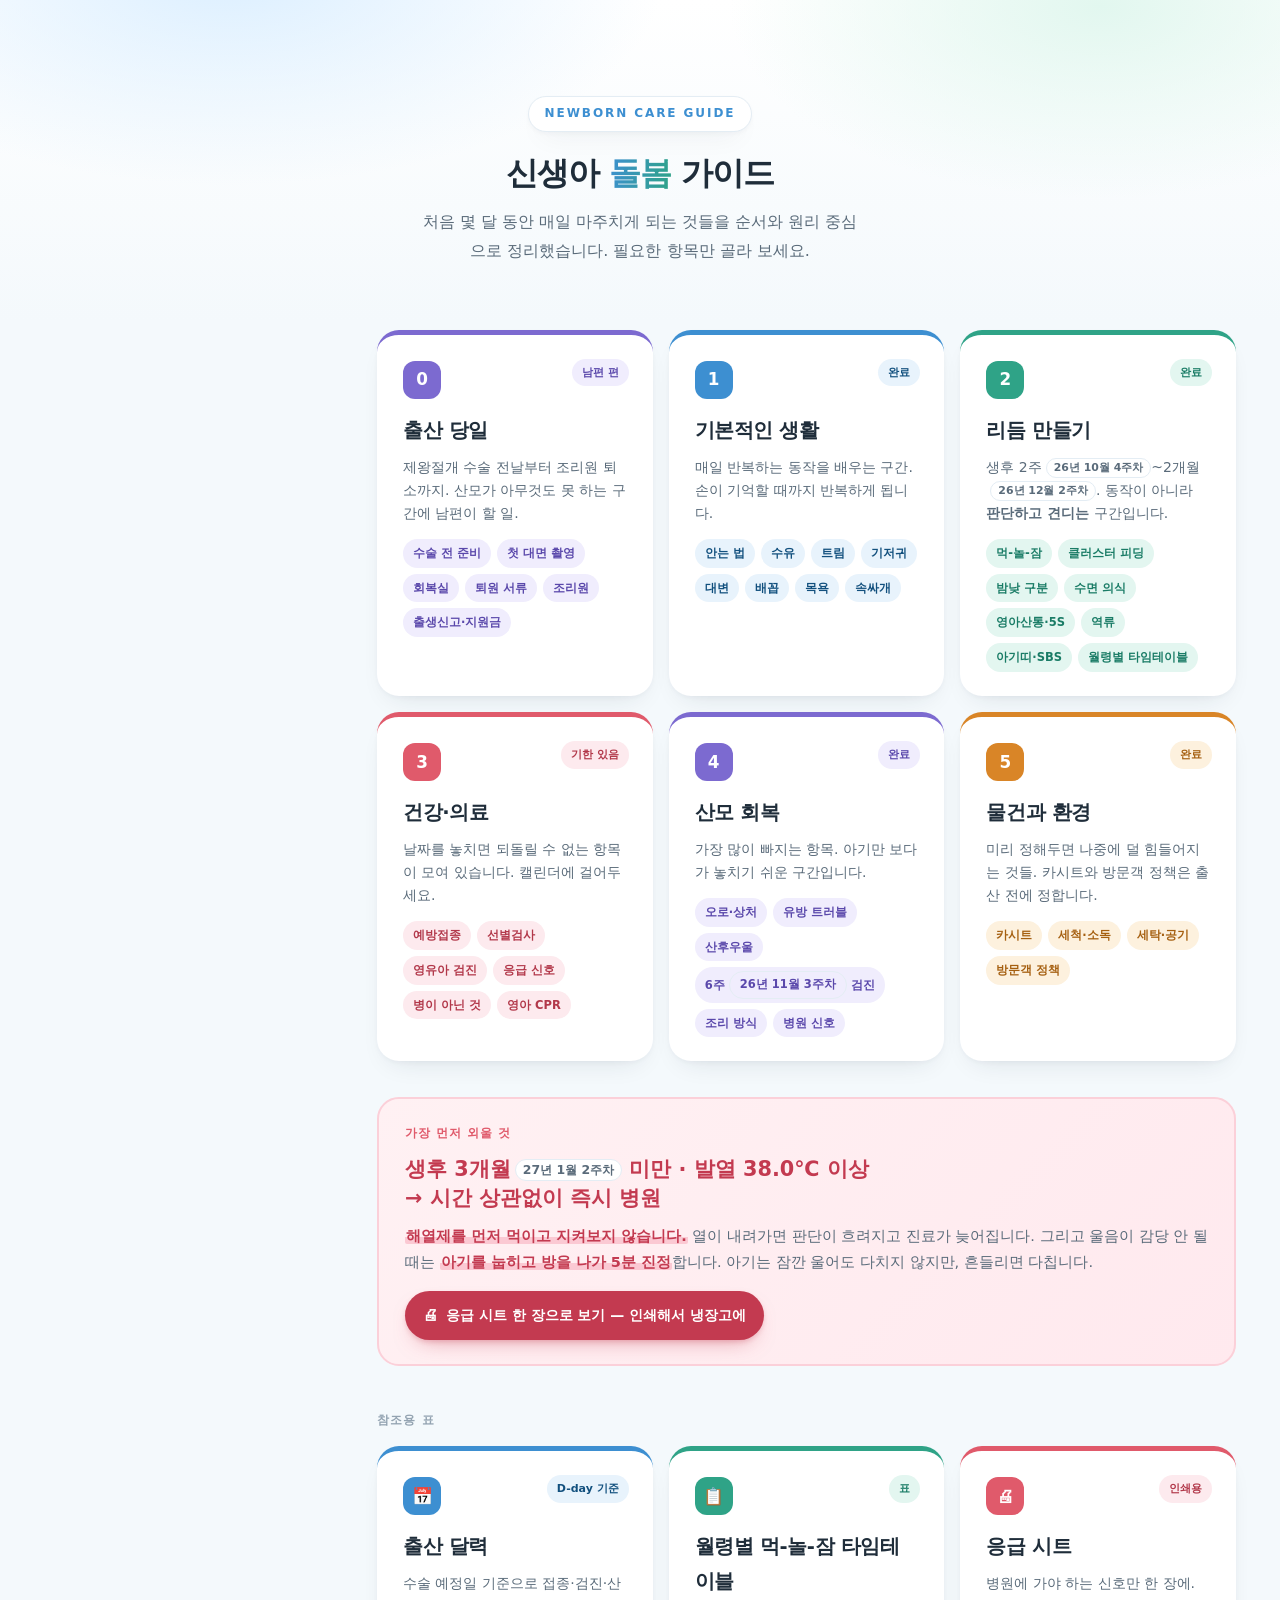
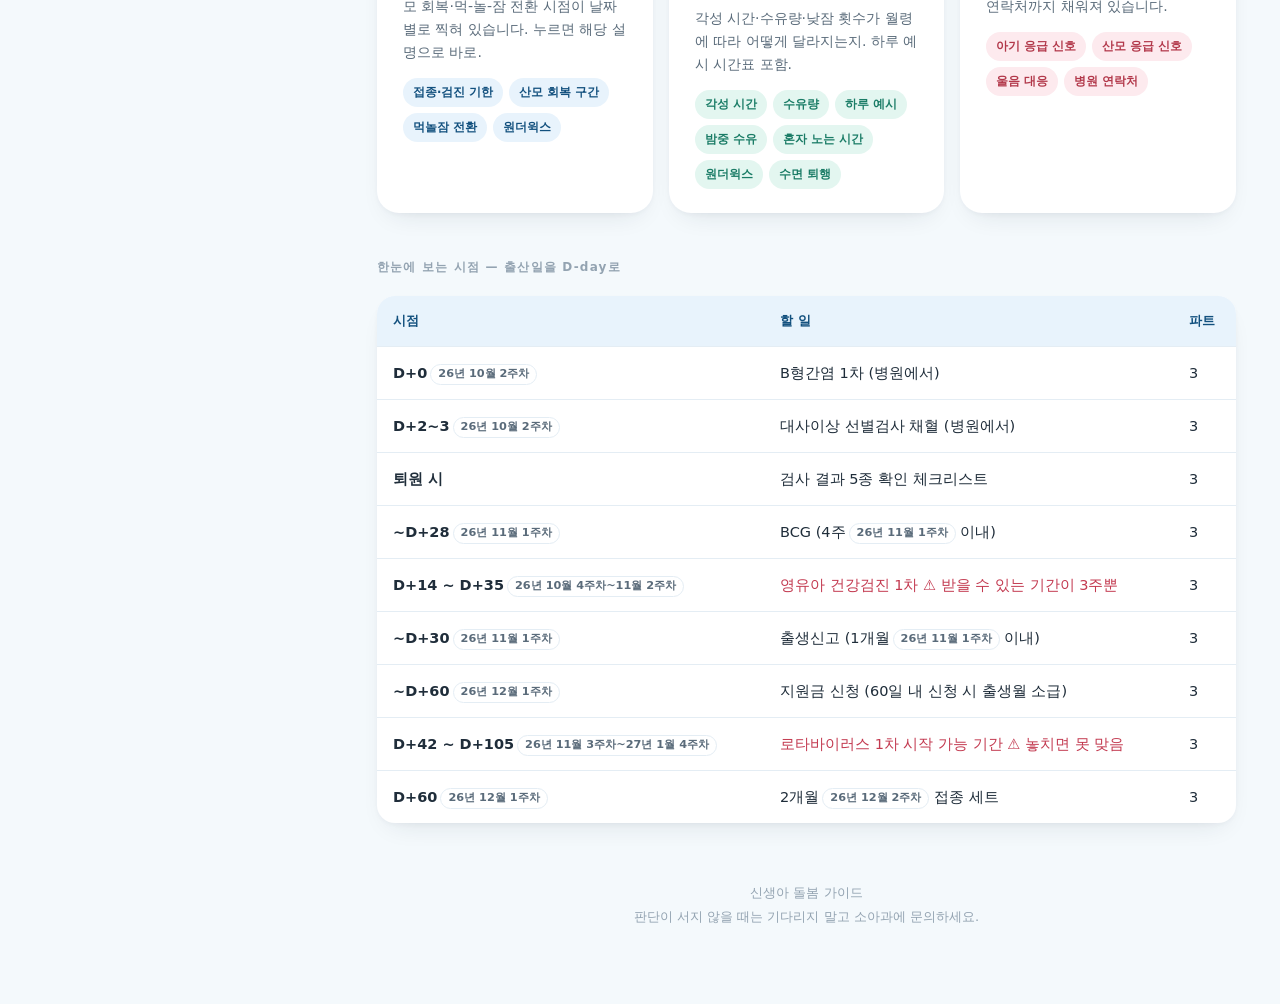
<file: index.html>
<!DOCTYPE html>
<html lang="ko">
<head>
<meta charset="UTF-8">
<meta name="viewport" content="width=device-width, initial-scale=1">
<title>신생아 돌봄 가이드</title>
<link rel="stylesheet" href="style.css">
</head>
<body class="home">

<div class="hero">
  <div class="wrap">
    <p class="eyebrow">NEWBORN CARE GUIDE</p>
    <h1>신생아 <span class="grad">돌봄</span> 가이드</h1>
    <p class="lede">처음 몇 달 동안 매일 마주치게 되는 것들을 순서와 원리 중심으로 정리했습니다. 필요한 항목만 골라 보세요.</p>
  </div>
</div>

<main class="wrap" style="max-width:1000px">

  <div class="cards">

    <a class="card ready" href="birth.html" style="--c:#7c6ad0;--cbg:#f0edfd;--cdk:#5a48ab">
      <span class="flag">남편 편</span>
      <span class="cnum">0</span>
      <h3>출산 당일</h3>
      <p>제왕절개 수술 전날부터 조리원 퇴소까지. 산모가 아무것도 못 하는 구간에 남편이 할 일.</p>
      <div class="tags">
        <span>수술 전 준비</span><span>첫 대면 촬영</span><span>회복실</span>
        <span>퇴원 서류</span><span>조리원</span><span>출생신고·지원금</span>
      </div>
    </a>

    <a class="card ready" href="part1.html" style="--c:#3d8fd1;--cbg:#e8f3fc;--cdk:#12507e">
      <span class="flag">완료</span>
      <span class="cnum">1</span>
      <h3>기본적인 생활</h3>
      <p>매일 반복하는 동작을 배우는 구간. 손이 기억할 때까지 반복하게 됩니다.</p>
      <div class="tags">
        <span>안는 법</span><span>수유</span><span>트림</span><span>기저귀</span>
        <span>대변</span><span>배꼽</span><span>목욕</span><span>속싸개</span>
      </div>
    </a>

    <a class="card ready" href="part2.html" style="--c:#2fa387;--cbg:#e3f6f0;--cdk:#1a7c66">
      <span class="flag">완료</span>
      <span class="cnum">2</span>
      <h3>리듬 만들기</h3>
      <p>생후 2주~2개월. 동작이 아니라 <b>판단하고 견디는</b> 구간입니다.</p>
      <div class="tags">
        <span>먹-놀-잠</span><span>클러스터 피딩</span><span>밤낮 구분</span>
        <span>수면 의식</span><span>영아산통·5S</span><span>역류</span><span>아기띠·SBS</span>
        <span>월령별 타임테이블</span>
      </div>
    </a>

    <a class="card ready" href="part3.html" style="--c:#e05a6b;--cbg:#fdeaee;--cdk:#b2384a">
      <span class="flag">기한 있음</span>
      <span class="cnum">3</span>
      <h3>건강·의료</h3>
      <p>날짜를 놓치면 되돌릴 수 없는 항목이 모여 있습니다. 캘린더에 걸어두세요.</p>
      <div class="tags">
        <span>예방접종</span><span>선별검사</span><span>영유아 검진</span>
        <span>응급 신호</span><span>병이 아닌 것</span><span>영아 CPR</span>
      </div>
    </a>

    <a class="card ready" href="part4.html" style="--c:#7c6ad0;--cbg:#f0edfd;--cdk:#5a48ab">
      <span class="flag">완료</span>
      <span class="cnum">4</span>
      <h3>산모 회복</h3>
      <p>가장 많이 빠지는 항목. 아기만 보다가 놓치기 쉬운 구간입니다.</p>
      <div class="tags">
        <span>오로·상처</span><span>유방 트러블</span><span>산후우울</span>
        <span>6주 검진</span><span>조리 방식</span><span>병원 신호</span>
      </div>
    </a>

    <a class="card ready" href="part5.html" style="--c:#d98527;--cbg:#fdf1de;--cdk:#a55f10">
      <span class="flag">완료</span>
      <span class="cnum">5</span>
      <h3>물건과 환경</h3>
      <p>미리 정해두면 나중에 덜 힘들어지는 것들. 카시트와 방문객 정책은 출산 전에 정합니다.</p>
      <div class="tags">
        <span>카시트</span><span>세척·소독</span><span>세탁·공기</span><span>방문객 정책</span>
      </div>
    </a>

  </div>

  <div class="home-note">
    <h4>가장 먼저 외울 것</h4>
    <p class="big">생후 3개월 미만 · 발열 38.0℃ 이상<br>→ 시간 상관없이 즉시 병원</p>
    <p><strong>해열제를 먼저 먹이고 지켜보지 않습니다.</strong> 열이 내려가면 판단이 흐려지고 진료가 늦어집니다. 그리고 울음이 감당 안 될 때는 <strong>아기를 눕히고 방을 나가 5분 진정</strong>합니다. 아기는 잠깐 울어도 다치지 않지만, 흔들리면 다칩니다.</p>
    <p class="sheet-link"><a href="emergency.html">응급 시트 한 장으로 보기 — 인쇄해서 냉장고에</a></p>
  </div>

  <p class="home-sec-title">참조용 표</p>
  <div class="cards">
    <a class="card ready" href="calendar.html" style="--c:#3d8fd1;--cbg:#e8f3fc;--cdk:#12507e">
      <span class="flag">D-day 기준</span>
      <span class="cnum">📅</span>
      <h3>출산 달력</h3>
      <p>수술 예정일 기준으로 접종·검진·산모 회복·먹-놀-잠 전환 시점이 날짜별로 찍혀 있습니다. 누르면 해당 설명으로 바로.</p>
      <div class="tags">
        <span>접종·검진 기한</span><span>산모 회복 구간</span><span>먹놀잠 전환</span><span>원더윅스</span>
      </div>
    </a>

    <a class="card ready" href="rhythm.html" style="--c:#2fa387;--cbg:#e3f6f0;--cdk:#1a7c66">
      <span class="flag">표</span>
      <span class="cnum">📋</span>
      <h3>월령별 먹-놀-잠 타임테이블</h3>
      <p>각성 시간·수유량·낮잠 횟수가 월령에 따라 어떻게 달라지는지. 하루 예시 시간표 포함.</p>
      <div class="tags">
        <span>각성 시간</span><span>수유량</span><span>하루 예시</span><span>밤중 수유</span>
        <span>혼자 노는 시간</span><span>원더윅스</span><span>수면 퇴행</span>
      </div>
    </a>

    <a class="card ready" href="emergency.html" style="--c:#e05a6b;--cbg:#fdeaee;--cdk:#b2384a">
      <span class="flag">인쇄용</span>
      <span class="cnum">🖨</span>
      <h3>응급 시트</h3>
      <p>병원에 가야 하는 신호만 한 장에. 연락처까지 채워져 있습니다.</p>
      <div class="tags">
        <span>아기 응급 신호</span><span>산모 응급 신호</span>
        <span>울음 대응</span><span>병원 연락처</span>
      </div>
    </a>
  </div>

  <p class="home-sec-title">한눈에 보는 시점 — 출산일을 D-day로</p>
  <div class="table-scroll">
    <table>
      <thead><tr><th>시점</th><th>할 일</th><th>파트</th></tr></thead>
      <tbody>
        <tr><td>D+0</td><td class="wrapok">B형간염 1차 (병원에서)</td><td>3</td></tr>
        <tr><td>D+2~3</td><td class="wrapok">대사이상 선별검사 채혈 (병원에서)</td><td>3</td></tr>
        <tr><td>퇴원 시</td><td class="wrapok">검사 결과 5종 확인 체크리스트</td><td>3</td></tr>
        <tr><td>~D+28</td><td class="wrapok">BCG (4주 이내)</td><td>3</td></tr>
        <tr><td>D+14 ~ D+35</td><td class="wrapok bad">영유아 건강검진 1차 ⚠️ 받을 수 있는 기간이 3주뿐</td><td>3</td></tr>
        <tr><td>~D+30</td><td class="wrapok">출생신고 (1개월 이내)</td><td>3</td></tr>
        <tr><td>~D+60</td><td class="wrapok">지원금 신청 (60일 내 신청 시 출생월 소급)</td><td>3</td></tr>
        <tr><td>D+42 ~ D+105</td><td class="wrapok bad">로타바이러스 1차 시작 가능 기간 ⚠️ 놓치면 못 맞음</td><td>3</td></tr>
        <tr><td>D+60</td><td class="wrapok">2개월 접종 세트</td><td>3</td></tr>
      </tbody>
    </table>
  </div>

</main>

<footer>
  <div class="wrap" style="max-width:1000px">
    신생아 돌봄 가이드<br>
    판단이 서지 않을 때는 기다리지 말고 소아과에 문의하세요.
  </div>
</footer>

<script src="dates.js"></script>
</body>
</html>
</file>
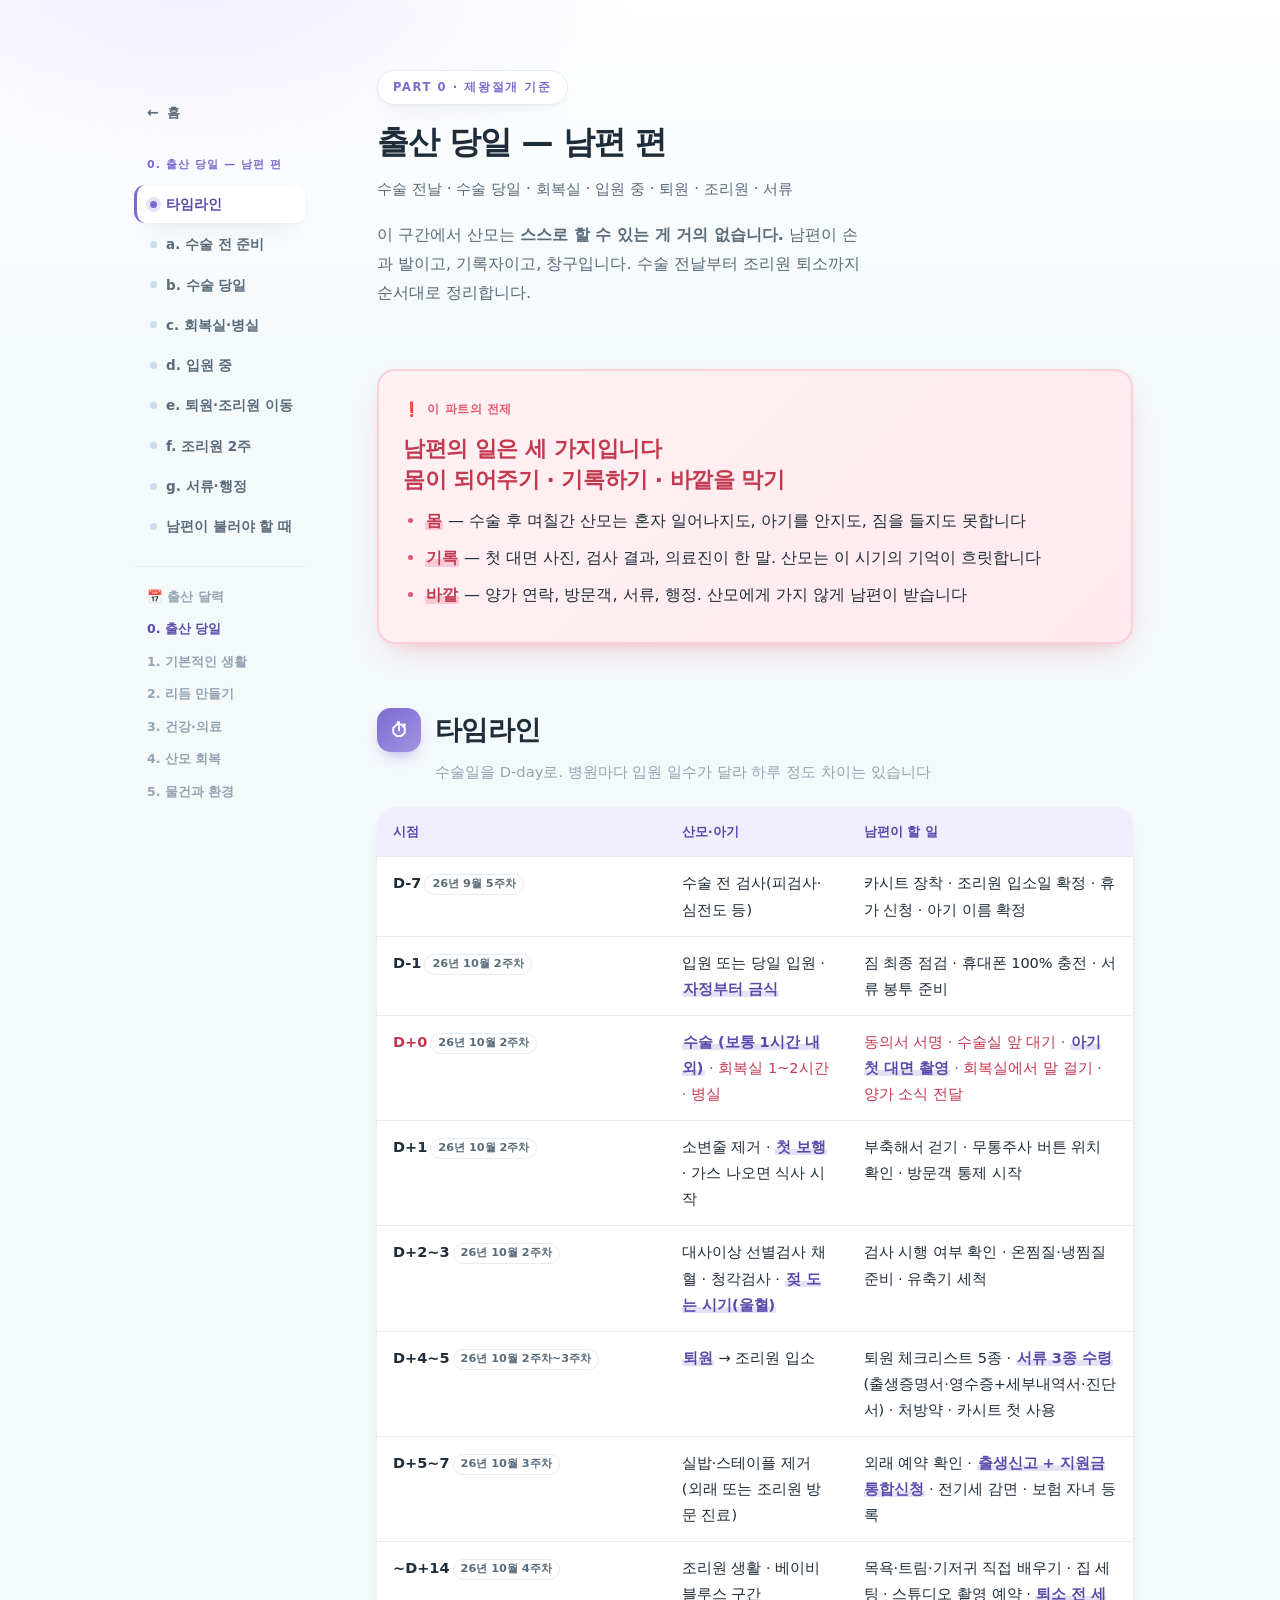
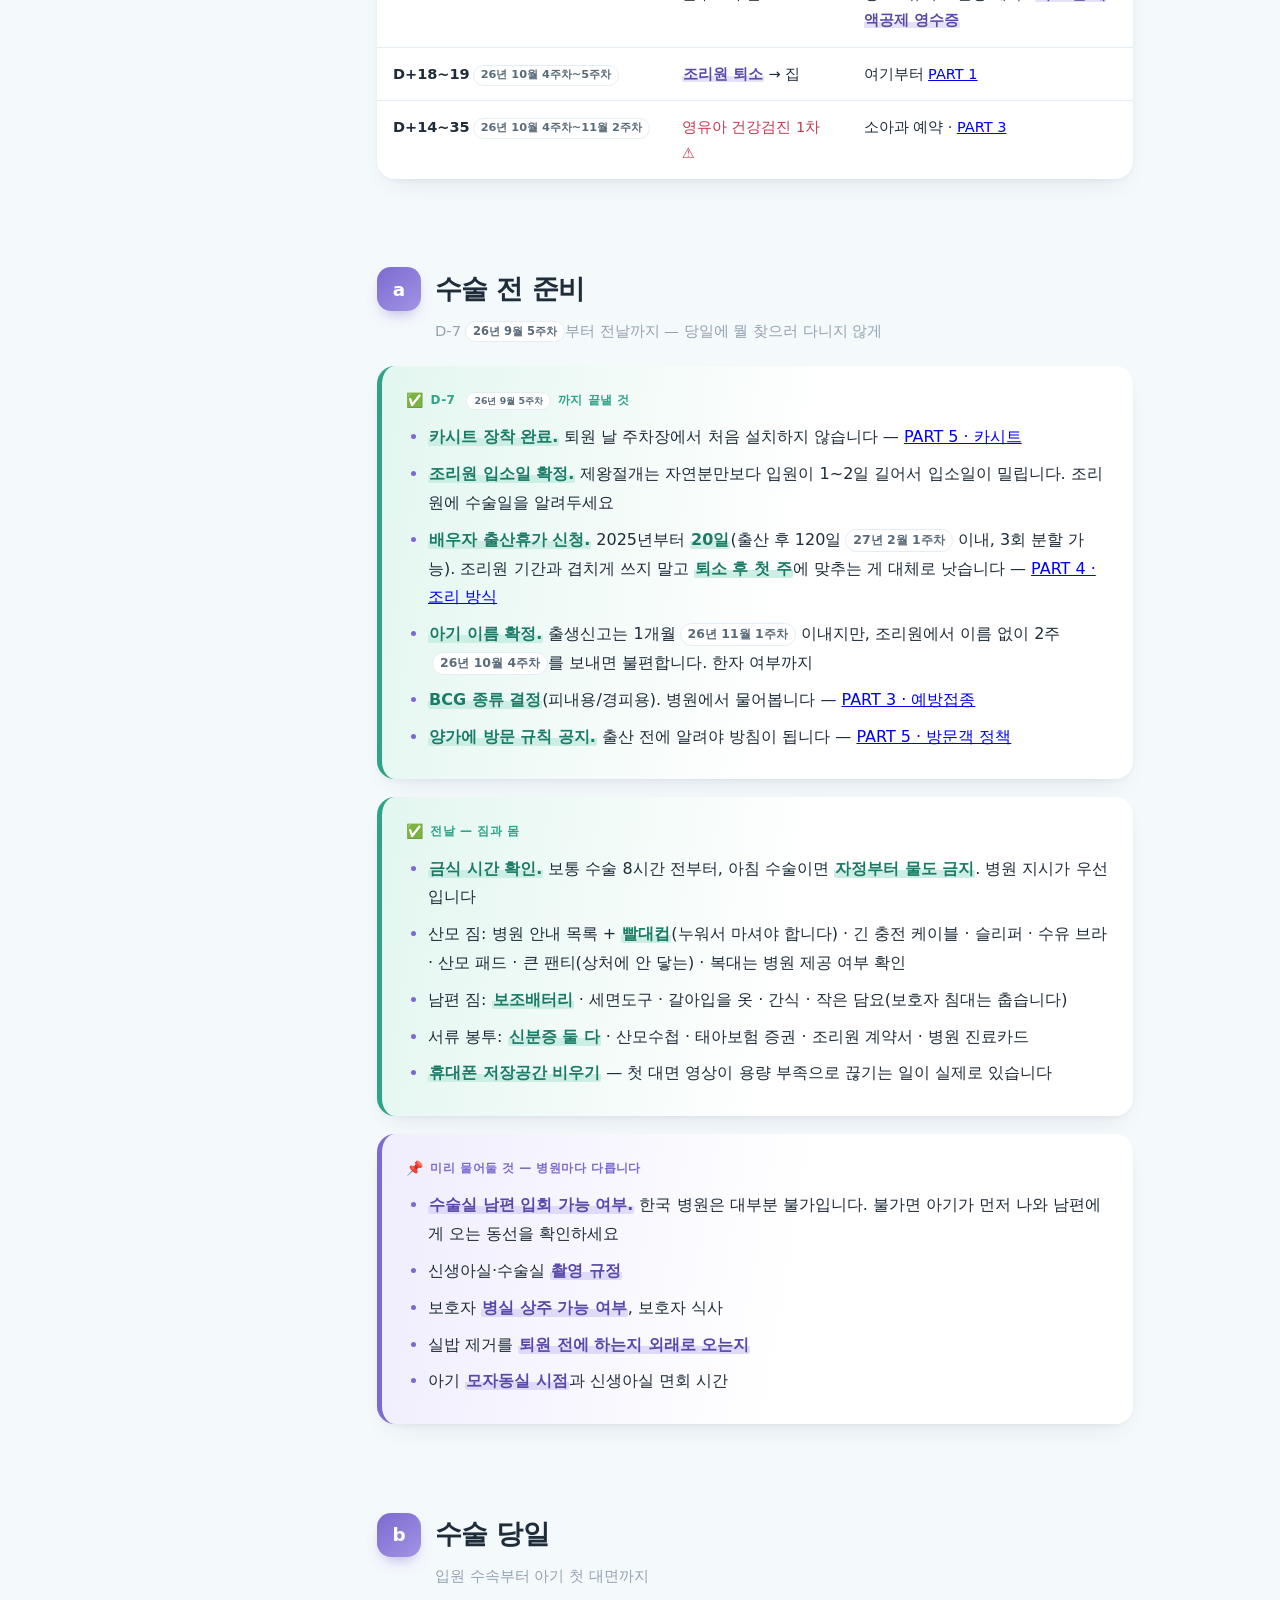
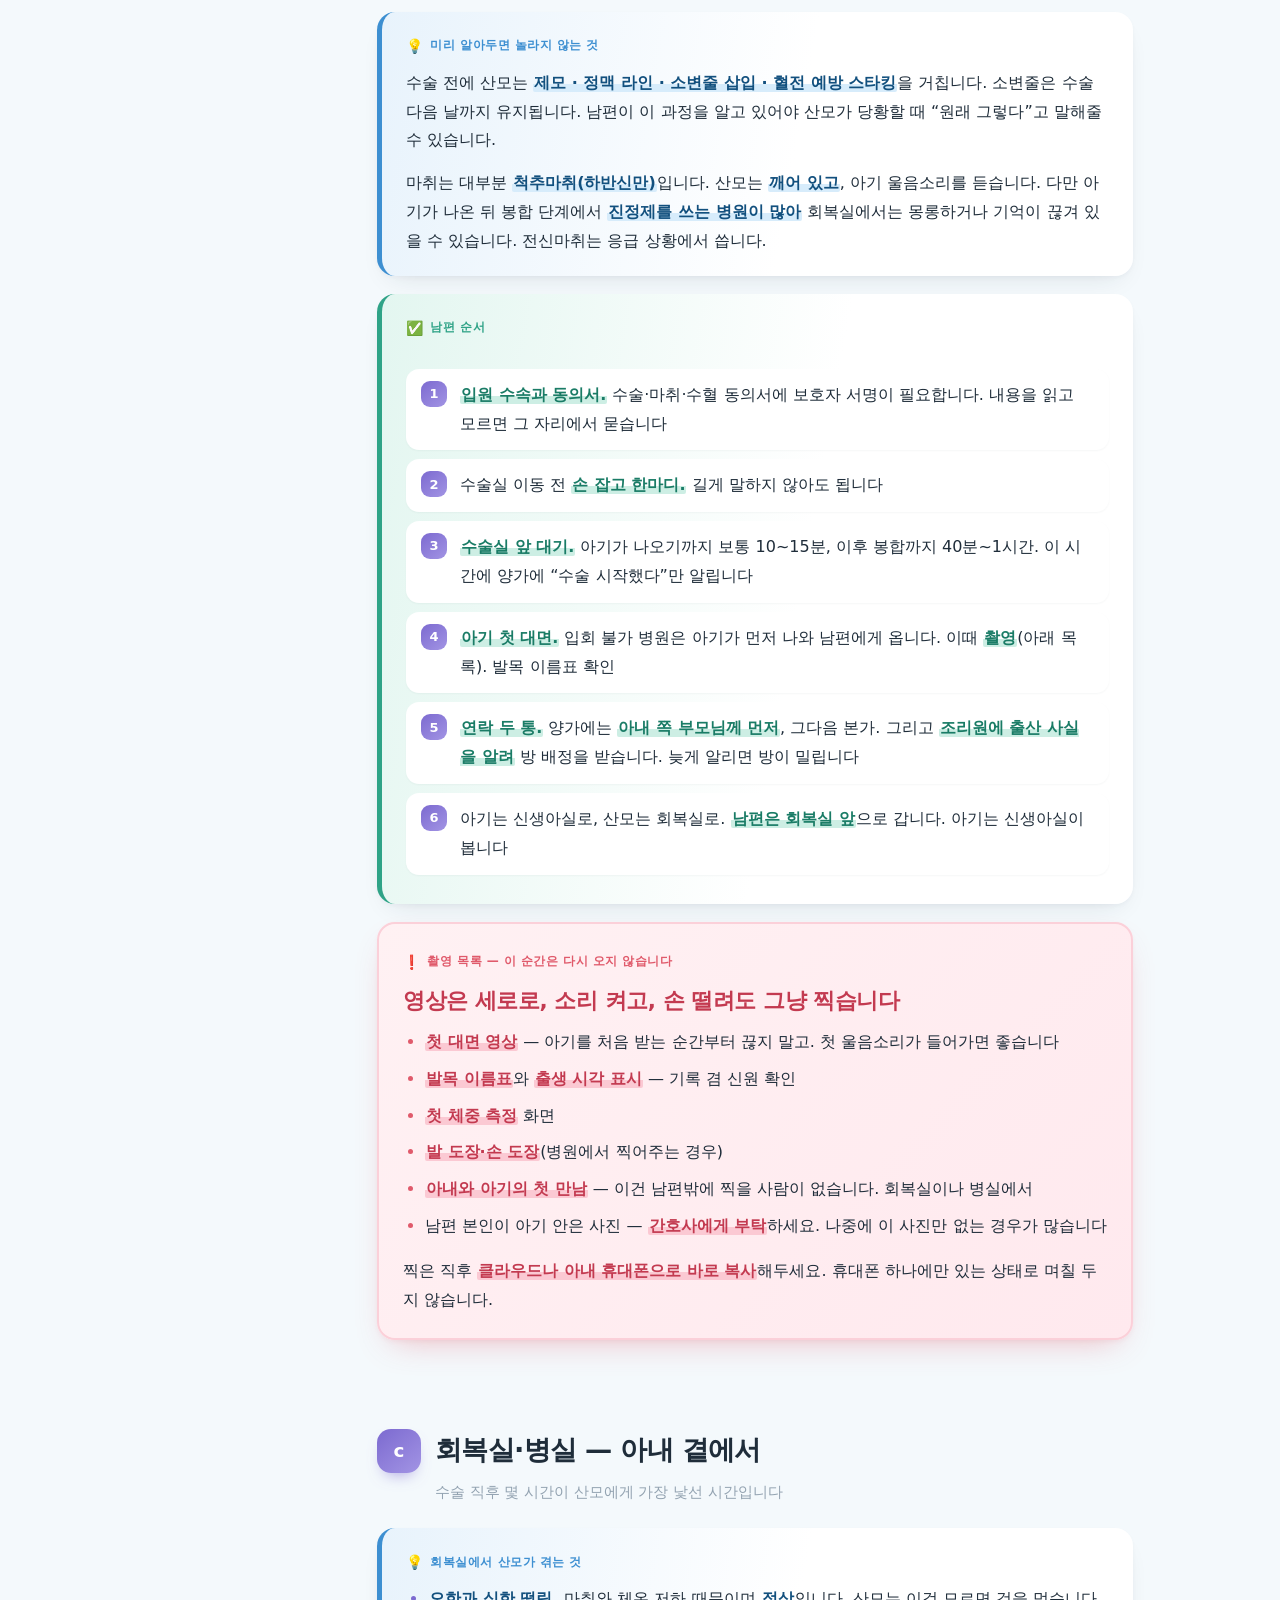
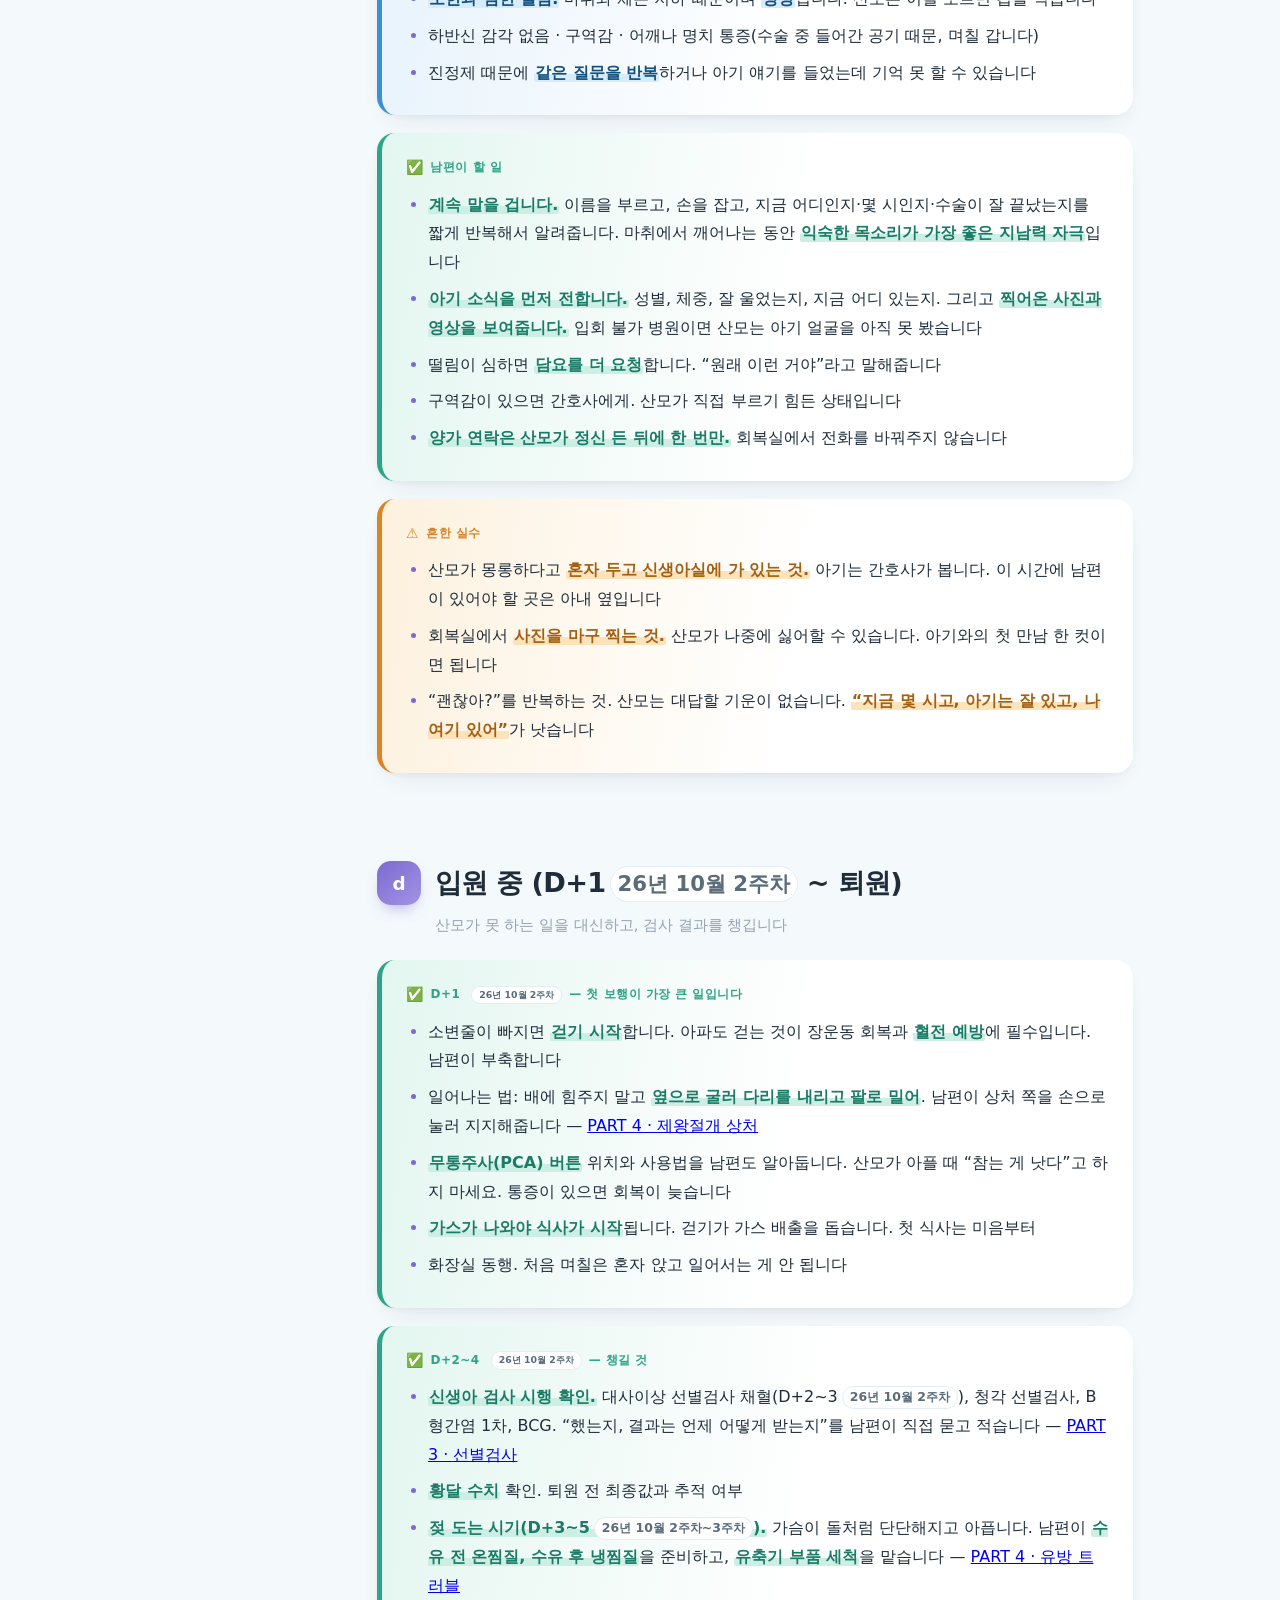
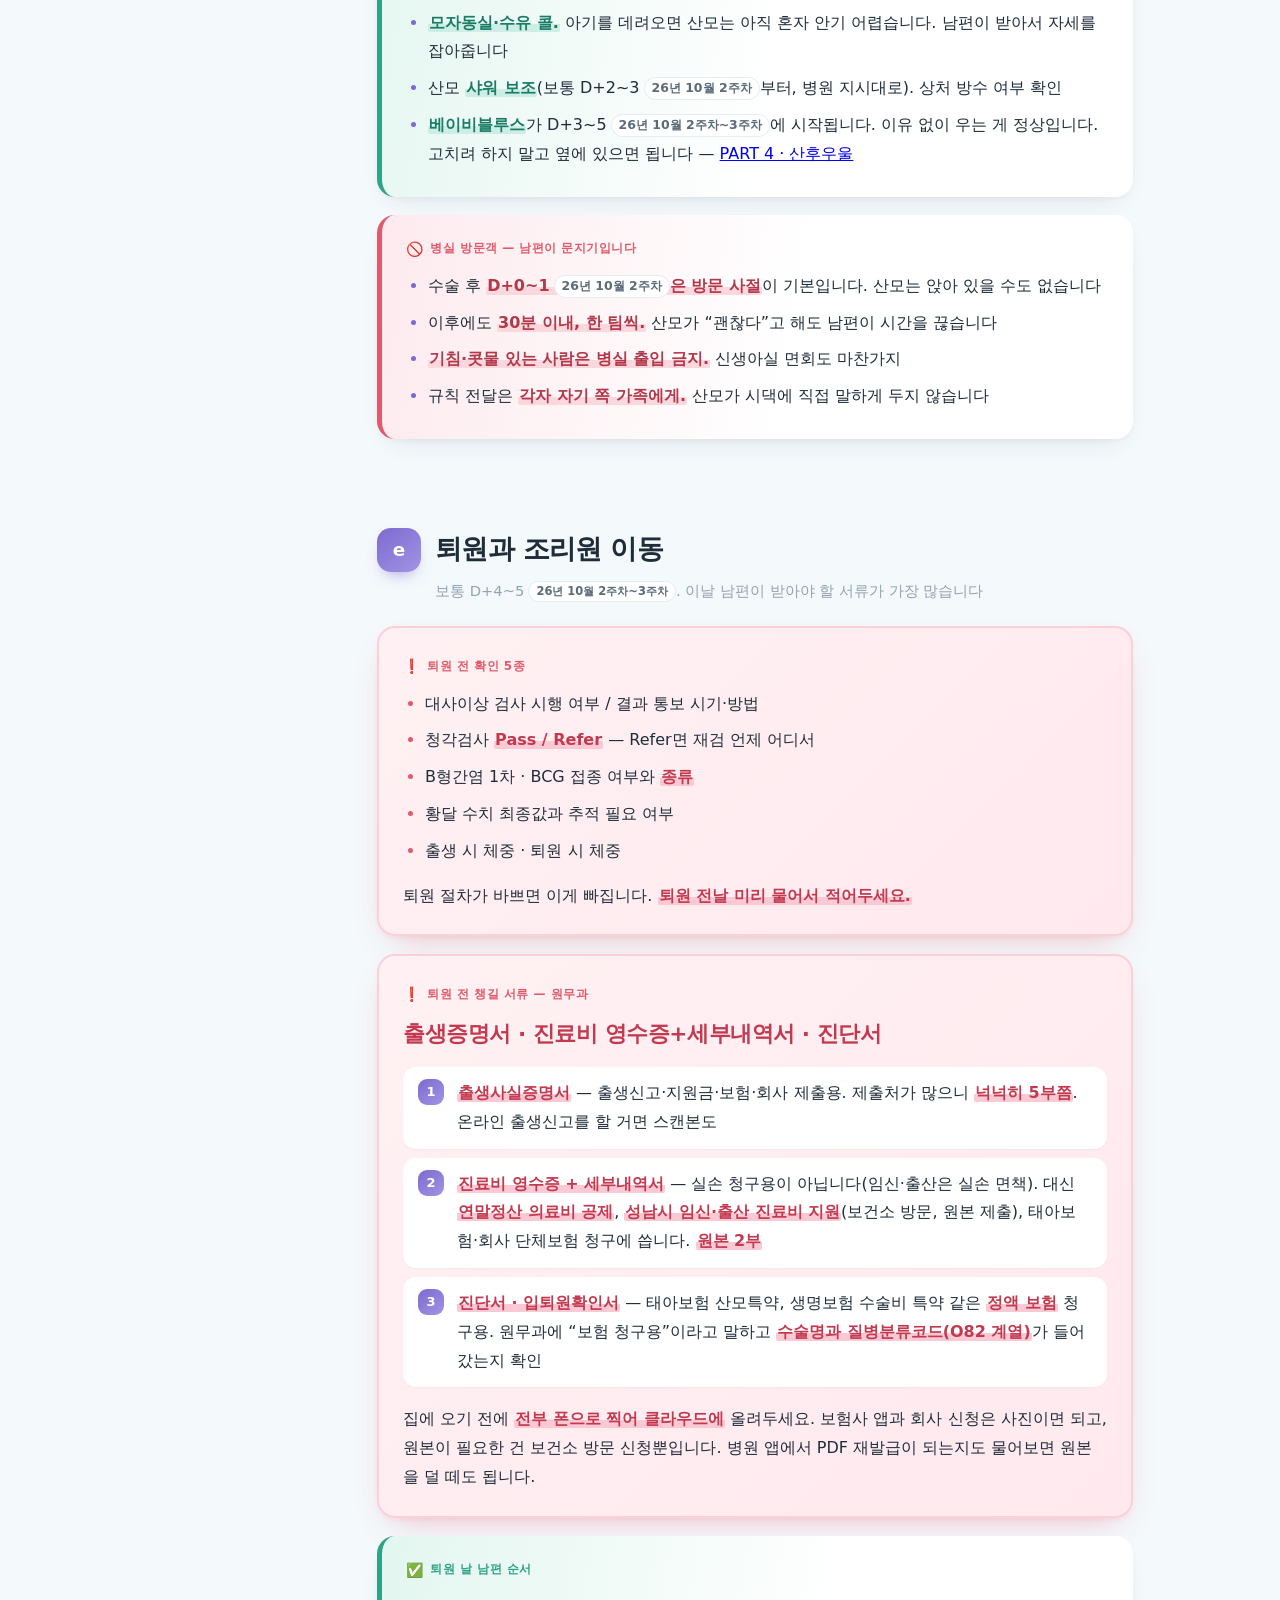
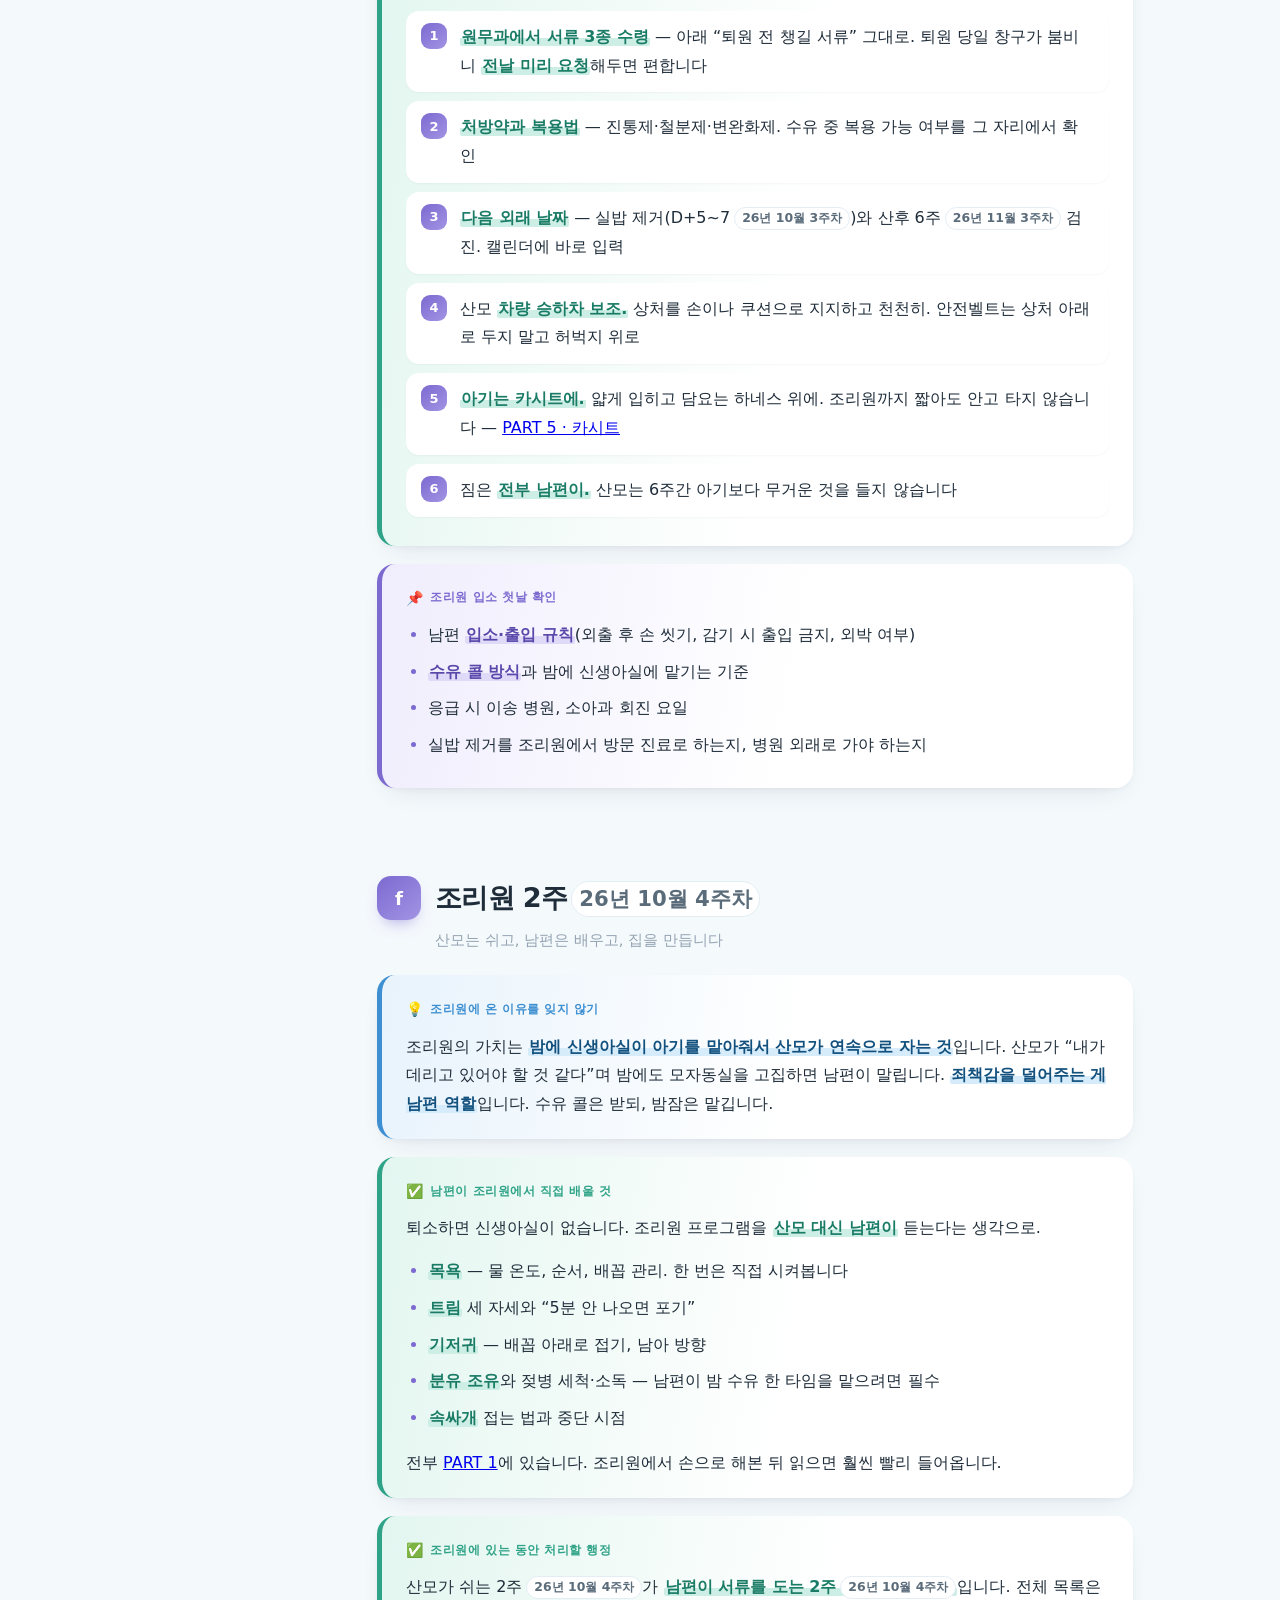
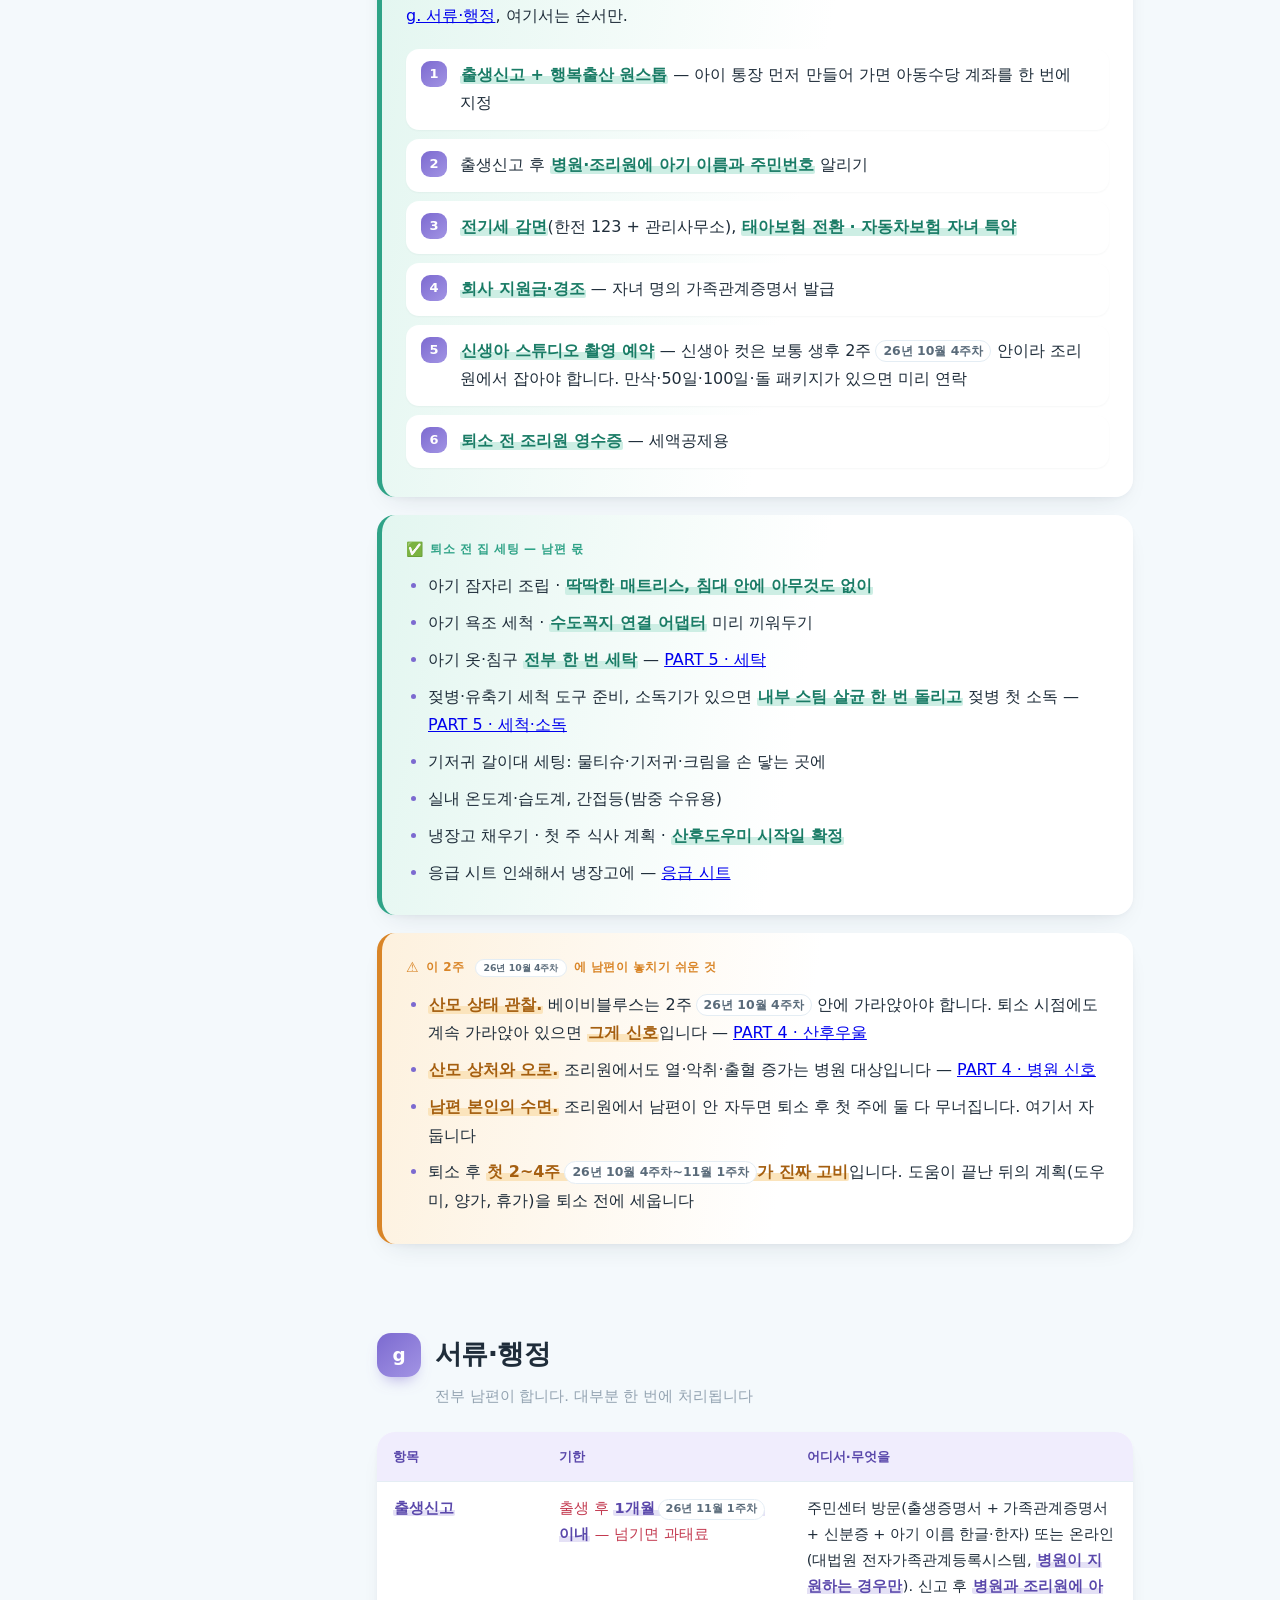
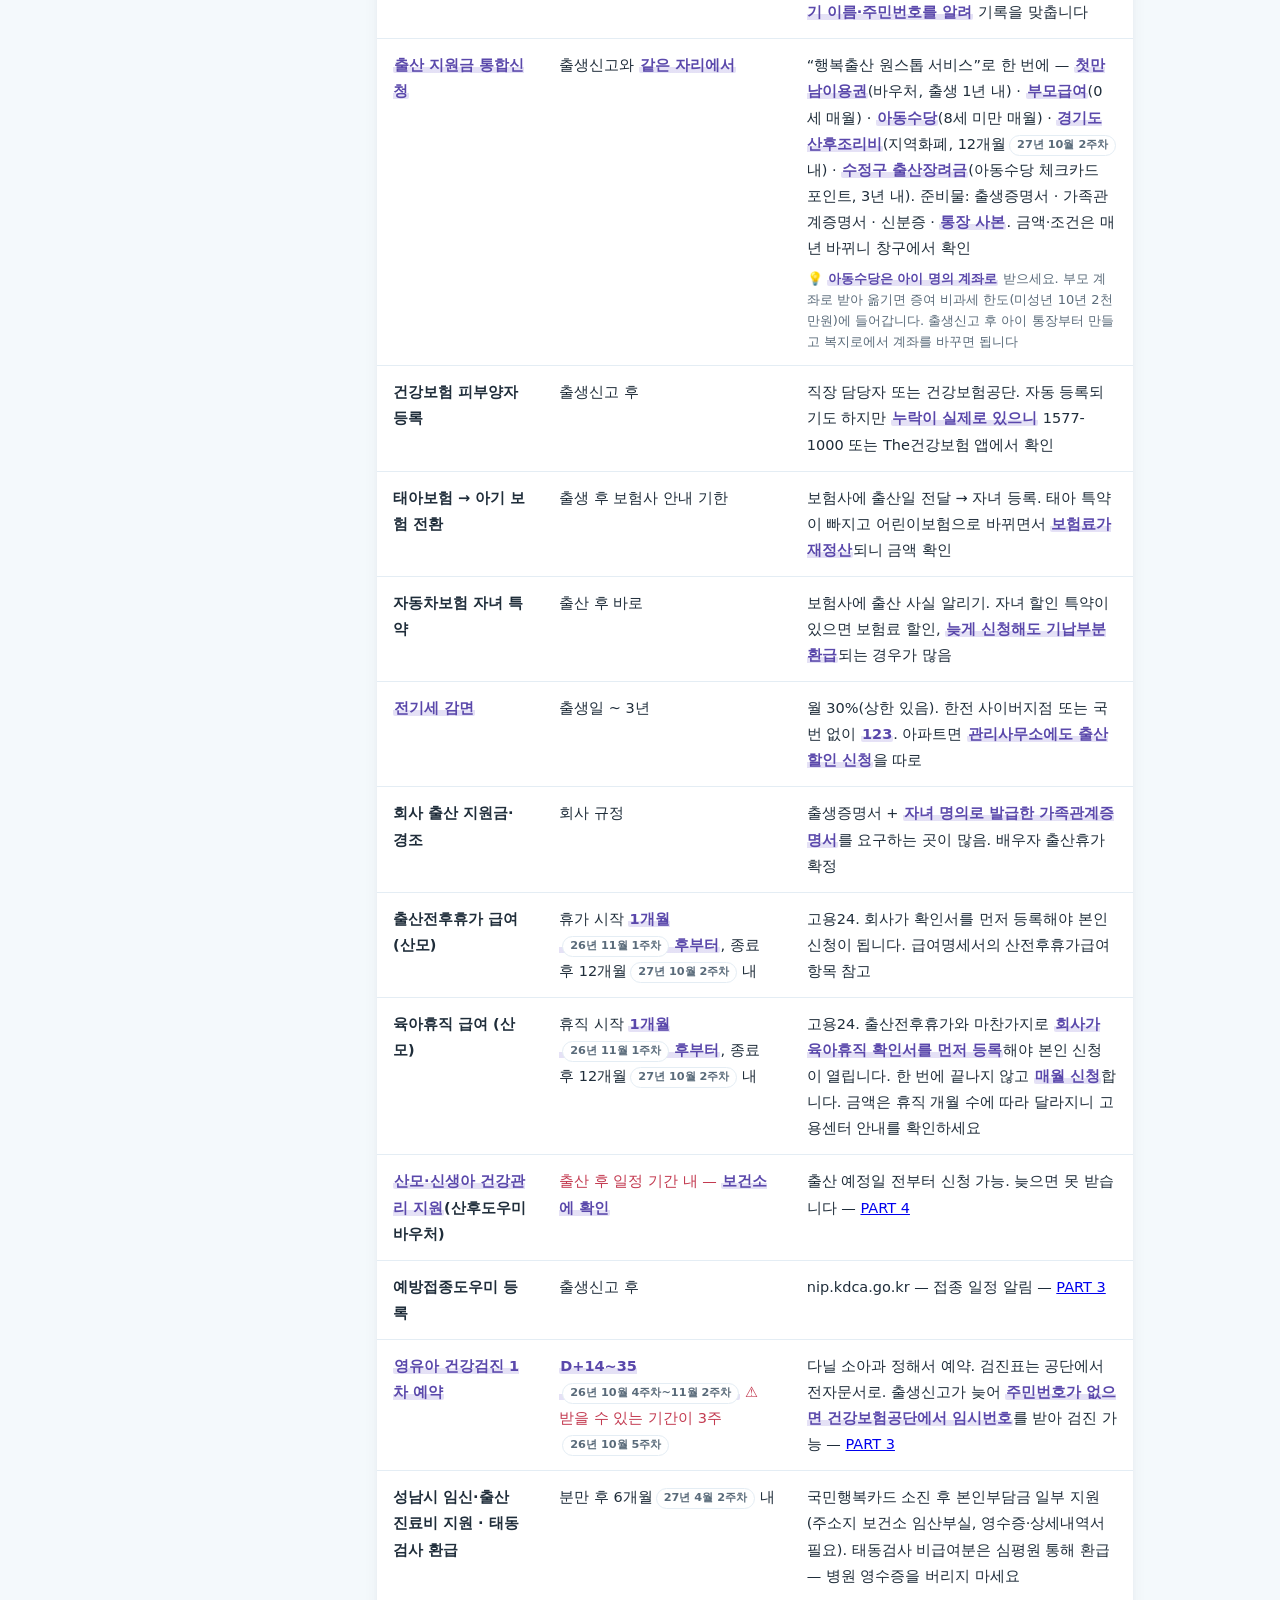
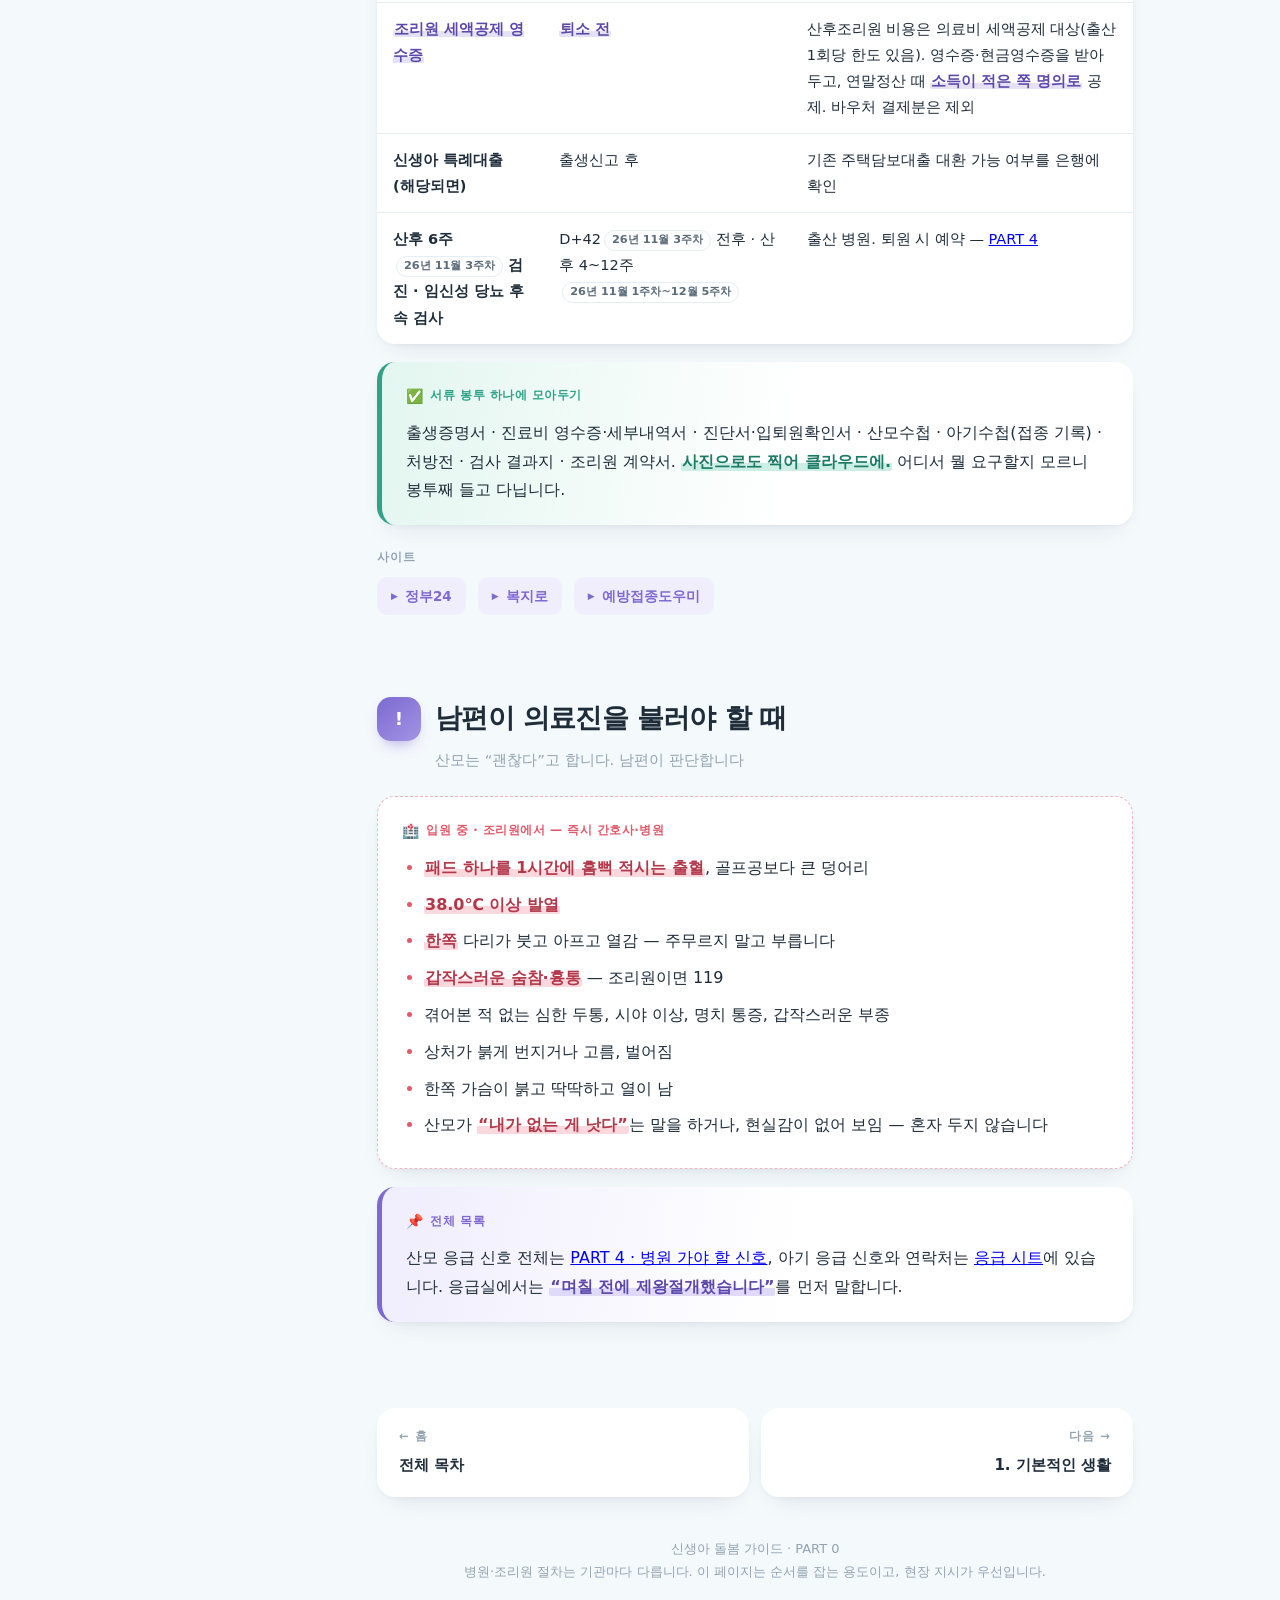
<file: birth.html>
<!DOCTYPE html>
<html lang="ko">
<head>
<meta charset="UTF-8">
<meta name="viewport" content="width=device-width, initial-scale=1">
<title>0. 출산 당일 — 남편 편 — 신생아 돌봄 가이드</title>
<link rel="stylesheet" href="style.css">
</head>
<body class="p4">

<nav class="toc">
  <div class="wrap">
    <a class="home" href="index.html">홈</a>
    <p class="toc-title">0. 출산 당일 — 남편 편</p>
    <a class="item" href="#t"><span class="dot"></span>타임라인</a>
    <a class="item" href="#a"><span class="dot"></span>a. 수술 전 준비</a>
    <a class="item" href="#b"><span class="dot"></span>b. 수술 당일</a>
    <a class="item" href="#c"><span class="dot"></span>c. 회복실·병실</a>
    <a class="item" href="#d"><span class="dot"></span>d. 입원 중</a>
    <a class="item" href="#e"><span class="dot"></span>e. 퇴원·조리원 이동</a>
    <a class="item" href="#f"><span class="dot"></span>f. 조리원 2주</a>
    <a class="item" href="#g"><span class="dot"></span>g. 서류·행정</a>
    <a class="item" href="#z"><span class="dot"></span>남편이 불러야 할 때</a>
    <div class="parts">
      <a href="calendar.html">📅 출산 달력</a>
      <a class="here" href="birth.html">0. 출산 당일</a>
      <a href="part1.html">1. 기본적인 생활</a>
      <a href="part2.html">2. 리듬 만들기</a>
      <a href="part3.html">3. 건강·의료</a>
      <a href="part4.html">4. 산모 회복</a>
      <a href="part5.html">5. 물건과 환경</a>
    </div>
  </div>
</nav>

<header class="page-head">
  <div class="wrap">
    <p class="part-badge">PART 0 · 제왕절개 기준</p>
    <h1>출산 당일 — 남편 편</h1>
    <p class="subtitle">수술 전날 · 수술 당일 · 회복실 · 입원 중 · 퇴원 · 조리원 · 서류</p>
    <p class="lede">이 구간에서 산모는 <b>스스로 할 수 있는 게 거의 없습니다.</b> 남편이 손과 발이고, 기록자이고, 창구입니다. 수술 전날부터 조리원 퇴소까지 순서대로 정리합니다.</p>
  </div>
</header>

<main class="wrap">

<div class="box critical">
  <span class="label">이 파트의 전제</span>
  <p class="big">남편의 일은 세 가지입니다<br>몸이 되어주기 · 기록하기 · 바깥을 막기</p>
  <ul>
    <li><strong>몸</strong> — 수술 후 며칠간 산모는 혼자 일어나지도, 아기를 안지도, 짐을 들지도 못합니다</li>
    <li><strong>기록</strong> — 첫 대면 사진, 검사 결과, 의료진이 한 말. 산모는 이 시기의 기억이 흐릿합니다</li>
    <li><strong>바깥</strong> — 양가 연락, 방문객, 서류, 행정. 산모에게 가지 않게 남편이 받습니다</li>
  </ul>
</div>

<!-- ============ t ============ -->
<section id="t">
  <div class="sec-head"><span class="sec-num">⏱</span><h2>타임라인</h2></div>
  <p class="sec-sub">수술일을 D-day로. 병원마다 입원 일수가 달라 하루 정도 차이는 있습니다</p>

  <div class="table-scroll">
    <table>
      <thead><tr><th>시점</th><th>산모·아기</th><th>남편이 할 일</th></tr></thead>
      <tbody>
        <tr><td>D-7</td><td class="wrapok">수술 전 검사(피검사·심전도 등)</td><td class="wrapok">카시트 장착 · 조리원 입소일 확정 · 휴가 신청 · 아기 이름 확정</td></tr>
        <tr><td>D-1</td><td class="wrapok">입원 또는 당일 입원 · <strong>자정부터 금식</strong></td><td class="wrapok">짐 최종 점검 · 휴대폰 100% 충전 · 서류 봉투 준비</td></tr>
        <tr><td class="bad">D+0</td><td class="bad wrapok"><strong>수술 (보통 1시간 내외)</strong> · 회복실 1~2시간 · 병실</td><td class="bad wrapok">동의서 서명 · 수술실 앞 대기 · <strong>아기 첫 대면 촬영</strong> · 회복실에서 말 걸기 · 양가 소식 전달</td></tr>
        <tr><td>D+1</td><td class="wrapok">소변줄 제거 · <strong>첫 보행</strong> · 가스 나오면 식사 시작</td><td class="wrapok">부축해서 걷기 · 무통주사 버튼 위치 확인 · 방문객 통제 시작</td></tr>
        <tr><td>D+2~3</td><td class="wrapok">대사이상 선별검사 채혈 · 청각검사 · <strong>젖 도는 시기(울혈)</strong></td><td class="wrapok">검사 시행 여부 확인 · 온찜질·냉찜질 준비 · 유축기 세척</td></tr>
        <tr><td>D+4~5</td><td class="wrapok"><strong>퇴원</strong> → 조리원 입소</td><td class="wrapok">퇴원 체크리스트 5종 · <strong>서류 3종 수령</strong>(출생증명서·영수증+세부내역서·진단서) · 처방약 · 카시트 첫 사용</td></tr>
        <tr><td>D+5~7</td><td class="wrapok">실밥·스테이플 제거(외래 또는 조리원 방문 진료)</td><td class="wrapok">외래 예약 확인 · <strong>출생신고 + 지원금 통합신청</strong> · 전기세 감면 · 보험 자녀 등록</td></tr>
        <tr><td>~D+14</td><td class="wrapok">조리원 생활 · 베이비블루스 구간</td><td class="wrapok">목욕·트림·기저귀 직접 배우기 · 집 세팅 · 스튜디오 촬영 예약 · <strong>퇴소 전 세액공제 영수증</strong></td></tr>
        <tr><td>D+18~19</td><td class="wrapok"><strong>조리원 퇴소</strong> → 집</td><td class="wrapok">여기부터 <a href="part1.html">PART 1</a></td></tr>
        <tr><td>D+14~35</td><td class="bad wrapok">영유아 건강검진 1차 ⚠️</td><td class="wrapok">소아과 예약 · <a href="part3.html#c">PART 3</a></td></tr>
      </tbody>
    </table>
  </div>
</section>

<!-- ============ a ============ -->
<section id="a">
  <div class="sec-head"><span class="sec-num">a</span><h2>수술 전 준비</h2></div>
  <p class="sec-sub">D-7부터 전날까지 — 당일에 뭘 찾으러 다니지 않게</p>

  <div class="box do">
    <span class="label">D-7까지 끝낼 것</span>
    <ul>
      <li><strong>카시트 장착 완료.</strong> 퇴원 날 주차장에서 처음 설치하지 않습니다 — <a href="part5.html#a">PART 5 · 카시트</a></li>
      <li><strong>조리원 입소일 확정.</strong> 제왕절개는 자연분만보다 입원이 1~2일 길어서 입소일이 밀립니다. 조리원에 수술일을 알려두세요</li>
      <li><strong>배우자 출산휴가 신청.</strong> 2025년부터 <strong>20일</strong>(출산 후 120일 이내, 3회 분할 가능). 조리원 기간과 겹치게 쓰지 말고 <strong>퇴소 후 첫 주</strong>에 맞추는 게 대체로 낫습니다 — <a href="part4.html#e">PART 4 · 조리 방식</a></li>
      <li><strong>아기 이름 확정.</strong> 출생신고는 1개월 이내지만, 조리원에서 이름 없이 2주를 보내면 불편합니다. 한자 여부까지</li>
      <li><strong>BCG 종류 결정</strong>(피내용/경피용). 병원에서 물어봅니다 — <a href="part3.html#a">PART 3 · 예방접종</a></li>
      <li><strong>양가에 방문 규칙 공지.</strong> 출산 전에 알려야 방침이 됩니다 — <a href="part5.html#d">PART 5 · 방문객 정책</a></li>
    </ul>
  </div>

  <div class="box do">
    <span class="label">전날 — 짐과 몸</span>
    <ul>
      <li><strong>금식 시간 확인.</strong> 보통 수술 8시간 전부터, 아침 수술이면 <strong>자정부터 물도 금지</strong>. 병원 지시가 우선입니다</li>
      <li>산모 짐: 병원 안내 목록 + <strong>빨대컵</strong>(누워서 마셔야 합니다) · 긴 충전 케이블 · 슬리퍼 · 수유 브라 · 산모 패드 · 큰 팬티(상처에 안 닿는) · 복대는 병원 제공 여부 확인</li>
      <li>남편 짐: <strong>보조배터리</strong> · 세면도구 · 갈아입을 옷 · 간식 · 작은 담요(보호자 침대는 춥습니다)</li>
      <li>서류 봉투: <strong>신분증 둘 다</strong> · 산모수첩 · 태아보험 증권 · 조리원 계약서 · 병원 진료카드</li>
      <li><strong>휴대폰 저장공간 비우기</strong> — 첫 대면 영상이 용량 부족으로 끊기는 일이 실제로 있습니다</li>
    </ul>
  </div>

  <div class="box info">
    <span class="label">미리 물어둘 것 — 병원마다 다릅니다</span>
    <ul>
      <li><strong>수술실 남편 입회 가능 여부.</strong> 한국 병원은 대부분 불가입니다. 불가면 아기가 먼저 나와 남편에게 오는 동선을 확인하세요</li>
      <li>신생아실·수술실 <strong>촬영 규정</strong></li>
      <li>보호자 <strong>병실 상주 가능 여부</strong>, 보호자 식사</li>
      <li>실밥 제거를 <strong>퇴원 전에 하는지 외래로 오는지</strong></li>
      <li>아기 <strong>모자동실 시점</strong>과 신생아실 면회 시간</li>
    </ul>
  </div>
</section>

<!-- ============ b ============ -->
<section id="b">
  <div class="sec-head"><span class="sec-num">b</span><h2>수술 당일</h2></div>
  <p class="sec-sub">입원 수속부터 아기 첫 대면까지</p>

  <div class="box why">
    <span class="label">미리 알아두면 놀라지 않는 것</span>
    <p>수술 전에 산모는 <strong>제모 · 정맥 라인 · 소변줄 삽입 · 혈전 예방 스타킹</strong>을 거칩니다. 소변줄은 수술 다음 날까지 유지됩니다. 남편이 이 과정을 알고 있어야 산모가 당황할 때 “원래 그렇다”고 말해줄 수 있습니다.</p>
    <p>마취는 대부분 <strong>척추마취(하반신만)</strong>입니다. 산모는 <strong>깨어 있고</strong>, 아기 울음소리를 듣습니다. 다만 아기가 나온 뒤 봉합 단계에서 <strong>진정제를 쓰는 병원이 많아</strong> 회복실에서는 몽롱하거나 기억이 끊겨 있을 수 있습니다. 전신마취는 응급 상황에서 씁니다.</p>
  </div>

  <div class="box do">
    <span class="label">남편 순서</span>
    <ol class="steps">
      <li><strong>입원 수속과 동의서.</strong> 수술·마취·수혈 동의서에 보호자 서명이 필요합니다. 내용을 읽고 모르면 그 자리에서 묻습니다</li>
      <li>수술실 이동 전 <strong>손 잡고 한마디.</strong> 길게 말하지 않아도 됩니다</li>
      <li><strong>수술실 앞 대기.</strong> 아기가 나오기까지 보통 10~15분, 이후 봉합까지 40분~1시간. 이 시간에 양가에 “수술 시작했다”만 알립니다</li>
      <li><strong>아기 첫 대면.</strong> 입회 불가 병원은 아기가 먼저 나와 남편에게 옵니다. 이때 <strong>촬영</strong>(아래 목록). 발목 이름표 확인</li>
      <li><strong>연락 두 통.</strong> 양가에는 <strong>아내 쪽 부모님께 먼저</strong>, 그다음 본가. 그리고 <strong>조리원에 출산 사실을 알려</strong> 방 배정을 받습니다. 늦게 알리면 방이 밀립니다</li>
      <li>아기는 신생아실로, 산모는 회복실로. <strong>남편은 회복실 앞</strong>으로 갑니다. 아기는 신생아실이 봅니다</li>
    </ol>
  </div>

  <div class="box critical">
    <span class="label">촬영 목록 — 이 순간은 다시 오지 않습니다</span>
    <p class="big">영상은 세로로, 소리 켜고, 손 떨려도 그냥 찍습니다</p>
    <ul>
      <li><strong>첫 대면 영상</strong> — 아기를 처음 받는 순간부터 끊지 말고. 첫 울음소리가 들어가면 좋습니다</li>
      <li><strong>발목 이름표</strong>와 <strong>출생 시각 표시</strong> — 기록 겸 신원 확인</li>
      <li><strong>첫 체중 측정</strong> 화면</li>
      <li><strong>발 도장·손 도장</strong>(병원에서 찍어주는 경우)</li>
      <li><strong>아내와 아기의 첫 만남</strong> — 이건 남편밖에 찍을 사람이 없습니다. 회복실이나 병실에서</li>
      <li>남편 본인이 아기 안은 사진 — <strong>간호사에게 부탁</strong>하세요. 나중에 이 사진만 없는 경우가 많습니다</li>
    </ul>
    <p>찍은 직후 <strong>클라우드나 아내 휴대폰으로 바로 복사</strong>해두세요. 휴대폰 하나에만 있는 상태로 며칠 두지 않습니다.</p>
  </div>
</section>

<!-- ============ c ============ -->
<section id="c">
  <div class="sec-head"><span class="sec-num">c</span><h2>회복실·병실 — 아내 곁에서</h2></div>
  <p class="sec-sub">수술 직후 몇 시간이 산모에게 가장 낯선 시간입니다</p>

  <div class="box why">
    <span class="label">회복실에서 산모가 겪는 것</span>
    <ul>
      <li><strong>오한과 심한 떨림.</strong> 마취와 체온 저하 때문이며 <strong>정상</strong>입니다. 산모는 이걸 모르면 겁을 먹습니다</li>
      <li>하반신 감각 없음 · 구역감 · 어깨나 명치 통증(수술 중 들어간 공기 때문, 며칠 갑니다)</li>
      <li>진정제 때문에 <strong>같은 질문을 반복</strong>하거나 아기 얘기를 들었는데 기억 못 할 수 있습니다</li>
    </ul>
  </div>

  <div class="box do">
    <span class="label">남편이 할 일</span>
    <ul>
      <li><strong>계속 말을 겁니다.</strong> 이름을 부르고, 손을 잡고, 지금 어디인지·몇 시인지·수술이 잘 끝났는지를 짧게 반복해서 알려줍니다. 마취에서 깨어나는 동안 <strong>익숙한 목소리가 가장 좋은 지남력 자극</strong>입니다</li>
      <li><strong>아기 소식을 먼저 전합니다.</strong> 성별, 체중, 잘 울었는지, 지금 어디 있는지. 그리고 <strong>찍어온 사진과 영상을 보여줍니다.</strong> 입회 불가 병원이면 산모는 아기 얼굴을 아직 못 봤습니다</li>
      <li>떨림이 심하면 <strong>담요를 더 요청</strong>합니다. “원래 이런 거야”라고 말해줍니다</li>
      <li>구역감이 있으면 간호사에게. 산모가 직접 부르기 힘든 상태입니다</li>
      <li><strong>양가 연락은 산모가 정신 든 뒤에 한 번만.</strong> 회복실에서 전화를 바꿔주지 않습니다</li>
    </ul>
  </div>

  <div class="box miss">
    <span class="label">흔한 실수</span>
    <ul>
      <li>산모가 몽롱하다고 <strong>혼자 두고 신생아실에 가 있는 것.</strong> 아기는 간호사가 봅니다. 이 시간에 남편이 있어야 할 곳은 아내 옆입니다</li>
      <li>회복실에서 <strong>사진을 마구 찍는 것.</strong> 산모가 나중에 싫어할 수 있습니다. 아기와의 첫 만남 한 컷이면 됩니다</li>
      <li>“괜찮아?”를 반복하는 것. 산모는 대답할 기운이 없습니다. <strong>“지금 몇 시고, 아기는 잘 있고, 나 여기 있어”</strong>가 낫습니다</li>
    </ul>
  </div>
</section>

<!-- ============ d ============ -->
<section id="d">
  <div class="sec-head"><span class="sec-num">d</span><h2>입원 중 (D+1 ~ 퇴원)</h2></div>
  <p class="sec-sub">산모가 못 하는 일을 대신하고, 검사 결과를 챙깁니다</p>

  <div class="box do">
    <span class="label">D+1 — 첫 보행이 가장 큰 일입니다</span>
    <ul>
      <li>소변줄이 빠지면 <strong>걷기 시작</strong>합니다. 아파도 걷는 것이 장운동 회복과 <strong>혈전 예방</strong>에 필수입니다. 남편이 부축합니다</li>
      <li>일어나는 법: 배에 힘주지 말고 <strong>옆으로 굴러 다리를 내리고 팔로 밀어</strong>. 남편이 상처 쪽을 손으로 눌러 지지해줍니다 — <a href="part4.html#a">PART 4 · 제왕절개 상처</a></li>
      <li><strong>무통주사(PCA) 버튼</strong> 위치와 사용법을 남편도 알아둡니다. 산모가 아플 때 “참는 게 낫다”고 하지 마세요. 통증이 있으면 회복이 늦습니다</li>
      <li><strong>가스가 나와야 식사가 시작</strong>됩니다. 걷기가 가스 배출을 돕습니다. 첫 식사는 미음부터</li>
      <li>화장실 동행. 처음 며칠은 혼자 앉고 일어서는 게 안 됩니다</li>
    </ul>
  </div>

  <div class="box do">
    <span class="label">D+2~4 — 챙길 것</span>
    <ul>
      <li><strong>신생아 검사 시행 확인.</strong> 대사이상 선별검사 채혈(D+2~3), 청각 선별검사, B형간염 1차, BCG. “했는지, 결과는 언제 어떻게 받는지”를 남편이 직접 묻고 적습니다 — <a href="part3.html#b">PART 3 · 선별검사</a></li>
      <li><strong>황달 수치</strong> 확인. 퇴원 전 최종값과 추적 여부</li>
      <li><strong>젖 도는 시기(D+3~5).</strong> 가슴이 돌처럼 단단해지고 아픕니다. 남편이 <strong>수유 전 온찜질, 수유 후 냉찜질</strong>을 준비하고, <strong>유축기 부품 세척</strong>을 맡습니다 — <a href="part4.html#b">PART 4 · 유방 트러블</a></li>
      <li><strong>모자동실·수유 콜.</strong> 아기를 데려오면 산모는 아직 혼자 안기 어렵습니다. 남편이 받아서 자세를 잡아줍니다</li>
      <li>산모 <strong>샤워 보조</strong>(보통 D+2~3부터, 병원 지시대로). 상처 방수 여부 확인</li>
      <li><strong>베이비블루스</strong>가 D+3~5에 시작됩니다. 이유 없이 우는 게 정상입니다. 고치려 하지 말고 옆에 있으면 됩니다 — <a href="part4.html#c">PART 4 · 산후우울</a></li>
    </ul>
  </div>

  <div class="box stop">
    <span class="label">병실 방문객 — 남편이 문지기입니다</span>
    <ul>
      <li>수술 후 <strong>D+0~1은 방문 사절</strong>이 기본입니다. 산모는 앉아 있을 수도 없습니다</li>
      <li>이후에도 <strong>30분 이내, 한 팀씩.</strong> 산모가 “괜찮다”고 해도 남편이 시간을 끊습니다</li>
      <li><strong>기침·콧물 있는 사람은 병실 출입 금지.</strong> 신생아실 면회도 마찬가지</li>
      <li>규칙 전달은 <strong>각자 자기 쪽 가족에게.</strong> 산모가 시댁에 직접 말하게 두지 않습니다</li>
    </ul>
  </div>
</section>

<!-- ============ e ============ -->
<section id="e">
  <div class="sec-head"><span class="sec-num">e</span><h2>퇴원과 조리원 이동</h2></div>
  <p class="sec-sub">보통 D+4~5. 이날 남편이 받아야 할 서류가 가장 많습니다</p>

  <div class="box critical">
    <span class="label">퇴원 전 확인 5종</span>
    <ul>
      <li>대사이상 검사 시행 여부 / 결과 통보 시기·방법</li>
      <li>청각검사 <strong>Pass / Refer</strong> — Refer면 재검 언제 어디서</li>
      <li>B형간염 1차 · BCG 접종 여부와 <strong>종류</strong></li>
      <li>황달 수치 최종값과 추적 필요 여부</li>
      <li>출생 시 체중 · 퇴원 시 체중</li>
    </ul>
    <p>퇴원 절차가 바쁘면 이게 빠집니다. <strong>퇴원 전날 미리 물어서 적어두세요.</strong></p>
  </div>

  <div class="box critical">
    <span class="label">퇴원 전 챙길 서류 — 원무과</span>
    <p class="big">출생증명서 · 진료비 영수증+세부내역서 · 진단서</p>
    <ol class="steps">
      <li><strong>출생사실증명서</strong> — 출생신고·지원금·보험·회사 제출용. 제출처가 많으니 <strong>넉넉히 5부쯤</strong>. 온라인 출생신고를 할 거면 스캔본도</li>
      <li><strong>진료비 영수증 + 세부내역서</strong> — 실손 청구용이 아닙니다(임신·출산은 실손 면책). 대신 <strong>연말정산 의료비 공제</strong>, <strong>성남시 임신·출산 진료비 지원</strong>(보건소 방문, 원본 제출), 태아보험·회사 단체보험 청구에 씁니다. <strong>원본 2부</strong></li>
      <li><strong>진단서 · 입퇴원확인서</strong> — 태아보험 산모특약, 생명보험 수술비 특약 같은 <strong>정액 보험</strong> 청구용. 원무과에 “보험 청구용”이라고 말하고 <strong>수술명과 질병분류코드(O82 계열)</strong>가 들어갔는지 확인</li>
    </ol>
    <p>집에 오기 전에 <strong>전부 폰으로 찍어 클라우드에</strong> 올려두세요. 보험사 앱과 회사 신청은 사진이면 되고, 원본이 필요한 건 보건소 방문 신청뿐입니다. 병원 앱에서 PDF 재발급이 되는지도 물어보면 원본을 덜 떼도 됩니다.</p>
  </div>

  <div class="box do">
    <span class="label">퇴원 날 남편 순서</span>
    <ol class="steps">
      <li><strong>원무과에서 서류 3종 수령</strong> — 아래 “퇴원 전 챙길 서류” 그대로. 퇴원 당일 창구가 붐비니 <strong>전날 미리 요청</strong>해두면 편합니다</li>
      <li><strong>처방약과 복용법</strong> — 진통제·철분제·변완화제. 수유 중 복용 가능 여부를 그 자리에서 확인</li>
      <li><strong>다음 외래 날짜</strong> — 실밥 제거(D+5~7)와 산후 6주 검진. 캘린더에 바로 입력</li>
      <li>산모 <strong>차량 승하차 보조.</strong> 상처를 손이나 쿠션으로 지지하고 천천히. 안전벨트는 상처 아래로 두지 말고 허벅지 위로</li>
      <li><strong>아기는 카시트에.</strong> 얇게 입히고 담요는 하네스 위에. 조리원까지 짧아도 안고 타지 않습니다 — <a href="part5.html#a">PART 5 · 카시트</a></li>
      <li>짐은 <strong>전부 남편이.</strong> 산모는 6주간 아기보다 무거운 것을 들지 않습니다</li>
    </ol>
  </div>

  <div class="box info">
    <span class="label">조리원 입소 첫날 확인</span>
    <ul>
      <li>남편 <strong>입소·출입 규칙</strong>(외출 후 손 씻기, 감기 시 출입 금지, 외박 여부)</li>
      <li><strong>수유 콜 방식</strong>과 밤에 신생아실에 맡기는 기준</li>
      <li>응급 시 이송 병원, 소아과 회진 요일</li>
      <li>실밥 제거를 조리원에서 방문 진료로 하는지, 병원 외래로 가야 하는지</li>
    </ul>
  </div>
</section>

<!-- ============ f ============ -->
<section id="f">
  <div class="sec-head"><span class="sec-num">f</span><h2>조리원 2주</h2></div>
  <p class="sec-sub">산모는 쉬고, 남편은 배우고, 집을 만듭니다</p>

  <div class="box why">
    <span class="label">조리원에 온 이유를 잊지 않기</span>
    <p>조리원의 가치는 <strong>밤에 신생아실이 아기를 맡아줘서 산모가 연속으로 자는 것</strong>입니다. 산모가 “내가 데리고 있어야 할 것 같다”며 밤에도 모자동실을 고집하면 남편이 말립니다. <strong>죄책감을 덜어주는 게 남편 역할</strong>입니다. 수유 콜은 받되, 밤잠은 맡깁니다.</p>
  </div>

  <div class="box do">
    <span class="label">남편이 조리원에서 직접 배울 것</span>
    <p>퇴소하면 신생아실이 없습니다. 조리원 프로그램을 <strong>산모 대신 남편이</strong> 듣는다는 생각으로.</p>
    <ul>
      <li><strong>목욕</strong> — 물 온도, 순서, 배꼽 관리. 한 번은 직접 시켜봅니다</li>
      <li><strong>트림</strong> 세 자세와 “5분 안 나오면 포기”</li>
      <li><strong>기저귀</strong> — 배꼽 아래로 접기, 남아 방향</li>
      <li><strong>분유 조유</strong>와 젖병 세척·소독 — 남편이 밤 수유 한 타임을 맡으려면 필수</li>
      <li><strong>속싸개</strong> 접는 법과 중단 시점</li>
    </ul>
    <p>전부 <a href="part1.html">PART 1</a>에 있습니다. 조리원에서 손으로 해본 뒤 읽으면 훨씬 빨리 들어옵니다.</p>
  </div>

  <div class="box do">
    <span class="label">조리원에 있는 동안 처리할 행정</span>
    <p>산모가 쉬는 2주가 <strong>남편이 서류를 도는 2주</strong>입니다. 전체 목록은 <a href="#g">g. 서류·행정</a>, 여기서는 순서만.</p>
    <ol class="steps">
      <li><strong>출생신고 + 행복출산 원스톱</strong> — 아이 통장 먼저 만들어 가면 아동수당 계좌를 한 번에 지정</li>
      <li>출생신고 후 <strong>병원·조리원에 아기 이름과 주민번호</strong> 알리기</li>
      <li><strong>전기세 감면</strong>(한전 123 + 관리사무소), <strong>태아보험 전환 · 자동차보험 자녀 특약</strong></li>
      <li><strong>회사 지원금·경조</strong> — 자녀 명의 가족관계증명서 발급</li>
      <li><strong>신생아 스튜디오 촬영 예약</strong> — 신생아 컷은 보통 생후 2주 안이라 조리원에서 잡아야 합니다. 만삭·50일·100일·돌 패키지가 있으면 미리 연락</li>
      <li><strong>퇴소 전 조리원 영수증</strong> — 세액공제용</li>
    </ol>
  </div>

  <div class="box do">
    <span class="label">퇴소 전 집 세팅 — 남편 몫</span>
    <ul>
      <li>아기 잠자리 조립 · <strong>딱딱한 매트리스, 침대 안에 아무것도 없이</strong></li>
      <li>아기 욕조 세척 · <strong>수도꼭지 연결 어댑터</strong> 미리 끼워두기</li>
      <li>아기 옷·침구 <strong>전부 한 번 세탁</strong> — <a href="part5.html#c">PART 5 · 세탁</a></li>
      <li>젖병·유축기 세척 도구 준비, 소독기가 있으면 <strong>내부 스팀 살균 한 번 돌리고</strong> 젖병 첫 소독 — <a href="part5.html#b">PART 5 · 세척·소독</a></li>
      <li>기저귀 갈이대 세팅: 물티슈·기저귀·크림을 손 닿는 곳에</li>
      <li>실내 온도계·습도계, 간접등(밤중 수유용)</li>
      <li>냉장고 채우기 · 첫 주 식사 계획 · <strong>산후도우미 시작일 확정</strong></li>
      <li>응급 시트 인쇄해서 냉장고에 — <a href="emergency.html">응급 시트</a></li>
    </ul>
  </div>

  <div class="box miss">
    <span class="label">이 2주에 남편이 놓치기 쉬운 것</span>
    <ul>
      <li><strong>산모 상태 관찰.</strong> 베이비블루스는 2주 안에 가라앉아야 합니다. 퇴소 시점에도 계속 가라앉아 있으면 <strong>그게 신호</strong>입니다 — <a href="part4.html#c">PART 4 · 산후우울</a></li>
      <li><strong>산모 상처와 오로.</strong> 조리원에서도 열·악취·출혈 증가는 병원 대상입니다 — <a href="part4.html#z">PART 4 · 병원 신호</a></li>
      <li><strong>남편 본인의 수면.</strong> 조리원에서 남편이 안 자두면 퇴소 후 첫 주에 둘 다 무너집니다. 여기서 자둡니다</li>
      <li>퇴소 후 <strong>첫 2~4주가 진짜 고비</strong>입니다. 도움이 끝난 뒤의 계획(도우미, 양가, 휴가)을 퇴소 전에 세웁니다</li>
    </ul>
  </div>
</section>

<!-- ============ g ============ -->
<section id="g">
  <div class="sec-head"><span class="sec-num">g</span><h2>서류·행정</h2></div>
  <p class="sec-sub">전부 남편이 합니다. 대부분 한 번에 처리됩니다</p>

  <div class="table-scroll">
    <table>
      <thead><tr><th>항목</th><th>기한</th><th>어디서·무엇을</th></tr></thead>
      <tbody>
        <tr><td class="wrapok"><strong>출생신고</strong></td><td class="bad wrapok">출생 후 <strong>1개월 이내</strong> — 넘기면 과태료</td><td class="wrapok">주민센터 방문(출생증명서 + 가족관계증명서 + 신분증 + 아기 이름 한글·한자) 또는 온라인(대법원 전자가족관계등록시스템, <strong>병원이 지원하는 경우만</strong>). 신고 후 <strong>병원과 조리원에 아기 이름·주민번호를 알려</strong> 기록을 맞춥니다</td></tr>
        <tr><td class="wrapok"><strong>출산 지원금 통합신청</strong></td><td class="wrapok">출생신고와 <strong>같은 자리에서</strong></td><td class="wrapok">“행복출산 원스톱 서비스”로 한 번에 — <strong>첫만남이용권</strong>(바우처, 출생 1년 내) · <strong>부모급여</strong>(0세 매월) · <strong>아동수당</strong>(8세 미만 매월) · <strong>경기도 산후조리비</strong>(지역화폐, 12개월 내) · <strong>수정구 출산장려금</strong>(아동수당 체크카드 포인트, 3년 내). 준비물: 출생증명서 · 가족관계증명서 · 신분증 · <strong>통장 사본</strong>. 금액·조건은 매년 바뀌니 창구에서 확인<br><span class="sub-note">💡 <strong>아동수당은 아이 명의 계좌로</strong> 받으세요. 부모 계좌로 받아 옮기면 증여 비과세 한도(미성년 10년 2천만원)에 들어갑니다. 출생신고 후 아이 통장부터 만들고 복지로에서 계좌를 바꾸면 됩니다</span></td></tr>
        <tr><td class="wrapok">건강보험 피부양자 등록</td><td class="wrapok">출생신고 후</td><td class="wrapok">직장 담당자 또는 건강보험공단. 자동 등록되기도 하지만 <strong>누락이 실제로 있으니</strong> 1577-1000 또는 The건강보험 앱에서 확인</td></tr>
        <tr><td class="wrapok">태아보험 → 아기 보험 전환</td><td class="wrapok">출생 후 보험사 안내 기한</td><td class="wrapok">보험사에 출산일 전달 → 자녀 등록. 태아 특약이 빠지고 어린이보험으로 바뀌면서 <strong>보험료가 재정산</strong>되니 금액 확인</td></tr>
        <tr><td class="wrapok">자동차보험 자녀 특약</td><td class="wrapok">출산 후 바로</td><td class="wrapok">보험사에 출산 사실 알리기. 자녀 할인 특약이 있으면 보험료 할인, <strong>늦게 신청해도 기납부분 환급</strong>되는 경우가 많음</td></tr>
        <tr><td class="wrapok"><strong>전기세 감면</strong></td><td class="wrapok">출생일 ~ 3년</td><td class="wrapok">월 30%(상한 있음). 한전 사이버지점 또는 국번 없이 <strong>123</strong>. 아파트면 <strong>관리사무소에도 출산 할인 신청</strong>을 따로</td></tr>
        <tr><td class="wrapok">회사 출산 지원금·경조</td><td class="wrapok">회사 규정</td><td class="wrapok">출생증명서 + <strong>자녀 명의로 발급한 가족관계증명서</strong>를 요구하는 곳이 많음. 배우자 출산휴가 확정</td></tr>
        <tr><td class="wrapok">출산전후휴가 급여 (산모)</td><td class="wrapok">휴가 시작 <strong>1개월 후부터</strong>, 종료 후 12개월 내</td><td class="wrapok">고용24. 회사가 확인서를 먼저 등록해야 본인 신청이 됩니다. 급여명세서의 산전후휴가급여 항목 참고</td></tr>
        <tr><td class="wrapok">육아휴직 급여 (산모)</td><td class="wrapok">휴직 시작 <strong>1개월 후부터</strong>, 종료 후 12개월 내</td><td class="wrapok">고용24. 출산전후휴가와 마찬가지로 <strong>회사가 육아휴직 확인서를 먼저 등록</strong>해야 본인 신청이 열립니다. 한 번에 끝나지 않고 <strong>매월 신청</strong>합니다. 금액은 휴직 개월 수에 따라 달라지니 고용센터 안내를 확인하세요</td></tr>
        <tr><td class="wrapok"><strong>산모·신생아 건강관리 지원</strong>(산후도우미 바우처)</td><td class="bad wrapok">출산 후 일정 기간 내 — <strong>보건소에 확인</strong></td><td class="wrapok">출산 예정일 전부터 신청 가능. 늦으면 못 받습니다 — <a href="part4.html#e">PART 4</a></td></tr>
        <tr><td class="wrapok">예방접종도우미 등록</td><td class="wrapok">출생신고 후</td><td class="wrapok">nip.kdca.go.kr — 접종 일정 알림 — <a href="part3.html#a">PART 3</a></td></tr>
        <tr><td class="wrapok"><strong>영유아 건강검진 1차 예약</strong></td><td class="bad wrapok"><strong>D+14~35</strong> ⚠️ 받을 수 있는 기간이 3주</td><td class="wrapok">다닐 소아과 정해서 예약. 검진표는 공단에서 전자문서로. 출생신고가 늦어 <strong>주민번호가 없으면 건강보험공단에서 임시번호</strong>를 받아 검진 가능 — <a href="part3.html#c">PART 3</a></td></tr>
        <tr><td class="wrapok">성남시 임신·출산 진료비 지원 · 태동검사 환급</td><td class="wrapok">분만 후 6개월 내</td><td class="wrapok">국민행복카드 소진 후 본인부담금 일부 지원(주소지 보건소 임산부실, 영수증·상세내역서 필요). 태동검사 비급여분은 심평원 통해 환급 — 병원 영수증을 버리지 마세요</td></tr>
        <tr><td class="wrapok"><strong>조리원 세액공제 영수증</strong></td><td class="bad wrapok"><strong>퇴소 전</strong></td><td class="wrapok">산후조리원 비용은 의료비 세액공제 대상(출산 1회당 한도 있음). 영수증·현금영수증을 받아두고, 연말정산 때 <strong>소득이 적은 쪽 명의로</strong> 공제. 바우처 결제분은 제외</td></tr>
        <tr><td class="wrapok">신생아 특례대출 (해당되면)</td><td class="wrapok">출생신고 후</td><td class="wrapok">기존 주택담보대출 대환 가능 여부를 은행에 확인</td></tr>
        <tr><td class="wrapok">산후 6주 검진 · 임신성 당뇨 후속 검사</td><td class="wrapok">D+42 전후 · 산후 4~12주</td><td class="wrapok">출산 병원. 퇴원 시 예약 — <a href="part4.html#d">PART 4</a></td></tr>
      </tbody>
    </table>
  </div>

  <div class="box do">
    <span class="label">서류 봉투 하나에 모아두기</span>
    <p>출생증명서 · 진료비 영수증·세부내역서 · 진단서·입퇴원확인서 · 산모수첩 · 아기수첩(접종 기록) · 처방전 · 검사 결과지 · 조리원 계약서. <strong>사진으로도 찍어 클라우드에.</strong> 어디서 뭘 요구할지 모르니 봉투째 들고 다닙니다.</p>
  </div>

  <div class="refs">
    <span class="rlabel">사이트</span>
    <a href="https://www.gov.kr" target="_blank" rel="noopener">정부24</a>
    <a href="https://www.bokjiro.go.kr" target="_blank" rel="noopener">복지로</a>
    <a href="https://nip.kdca.go.kr" target="_blank" rel="noopener">예방접종도우미</a>
  </div>
</section>

<!-- ============ z ============ -->
<section id="z">
  <div class="sec-head"><span class="sec-num">!</span><h2>남편이 의료진을 불러야 할 때</h2></div>
  <p class="sec-sub">산모는 “괜찮다”고 합니다. 남편이 판단합니다</p>

  <div class="hospital">
    <span class="label">입원 중 · 조리원에서 — 즉시 간호사·병원</span>
    <ul>
      <li><strong>패드 하나를 1시간에 흠뻑 적시는 출혈</strong>, 골프공보다 큰 덩어리</li>
      <li><strong>38.0℃ 이상 발열</strong></li>
      <li><strong>한쪽</strong> 다리가 붓고 아프고 열감 — 주무르지 말고 부릅니다</li>
      <li><strong>갑작스러운 숨참·흉통</strong> — 조리원이면 119</li>
      <li>겪어본 적 없는 심한 두통, 시야 이상, 명치 통증, 갑작스러운 부종</li>
      <li>상처가 붉게 번지거나 고름, 벌어짐</li>
      <li>한쪽 가슴이 붉고 딱딱하고 열이 남</li>
      <li>산모가 <strong>“내가 없는 게 낫다”</strong>는 말을 하거나, 현실감이 없어 보임 — 혼자 두지 않습니다</li>
    </ul>
  </div>

  <div class="box info">
    <span class="label">전체 목록</span>
    <p>산모 응급 신호 전체는 <a href="part4.html#z">PART 4 · 병원 가야 할 신호</a>, 아기 응급 신호와 연락처는 <a href="emergency.html">응급 시트</a>에 있습니다. 응급실에서는 <strong>“며칠 전에 제왕절개했습니다”</strong>를 먼저 말합니다.</p>
  </div>
</section>

<div class="pager">
  <a href="index.html"><span class="dir">← 홈</span><span class="name">전체 목차</span></a>
  <a class="next" href="part1.html"><span class="dir">다음 →</span><span class="name">1. 기본적인 생활</span></a>
</div>

</main>

<footer>
  <div class="wrap">
    신생아 돌봄 가이드 · PART 0<br>
    병원·조리원 절차는 기관마다 다릅니다. 이 페이지는 순서를 잡는 용도이고, 현장 지시가 우선입니다.
  </div>
</footer>

<script src="dates.js"></script>
<script src="nav.js"></script>
</body>
</html>
</file>
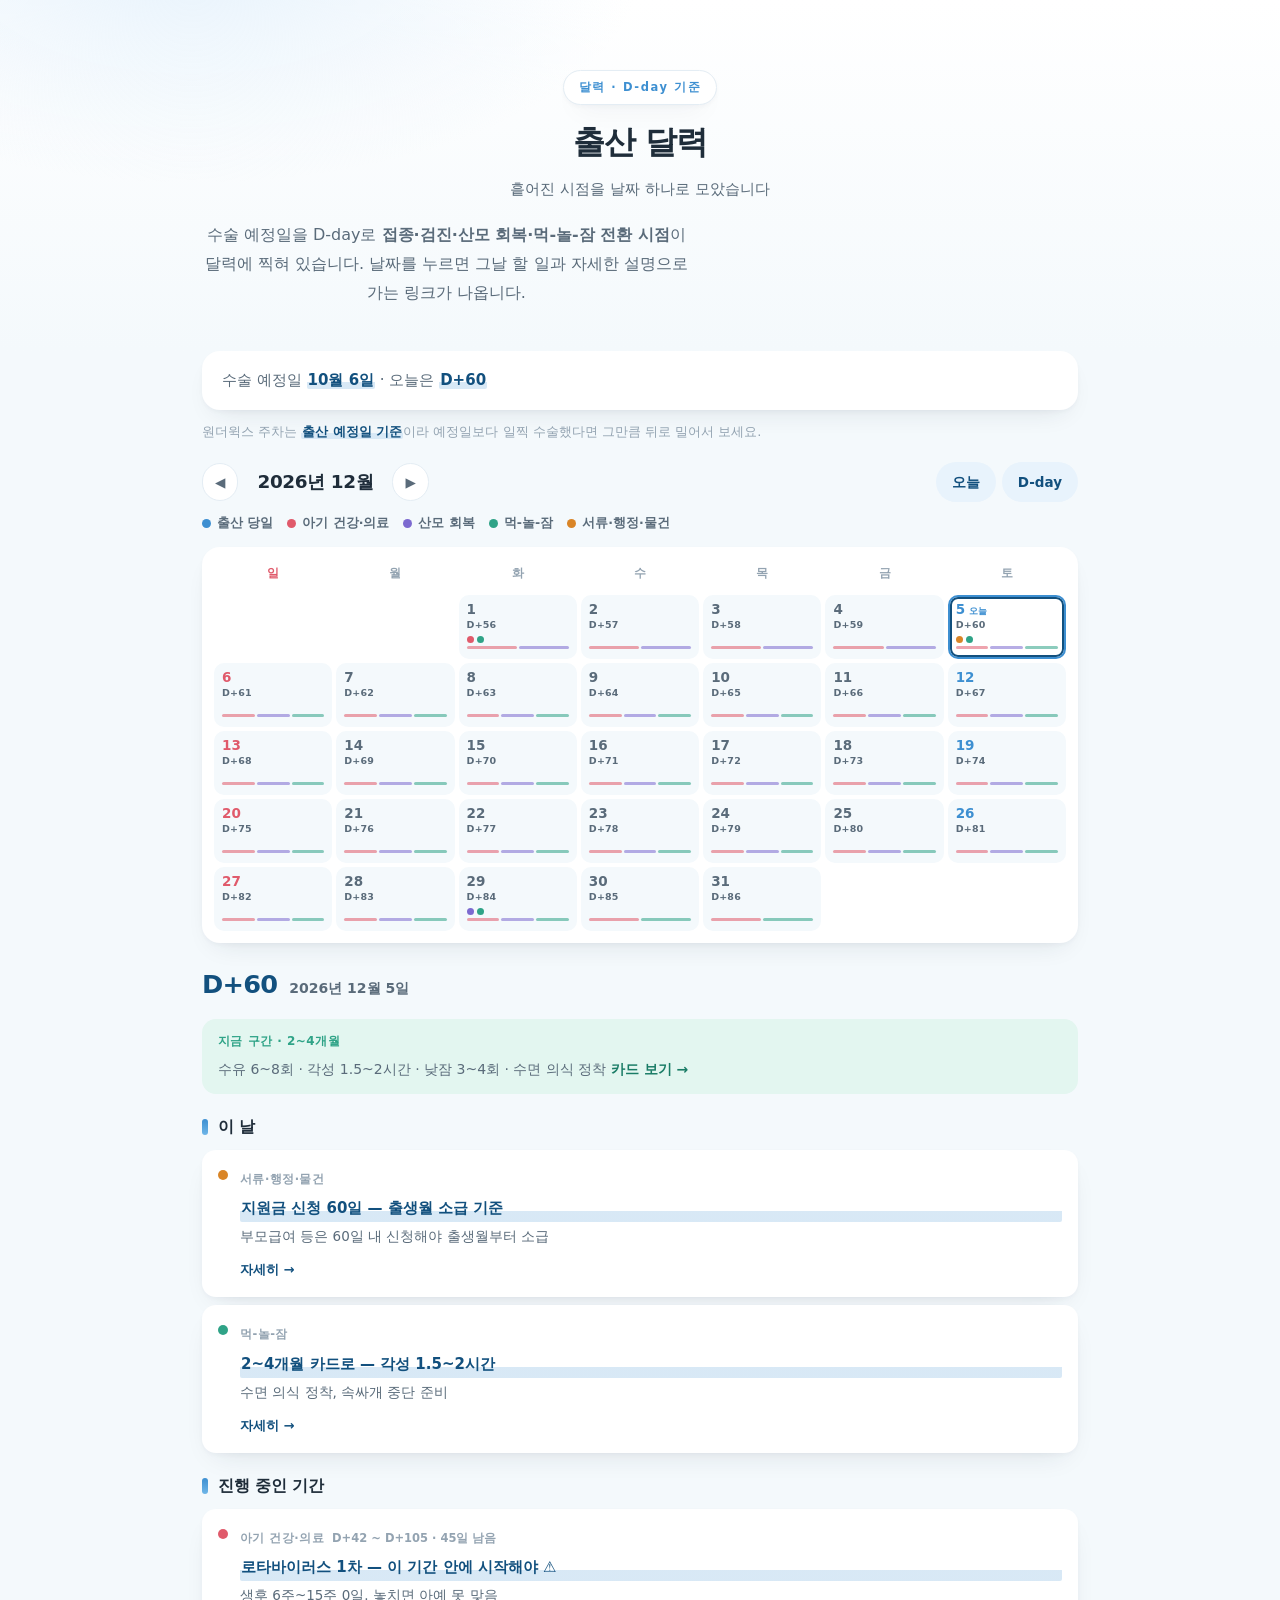
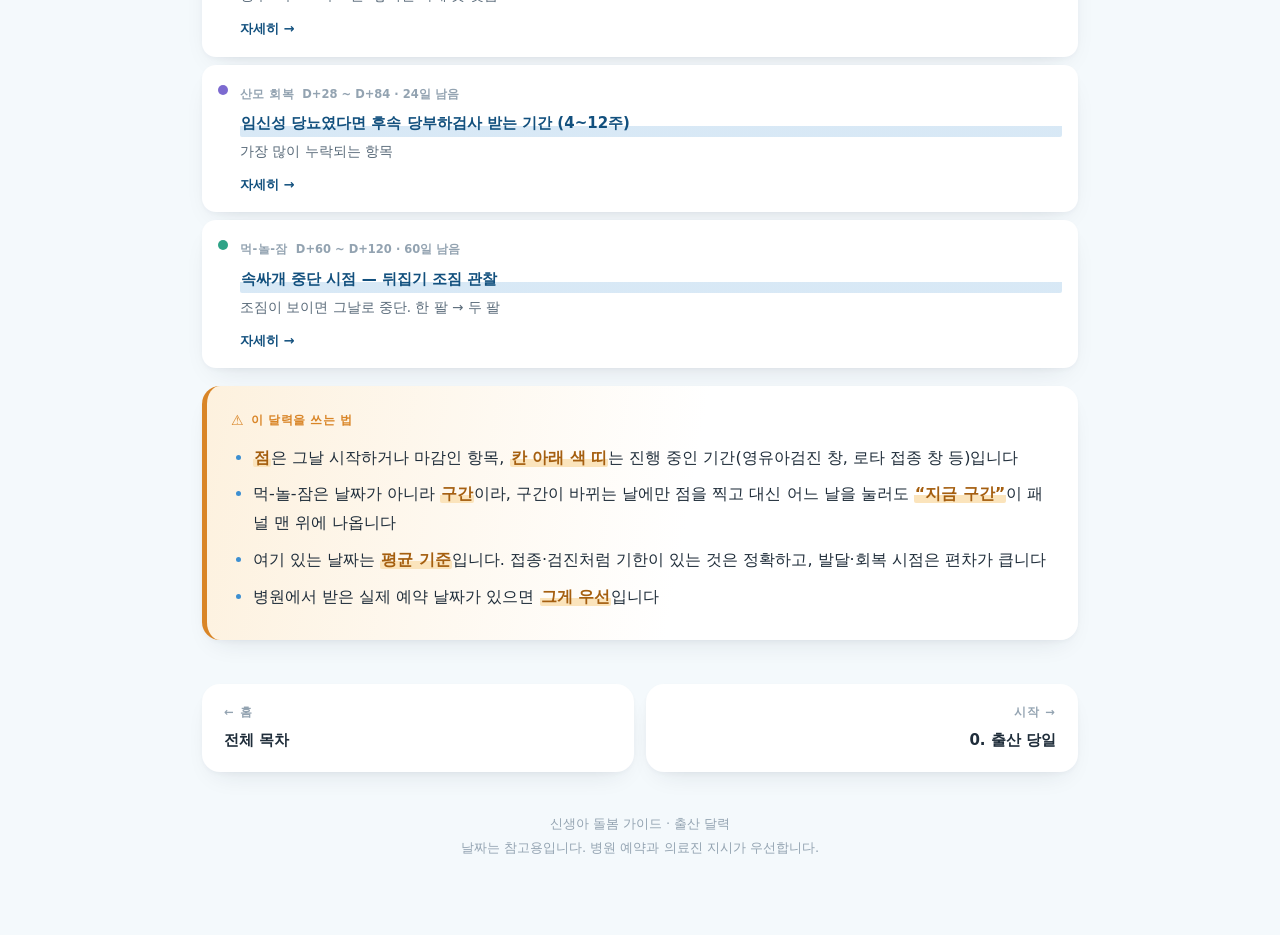
<file: calendar.html>
<!DOCTYPE html>
<html lang="ko">
<head>
<meta charset="UTF-8">
<meta name="viewport" content="width=device-width, initial-scale=1">
<title>출산 달력 — 신생아 돌봄 가이드</title>
<link rel="stylesheet" href="style.css?v=20260919">
</head>
<body class="cal">

<header class="page-head">
  <div class="wrap">
    <p class="part-badge">달력 · D-day 기준</p>
    <h1>출산 달력</h1>
    <p class="subtitle">흩어진 시점을 날짜 하나로 모았습니다</p>
    <p class="lede">수술 예정일을 D-day로 <b>접종·검진·산모 회복·먹-놀-잠 전환 시점</b>이 달력에 찍혀 있습니다. 날짜를 누르면 그날 할 일과 자세한 설명으로 가는 링크가 나옵니다.</p>
  </div>
</header>

<main class="wrap">

<div class="cal-setup">
  <span id="dday-status" class="status"></span>
</div>

<p class="cal-note">원더윅스 주차는 <strong>출산 예정일 기준</strong>이라 예정일보다 일찍 수술했다면 그만큼 뒤로 밀어서 보세요.</p>

<div class="cal-controls">
  <div class="nav">
    <button id="cal-prev" type="button" aria-label="이전 달">◀</button>
    <span id="cal-title" class="title"></span>
    <button id="cal-next" type="button" aria-label="다음 달">▶</button>
  </div>
  <div class="jumps">
    <button id="cal-today" type="button">오늘</button>
    <button id="cal-dday" type="button">D-day</button>
  </div>
</div>

<div id="cal-legend" class="cal-legend"></div>

<div id="cal-grid" class="cal-grid"></div>

<div id="day-panel" class="day-panel"></div>

<div class="box miss">
  <span class="label">이 달력을 쓰는 법</span>
  <ul>
    <li><strong>점</strong>은 그날 시작하거나 마감인 항목, <strong>칸 아래 색 띠</strong>는 진행 중인 기간(영유아검진 창, 로타 접종 창 등)입니다</li>
    <li>먹-놀-잠은 날짜가 아니라 <strong>구간</strong>이라, 구간이 바뀌는 날에만 점을 찍고 대신 어느 날을 눌러도 <strong>“지금 구간”</strong>이 패널 맨 위에 나옵니다</li>
    <li>여기 있는 날짜는 <strong>평균 기준</strong>입니다. 접종·검진처럼 기한이 있는 것은 정확하고, 발달·회복 시점은 편차가 큽니다</li>
    <li>병원에서 받은 실제 예약 날짜가 있으면 <strong>그게 우선</strong>입니다</li>
  </ul>
</div>

<div class="pager">
  <a href="index.html"><span class="dir">← 홈</span><span class="name">전체 목차</span></a>
  <a class="next" href="birth.html"><span class="dir">시작 →</span><span class="name">0. 출산 당일</span></a>
</div>

</main>

<footer>
  <div class="wrap">
    신생아 돌봄 가이드 · 출산 달력<br>
    날짜는 참고용입니다. 병원 예약과 의료진 지시가 우선합니다.
  </div>
</footer>

<script src="dates.js"></script>
<script src="calendar.js?v=20260927b"></script>
</body>
</html>
</file>
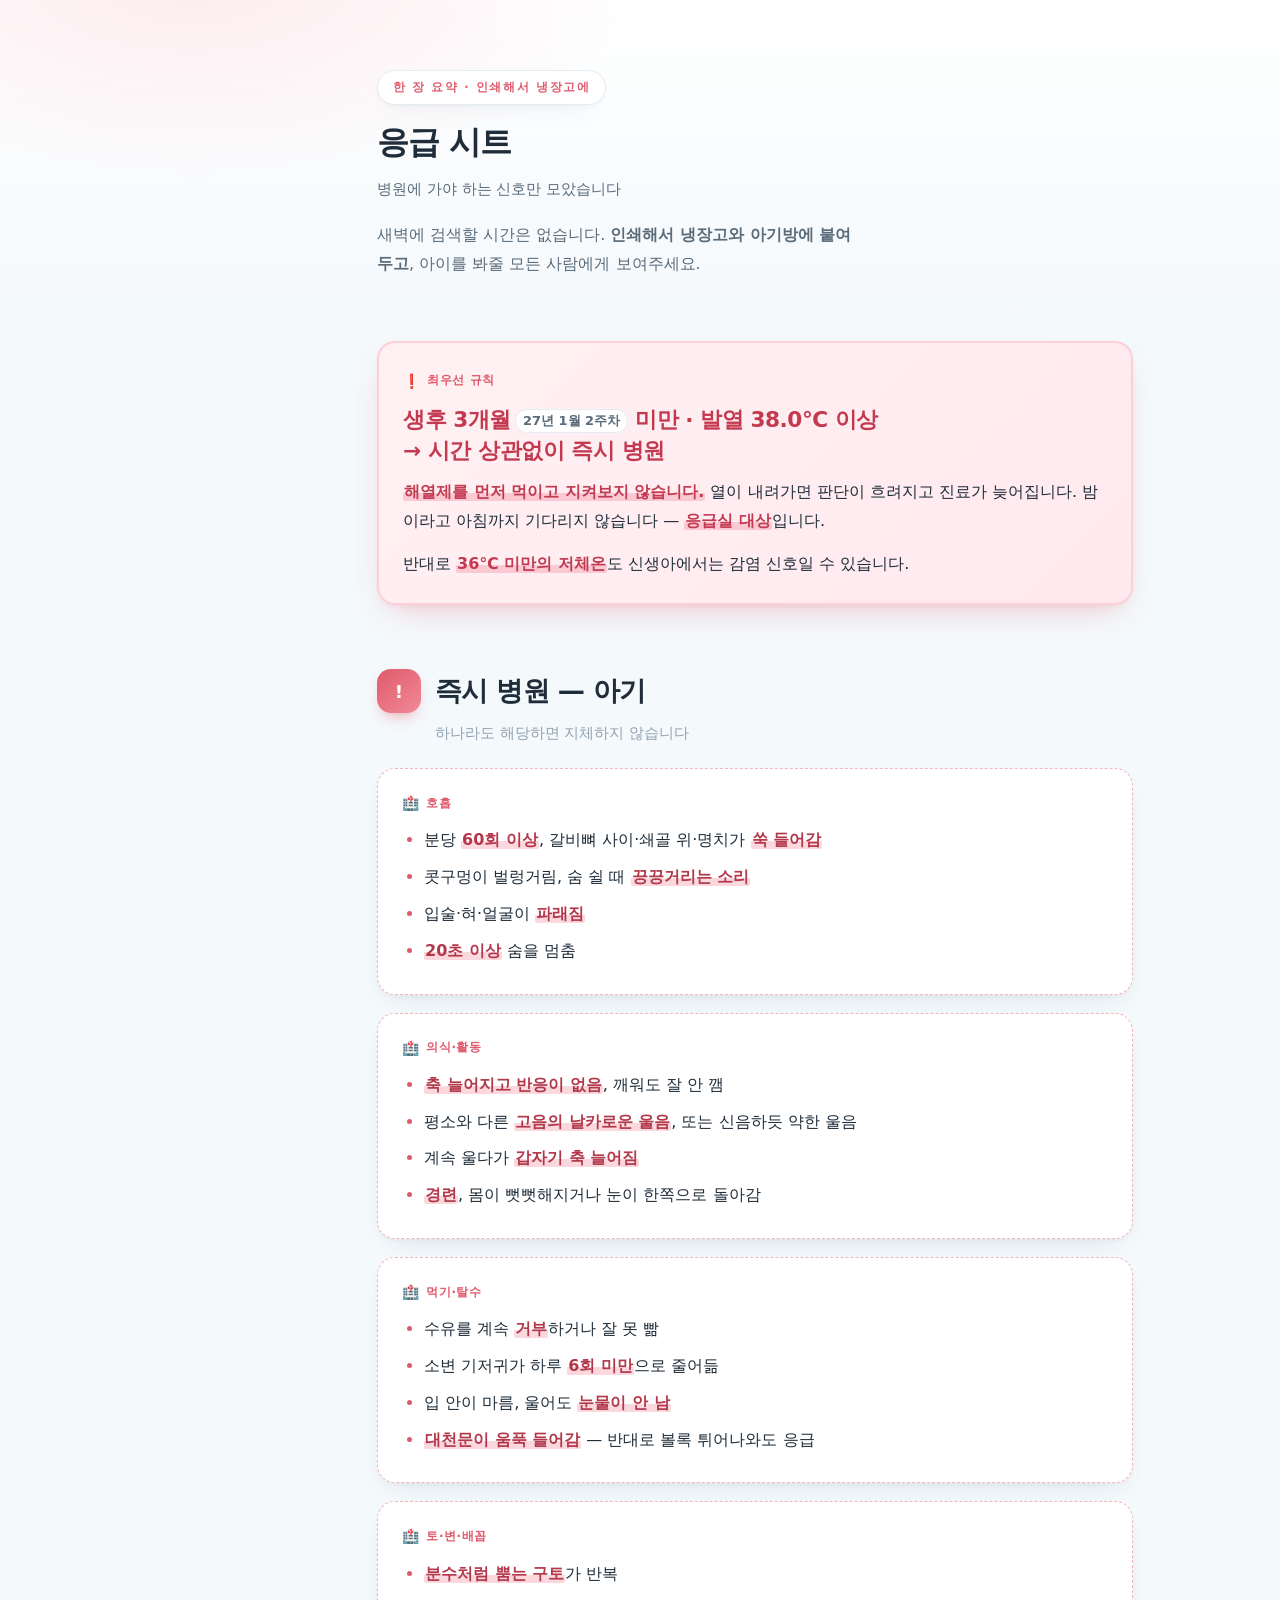
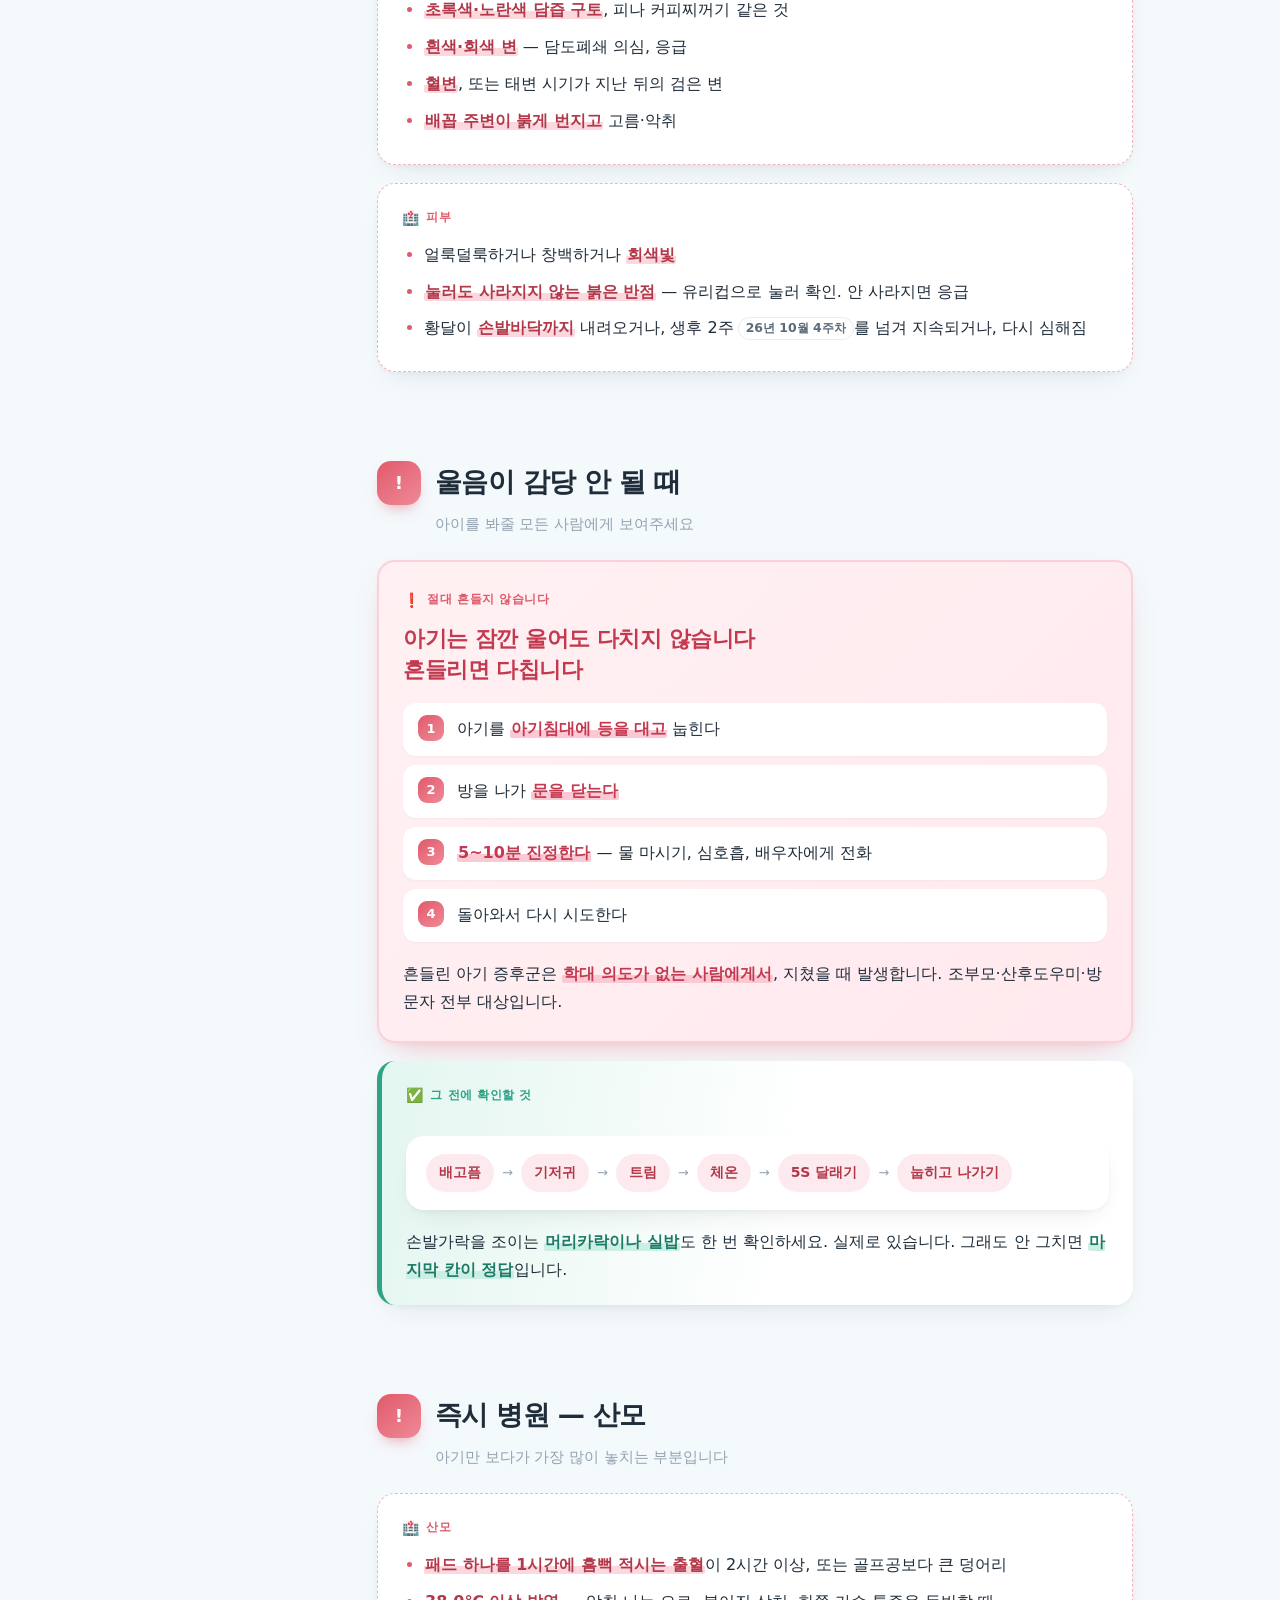
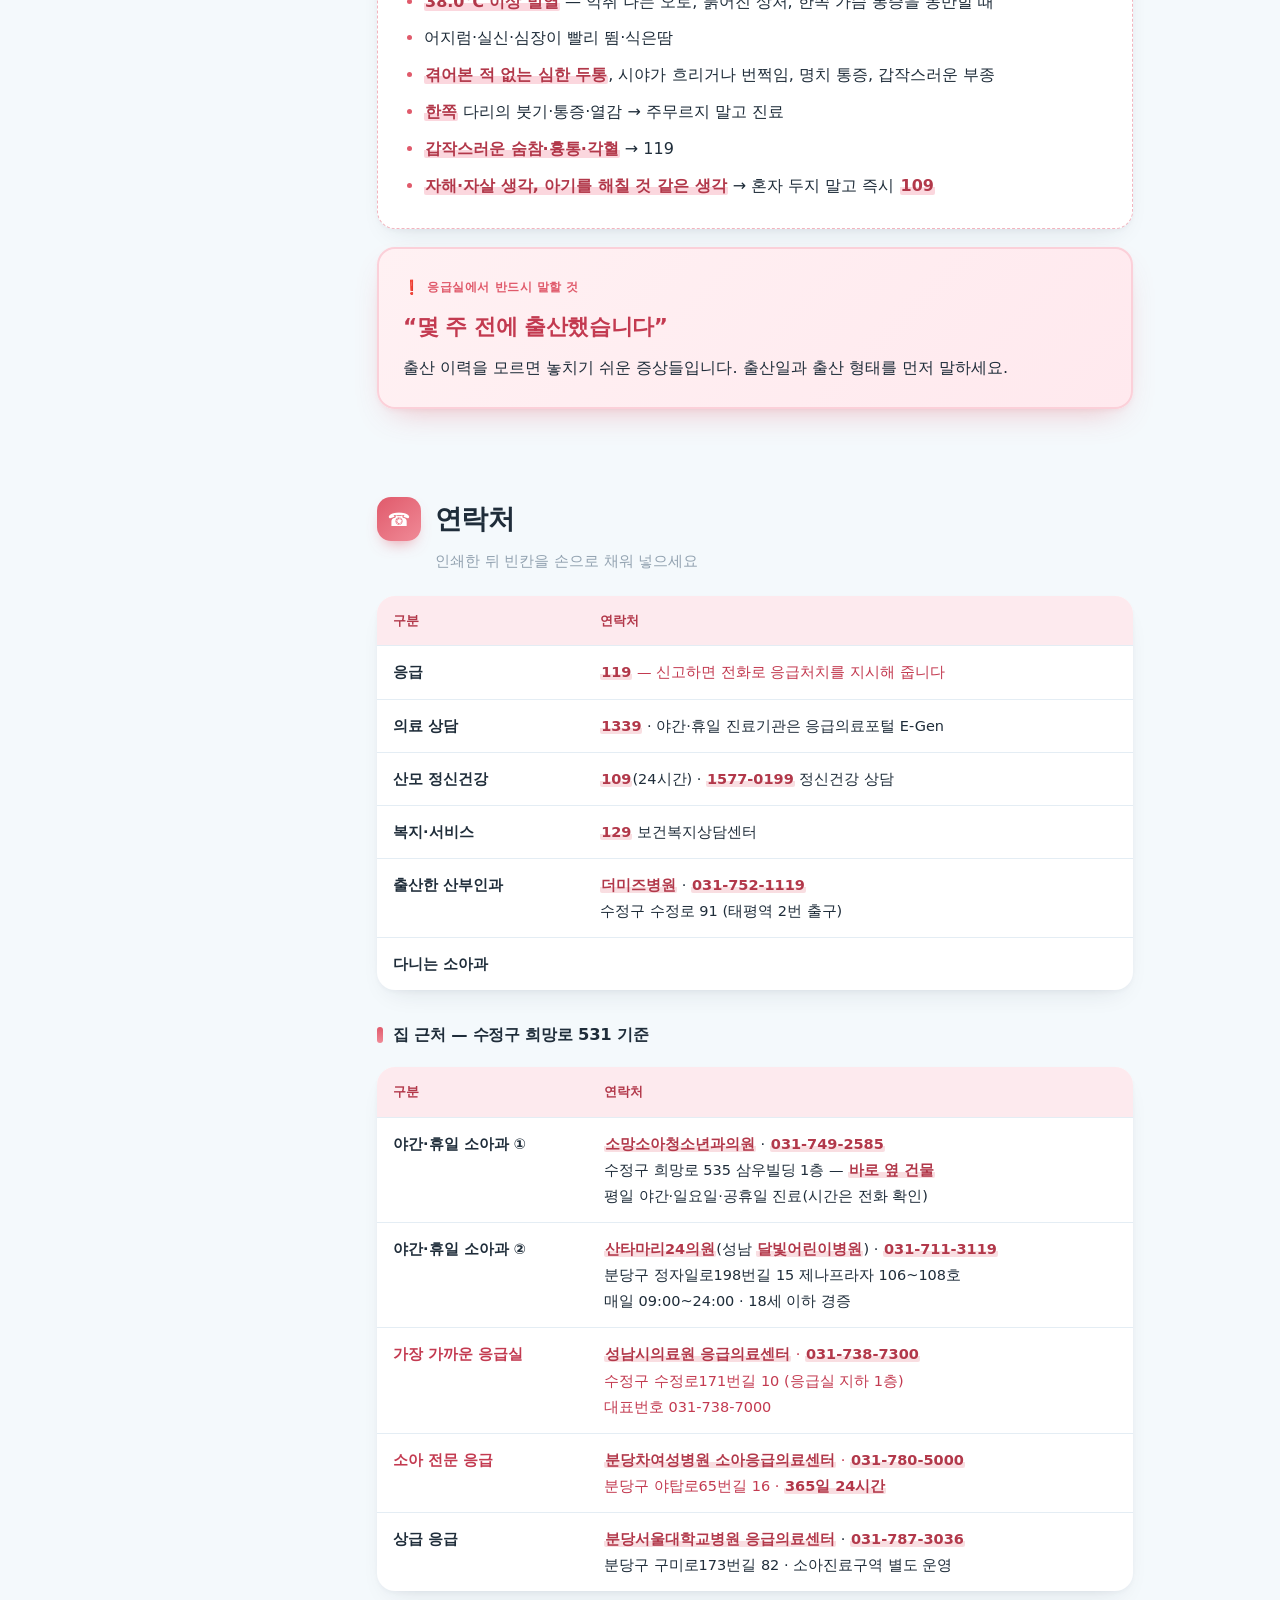
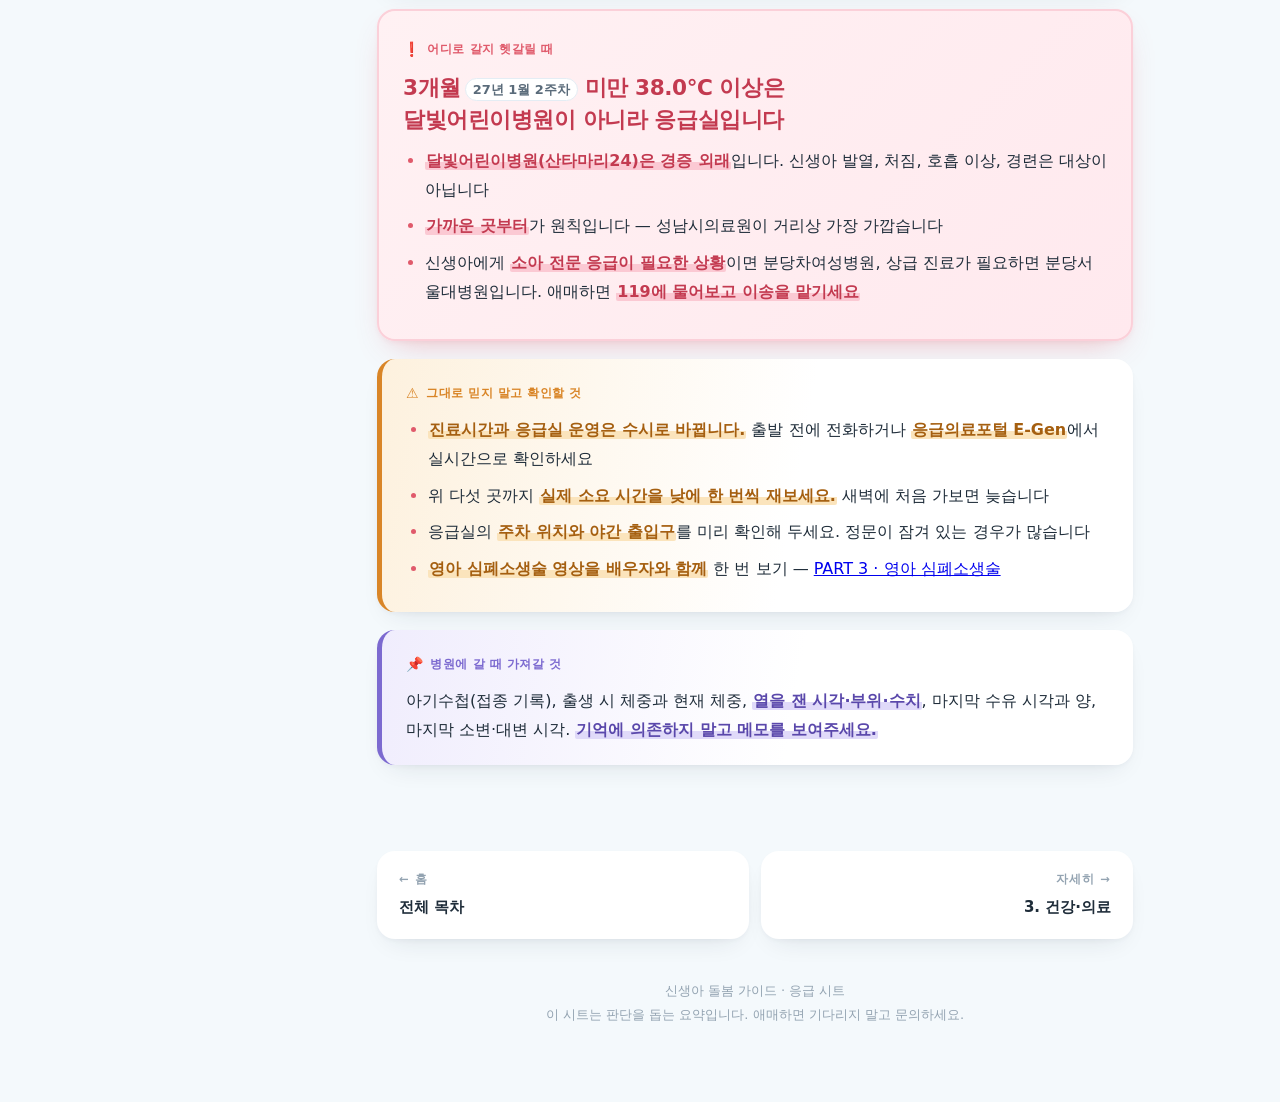
<file: emergency.html>
<!DOCTYPE html>
<html lang="ko">
<head>
<meta charset="UTF-8">
<meta name="viewport" content="width=device-width, initial-scale=1">
<title>응급 시트 — 신생아 돌봄 가이드</title>
<link rel="stylesheet" href="style.css">
</head>
<body class="p3">

<header class="page-head">
  <div class="wrap">
    <p class="part-badge">한 장 요약 · 인쇄해서 냉장고에</p>
    <h1>응급 시트</h1>
    <p class="subtitle">병원에 가야 하는 신호만 모았습니다</p>
    <p class="lede">새벽에 검색할 시간은 없습니다. <b>인쇄해서 냉장고와 아기방에 붙여두고</b>, 아이를 봐줄 모든 사람에게 보여주세요.</p>
  </div>
</header>

<main class="wrap">

<div class="box critical">
  <span class="label">최우선 규칙</span>
  <p class="big">생후 3개월 미만 · 발열 38.0℃ 이상<br>→ 시간 상관없이 즉시 병원</p>
  <p><strong>해열제를 먼저 먹이고 지켜보지 않습니다.</strong> 열이 내려가면 판단이 흐려지고 진료가 늦어집니다. 밤이라고 아침까지 기다리지 않습니다 — <strong>응급실 대상</strong>입니다.</p>
  <p>반대로 <strong>36℃ 미만의 저체온</strong>도 신생아에서는 감염 신호일 수 있습니다.</p>
</div>

<section id="a">
  <div class="sec-head"><span class="sec-num">!</span><h2>즉시 병원 — 아기</h2></div>
  <p class="sec-sub">하나라도 해당하면 지체하지 않습니다</p>

  <div class="hospital">
    <span class="label">호흡</span>
    <ul>
      <li>분당 <strong>60회 이상</strong>, 갈비뼈 사이·쇄골 위·명치가 <strong>쑥 들어감</strong></li>
      <li>콧구멍이 벌렁거림, 숨 쉴 때 <strong>끙끙거리는 소리</strong></li>
      <li>입술·혀·얼굴이 <strong>파래짐</strong></li>
      <li><strong>20초 이상</strong> 숨을 멈춤</li>
    </ul>
  </div>

  <div class="hospital">
    <span class="label">의식·활동</span>
    <ul>
      <li><strong>축 늘어지고 반응이 없음</strong>, 깨워도 잘 안 깸</li>
      <li>평소와 다른 <strong>고음의 날카로운 울음</strong>, 또는 신음하듯 약한 울음</li>
      <li>계속 울다가 <strong>갑자기 축 늘어짐</strong></li>
      <li><strong>경련</strong>, 몸이 뻣뻣해지거나 눈이 한쪽으로 돌아감</li>
    </ul>
  </div>

  <div class="hospital">
    <span class="label">먹기·탈수</span>
    <ul>
      <li>수유를 계속 <strong>거부</strong>하거나 잘 못 빪</li>
      <li>소변 기저귀가 하루 <strong>6회 미만</strong>으로 줄어듦</li>
      <li>입 안이 마름, 울어도 <strong>눈물이 안 남</strong></li>
      <li><strong>대천문이 움푹 들어감</strong> — 반대로 볼록 튀어나와도 응급</li>
    </ul>
  </div>

  <div class="hospital">
    <span class="label">토·변·배꼽</span>
    <ul>
      <li><strong>분수처럼 뿜는 구토</strong>가 반복</li>
      <li><strong>초록색·노란색 담즙 구토</strong>, 피나 커피찌꺼기 같은 것</li>
      <li><strong>흰색·회색 변</strong> — 담도폐쇄 의심, 응급</li>
      <li><strong>혈변</strong>, 또는 태변 시기가 지난 뒤의 검은 변</li>
      <li><strong>배꼽 주변이 붉게 번지고</strong> 고름·악취</li>
    </ul>
  </div>

  <div class="hospital">
    <span class="label">피부</span>
    <ul>
      <li>얼룩덜룩하거나 창백하거나 <strong>회색빛</strong></li>
      <li><strong>눌러도 사라지지 않는 붉은 반점</strong> — 유리컵으로 눌러 확인. 안 사라지면 응급</li>
      <li>황달이 <strong>손발바닥까지</strong> 내려오거나, 생후 2주를 넘겨 지속되거나, 다시 심해짐</li>
    </ul>
  </div>
</section>

<section id="b">
  <div class="sec-head"><span class="sec-num">!</span><h2>울음이 감당 안 될 때</h2></div>
  <p class="sec-sub">아이를 봐줄 모든 사람에게 보여주세요</p>

  <div class="box critical">
    <span class="label">절대 흔들지 않습니다</span>
    <p class="big">아기는 잠깐 울어도 다치지 않습니다<br>흔들리면 다칩니다</p>
    <ol class="steps">
      <li>아기를 <strong>아기침대에 등을 대고</strong> 눕힌다</li>
      <li>방을 나가 <strong>문을 닫는다</strong></li>
      <li><strong>5~10분 진정한다</strong> — 물 마시기, 심호흡, 배우자에게 전화</li>
      <li>돌아와서 다시 시도한다</li>
    </ol>
    <p>흔들린 아기 증후군은 <strong>학대 의도가 없는 사람에게서</strong>, 지쳤을 때 발생합니다. 조부모·산후도우미·방문자 전부 대상입니다.</p>
  </div>

  <div class="box do">
    <span class="label">그 전에 확인할 것</span>
    <div class="flow">
      <span>배고픔</span><i>→</i><span>기저귀</span><i>→</i><span>트림</span><i>→</i><span>체온</span><i>→</i><span>5S 달래기</span><i>→</i><span class="last">눕히고 나가기</span>
    </div>
    <p>손발가락을 조이는 <strong>머리카락이나 실밥</strong>도 한 번 확인하세요. 실제로 있습니다. 그래도 안 그치면 <strong>마지막 칸이 정답</strong>입니다.</p>
  </div>
</section>

<section id="c">
  <div class="sec-head"><span class="sec-num">!</span><h2>즉시 병원 — 산모</h2></div>
  <p class="sec-sub">아기만 보다가 가장 많이 놓치는 부분입니다</p>

  <div class="hospital">
    <span class="label">산모</span>
    <ul>
      <li><strong>패드 하나를 1시간에 흠뻑 적시는 출혈</strong>이 2시간 이상, 또는 골프공보다 큰 덩어리</li>
      <li><strong>38.0℃ 이상 발열</strong> — 악취 나는 오로, 붉어진 상처, 한쪽 가슴 통증을 동반할 때</li>
      <li>어지럼·실신·심장이 빨리 뜀·식은땀</li>
      <li><strong>겪어본 적 없는 심한 두통</strong>, 시야가 흐리거나 번쩍임, 명치 통증, 갑작스러운 부종</li>
      <li><strong>한쪽</strong> 다리의 붓기·통증·열감 → 주무르지 말고 진료</li>
      <li><strong>갑작스러운 숨참·흉통·각혈</strong> → 119</li>
      <li><strong>자해·자살 생각, 아기를 해칠 것 같은 생각</strong> → 혼자 두지 말고 즉시 <strong>109</strong></li>
    </ul>
  </div>

  <div class="box critical">
    <span class="label">응급실에서 반드시 말할 것</span>
    <p class="big">“몇 주 전에 출산했습니다”</p>
    <p>출산 이력을 모르면 놓치기 쉬운 증상들입니다. 출산일과 출산 형태를 먼저 말하세요.</p>
  </div>
</section>

<section id="d">
  <div class="sec-head"><span class="sec-num">☎</span><h2>연락처</h2></div>
  <p class="sec-sub">인쇄한 뒤 빈칸을 손으로 채워 넣으세요</p>

  <div class="table-scroll">
    <table>
      <thead><tr><th>구분</th><th>연락처</th></tr></thead>
      <tbody>
        <tr><td>응급</td><td class="bad wrapok"><strong>119</strong> — 신고하면 전화로 응급처치를 지시해 줍니다</td></tr>
        <tr><td>의료 상담</td><td class="wrapok"><strong>1339</strong> · 야간·휴일 진료기관은 응급의료포털 E-Gen</td></tr>
        <tr><td>산모 정신건강</td><td class="wrapok"><strong>109</strong>(24시간) · <strong>1577-0199</strong> 정신건강 상담</td></tr>
        <tr><td>복지·서비스</td><td class="wrapok"><strong>129</strong> 보건복지상담센터</td></tr>
        <tr><td>출산한 산부인과</td><td class="wrapok"><strong>더미즈병원</strong> · <strong>031-752-1119</strong><br>수정구 수정로 91 (태평역 2번 출구)</td></tr>
        <tr><td>다니는 소아과</td><td class="wrapok">　</td></tr>
      </tbody>
    </table>
  </div>

  <h3>집 근처 — 수정구 희망로 531 기준</h3>
  <div class="table-scroll">
    <table>
      <thead><tr><th>구분</th><th>연락처</th></tr></thead>
      <tbody>
        <tr><td>야간·휴일 소아과 ①</td><td class="wrapok"><strong>소망소아청소년과의원</strong> · <strong>031-749-2585</strong><br>수정구 희망로 535 삼우빌딩 1층 — <strong>바로 옆 건물</strong><br>평일 야간·일요일·공휴일 진료(시간은 전화 확인)</td></tr>
        <tr><td>야간·휴일 소아과 ②</td><td class="wrapok"><strong>산타마리24의원</strong>(성남 <strong>달빛어린이병원</strong>) · <strong>031-711-3119</strong><br>분당구 정자일로198번길 15 제나프라자 106~108호<br>매일 09:00~24:00 · 18세 이하 경증</td></tr>
        <tr><td class="bad">가장 가까운 응급실</td><td class="bad wrapok"><strong>성남시의료원 응급의료센터</strong> · <strong>031-738-7300</strong><br>수정구 수정로171번길 10 (응급실 지하 1층)<br>대표번호 031-738-7000</td></tr>
        <tr><td class="bad">소아 전문 응급</td><td class="bad wrapok"><strong>분당차여성병원 소아응급의료센터</strong> · <strong>031-780-5000</strong><br>분당구 야탑로65번길 16 · <strong>365일 24시간</strong></td></tr>
        <tr><td>상급 응급</td><td class="wrapok"><strong>분당서울대학교병원 응급의료센터</strong> · <strong>031-787-3036</strong><br>분당구 구미로173번길 82 · 소아진료구역 별도 운영</td></tr>
      </tbody>
    </table>
  </div>

  <div class="box critical">
    <span class="label">어디로 갈지 헷갈릴 때</span>
    <p class="big">3개월 미만 38.0℃ 이상은<br>달빛어린이병원이 아니라 응급실입니다</p>
    <ul>
      <li><strong>달빛어린이병원(산타마리24)은 경증 외래</strong>입니다. 신생아 발열, 처짐, 호흡 이상, 경련은 대상이 아닙니다</li>
      <li><strong>가까운 곳부터</strong>가 원칙입니다 — 성남시의료원이 거리상 가장 가깝습니다</li>
      <li>신생아에게 <strong>소아 전문 응급이 필요한 상황</strong>이면 분당차여성병원, 상급 진료가 필요하면 분당서울대병원입니다. 애매하면 <strong>119에 물어보고 이송을 맡기세요</strong></li>
    </ul>
  </div>

  <div class="box miss">
    <span class="label">그대로 믿지 말고 확인할 것</span>
    <ul>
      <li><strong>진료시간과 응급실 운영은 수시로 바뀝니다.</strong> 출발 전에 전화하거나 <strong>응급의료포털 E-Gen</strong>에서 실시간으로 확인하세요</li>
      <li>위 다섯 곳까지 <strong>실제 소요 시간을 낮에 한 번씩 재보세요.</strong> 새벽에 처음 가보면 늦습니다</li>
      <li>응급실의 <strong>주차 위치와 야간 출입구</strong>를 미리 확인해 두세요. 정문이 잠겨 있는 경우가 많습니다</li>
      <li><strong>영아 심폐소생술 영상을 배우자와 함께</strong> 한 번 보기 — <a href="part3.html#f">PART 3 · 영아 심폐소생술</a></li>
    </ul>
  </div>

  <div class="box info">
    <span class="label">병원에 갈 때 가져갈 것</span>
    <p>아기수첩(접종 기록), 출생 시 체중과 현재 체중, <strong>열을 잰 시각·부위·수치</strong>, 마지막 수유 시각과 양, 마지막 소변·대변 시각. <strong>기억에 의존하지 말고 메모를 보여주세요.</strong></p>
  </div>
</section>

<div class="pager">
  <a href="index.html"><span class="dir">← 홈</span><span class="name">전체 목차</span></a>
  <a class="next" href="part3.html"><span class="dir">자세히 →</span><span class="name">3. 건강·의료</span></a>
</div>

</main>

<footer>
  <div class="wrap">
    신생아 돌봄 가이드 · 응급 시트<br>
    이 시트는 판단을 돕는 요약입니다. 애매하면 기다리지 말고 문의하세요.
  </div>
</footer>

<script src="dates.js"></script>
</body>
</html>
</file>
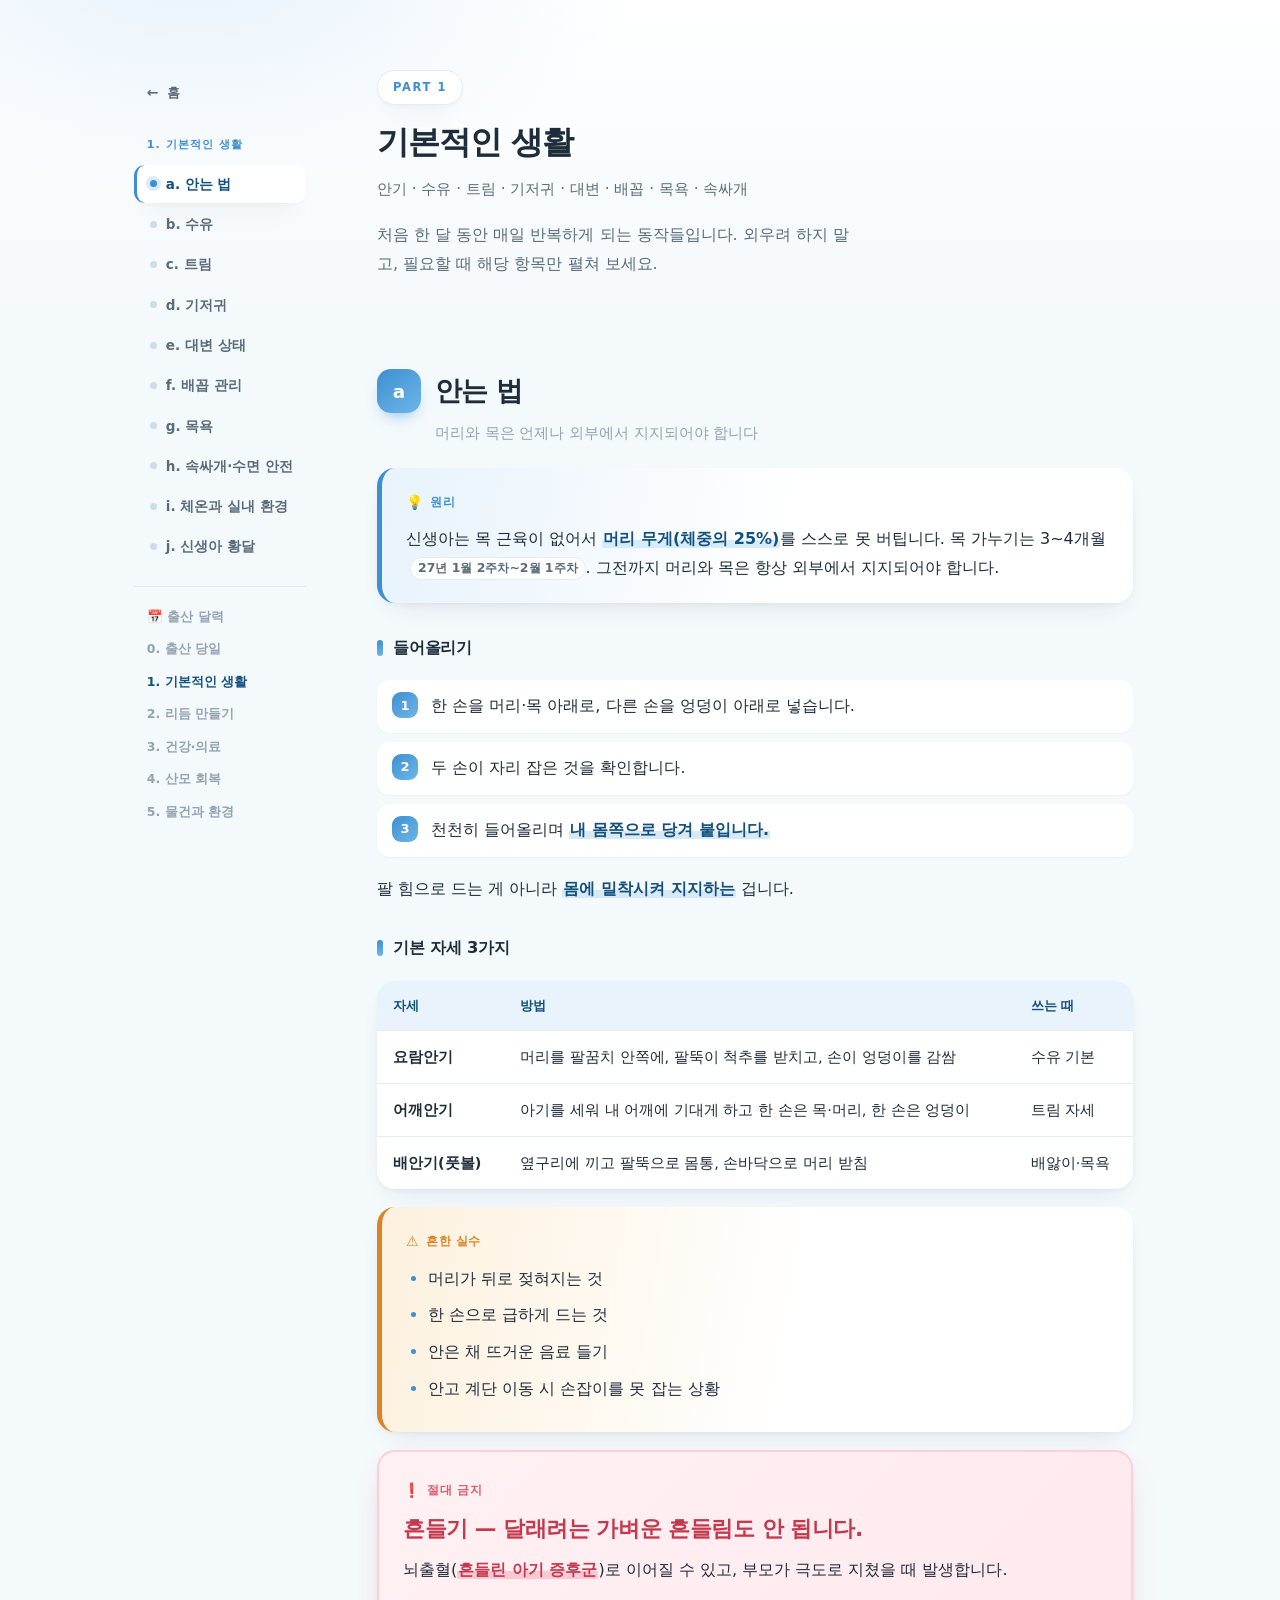
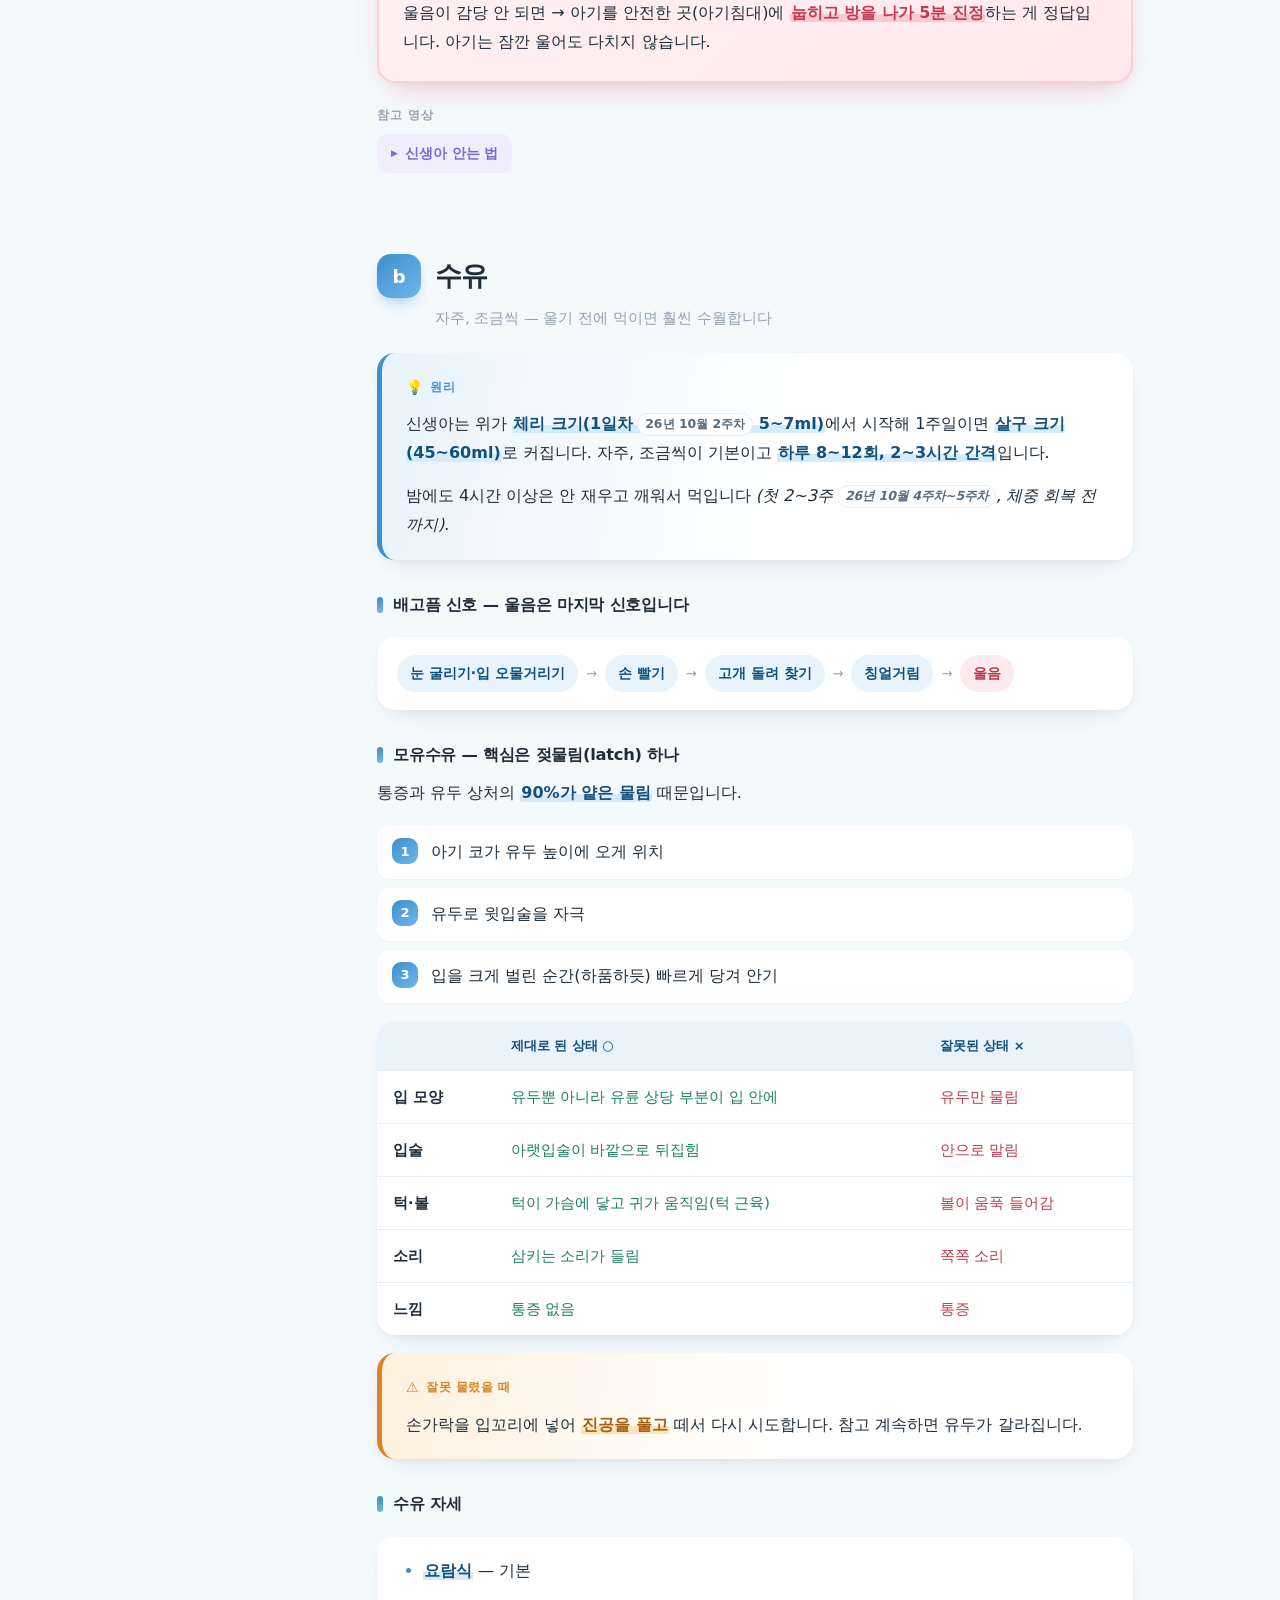
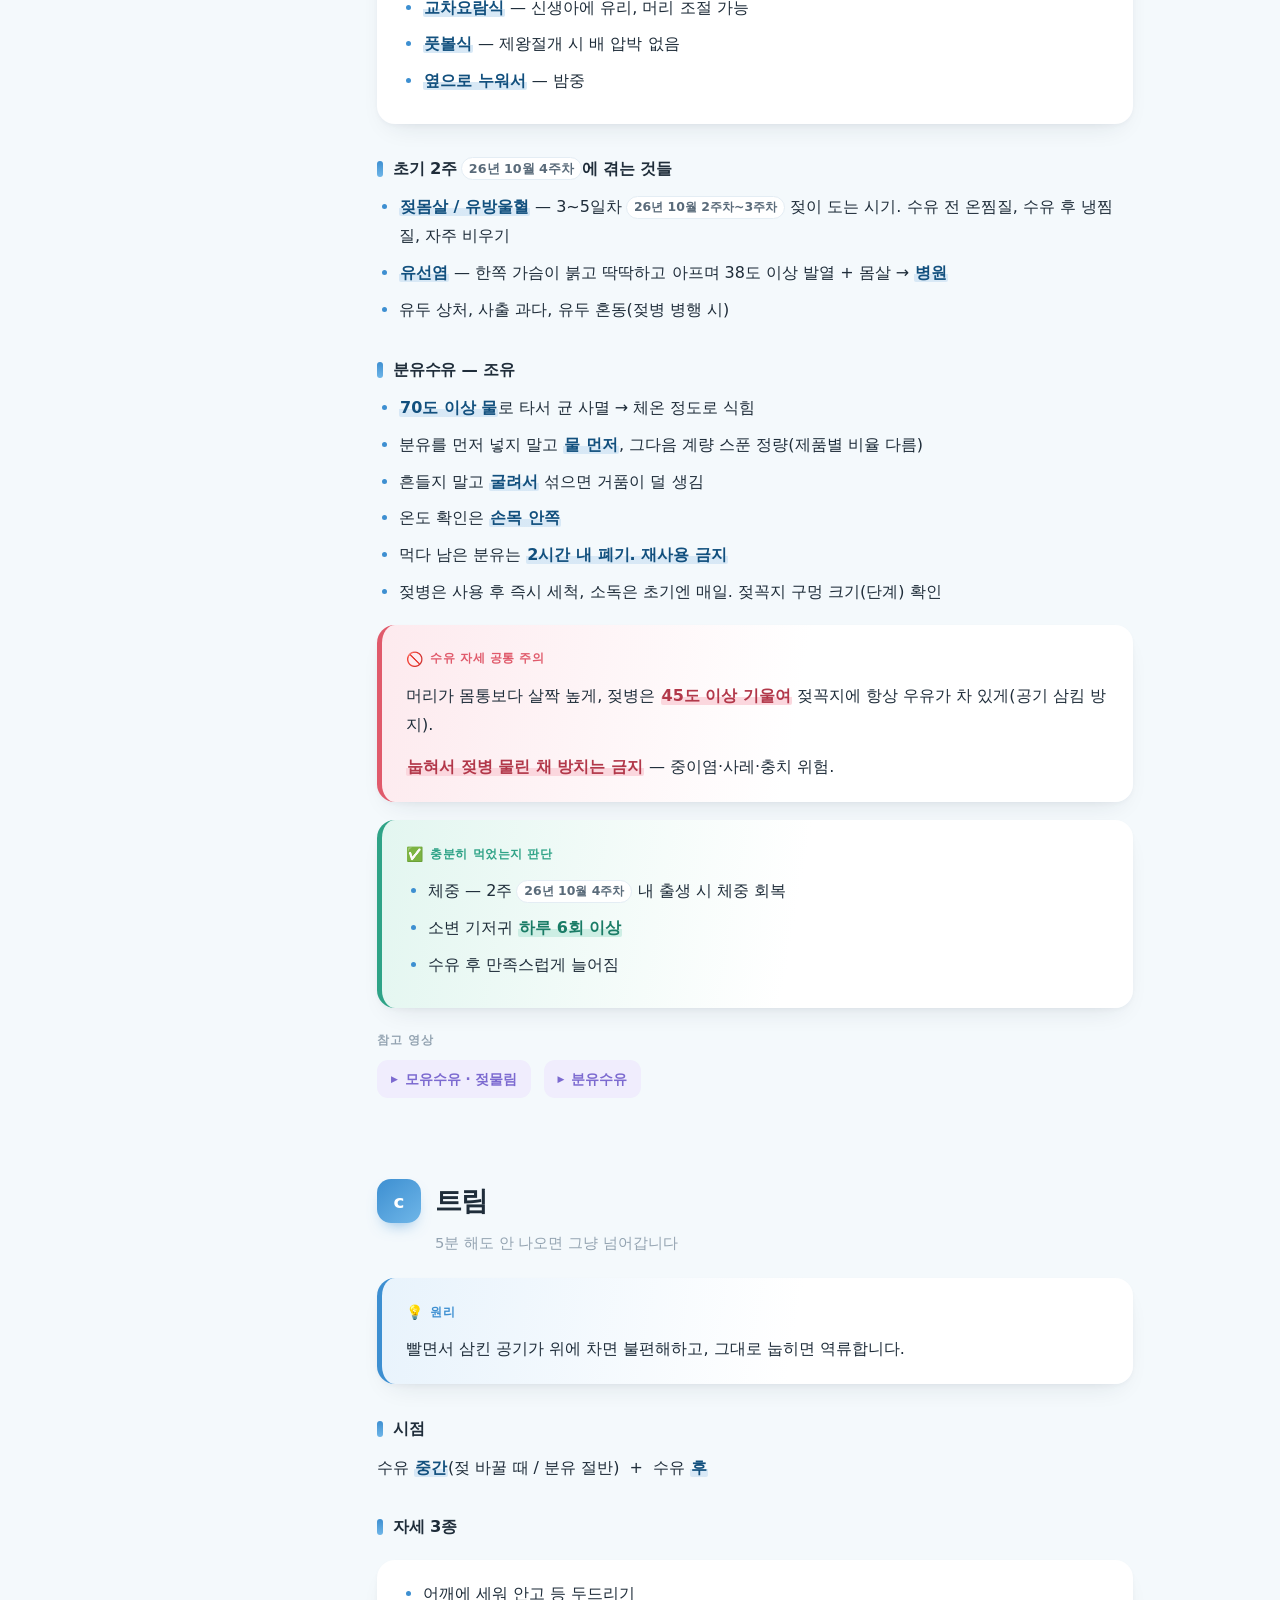
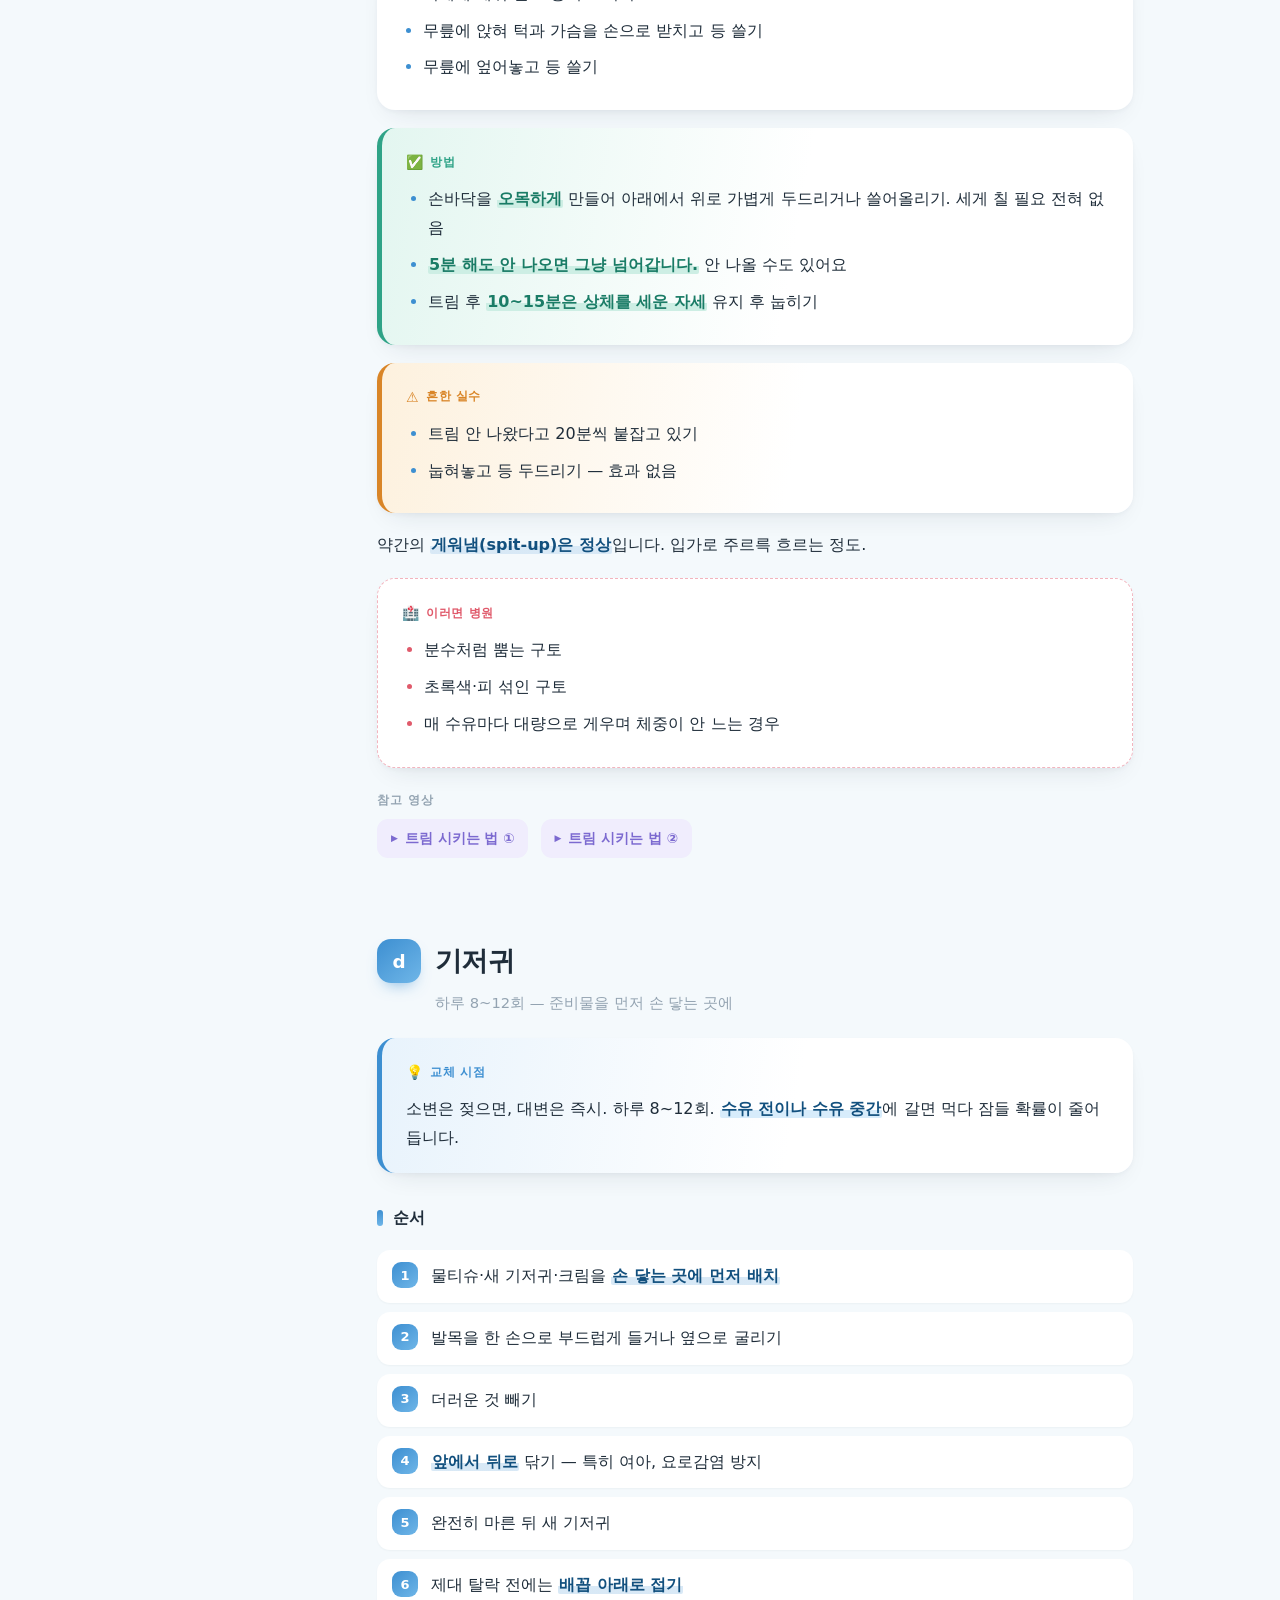
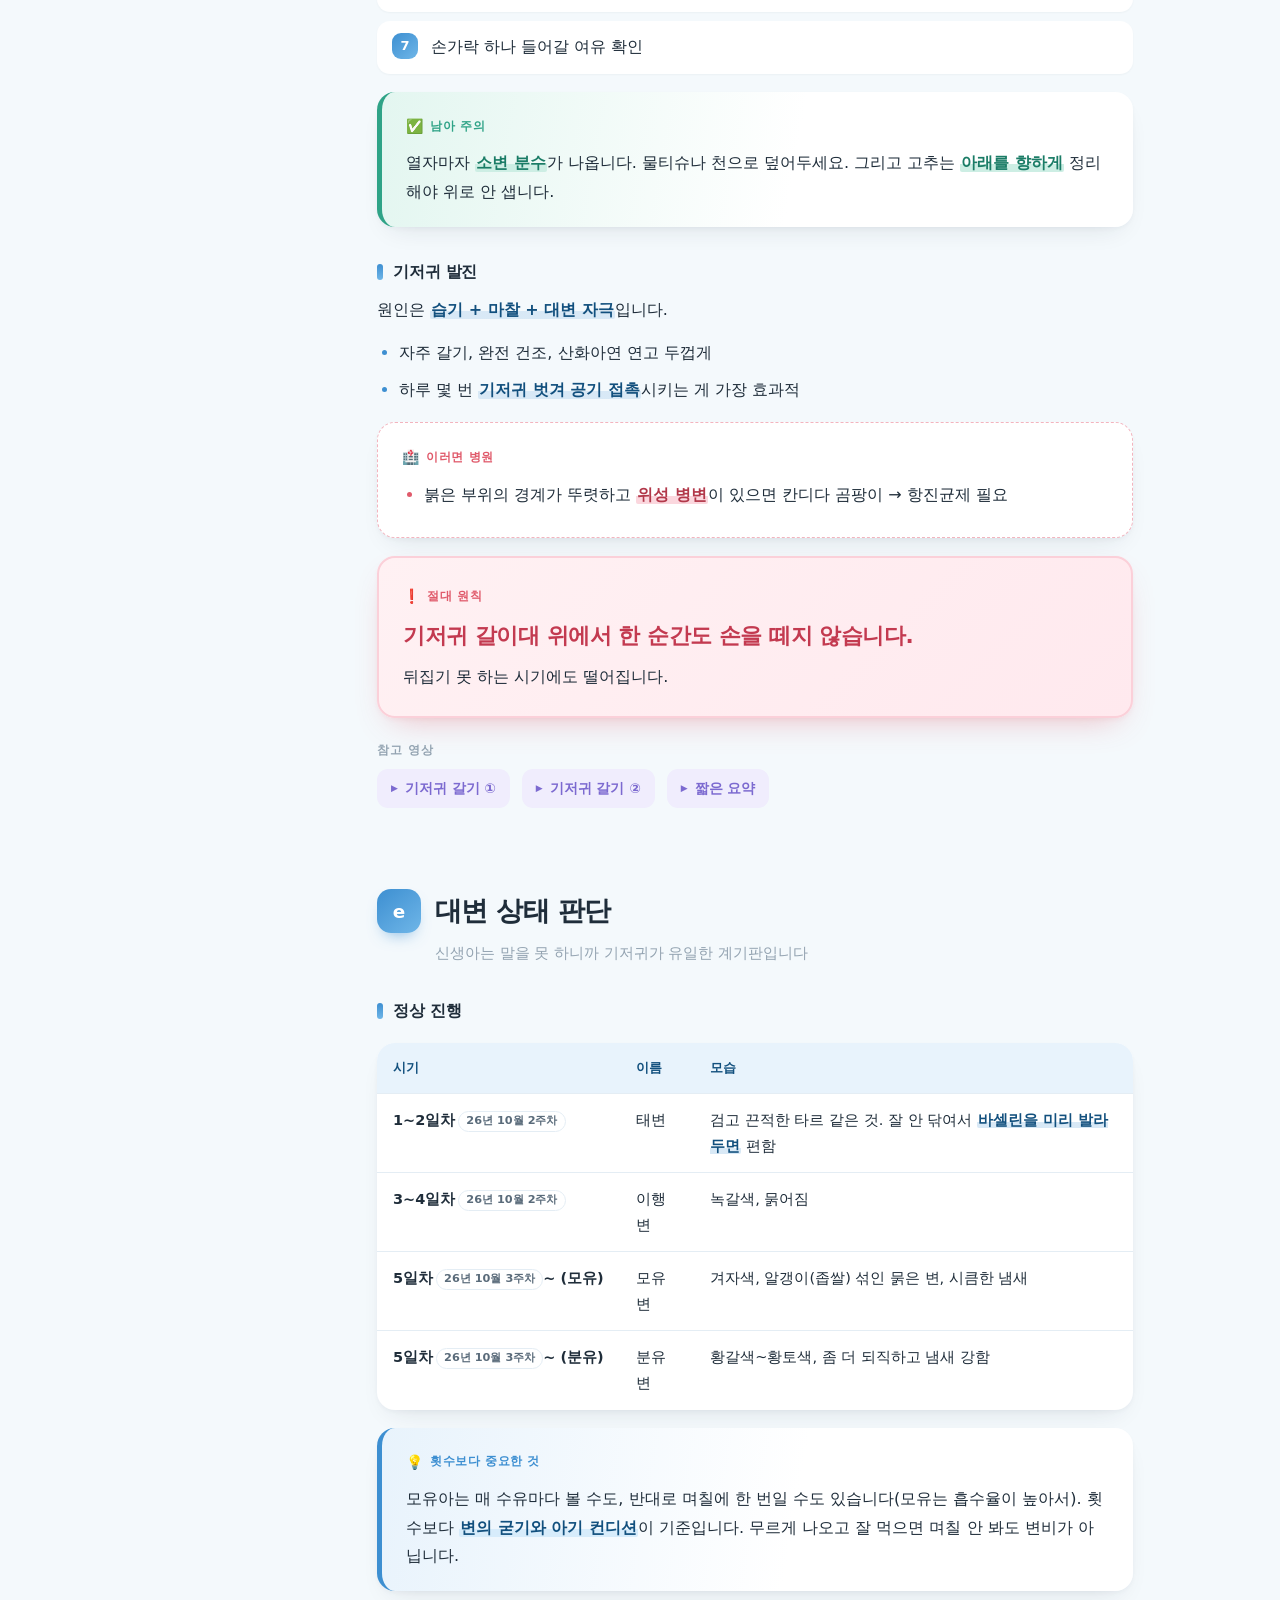
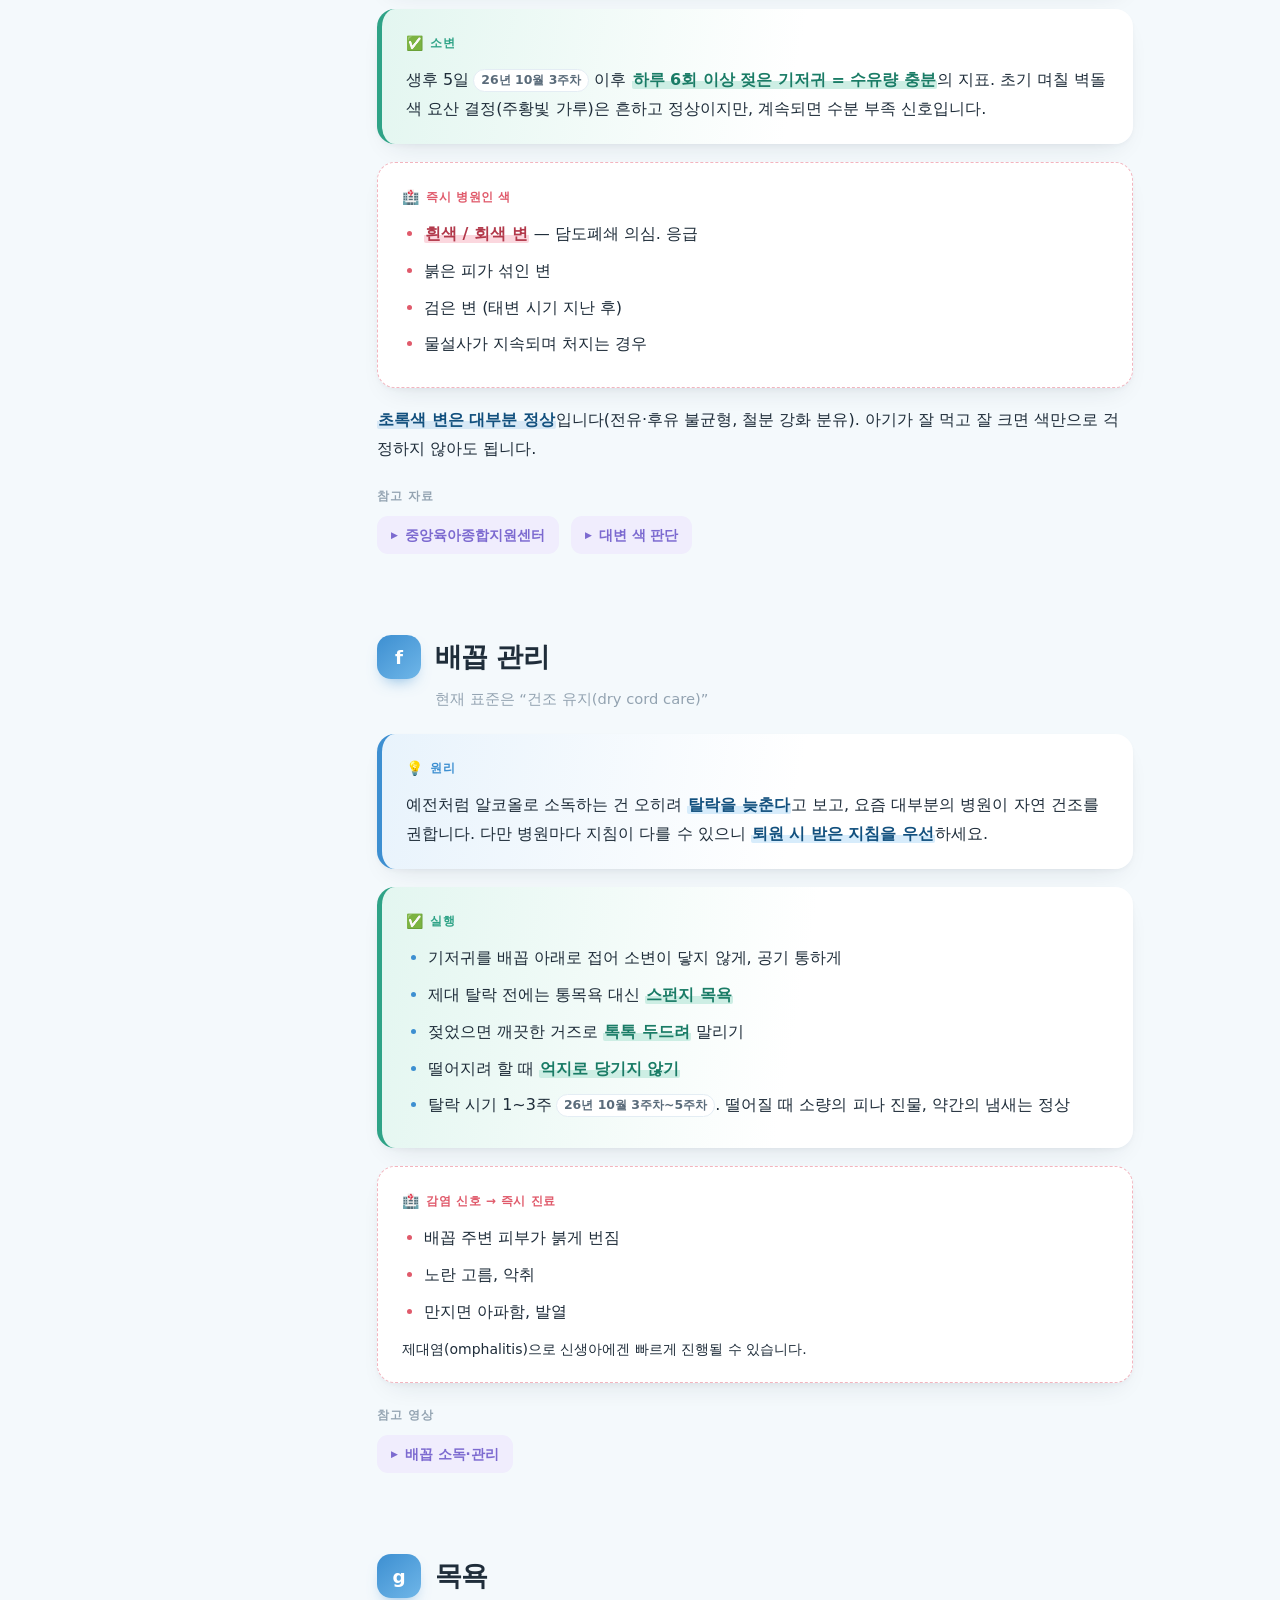
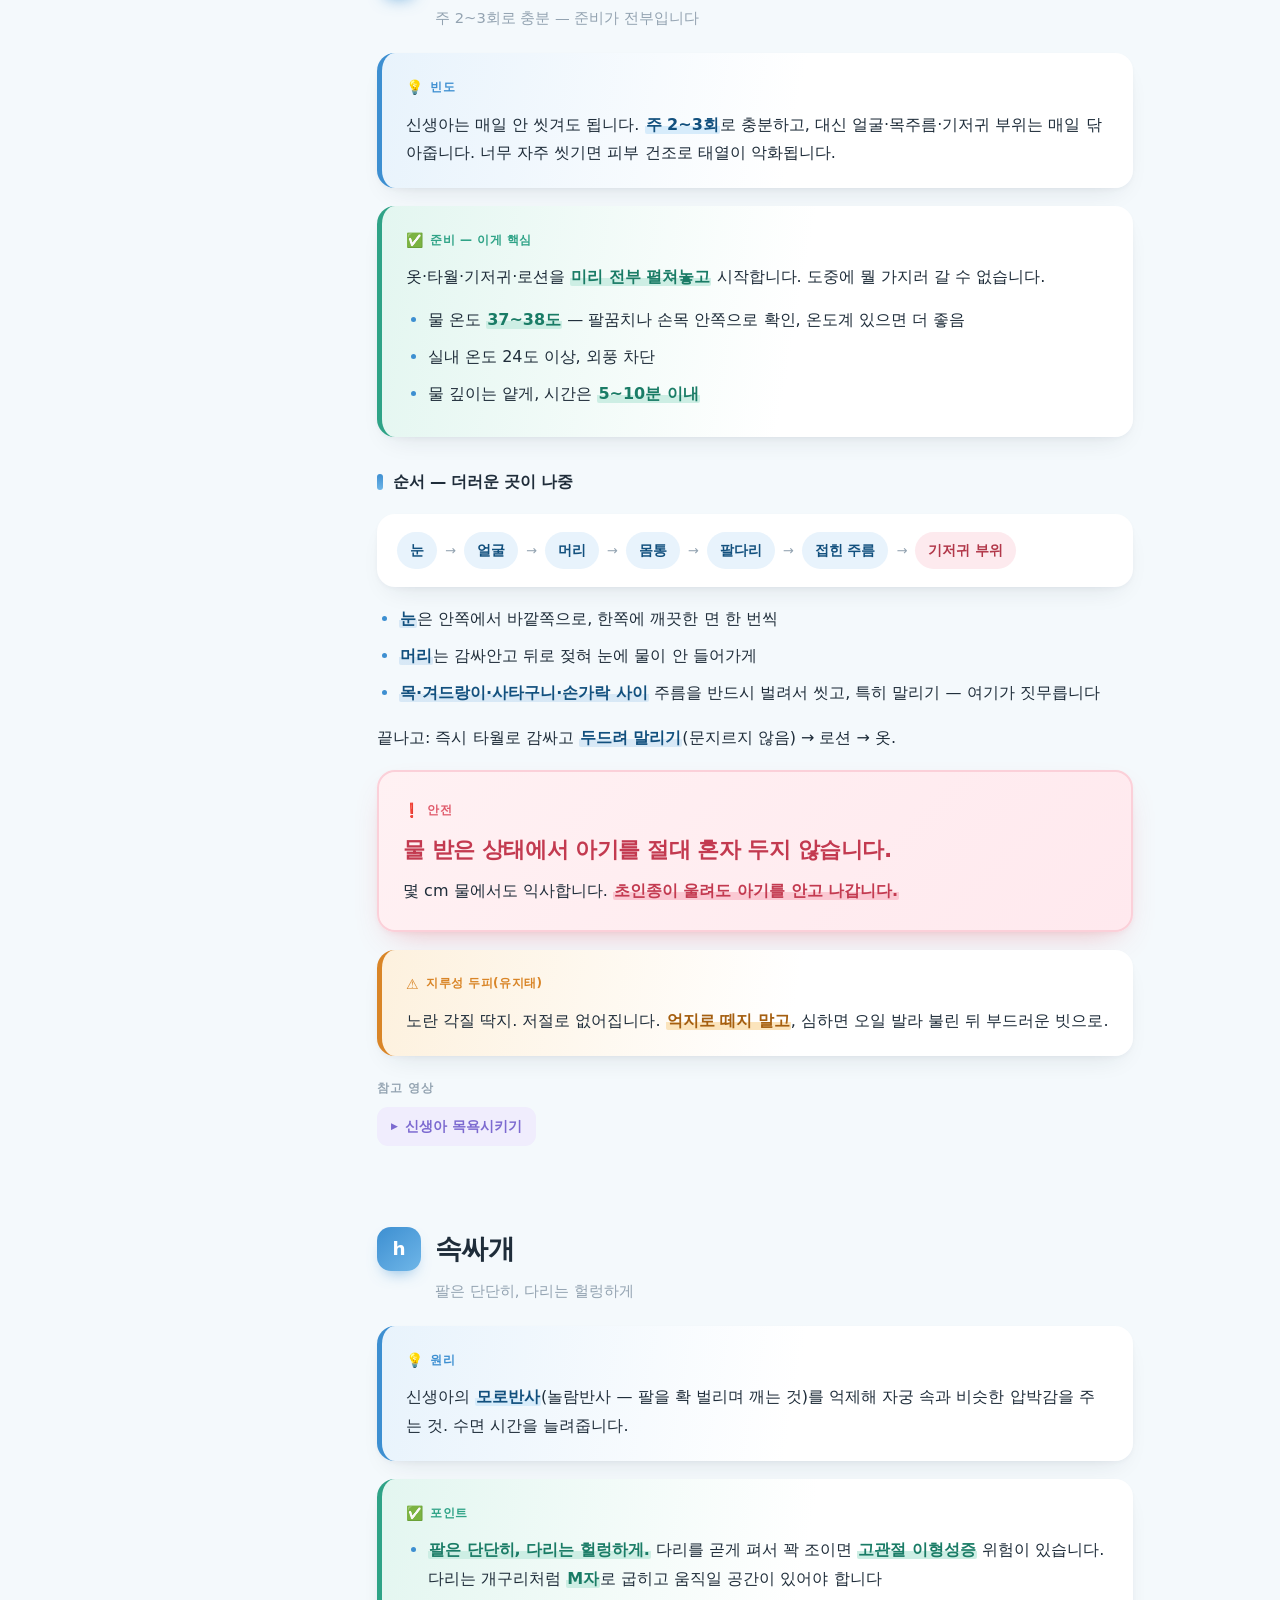
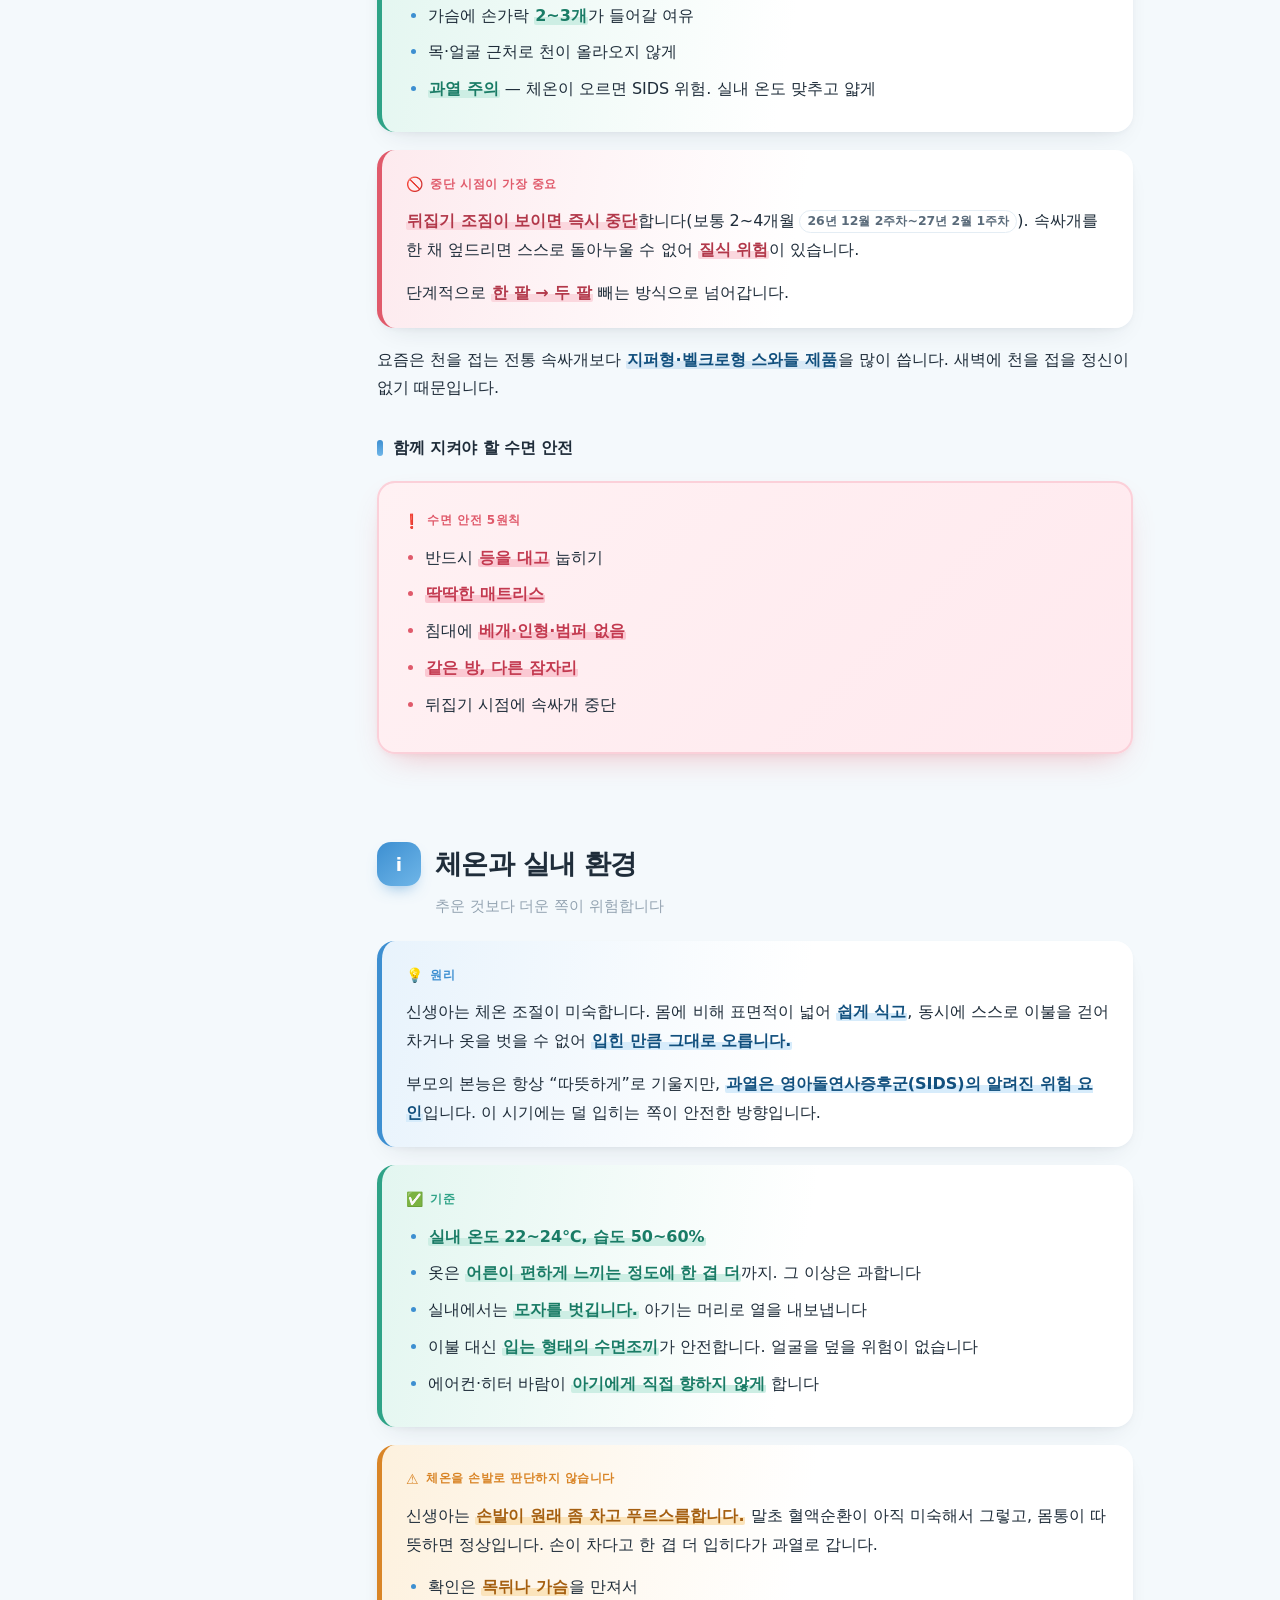
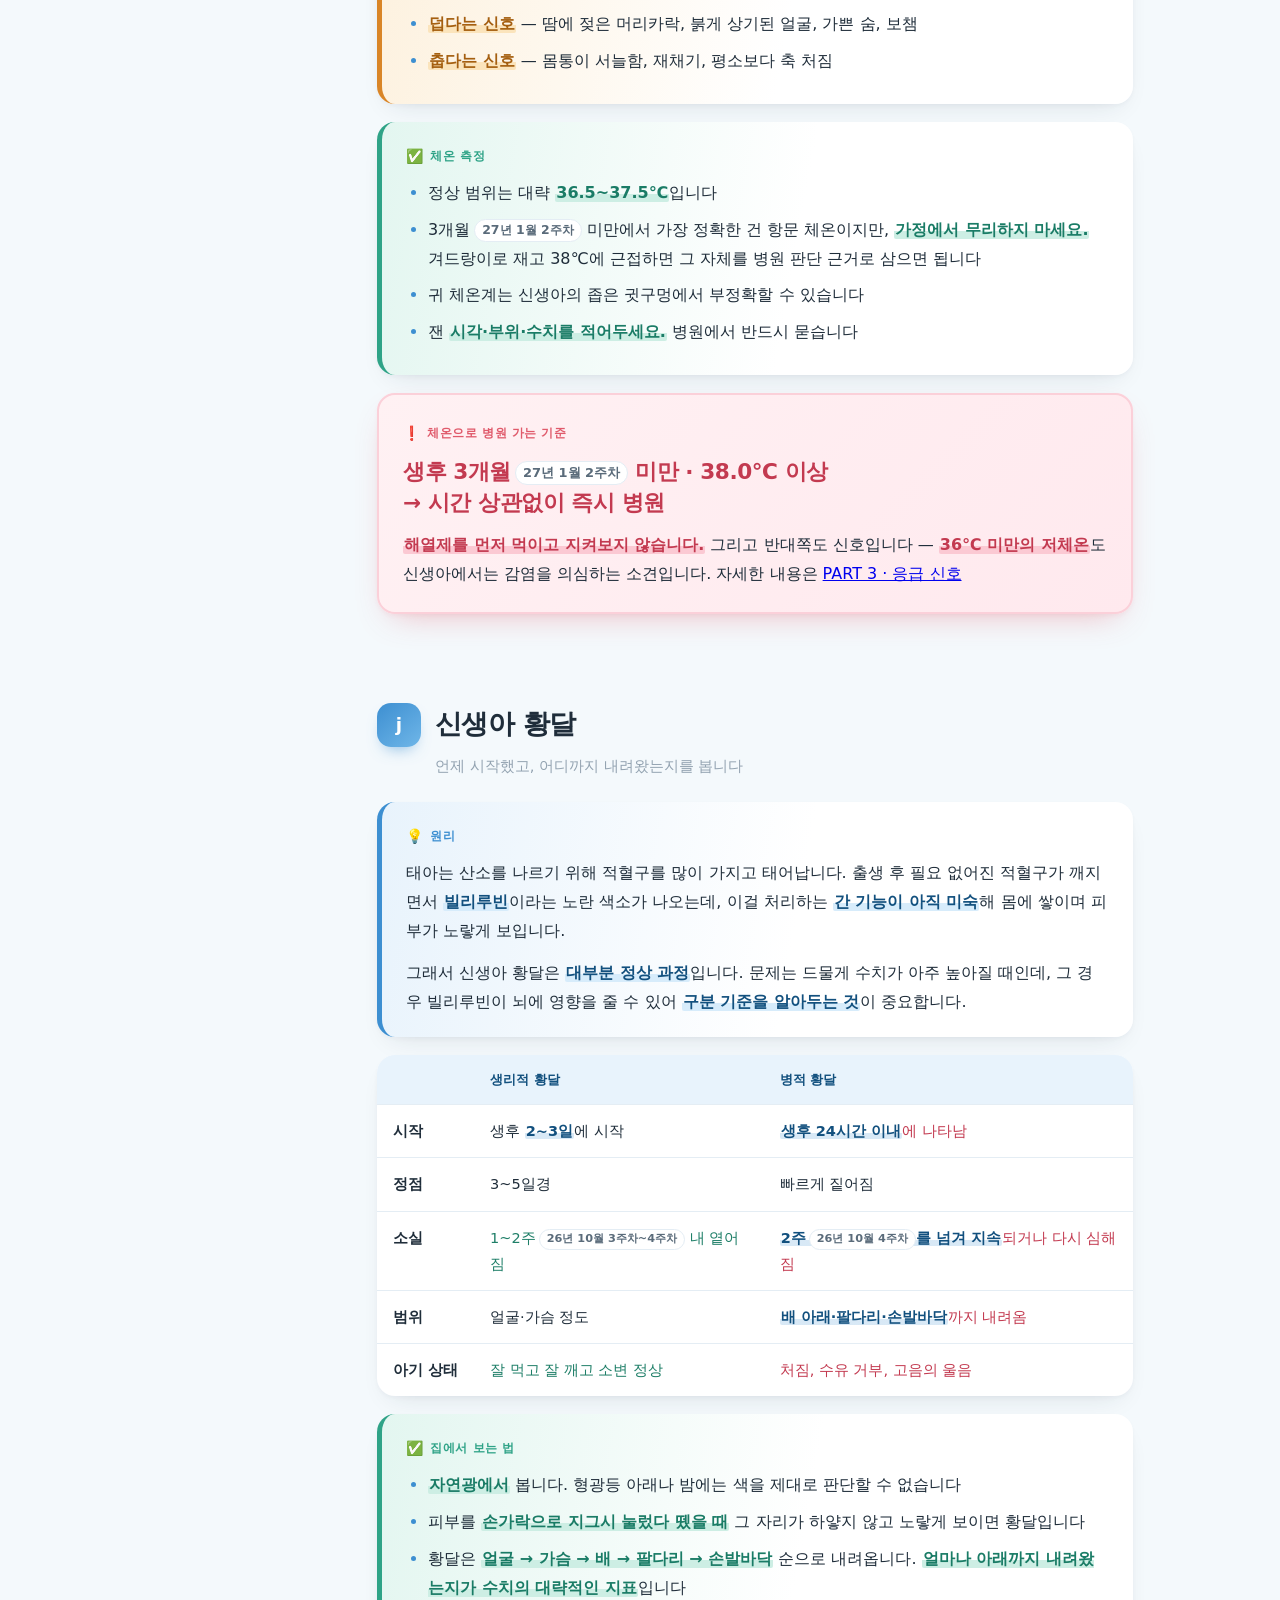
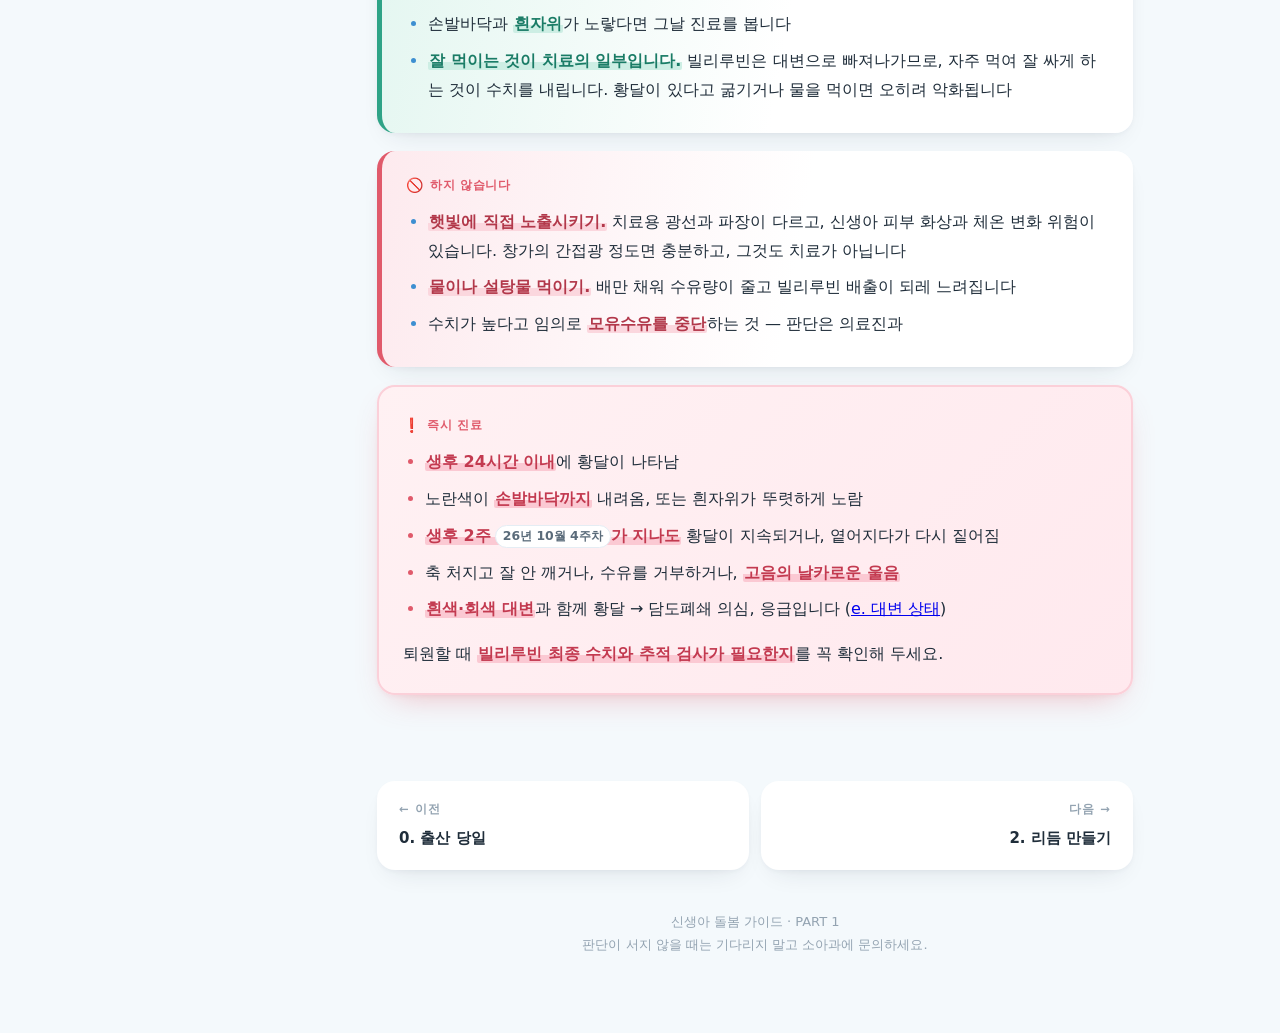
<file: part1.html>
<!DOCTYPE html>
<html lang="ko">
<head>
<meta charset="UTF-8">
<meta name="viewport" content="width=device-width, initial-scale=1">
<title>1. 기본적인 생활 — 신생아 돌봄 가이드</title>
<link rel="stylesheet" href="style.css">
</head>
<body class="p1">

<nav class="toc">
  <div class="wrap">
    <a class="home" href="index.html">홈</a>
    <p class="toc-title">1. 기본적인 생활</p>
    <a class="item" href="#a"><span class="dot"></span>a. 안는 법</a>
    <a class="item" href="#b"><span class="dot"></span>b. 수유</a>
    <a class="item" href="#c"><span class="dot"></span>c. 트림</a>
    <a class="item" href="#d"><span class="dot"></span>d. 기저귀</a>
    <a class="item" href="#e"><span class="dot"></span>e. 대변 상태</a>
    <a class="item" href="#f"><span class="dot"></span>f. 배꼽 관리</a>
    <a class="item" href="#g"><span class="dot"></span>g. 목욕</a>
    <a class="item" href="#h"><span class="dot"></span>h. 속싸개·수면 안전</a>
    <a class="item" href="#i"><span class="dot"></span>i. 체온과 실내 환경</a>
    <a class="item" href="#j"><span class="dot"></span>j. 신생아 황달</a>
    <div class="parts">
      <a href="calendar.html">📅 출산 달력</a>
      <a href="birth.html">0. 출산 당일</a>
      <a class="here" href="part1.html">1. 기본적인 생활</a>
      <a href="part2.html">2. 리듬 만들기</a>
      <a href="part3.html">3. 건강·의료</a>
      <a href="part4.html">4. 산모 회복</a>
      <a href="part5.html">5. 물건과 환경</a>
    </div>
  </div>
</nav>

<header class="page-head">
  <div class="wrap">
    <p class="part-badge">PART 1</p>
    <h1>기본적인 생활</h1>
    <p class="subtitle">안기 · 수유 · 트림 · 기저귀 · 대변 · 배꼽 · 목욕 · 속싸개</p>
    <p class="lede">처음 한 달 동안 매일 반복하게 되는 동작들입니다. 외우려 하지 말고, 필요할 때 해당 항목만 펼쳐 보세요.</p>
  </div>
</header>

<main class="wrap">

<!-- ============ a ============ -->
<section id="a">
  <div class="sec-head"><span class="sec-num">a</span><h2>안는 법</h2></div>
  <p class="sec-sub">머리와 목은 언제나 외부에서 지지되어야 합니다</p>

  <div class="box why">
    <span class="label">원리</span>
    <p>신생아는 목 근육이 없어서 <strong>머리 무게(체중의 25%)</strong>를 스스로 못 버팁니다. 목 가누기는 3~4개월. 그전까지 머리와 목은 항상 외부에서 지지되어야 합니다.</p>
  </div>

  <h3>들어올리기</h3>
  <ol class="steps">
    <li>한 손을 머리·목 아래로, 다른 손을 엉덩이 아래로 넣습니다.</li>
    <li>두 손이 자리 잡은 것을 확인합니다.</li>
    <li>천천히 들어올리며 <strong>내 몸쪽으로 당겨 붙입니다.</strong></li>
  </ol>
  <p>팔 힘으로 드는 게 아니라 <strong>몸에 밀착시켜 지지하는</strong> 겁니다.</p>

  <h3>기본 자세 3가지</h3>
  <div class="table-scroll">
    <table>
      <thead><tr><th>자세</th><th>방법</th><th>쓰는 때</th></tr></thead>
      <tbody>
        <tr><td>요람안기</td><td class="wrapok">머리를 팔꿈치 안쪽에, 팔뚝이 척추를 받치고, 손이 엉덩이를 감쌈</td><td>수유 기본</td></tr>
        <tr><td>어깨안기</td><td class="wrapok">아기를 세워 내 어깨에 기대게 하고 한 손은 목·머리, 한 손은 엉덩이</td><td>트림 자세</td></tr>
        <tr><td>배안기(풋볼)</td><td class="wrapok">옆구리에 끼고 팔뚝으로 몸통, 손바닥으로 머리 받침</td><td>배앓이·목욕</td></tr>
      </tbody>
    </table>
  </div>

  <div class="box miss">
    <span class="label">흔한 실수</span>
    <ul>
      <li>머리가 뒤로 젖혀지는 것</li>
      <li>한 손으로 급하게 드는 것</li>
      <li>안은 채 뜨거운 음료 들기</li>
      <li>안고 계단 이동 시 손잡이를 못 잡는 상황</li>
    </ul>
  </div>

  <div class="box critical">
    <span class="label">절대 금지</span>
    <p class="big">흔들기 — 달래려는 가벼운 흔들림도 안 됩니다.</p>
    <p>뇌출혈(<strong>흔들린 아기 증후군</strong>)로 이어질 수 있고, 부모가 극도로 지쳤을 때 발생합니다.</p>
    <p>울음이 감당 안 되면 → 아기를 안전한 곳(아기침대)에 <strong>눕히고 방을 나가 5분 진정</strong>하는 게 정답입니다. 아기는 잠깐 울어도 다치지 않습니다.</p>
  </div>

  <div class="refs">
    <span class="rlabel">참고 영상</span>
    <a href="https://youtube.com/shorts/tKPE3czzhu0?si=yx_Uo0i7jzgb-oYc" target="_blank" rel="noopener">신생아 안는 법</a>
  </div>
</section>

<!-- ============ b ============ -->
<section id="b">
  <div class="sec-head"><span class="sec-num">b</span><h2>수유</h2></div>
  <p class="sec-sub">자주, 조금씩 — 울기 전에 먹이면 훨씬 수월합니다</p>

  <div class="box why">
    <span class="label">원리</span>
    <p>신생아는 위가 <strong>체리 크기(1일차 5~7ml)</strong>에서 시작해 1주일이면 <strong>살구 크기(45~60ml)</strong>로 커집니다. 자주, 조금씩이 기본이고 <strong>하루 8~12회, 2~3시간 간격</strong>입니다.</p>
    <p>밤에도 4시간 이상은 안 재우고 깨워서 먹입니다 <em>(첫 2~3주, 체중 회복 전까지)</em>.</p>
  </div>

  <h3>배고픔 신호 — 울음은 마지막 신호입니다</h3>
  <div class="flow">
    <span>눈 굴리기·입 오물거리기</span><i>→</i>
    <span>손 빨기</span><i>→</i>
    <span>고개 돌려 찾기</span><i>→</i>
    <span>칭얼거림</span><i>→</i>
    <span class="last">울음</span>
  </div>

  <h3>모유수유 — 핵심은 젖물림(latch) 하나</h3>
  <p>통증과 유두 상처의 <strong>90%가 얕은 물림</strong> 때문입니다.</p>
  <ol class="steps">
    <li>아기 코가 유두 높이에 오게 위치</li>
    <li>유두로 윗입술을 자극</li>
    <li>입을 크게 벌린 순간(하품하듯) 빠르게 당겨 안기</li>
  </ol>

  <div class="table-scroll">
    <table>
      <thead><tr><th></th><th>제대로 된 상태 ○</th><th>잘못된 상태 ×</th></tr></thead>
      <tbody>
        <tr><td>입 모양</td><td class="good wrapok">유두뿐 아니라 유륜 상당 부분이 입 안에</td><td class="bad wrapok">유두만 물림</td></tr>
        <tr><td>입술</td><td class="good wrapok">아랫입술이 바깥으로 뒤집힘</td><td class="bad wrapok">안으로 말림</td></tr>
        <tr><td>턱·볼</td><td class="good wrapok">턱이 가슴에 닿고 귀가 움직임(턱 근육)</td><td class="bad wrapok">볼이 움푹 들어감</td></tr>
        <tr><td>소리</td><td class="good wrapok">삼키는 소리가 들림</td><td class="bad wrapok">쪽쪽 소리</td></tr>
        <tr><td>느낌</td><td class="good wrapok">통증 없음</td><td class="bad wrapok">통증</td></tr>
      </tbody>
    </table>
  </div>
  <div class="box miss">
    <span class="label">잘못 물렸을 때</span>
    <p>손가락을 입꼬리에 넣어 <strong>진공을 풀고</strong> 떼서 다시 시도합니다. 참고 계속하면 유두가 갈라집니다.</p>
  </div>

  <h3>수유 자세</h3>
  <div class="plain">
    <ul>
      <li><strong>요람식</strong> — 기본</li>
      <li><strong>교차요람식</strong> — 신생아에 유리, 머리 조절 가능</li>
      <li><strong>풋볼식</strong> — 제왕절개 시 배 압박 없음</li>
      <li><strong>옆으로 누워서</strong> — 밤중</li>
    </ul>
  </div>

  <h3>초기 2주에 겪는 것들</h3>
  <ul>
    <li><strong>젖몸살 / 유방울혈</strong> — 3~5일차 젖이 도는 시기. 수유 전 온찜질, 수유 후 냉찜질, 자주 비우기</li>
    <li><strong>유선염</strong> — 한쪽 가슴이 붉고 딱딱하고 아프며 38도 이상 발열 + 몸살 → <strong>병원</strong></li>
    <li>유두 상처, 사출 과다, 유두 혼동(젖병 병행 시)</li>
  </ul>

  <h3>분유수유 — 조유</h3>
  <ul>
    <li><strong>70도 이상 물</strong>로 타서 균 사멸 → 체온 정도로 식힘</li>
    <li>분유를 먼저 넣지 말고 <strong>물 먼저</strong>, 그다음 계량 스푼 정량(제품별 비율 다름)</li>
    <li>흔들지 말고 <strong>굴려서</strong> 섞으면 거품이 덜 생김</li>
    <li>온도 확인은 <strong>손목 안쪽</strong></li>
    <li>먹다 남은 분유는 <strong>2시간 내 폐기. 재사용 금지</strong></li>
    <li>젖병은 사용 후 즉시 세척, 소독은 초기엔 매일. 젖꼭지 구멍 크기(단계) 확인</li>
  </ul>

  <div class="box stop">
    <span class="label">수유 자세 공통 주의</span>
    <p>머리가 몸통보다 살짝 높게, 젖병은 <strong>45도 이상 기울여</strong> 젖꼭지에 항상 우유가 차 있게(공기 삼킴 방지).</p>
    <p><strong>눕혀서 젖병 물린 채 방치는 금지</strong> — 중이염·사레·충치 위험.</p>
  </div>

  <div class="box do">
    <span class="label">충분히 먹었는지 판단</span>
    <ul>
      <li>체중 — 2주 내 출생 시 체중 회복</li>
      <li>소변 기저귀 <strong>하루 6회 이상</strong></li>
      <li>수유 후 만족스럽게 늘어짐</li>
    </ul>
  </div>

  <div class="refs">
    <span class="rlabel">참고 영상</span>
    <a href="https://youtu.be/D_8KtVD87-k?si=CDM_xhfH65Um4tsV" target="_blank" rel="noopener">모유수유 · 젖물림</a>
    <a href="https://youtu.be/EDJo1Rfmq9I?si=WNdd3x0ZoQdRem7v" target="_blank" rel="noopener">분유수유</a>
  </div>
</section>

<!-- ============ c ============ -->
<section id="c">
  <div class="sec-head"><span class="sec-num">c</span><h2>트림</h2></div>
  <p class="sec-sub">5분 해도 안 나오면 그냥 넘어갑니다</p>

  <div class="box why">
    <span class="label">원리</span>
    <p>빨면서 삼킨 공기가 위에 차면 불편해하고, 그대로 눕히면 역류합니다.</p>
  </div>

  <h3>시점</h3>
  <p>수유 <strong>중간</strong>(젖 바꿀 때 / 분유 절반) &nbsp;+&nbsp; 수유 <strong>후</strong></p>

  <h3>자세 3종</h3>
  <div class="plain">
    <ul>
      <li>어깨에 세워 안고 등 두드리기</li>
      <li>무릎에 앉혀 턱과 가슴을 손으로 받치고 등 쓸기</li>
      <li>무릎에 엎어놓고 등 쓸기</li>
    </ul>
  </div>

  <div class="box do">
    <span class="label">방법</span>
    <ul>
      <li>손바닥을 <strong>오목하게</strong> 만들어 아래에서 위로 가볍게 두드리거나 쓸어올리기. 세게 칠 필요 전혀 없음</li>
      <li><strong>5분 해도 안 나오면 그냥 넘어갑니다.</strong> 안 나올 수도 있어요</li>
      <li>트림 후 <strong>10~15분은 상체를 세운 자세</strong> 유지 후 눕히기</li>
    </ul>
  </div>

  <div class="box miss">
    <span class="label">흔한 실수</span>
    <ul>
      <li>트림 안 나왔다고 20분씩 붙잡고 있기</li>
      <li>눕혀놓고 등 두드리기 — 효과 없음</li>
    </ul>
  </div>

  <p>약간의 <strong>게워냄(spit-up)은 정상</strong>입니다. 입가로 주르륵 흐르는 정도.</p>

  <div class="hospital">
    <span class="label">이러면 병원</span>
    <ul>
      <li>분수처럼 뿜는 구토</li>
      <li>초록색·피 섞인 구토</li>
      <li>매 수유마다 대량으로 게우며 체중이 안 느는 경우</li>
    </ul>
  </div>

  <div class="refs">
    <span class="rlabel">참고 영상</span>
    <a href="https://youtu.be/bAqRm11q_T0?si=0lLOGK4CttKZUpxc" target="_blank" rel="noopener">트림 시키는 법 ①</a>
    <a href="https://youtu.be/mqlm8OVZ6qo?si=FFcR-d9OXvUSe2CQ" target="_blank" rel="noopener">트림 시키는 법 ②</a>
  </div>
</section>

<!-- ============ d ============ -->
<section id="d">
  <div class="sec-head"><span class="sec-num">d</span><h2>기저귀</h2></div>
  <p class="sec-sub">하루 8~12회 — 준비물을 먼저 손 닿는 곳에</p>

  <div class="box why">
    <span class="label">교체 시점</span>
    <p>소변은 젖으면, 대변은 즉시. 하루 8~12회. <strong>수유 전이나 수유 중간</strong>에 갈면 먹다 잠들 확률이 줄어듭니다.</p>
  </div>

  <h3>순서</h3>
  <ol class="steps">
    <li>물티슈·새 기저귀·크림을 <strong>손 닿는 곳에 먼저 배치</strong></li>
    <li>발목을 한 손으로 부드럽게 들거나 옆으로 굴리기</li>
    <li>더러운 것 빼기</li>
    <li><strong>앞에서 뒤로</strong> 닦기 — 특히 여아, 요로감염 방지</li>
    <li>완전히 마른 뒤 새 기저귀</li>
    <li>제대 탈락 전에는 <strong>배꼽 아래로 접기</strong></li>
    <li>손가락 하나 들어갈 여유 확인</li>
  </ol>

  <div class="box do">
    <span class="label">남아 주의</span>
    <p>열자마자 <strong>소변 분수</strong>가 나옵니다. 물티슈나 천으로 덮어두세요. 그리고 고추는 <strong>아래를 향하게</strong> 정리해야 위로 안 샙니다.</p>
  </div>

  <h3>기저귀 발진</h3>
  <p>원인은 <strong>습기 + 마찰 + 대변 자극</strong>입니다.</p>
  <ul>
    <li>자주 갈기, 완전 건조, 산화아연 연고 두껍게</li>
    <li>하루 몇 번 <strong>기저귀 벗겨 공기 접촉</strong>시키는 게 가장 효과적</li>
  </ul>
  <div class="hospital">
    <span class="label">이러면 병원</span>
    <ul><li>붉은 부위의 경계가 뚜렷하고 <strong>위성 병변</strong>이 있으면 칸디다 곰팡이 → 항진균제 필요</li></ul>
  </div>

  <div class="box critical">
    <span class="label">절대 원칙</span>
    <p class="big">기저귀 갈이대 위에서 한 순간도 손을 떼지 않습니다.</p>
    <p>뒤집기 못 하는 시기에도 떨어집니다.</p>
  </div>

  <div class="refs">
    <span class="rlabel">참고 영상</span>
    <a href="https://youtu.be/wwmKVUUKAQA?si=JhDT2FSh3M4wkdti" target="_blank" rel="noopener">기저귀 갈기 ①</a>
    <a href="https://youtu.be/XkTWhckwjwE?si=hPb6ajFjQ0vYCzqT" target="_blank" rel="noopener">기저귀 갈기 ②</a>
    <a href="https://youtube.com/shorts/BdtbRgvbEeA?si=599AJdX2YdPcBhY6" target="_blank" rel="noopener">짧은 요약</a>
  </div>
</section>

<!-- ============ e ============ -->
<section id="e">
  <div class="sec-head"><span class="sec-num">e</span><h2>대변 상태 판단</h2></div>
  <p class="sec-sub">신생아는 말을 못 하니까 기저귀가 유일한 계기판입니다</p>

  <h3>정상 진행</h3>
  <div class="table-scroll">
    <table>
      <thead><tr><th>시기</th><th>이름</th><th>모습</th></tr></thead>
      <tbody>
        <tr><td>1~2일차</td><td>태변</td><td class="wrapok">검고 끈적한 타르 같은 것. 잘 안 닦여서 <strong>바셀린을 미리 발라두면</strong> 편함</td></tr>
        <tr><td>3~4일차</td><td>이행변</td><td class="wrapok">녹갈색, 묽어짐</td></tr>
        <tr><td>5일차~ (모유)</td><td>모유변</td><td class="wrapok">겨자색, 알갱이(좁쌀) 섞인 묽은 변, 시큼한 냄새</td></tr>
        <tr><td>5일차~ (분유)</td><td>분유변</td><td class="wrapok">황갈색~황토색, 좀 더 되직하고 냄새 강함</td></tr>
      </tbody>
    </table>
  </div>

  <div class="box why">
    <span class="label">횟수보다 중요한 것</span>
    <p>모유아는 매 수유마다 볼 수도, 반대로 며칠에 한 번일 수도 있습니다(모유는 흡수율이 높아서). 횟수보다 <strong>변의 굳기와 아기 컨디션</strong>이 기준입니다. 무르게 나오고 잘 먹으면 며칠 안 봐도 변비가 아닙니다.</p>
  </div>

  <div class="box do">
    <span class="label">소변</span>
    <p>생후 5일 이후 <strong>하루 6회 이상 젖은 기저귀 = 수유량 충분</strong>의 지표. 초기 며칠 벽돌색 요산 결정(주황빛 가루)은 흔하고 정상이지만, 계속되면 수분 부족 신호입니다.</p>
  </div>

  <div class="hospital">
    <span class="label">즉시 병원인 색</span>
    <ul>
      <li><strong>흰색 / 회색 변</strong> — 담도폐쇄 의심. 응급</li>
      <li>붉은 피가 섞인 변</li>
      <li>검은 변 (태변 시기 지난 후)</li>
      <li>물설사가 지속되며 처지는 경우</li>
    </ul>
  </div>

  <p><strong>초록색 변은 대부분 정상</strong>입니다(전유·후유 불균형, 철분 강화 분유). 아기가 잘 먹고 잘 크면 색만으로 걱정하지 않아도 됩니다.</p>

  <div class="refs">
    <span class="rlabel">참고 자료</span>
    <a href="https://www.childcare.go.kr/?menuno=430" target="_blank" rel="noopener">중앙육아종합지원센터</a>
    <a href="https://youtu.be/rYeCjXbE7dU?si=3Nq6fDBa7v97tti6" target="_blank" rel="noopener">대변 색 판단</a>
  </div>
</section>

<!-- ============ f ============ -->
<section id="f">
  <div class="sec-head"><span class="sec-num">f</span><h2>배꼽 관리</h2></div>
  <p class="sec-sub">현재 표준은 “건조 유지(dry cord care)”</p>

  <div class="box why">
    <span class="label">원리</span>
    <p>예전처럼 알코올로 소독하는 건 오히려 <strong>탈락을 늦춘다</strong>고 보고, 요즘 대부분의 병원이 자연 건조를 권합니다. 다만 병원마다 지침이 다를 수 있으니 <strong>퇴원 시 받은 지침을 우선</strong>하세요.</p>
  </div>

  <div class="box do">
    <span class="label">실행</span>
    <ul>
      <li>기저귀를 배꼽 아래로 접어 소변이 닿지 않게, 공기 통하게</li>
      <li>제대 탈락 전에는 통목욕 대신 <strong>스펀지 목욕</strong></li>
      <li>젖었으면 깨끗한 거즈로 <strong>톡톡 두드려</strong> 말리기</li>
      <li>떨어지려 할 때 <strong>억지로 당기지 않기</strong></li>
      <li>탈락 시기 1~3주. 떨어질 때 소량의 피나 진물, 약간의 냄새는 정상</li>
    </ul>
  </div>

  <div class="hospital">
    <span class="label">감염 신호 → 즉시 진료</span>
    <ul>
      <li>배꼽 주변 피부가 붉게 번짐</li>
      <li>노란 고름, 악취</li>
      <li>만지면 아파함, 발열</li>
    </ul>
    <p style="margin:10px 0 0;font-size:14px">제대염(omphalitis)으로 신생아에겐 빠르게 진행될 수 있습니다.</p>
  </div>

  <div class="refs">
    <span class="rlabel">참고 영상</span>
    <a href="https://youtu.be/HWHj9UW6K0g?si=qi5_jS6MdMwrFq4-" target="_blank" rel="noopener">배꼽 소독·관리</a>
  </div>
</section>

<!-- ============ g ============ -->
<section id="g">
  <div class="sec-head"><span class="sec-num">g</span><h2>목욕</h2></div>
  <p class="sec-sub">주 2~3회로 충분 — 준비가 전부입니다</p>

  <div class="box why">
    <span class="label">빈도</span>
    <p>신생아는 매일 안 씻겨도 됩니다. <strong>주 2~3회</strong>로 충분하고, 대신 얼굴·목주름·기저귀 부위는 매일 닦아줍니다. 너무 자주 씻기면 피부 건조로 태열이 악화됩니다.</p>
  </div>

  <div class="box do">
    <span class="label">준비 — 이게 핵심</span>
    <p>옷·타월·기저귀·로션을 <strong>미리 전부 펼쳐놓고</strong> 시작합니다. 도중에 뭘 가지러 갈 수 없습니다.</p>
    <ul>
      <li>물 온도 <strong>37~38도</strong> — 팔꿈치나 손목 안쪽으로 확인, 온도계 있으면 더 좋음</li>
      <li>실내 온도 24도 이상, 외풍 차단</li>
      <li>물 깊이는 얕게, 시간은 <strong>5~10분 이내</strong></li>
    </ul>
  </div>

  <h3>순서 — 더러운 곳이 나중</h3>
  <div class="flow">
    <span>눈</span><i>→</i><span>얼굴</span><i>→</i><span>머리</span><i>→</i><span>몸통</span><i>→</i>
    <span>팔다리</span><i>→</i><span>접힌 주름</span><i>→</i><span class="last">기저귀 부위</span>
  </div>
  <ul>
    <li><strong>눈</strong>은 안쪽에서 바깥쪽으로, 한쪽에 깨끗한 면 한 번씩</li>
    <li><strong>머리</strong>는 감싸안고 뒤로 젖혀 눈에 물이 안 들어가게</li>
    <li><strong>목·겨드랑이·사타구니·손가락 사이</strong> 주름을 반드시 벌려서 씻고, 특히 말리기 — 여기가 짓무릅니다</li>
  </ul>
  <p>끝나고: 즉시 타월로 감싸고 <strong>두드려 말리기</strong>(문지르지 않음) → 로션 → 옷.</p>

  <div class="box critical">
    <span class="label">안전</span>
    <p class="big">물 받은 상태에서 아기를 절대 혼자 두지 않습니다.</p>
    <p>몇 cm 물에서도 익사합니다. <strong>초인종이 울려도 아기를 안고 나갑니다.</strong></p>
  </div>

  <div class="box miss">
    <span class="label">지루성 두피(유지태)</span>
    <p>노란 각질 딱지. 저절로 없어집니다. <strong>억지로 떼지 말고</strong>, 심하면 오일 발라 불린 뒤 부드러운 빗으로.</p>
  </div>

  <div class="refs">
    <span class="rlabel">참고 영상</span>
    <a href="https://youtu.be/r8S_Huuku2A?si=FcBHP-nVVYwYrk77" target="_blank" rel="noopener">신생아 목욕시키기</a>
  </div>
</section>

<!-- ============ h ============ -->
<section id="h">
  <div class="sec-head"><span class="sec-num">h</span><h2>속싸개</h2></div>
  <p class="sec-sub">팔은 단단히, 다리는 헐렁하게</p>

  <div class="box why">
    <span class="label">원리</span>
    <p>신생아의 <strong>모로반사</strong>(놀람반사 — 팔을 확 벌리며 깨는 것)를 억제해 자궁 속과 비슷한 압박감을 주는 것. 수면 시간을 늘려줍니다.</p>
  </div>

  <div class="box do">
    <span class="label">포인트</span>
    <ul>
      <li><strong>팔은 단단히, 다리는 헐렁하게.</strong> 다리를 곧게 펴서 꽉 조이면 <strong>고관절 이형성증</strong> 위험이 있습니다. 다리는 개구리처럼 <strong>M자</strong>로 굽히고 움직일 공간이 있어야 합니다</li>
      <li>가슴에 손가락 <strong>2~3개</strong>가 들어갈 여유</li>
      <li>목·얼굴 근처로 천이 올라오지 않게</li>
      <li><strong>과열 주의</strong> — 체온이 오르면 SIDS 위험. 실내 온도 맞추고 얇게</li>
    </ul>
  </div>

  <div class="box stop">
    <span class="label">중단 시점이 가장 중요</span>
    <p><strong>뒤집기 조짐이 보이면 즉시 중단</strong>합니다(보통 2~4개월). 속싸개를 한 채 엎드리면 스스로 돌아누울 수 없어 <strong>질식 위험</strong>이 있습니다.</p>
    <p>단계적으로 <strong>한 팔 → 두 팔</strong> 빼는 방식으로 넘어갑니다.</p>
  </div>

  <p>요즘은 천을 접는 전통 속싸개보다 <strong>지퍼형·벨크로형 스와들 제품</strong>을 많이 씁니다. 새벽에 천을 접을 정신이 없기 때문입니다.</p>

  <h3>함께 지켜야 할 수면 안전</h3>
  <div class="box critical">
    <span class="label">수면 안전 5원칙</span>
    <ul>
      <li>반드시 <strong>등을 대고</strong> 눕히기</li>
      <li><strong>딱딱한 매트리스</strong></li>
      <li>침대에 <strong>베개·인형·범퍼 없음</strong></li>
      <li><strong>같은 방, 다른 잠자리</strong></li>
      <li>뒤집기 시점에 속싸개 중단</li>
    </ul>
  </div>
</section>

<!-- ============ i ============ -->
<section id="i">
  <div class="sec-head"><span class="sec-num">i</span><h2>체온과 실내 환경</h2></div>
  <p class="sec-sub">추운 것보다 더운 쪽이 위험합니다</p>

  <div class="box why">
    <span class="label">원리</span>
    <p>신생아는 체온 조절이 미숙합니다. 몸에 비해 표면적이 넓어 <strong>쉽게 식고</strong>, 동시에 스스로 이불을 걷어차거나 옷을 벗을 수 없어 <strong>입힌 만큼 그대로 오릅니다.</strong></p>
    <p>부모의 본능은 항상 “따뜻하게”로 기울지만, <strong>과열은 영아돌연사증후군(SIDS)의 알려진 위험 요인</strong>입니다. 이 시기에는 덜 입히는 쪽이 안전한 방향입니다.</p>
  </div>

  <div class="box do">
    <span class="label">기준</span>
    <ul>
      <li><strong>실내 온도 22~24℃, 습도 50~60%</strong></li>
      <li>옷은 <strong>어른이 편하게 느끼는 정도에 한 겹 더</strong>까지. 그 이상은 과합니다</li>
      <li>실내에서는 <strong>모자를 벗깁니다.</strong> 아기는 머리로 열을 내보냅니다</li>
      <li>이불 대신 <strong>입는 형태의 수면조끼</strong>가 안전합니다. 얼굴을 덮을 위험이 없습니다</li>
      <li>에어컨·히터 바람이 <strong>아기에게 직접 향하지 않게</strong> 합니다</li>
    </ul>
  </div>

  <div class="box miss">
    <span class="label">체온을 손발로 판단하지 않습니다</span>
    <p>신생아는 <strong>손발이 원래 좀 차고 푸르스름합니다.</strong> 말초 혈액순환이 아직 미숙해서 그렇고, 몸통이 따뜻하면 정상입니다. 손이 차다고 한 겹 더 입히다가 과열로 갑니다.</p>
    <ul>
      <li>확인은 <strong>목뒤나 가슴</strong>을 만져서</li>
      <li><strong>덥다는 신호</strong> — 땀에 젖은 머리카락, 붉게 상기된 얼굴, 가쁜 숨, 보챔</li>
      <li><strong>춥다는 신호</strong> — 몸통이 서늘함, 재채기, 평소보다 축 처짐</li>
    </ul>
  </div>

  <div class="box do">
    <span class="label">체온 측정</span>
    <ul>
      <li>정상 범위는 대략 <strong>36.5~37.5℃</strong>입니다</li>
      <li>3개월 미만에서 가장 정확한 건 항문 체온이지만, <strong>가정에서 무리하지 마세요.</strong> 겨드랑이로 재고 38℃에 근접하면 그 자체를 병원 판단 근거로 삼으면 됩니다</li>
      <li>귀 체온계는 신생아의 좁은 귓구멍에서 부정확할 수 있습니다</li>
      <li>잰 <strong>시각·부위·수치를 적어두세요.</strong> 병원에서 반드시 묻습니다</li>
    </ul>
  </div>

  <div class="box critical">
    <span class="label">체온으로 병원 가는 기준</span>
    <p class="big">생후 3개월 미만 · 38.0℃ 이상<br>→ 시간 상관없이 즉시 병원</p>
    <p><strong>해열제를 먼저 먹이고 지켜보지 않습니다.</strong> 그리고 반대쪽도 신호입니다 — <strong>36℃ 미만의 저체온</strong>도 신생아에서는 감염을 의심하는 소견입니다. 자세한 내용은 <a href="part3.html#d">PART 3 · 응급 신호</a></p>
  </div>
</section>

<!-- ============ j ============ -->
<section id="j">
  <div class="sec-head"><span class="sec-num">j</span><h2>신생아 황달</h2></div>
  <p class="sec-sub">언제 시작했고, 어디까지 내려왔는지를 봅니다</p>

  <div class="box why">
    <span class="label">원리</span>
    <p>태아는 산소를 나르기 위해 적혈구를 많이 가지고 태어납니다. 출생 후 필요 없어진 적혈구가 깨지면서 <strong>빌리루빈</strong>이라는 노란 색소가 나오는데, 이걸 처리하는 <strong>간 기능이 아직 미숙</strong>해 몸에 쌓이며 피부가 노랗게 보입니다.</p>
    <p>그래서 신생아 황달은 <strong>대부분 정상 과정</strong>입니다. 문제는 드물게 수치가 아주 높아질 때인데, 그 경우 빌리루빈이 뇌에 영향을 줄 수 있어 <strong>구분 기준을 알아두는 것</strong>이 중요합니다.</p>
  </div>

  <div class="table-scroll">
    <table>
      <thead><tr><th></th><th>생리적 황달</th><th>병적 황달</th></tr></thead>
      <tbody>
        <tr><td>시작</td><td class="wrapok">생후 <strong>2~3일</strong>에 시작</td><td class="bad wrapok"><strong>생후 24시간 이내</strong>에 나타남</td></tr>
        <tr><td>정점</td><td class="wrapok">3~5일경</td><td class="wrapok">빠르게 짙어짐</td></tr>
        <tr><td>소실</td><td class="good wrapok">1~2주 내 옅어짐</td><td class="bad wrapok"><strong>2주를 넘겨 지속</strong>되거나 다시 심해짐</td></tr>
        <tr><td>범위</td><td class="wrapok">얼굴·가슴 정도</td><td class="bad wrapok"><strong>배 아래·팔다리·손발바닥</strong>까지 내려옴</td></tr>
        <tr><td>아기 상태</td><td class="good wrapok">잘 먹고 잘 깨고 소변 정상</td><td class="bad wrapok">처짐, 수유 거부, 고음의 울음</td></tr>
      </tbody>
    </table>
  </div>

  <div class="box do">
    <span class="label">집에서 보는 법</span>
    <ul>
      <li><strong>자연광에서</strong> 봅니다. 형광등 아래나 밤에는 색을 제대로 판단할 수 없습니다</li>
      <li>피부를 <strong>손가락으로 지그시 눌렀다 뗐을 때</strong> 그 자리가 하얗지 않고 노랗게 보이면 황달입니다</li>
      <li>황달은 <strong>얼굴 → 가슴 → 배 → 팔다리 → 손발바닥</strong> 순으로 내려옵니다. <strong>얼마나 아래까지 내려왔는지가 수치의 대략적인 지표</strong>입니다</li>
      <li>손발바닥과 <strong>흰자위</strong>가 노랗다면 그날 진료를 봅니다</li>
      <li><strong>잘 먹이는 것이 치료의 일부입니다.</strong> 빌리루빈은 대변으로 빠져나가므로, 자주 먹여 잘 싸게 하는 것이 수치를 내립니다. 황달이 있다고 굶기거나 물을 먹이면 오히려 악화됩니다</li>
    </ul>
  </div>

  <div class="box stop">
    <span class="label">하지 않습니다</span>
    <ul>
      <li><strong>햇빛에 직접 노출시키기.</strong> 치료용 광선과 파장이 다르고, 신생아 피부 화상과 체온 변화 위험이 있습니다. 창가의 간접광 정도면 충분하고, 그것도 치료가 아닙니다</li>
      <li><strong>물이나 설탕물 먹이기.</strong> 배만 채워 수유량이 줄고 빌리루빈 배출이 되레 느려집니다</li>
      <li>수치가 높다고 임의로 <strong>모유수유를 중단</strong>하는 것 — 판단은 의료진과</li>
    </ul>
  </div>

  <div class="box critical">
    <span class="label">즉시 진료</span>
    <ul>
      <li><strong>생후 24시간 이내</strong>에 황달이 나타남</li>
      <li>노란색이 <strong>손발바닥까지</strong> 내려옴, 또는 흰자위가 뚜렷하게 노람</li>
      <li><strong>생후 2주가 지나도</strong> 황달이 지속되거나, 옅어지다가 다시 짙어짐</li>
      <li>축 처지고 잘 안 깨거나, 수유를 거부하거나, <strong>고음의 날카로운 울음</strong></li>
      <li><strong>흰색·회색 대변</strong>과 함께 황달 → 담도폐쇄 의심, 응급입니다 (<a href="#e">e. 대변 상태</a>)</li>
    </ul>
    <p>퇴원할 때 <strong>빌리루빈 최종 수치와 추적 검사가 필요한지</strong>를 꼭 확인해 두세요.</p>
  </div>
</section>

<div class="pager">
  <a href="birth.html"><span class="dir">← 이전</span><span class="name">0. 출산 당일</span></a>
  <a class="next" href="part2.html"><span class="dir">다음 →</span><span class="name">2. 리듬 만들기</span></a>
</div>

</main>

<footer>
  <div class="wrap">
    신생아 돌봄 가이드 · PART 1<br>
    판단이 서지 않을 때는 기다리지 말고 소아과에 문의하세요.
  </div>
</footer>

<script src="dates.js"></script>
<script src="nav.js"></script>
</body>
</html>
</file>
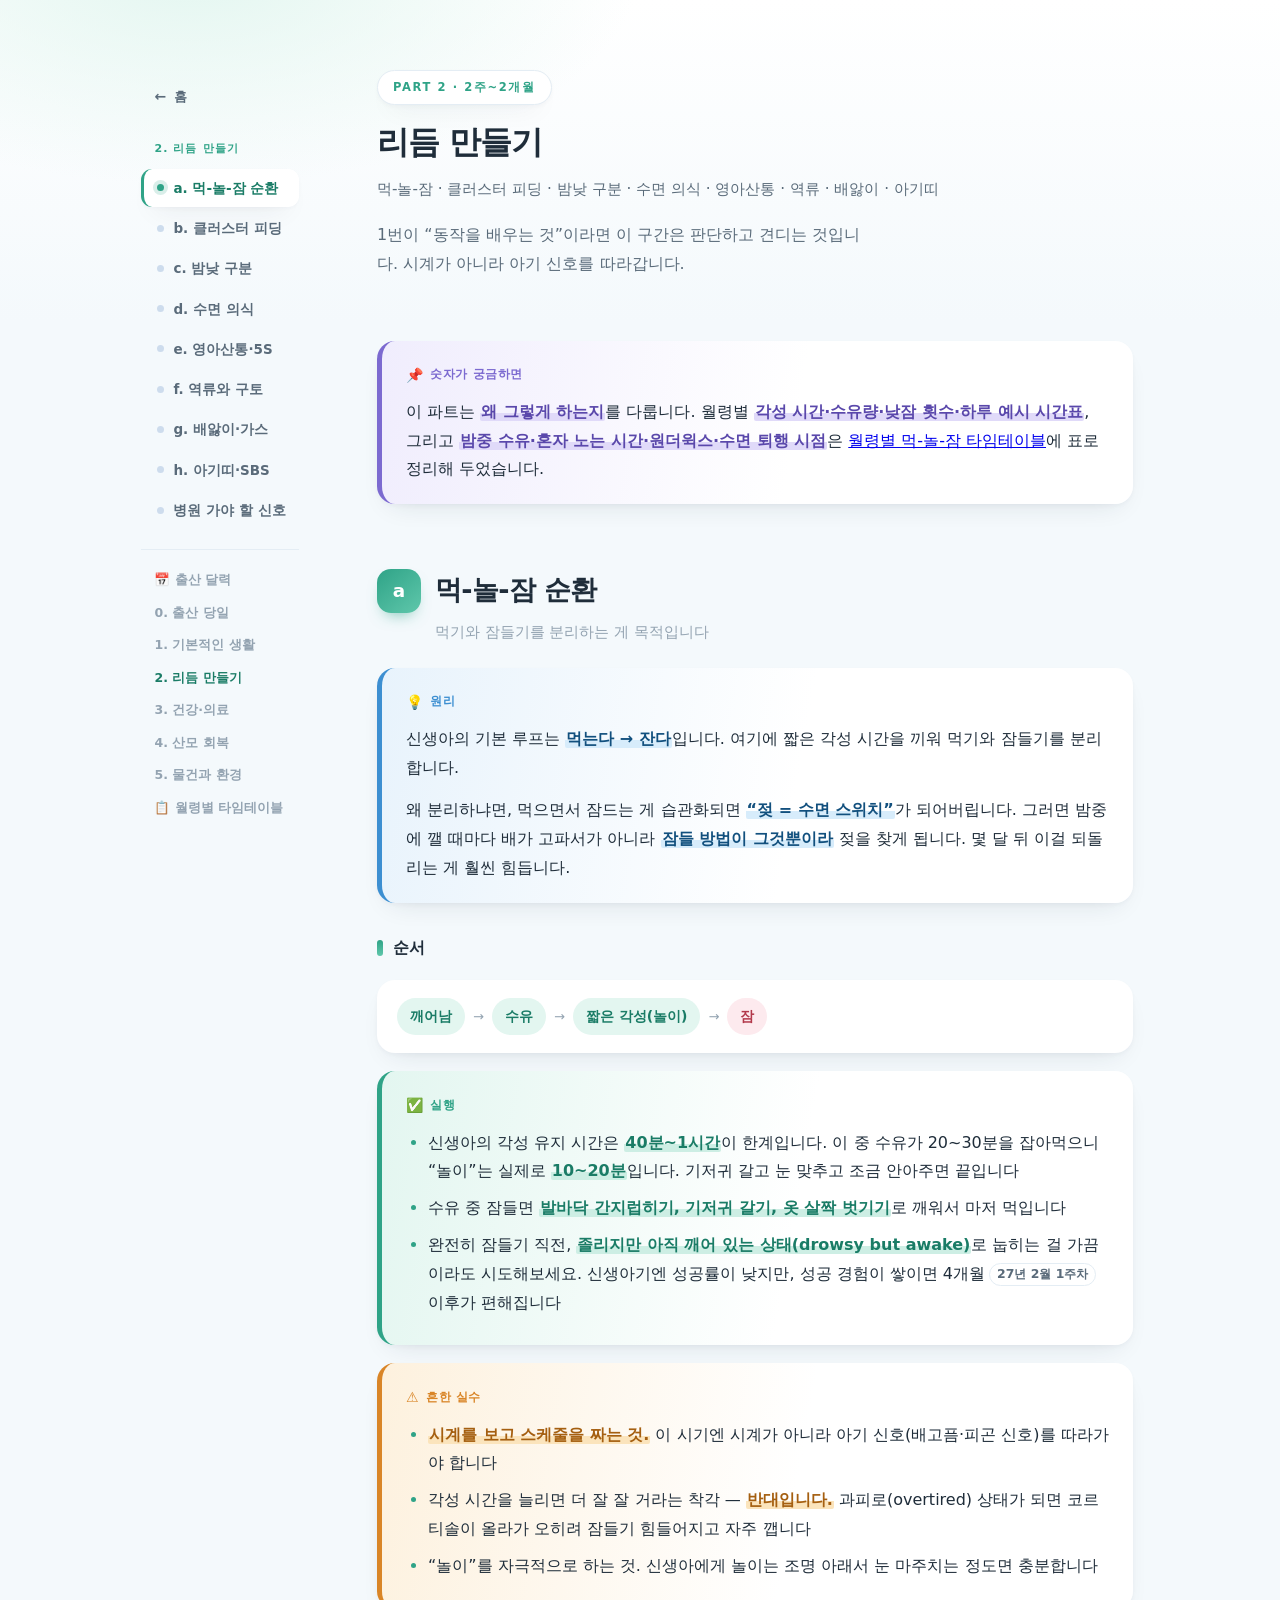
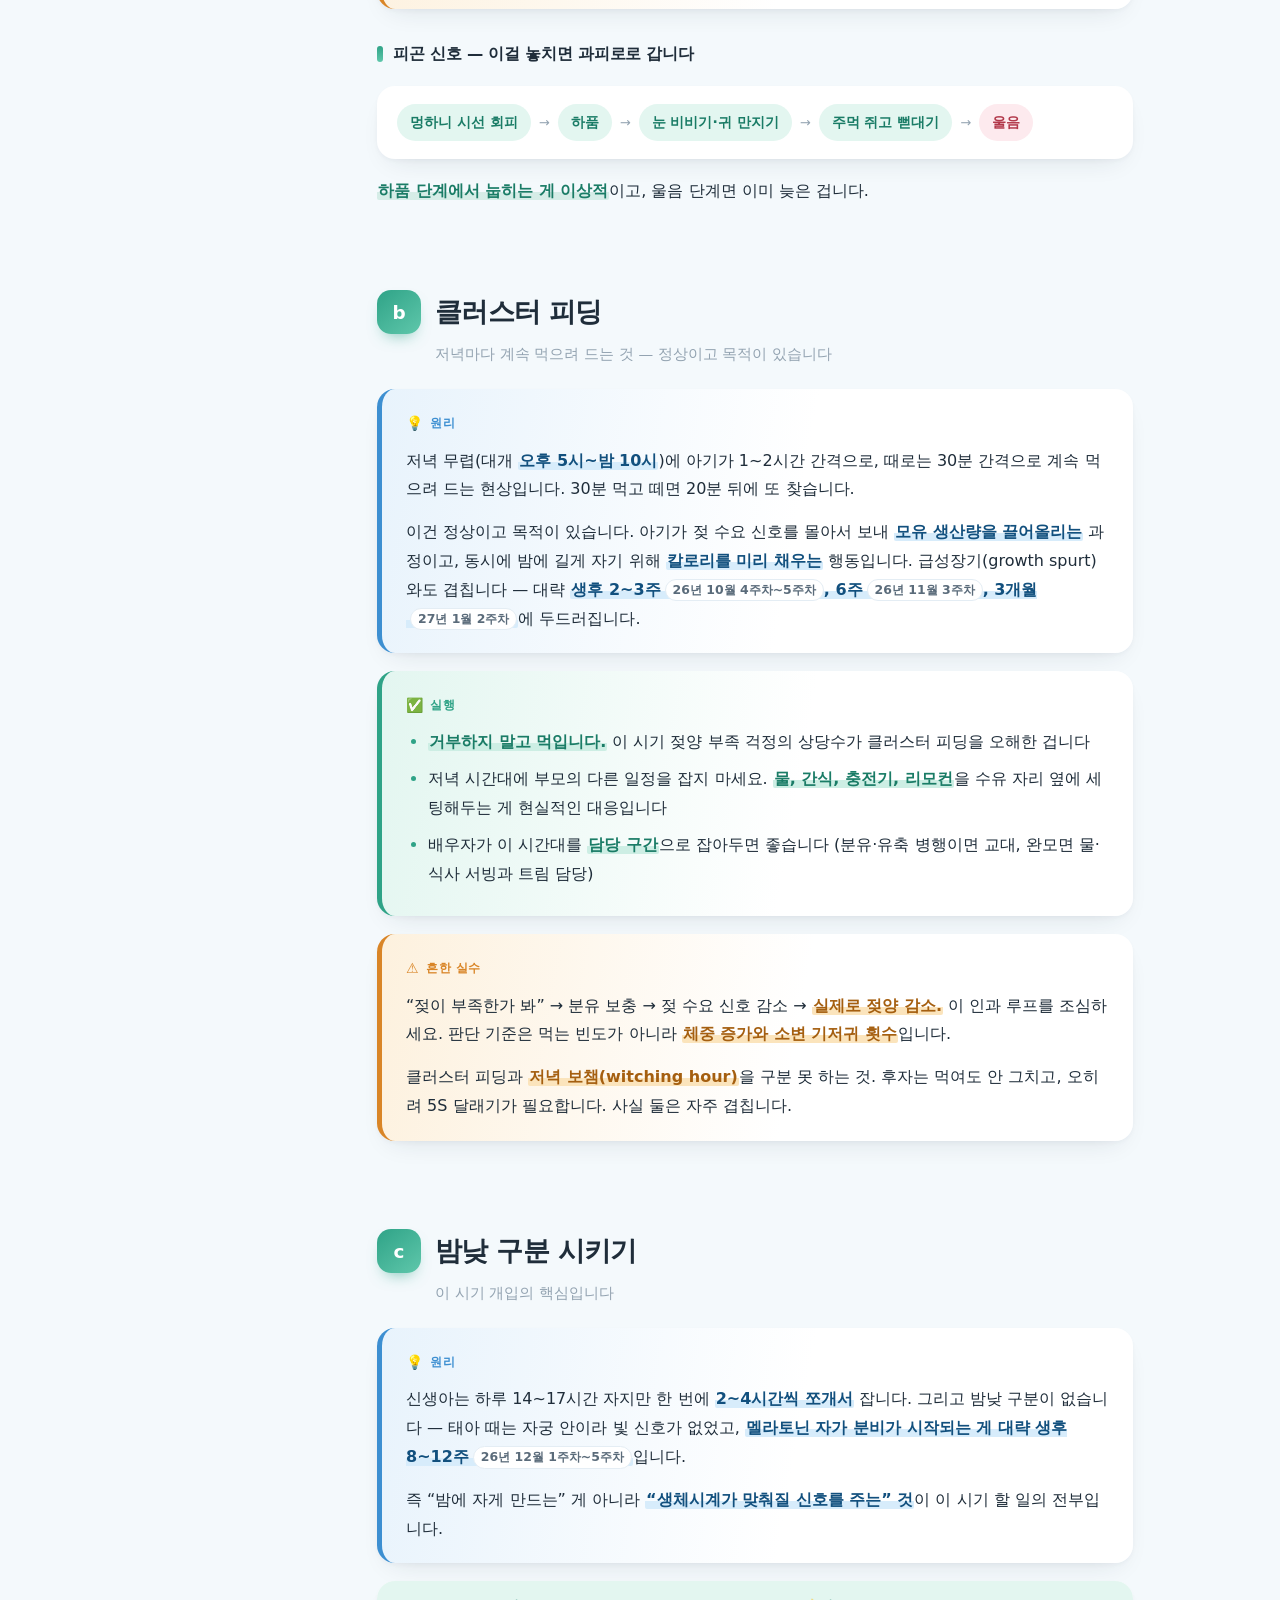
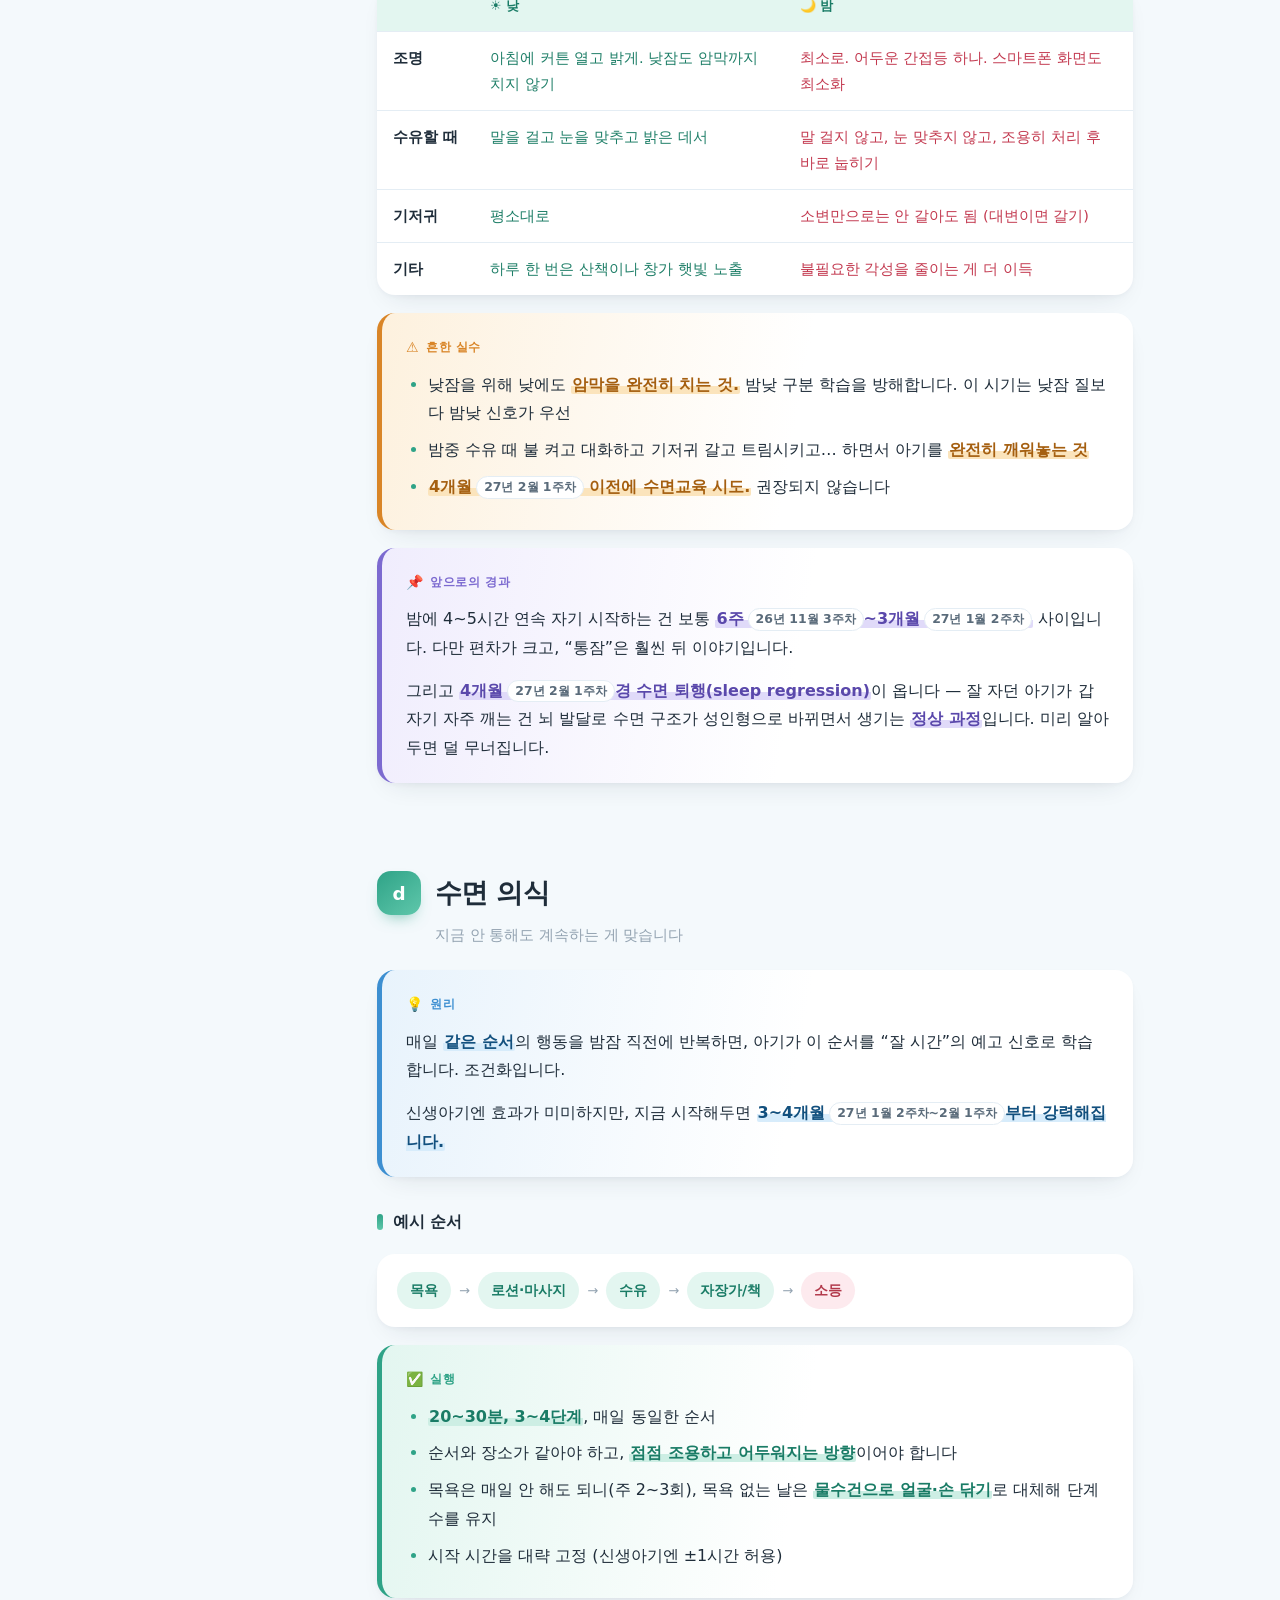
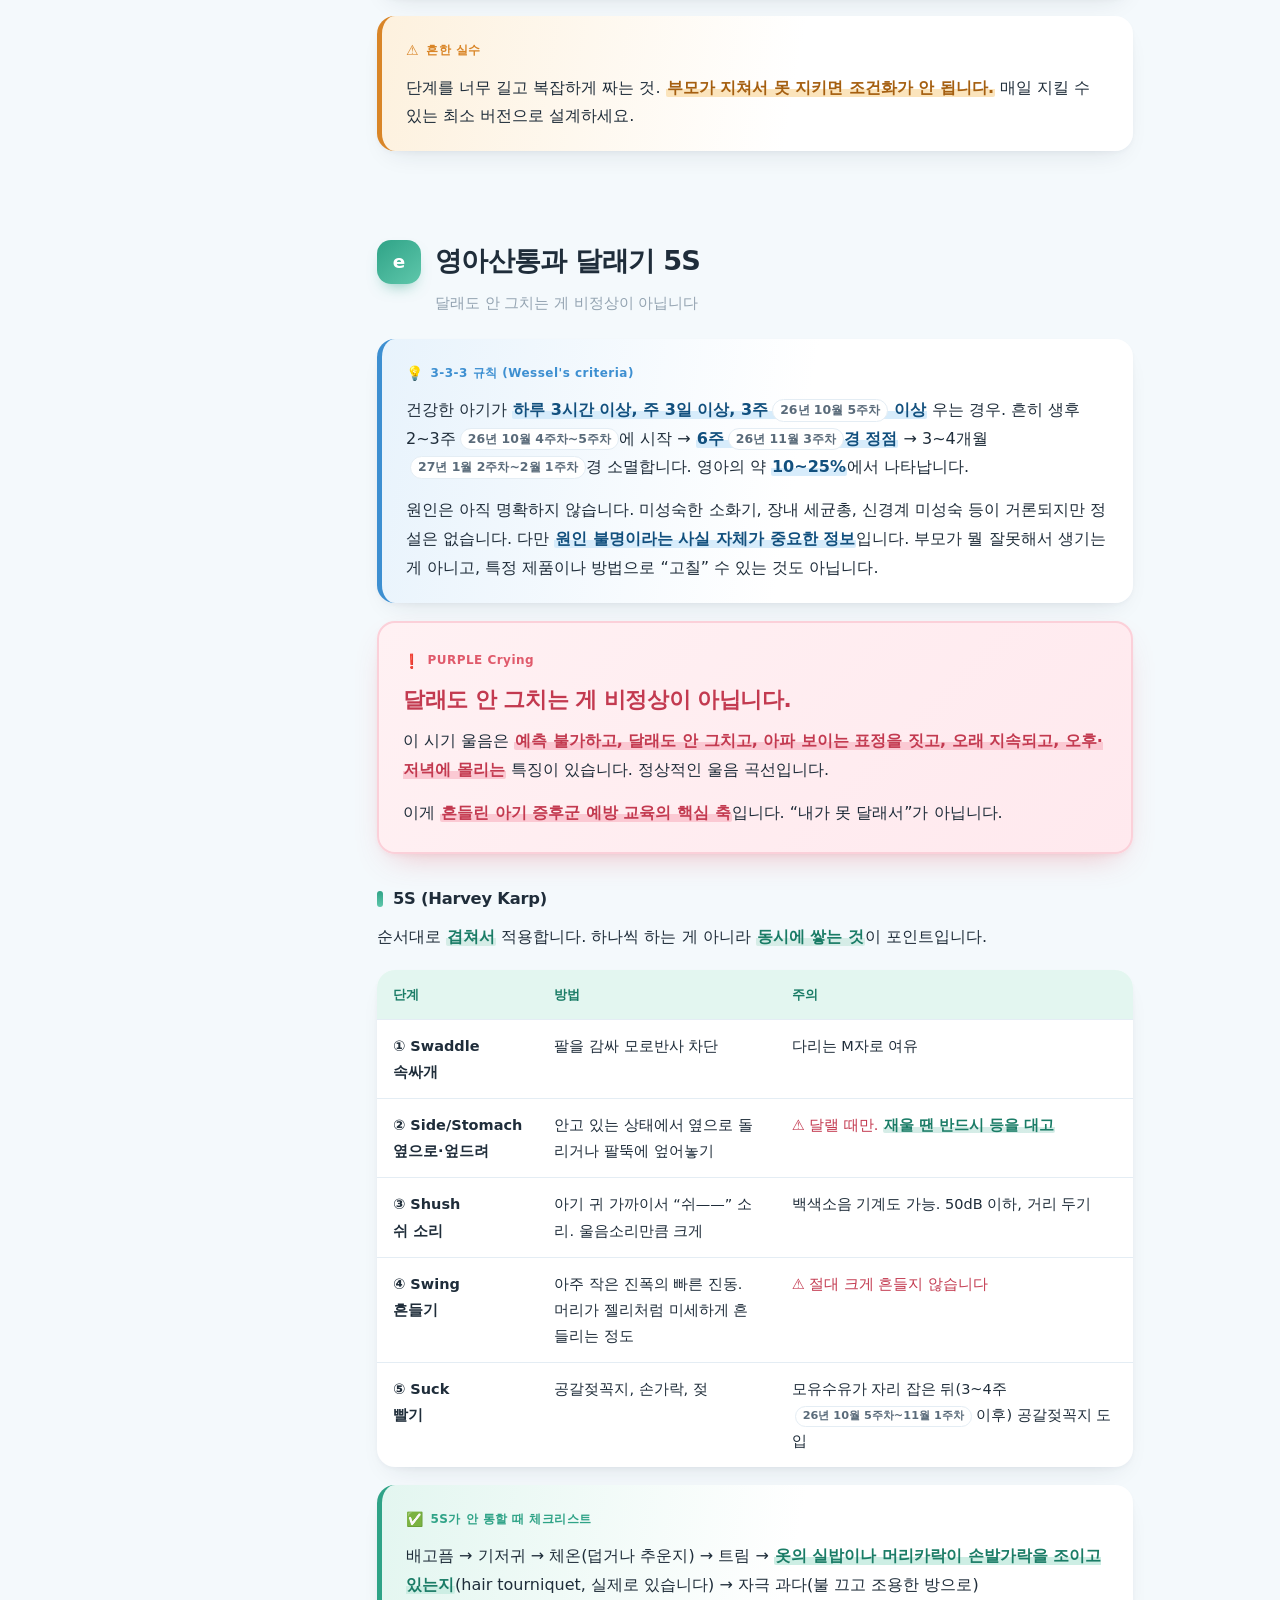
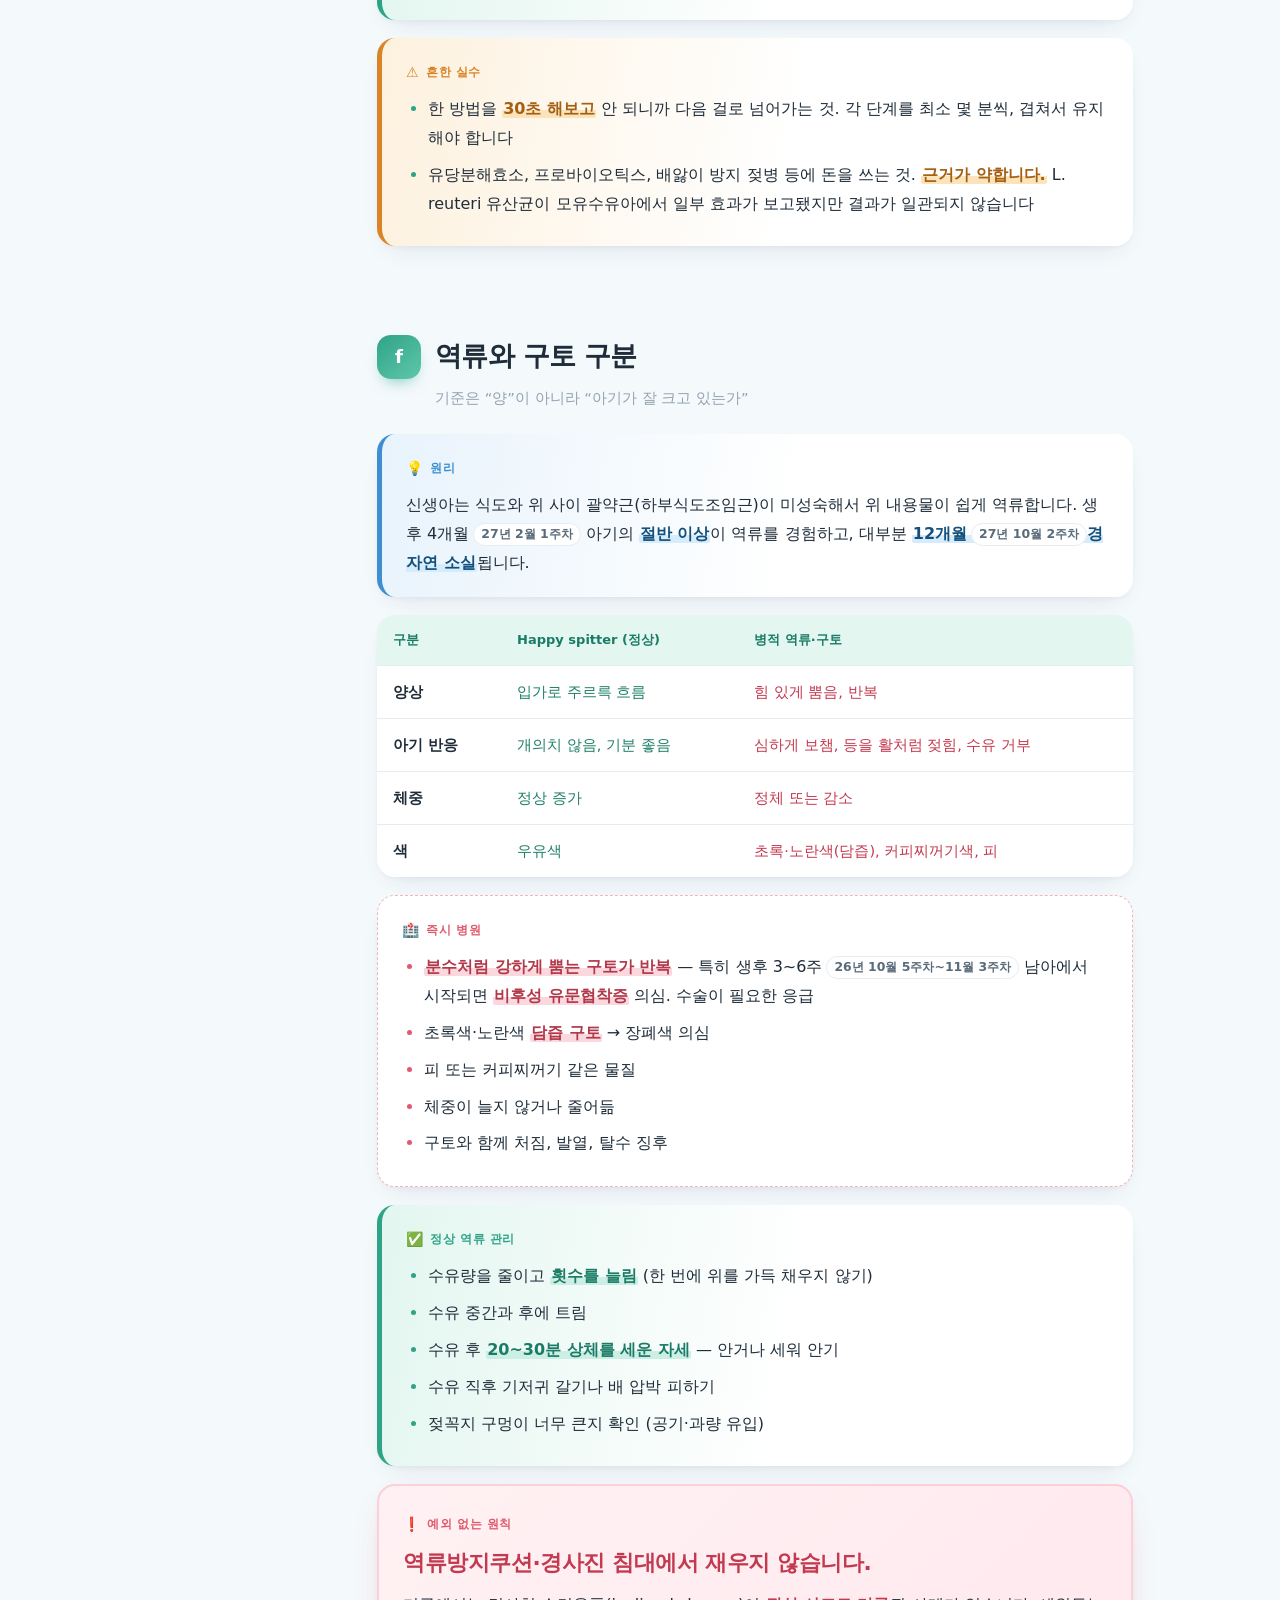
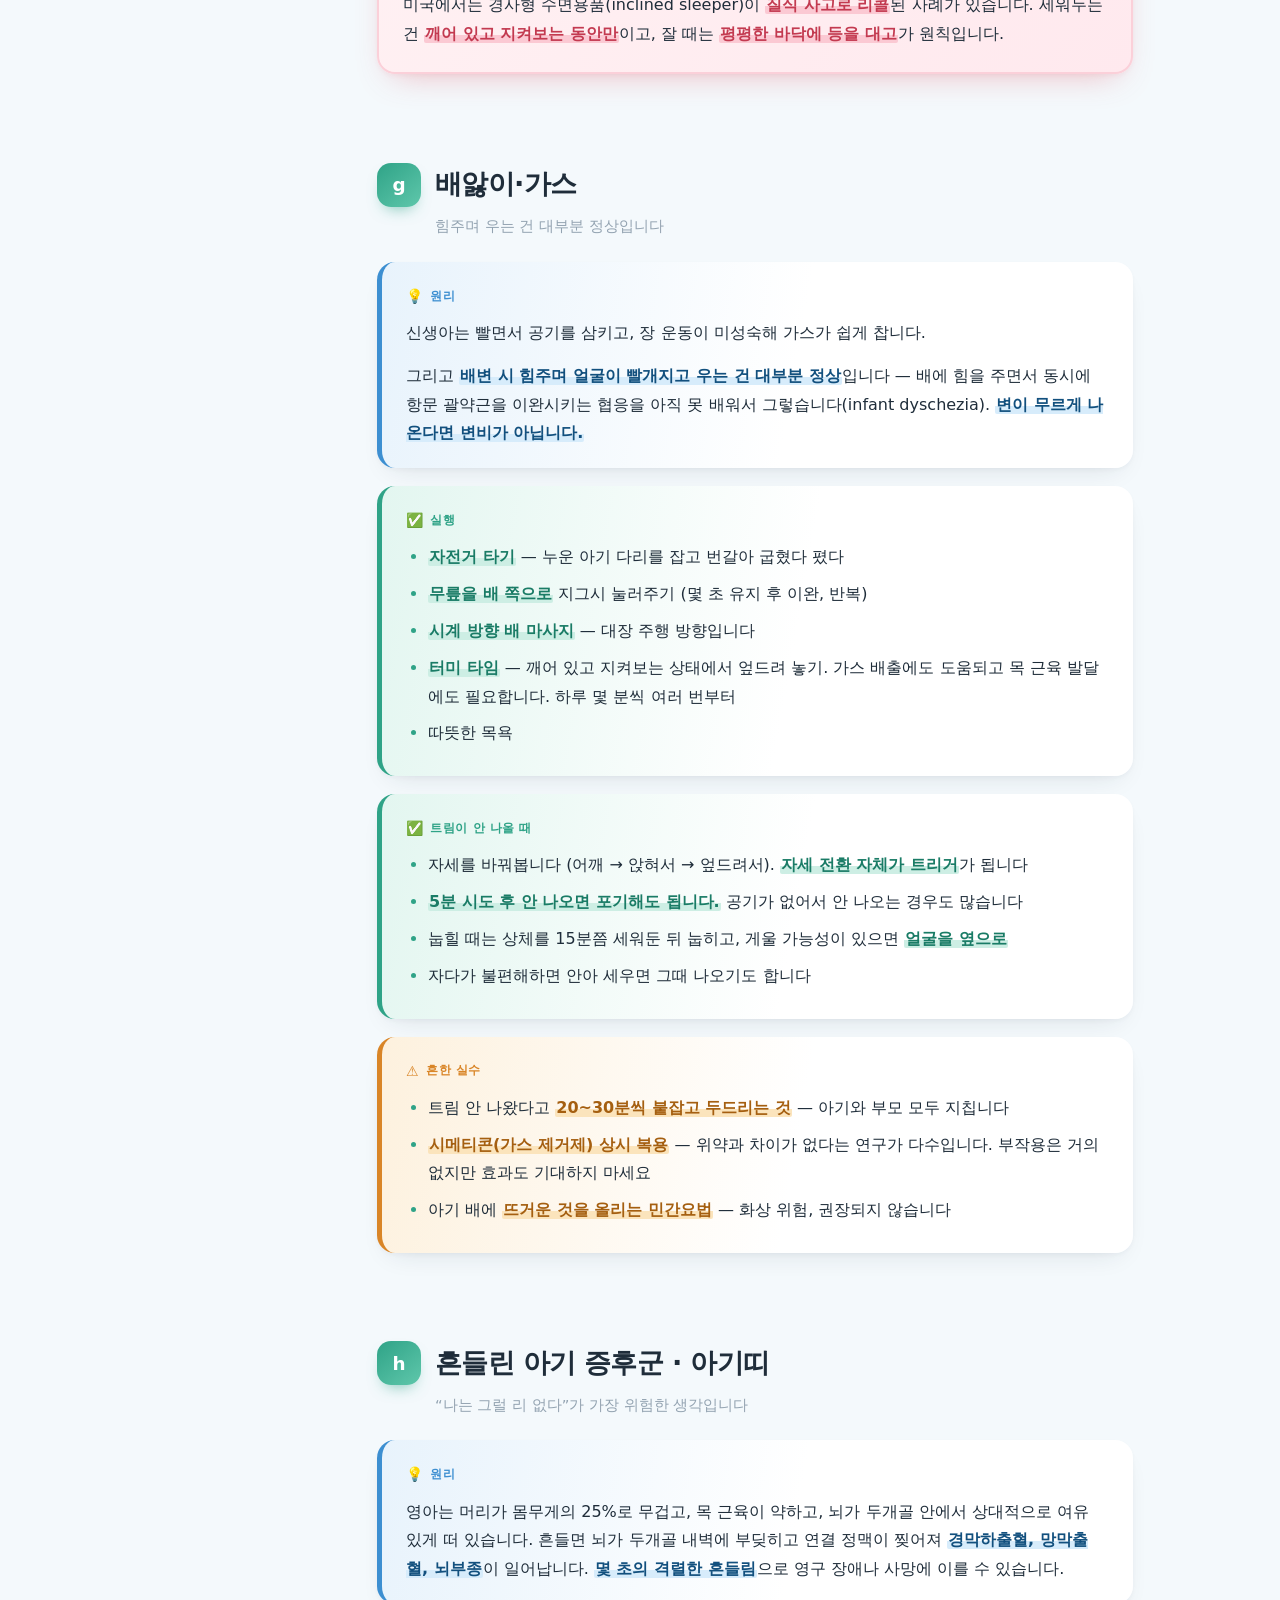
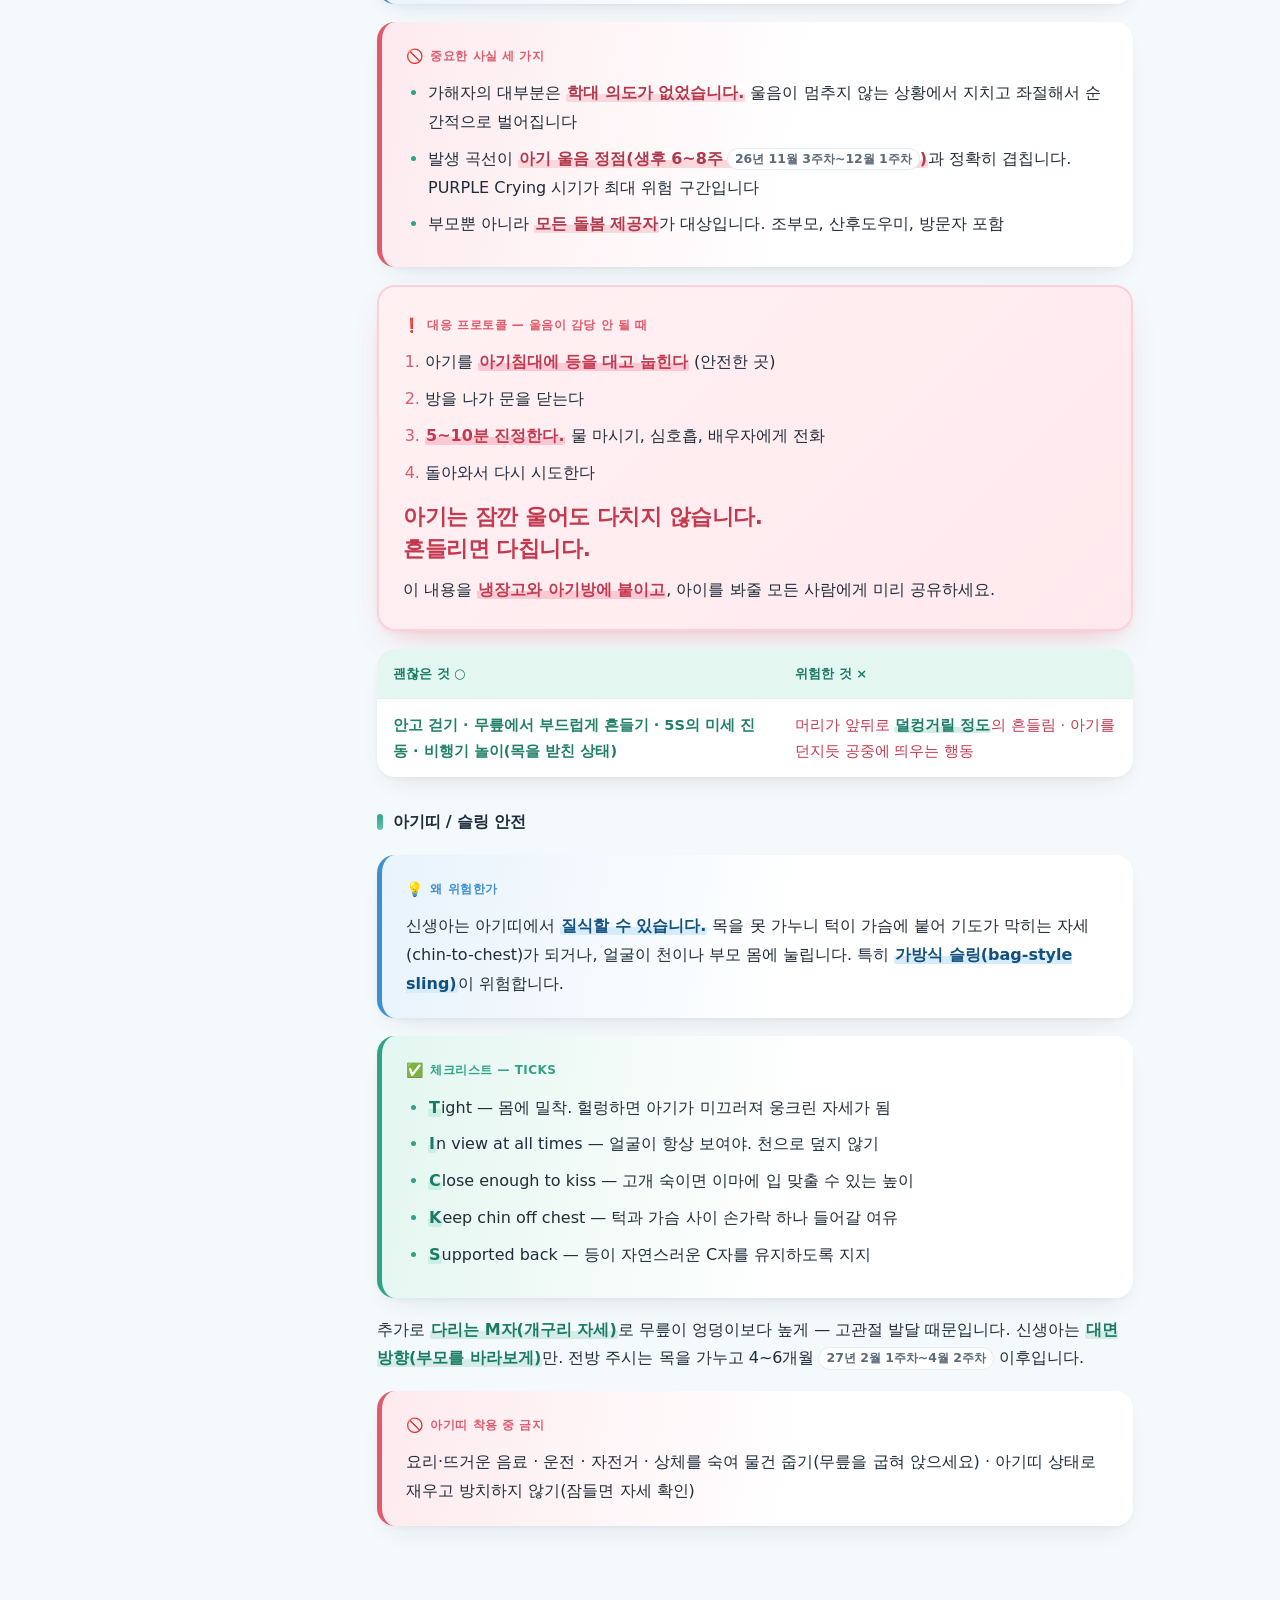
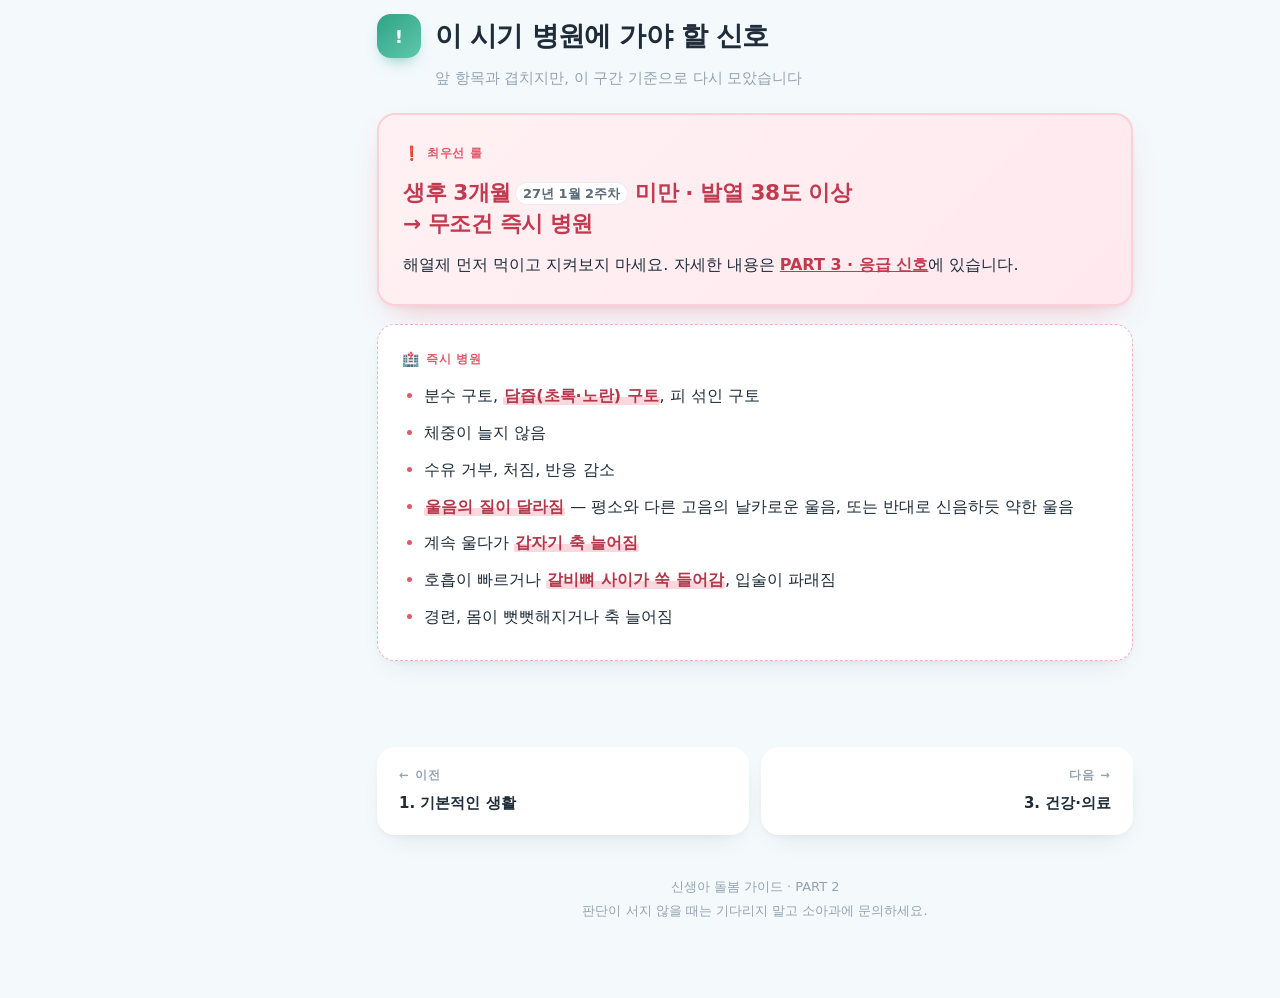
<file: part2.html>
<!DOCTYPE html>
<html lang="ko">
<head>
<meta charset="UTF-8">
<meta name="viewport" content="width=device-width, initial-scale=1">
<title>2. 리듬 만들기 — 신생아 돌봄 가이드</title>
<link rel="stylesheet" href="style.css">
</head>
<body class="p2">

<nav class="toc">
  <div class="wrap">
    <a class="home" href="index.html">홈</a>
    <p class="toc-title">2. 리듬 만들기</p>
    <a class="item" href="#a"><span class="dot"></span>a. 먹-놀-잠 순환</a>
    <a class="item" href="#b"><span class="dot"></span>b. 클러스터 피딩</a>
    <a class="item" href="#c"><span class="dot"></span>c. 밤낮 구분</a>
    <a class="item" href="#d"><span class="dot"></span>d. 수면 의식</a>
    <a class="item" href="#e"><span class="dot"></span>e. 영아산통·5S</a>
    <a class="item" href="#f"><span class="dot"></span>f. 역류와 구토</a>
    <a class="item" href="#g"><span class="dot"></span>g. 배앓이·가스</a>
    <a class="item" href="#h"><span class="dot"></span>h. 아기띠·SBS</a>
    <a class="item" href="#z"><span class="dot"></span>병원 가야 할 신호</a>
    <div class="parts">
      <a href="calendar.html">📅 출산 달력</a>
      <a href="birth.html">0. 출산 당일</a>
      <a href="part1.html">1. 기본적인 생활</a>
      <a class="here" href="part2.html">2. 리듬 만들기</a>
      <a href="part3.html">3. 건강·의료</a>
      <a href="part4.html">4. 산모 회복</a>
      <a href="part5.html">5. 물건과 환경</a>
      <a href="rhythm.html">📋 월령별 타임테이블</a>
    </div>
  </div>
</nav>

<header class="page-head">
  <div class="wrap">
    <p class="part-badge">PART 2 · 2주~2개월</p>
    <h1>리듬 만들기</h1>
    <p class="subtitle">먹-놀-잠 · 클러스터 피딩 · 밤낮 구분 · 수면 의식 · 영아산통 · 역류 · 배앓이 · 아기띠</p>
    <p class="lede">1번이 “동작을 배우는 것”이라면 이 구간은 판단하고 견디는 것입니다. 시계가 아니라 아기 신호를 따라갑니다.</p>
  </div>
</header>

<main class="wrap">

<div class="box info">
  <span class="label">숫자가 궁금하면</span>
  <p>이 파트는 <strong>왜 그렇게 하는지</strong>를 다룹니다. 월령별 <strong>각성 시간·수유량·낮잠 횟수·하루 예시 시간표</strong>, 그리고 <strong>밤중 수유·혼자 노는 시간·원더윅스·수면 퇴행 시점</strong>은 <a href="rhythm.html">월령별 먹-놀-잠 타임테이블</a>에 표로 정리해 두었습니다.</p>
</div>

<!-- ============ a ============ -->
<section id="a">
  <div class="sec-head"><span class="sec-num">a</span><h2>먹-놀-잠 순환</h2></div>
  <p class="sec-sub">먹기와 잠들기를 분리하는 게 목적입니다</p>

  <div class="box why">
    <span class="label">원리</span>
    <p>신생아의 기본 루프는 <strong>먹는다 → 잔다</strong>입니다. 여기에 짧은 각성 시간을 끼워 먹기와 잠들기를 분리합니다.</p>
    <p>왜 분리하냐면, 먹으면서 잠드는 게 습관화되면 <strong>“젖 = 수면 스위치”</strong>가 되어버립니다. 그러면 밤중에 깰 때마다 배가 고파서가 아니라 <strong>잠들 방법이 그것뿐이라</strong> 젖을 찾게 됩니다. 몇 달 뒤 이걸 되돌리는 게 훨씬 힘듭니다.</p>
  </div>

  <h3>순서</h3>
  <div class="flow">
    <span>깨어남</span><i>→</i><span>수유</span><i>→</i><span>짧은 각성(놀이)</span><i>→</i><span class="last">잠</span>
  </div>

  <div class="box do">
    <span class="label">실행</span>
    <ul>
      <li>신생아의 각성 유지 시간은 <strong>40분~1시간</strong>이 한계입니다. 이 중 수유가 20~30분을 잡아먹으니 “놀이”는 실제로 <strong>10~20분</strong>입니다. 기저귀 갈고 눈 맞추고 조금 안아주면 끝입니다</li>
      <li>수유 중 잠들면 <strong>발바닥 간지럽히기, 기저귀 갈기, 옷 살짝 벗기기</strong>로 깨워서 마저 먹입니다</li>
      <li>완전히 잠들기 직전, <strong>졸리지만 아직 깨어 있는 상태(drowsy but awake)</strong>로 눕히는 걸 가끔이라도 시도해보세요. 신생아기엔 성공률이 낮지만, 성공 경험이 쌓이면 4개월 이후가 편해집니다</li>
    </ul>
  </div>

  <div class="box miss">
    <span class="label">흔한 실수</span>
    <ul>
      <li><strong>시계를 보고 스케줄을 짜는 것.</strong> 이 시기엔 시계가 아니라 아기 신호(배고픔·피곤 신호)를 따라가야 합니다</li>
      <li>각성 시간을 늘리면 더 잘 잘 거라는 착각 — <strong>반대입니다.</strong> 과피로(overtired) 상태가 되면 코르티솔이 올라가 오히려 잠들기 힘들어지고 자주 깹니다</li>
      <li>“놀이”를 자극적으로 하는 것. 신생아에게 놀이는 조명 아래서 눈 마주치는 정도면 충분합니다</li>
    </ul>
  </div>

  <h3>피곤 신호 — 이걸 놓치면 과피로로 갑니다</h3>
  <div class="flow">
    <span>멍하니 시선 회피</span><i>→</i><span>하품</span><i>→</i><span>눈 비비기·귀 만지기</span><i>→</i>
    <span>주먹 쥐고 뻗대기</span><i>→</i><span class="last">울음</span>
  </div>
  <p><strong>하품 단계에서 눕히는 게 이상적</strong>이고, 울음 단계면 이미 늦은 겁니다.</p>
</section>

<!-- ============ b ============ -->
<section id="b">
  <div class="sec-head"><span class="sec-num">b</span><h2>클러스터 피딩</h2></div>
  <p class="sec-sub">저녁마다 계속 먹으려 드는 것 — 정상이고 목적이 있습니다</p>

  <div class="box why">
    <span class="label">원리</span>
    <p>저녁 무렵(대개 <strong>오후 5시~밤 10시</strong>)에 아기가 1~2시간 간격으로, 때로는 30분 간격으로 계속 먹으려 드는 현상입니다. 30분 먹고 떼면 20분 뒤에 또 찾습니다.</p>
    <p>이건 정상이고 목적이 있습니다. 아기가 젖 수요 신호를 몰아서 보내 <strong>모유 생산량을 끌어올리는</strong> 과정이고, 동시에 밤에 길게 자기 위해 <strong>칼로리를 미리 채우는</strong> 행동입니다. 급성장기(growth spurt)와도 겹칩니다 — 대략 <strong>생후 2~3주, 6주, 3개월</strong>에 두드러집니다.</p>
  </div>

  <div class="box do">
    <span class="label">실행</span>
    <ul>
      <li><strong>거부하지 말고 먹입니다.</strong> 이 시기 젖양 부족 걱정의 상당수가 클러스터 피딩을 오해한 겁니다</li>
      <li>저녁 시간대에 부모의 다른 일정을 잡지 마세요. <strong>물, 간식, 충전기, 리모컨</strong>을 수유 자리 옆에 세팅해두는 게 현실적인 대응입니다</li>
      <li>배우자가 이 시간대를 <strong>담당 구간</strong>으로 잡아두면 좋습니다 (분유·유축 병행이면 교대, 완모면 물·식사 서빙과 트림 담당)</li>
    </ul>
  </div>

  <div class="box miss">
    <span class="label">흔한 실수</span>
    <p>“젖이 부족한가 봐” → 분유 보충 → 젖 수요 신호 감소 → <strong>실제로 젖양 감소.</strong> 이 인과 루프를 조심하세요. 판단 기준은 먹는 빈도가 아니라 <strong>체중 증가와 소변 기저귀 횟수</strong>입니다.</p>
    <p>클러스터 피딩과 <strong>저녁 보챔(witching hour)</strong>을 구분 못 하는 것. 후자는 먹여도 안 그치고, 오히려 5S 달래기가 필요합니다. 사실 둘은 자주 겹칩니다.</p>
  </div>
</section>

<!-- ============ c ============ -->
<section id="c">
  <div class="sec-head"><span class="sec-num">c</span><h2>밤낮 구분 시키기</h2></div>
  <p class="sec-sub">이 시기 개입의 핵심입니다</p>

  <div class="box why">
    <span class="label">원리</span>
    <p>신생아는 하루 14~17시간 자지만 한 번에 <strong>2~4시간씩 쪼개서</strong> 잡니다. 그리고 밤낮 구분이 없습니다 — 태아 때는 자궁 안이라 빛 신호가 없었고, <strong>멜라토닌 자가 분비가 시작되는 게 대략 생후 8~12주</strong>입니다.</p>
    <p>즉 “밤에 자게 만드는” 게 아니라 <strong>“생체시계가 맞춰질 신호를 주는” 것</strong>이 이 시기 할 일의 전부입니다.</p>
  </div>

  <div class="table-scroll">
    <table>
      <thead><tr><th></th><th>☀️ 낮</th><th>🌙 밤</th></tr></thead>
      <tbody>
        <tr><td>조명</td><td class="good wrapok">아침에 커튼 열고 밝게. 낮잠도 암막까지 치지 않기</td><td class="bad wrapok">최소로. 어두운 간접등 하나. 스마트폰 화면도 최소화</td></tr>
        <tr><td>수유할 때</td><td class="good wrapok">말을 걸고 눈을 맞추고 밝은 데서</td><td class="bad wrapok">말 걸지 않고, 눈 맞추지 않고, 조용히 처리 후 바로 눕히기</td></tr>
        <tr><td>기저귀</td><td class="good wrapok">평소대로</td><td class="bad wrapok">소변만으로는 안 갈아도 됨 (대변이면 갈기)</td></tr>
        <tr><td>기타</td><td class="good wrapok">하루 한 번은 산책이나 창가 햇빛 노출</td><td class="bad wrapok">불필요한 각성을 줄이는 게 더 이득</td></tr>
      </tbody>
    </table>
  </div>

  <div class="box miss">
    <span class="label">흔한 실수</span>
    <ul>
      <li>낮잠을 위해 낮에도 <strong>암막을 완전히 치는 것.</strong> 밤낮 구분 학습을 방해합니다. 이 시기는 낮잠 질보다 밤낮 신호가 우선</li>
      <li>밤중 수유 때 불 켜고 대화하고 기저귀 갈고 트림시키고… 하면서 아기를 <strong>완전히 깨워놓는 것</strong></li>
      <li><strong>4개월 이전에 수면교육 시도.</strong> 권장되지 않습니다</li>
    </ul>
  </div>

  <div class="box info">
    <span class="label">앞으로의 경과</span>
    <p>밤에 4~5시간 연속 자기 시작하는 건 보통 <strong>6주~3개월</strong> 사이입니다. 다만 편차가 크고, “통잠”은 훨씬 뒤 이야기입니다.</p>
    <p>그리고 <strong>4개월경 수면 퇴행(sleep regression)</strong>이 옵니다 — 잘 자던 아기가 갑자기 자주 깨는 건 뇌 발달로 수면 구조가 성인형으로 바뀌면서 생기는 <strong>정상 과정</strong>입니다. 미리 알아두면 덜 무너집니다.</p>
  </div>
</section>

<!-- ============ d ============ -->
<section id="d">
  <div class="sec-head"><span class="sec-num">d</span><h2>수면 의식</h2></div>
  <p class="sec-sub">지금 안 통해도 계속하는 게 맞습니다</p>

  <div class="box why">
    <span class="label">원리</span>
    <p>매일 <strong>같은 순서</strong>의 행동을 밤잠 직전에 반복하면, 아기가 이 순서를 “잘 시간”의 예고 신호로 학습합니다. 조건화입니다.</p>
    <p>신생아기엔 효과가 미미하지만, 지금 시작해두면 <strong>3~4개월부터 강력해집니다.</strong></p>
  </div>

  <h3>예시 순서</h3>
  <div class="flow">
    <span>목욕</span><i>→</i><span>로션·마사지</span><i>→</i><span>수유</span><i>→</i><span>자장가/책</span><i>→</i><span class="last">소등</span>
  </div>

  <div class="box do">
    <span class="label">실행</span>
    <ul>
      <li><strong>20~30분, 3~4단계</strong>, 매일 동일한 순서</li>
      <li>순서와 장소가 같아야 하고, <strong>점점 조용하고 어두워지는 방향</strong>이어야 합니다</li>
      <li>목욕은 매일 안 해도 되니(주 2~3회), 목욕 없는 날은 <strong>물수건으로 얼굴·손 닦기</strong>로 대체해 단계 수를 유지</li>
      <li>시작 시간을 대략 고정 (신생아기엔 ±1시간 허용)</li>
    </ul>
  </div>

  <div class="box miss">
    <span class="label">흔한 실수</span>
    <p>단계를 너무 길고 복잡하게 짜는 것. <strong>부모가 지쳐서 못 지키면 조건화가 안 됩니다.</strong> 매일 지킬 수 있는 최소 버전으로 설계하세요.</p>
  </div>
</section>

<!-- ============ e ============ -->
<section id="e">
  <div class="sec-head"><span class="sec-num">e</span><h2>영아산통과 달래기 5S</h2></div>
  <p class="sec-sub">달래도 안 그치는 게 비정상이 아닙니다</p>

  <div class="box why">
    <span class="label">3-3-3 규칙 (Wessel's criteria)</span>
    <p>건강한 아기가 <strong>하루 3시간 이상, 주 3일 이상, 3주 이상</strong> 우는 경우. 흔히 생후 2~3주에 시작 → <strong>6주경 정점</strong> → 3~4개월경 소멸합니다. 영아의 약 <strong>10~25%</strong>에서 나타납니다.</p>
    <p>원인은 아직 명확하지 않습니다. 미성숙한 소화기, 장내 세균총, 신경계 미성숙 등이 거론되지만 정설은 없습니다. 다만 <strong>원인 불명이라는 사실 자체가 중요한 정보</strong>입니다. 부모가 뭘 잘못해서 생기는 게 아니고, 특정 제품이나 방법으로 “고칠” 수 있는 것도 아닙니다.</p>
  </div>

  <div class="box critical">
    <span class="label">PURPLE Crying</span>
    <p class="big">달래도 안 그치는 게 비정상이 아닙니다.</p>
    <p>이 시기 울음은 <strong>예측 불가하고, 달래도 안 그치고, 아파 보이는 표정을 짓고, 오래 지속되고, 오후·저녁에 몰리는</strong> 특징이 있습니다. 정상적인 울음 곡선입니다.</p>
    <p>이게 <strong>흔들린 아기 증후군 예방 교육의 핵심 축</strong>입니다. “내가 못 달래서”가 아닙니다.</p>
  </div>

  <h3>5S (Harvey Karp)</h3>
  <p>순서대로 <strong>겹쳐서</strong> 적용합니다. 하나씩 하는 게 아니라 <strong>동시에 쌓는 것</strong>이 포인트입니다.</p>
  <div class="table-scroll">
    <table>
      <thead><tr><th>단계</th><th>방법</th><th>주의</th></tr></thead>
      <tbody>
        <tr><td>① Swaddle<br>속싸개</td><td class="wrapok">팔을 감싸 모로반사 차단</td><td class="wrapok">다리는 M자로 여유</td></tr>
        <tr><td>② Side/Stomach<br>옆으로·엎드려</td><td class="wrapok">안고 있는 상태에서 옆으로 돌리거나 팔뚝에 엎어놓기</td><td class="bad wrapok">⚠️ 달랠 때만. <strong>재울 땐 반드시 등을 대고</strong></td></tr>
        <tr><td>③ Shush<br>쉬 소리</td><td class="wrapok">아기 귀 가까이서 “쉬——” 소리. 울음소리만큼 크게</td><td class="wrapok">백색소음 기계도 가능. 50dB 이하, 거리 두기</td></tr>
        <tr><td>④ Swing<br>흔들기</td><td class="wrapok">아주 작은 진폭의 빠른 진동. 머리가 젤리처럼 미세하게 흔들리는 정도</td><td class="bad wrapok">⚠️ 절대 크게 흔들지 않습니다</td></tr>
        <tr><td>⑤ Suck<br>빨기</td><td class="wrapok">공갈젖꼭지, 손가락, 젖</td><td class="wrapok">모유수유가 자리 잡은 뒤(3~4주 이후) 공갈젖꼭지 도입</td></tr>
      </tbody>
    </table>
  </div>

  <div class="box do">
    <span class="label">5S가 안 통할 때 체크리스트</span>
    <p>배고픔 → 기저귀 → 체온(덥거나 추운지) → 트림 → <strong>옷의 실밥이나 머리카락이 손발가락을 조이고 있는지</strong>(hair tourniquet, 실제로 있습니다) → 자극 과다(불 끄고 조용한 방으로)</p>
  </div>

  <div class="box miss">
    <span class="label">흔한 실수</span>
    <ul>
      <li>한 방법을 <strong>30초 해보고</strong> 안 되니까 다음 걸로 넘어가는 것. 각 단계를 최소 몇 분씩, 겹쳐서 유지해야 합니다</li>
      <li>유당분해효소, 프로바이오틱스, 배앓이 방지 젖병 등에 돈을 쓰는 것. <strong>근거가 약합니다.</strong> L. reuteri 유산균이 모유수유아에서 일부 효과가 보고됐지만 결과가 일관되지 않습니다</li>
    </ul>
  </div>
</section>

<!-- ============ f ============ -->
<section id="f">
  <div class="sec-head"><span class="sec-num">f</span><h2>역류와 구토 구분</h2></div>
  <p class="sec-sub">기준은 “양”이 아니라 “아기가 잘 크고 있는가”</p>

  <div class="box why">
    <span class="label">원리</span>
    <p>신생아는 식도와 위 사이 괄약근(하부식도조임근)이 미성숙해서 위 내용물이 쉽게 역류합니다. 생후 4개월 아기의 <strong>절반 이상</strong>이 역류를 경험하고, 대부분 <strong>12개월경 자연 소실</strong>됩니다.</p>
  </div>

  <div class="table-scroll">
    <table>
      <thead><tr><th>구분</th><th>Happy spitter (정상)</th><th>병적 역류·구토</th></tr></thead>
      <tbody>
        <tr><td>양상</td><td class="good wrapok">입가로 주르륵 흐름</td><td class="bad wrapok">힘 있게 뿜음, 반복</td></tr>
        <tr><td>아기 반응</td><td class="good wrapok">개의치 않음, 기분 좋음</td><td class="bad wrapok">심하게 보챔, 등을 활처럼 젖힘, 수유 거부</td></tr>
        <tr><td>체중</td><td class="good wrapok">정상 증가</td><td class="bad wrapok">정체 또는 감소</td></tr>
        <tr><td>색</td><td class="good wrapok">우유색</td><td class="bad wrapok">초록·노란색(담즙), 커피찌꺼기색, 피</td></tr>
      </tbody>
    </table>
  </div>

  <div class="hospital">
    <span class="label">즉시 병원</span>
    <ul>
      <li><strong>분수처럼 강하게 뿜는 구토가 반복</strong> — 특히 생후 3~6주 남아에서 시작되면 <strong>비후성 유문협착증</strong> 의심. 수술이 필요한 응급</li>
      <li>초록색·노란색 <strong>담즙 구토</strong> → 장폐색 의심</li>
      <li>피 또는 커피찌꺼기 같은 물질</li>
      <li>체중이 늘지 않거나 줄어듦</li>
      <li>구토와 함께 처짐, 발열, 탈수 징후</li>
    </ul>
  </div>

  <div class="box do">
    <span class="label">정상 역류 관리</span>
    <ul>
      <li>수유량을 줄이고 <strong>횟수를 늘림</strong> (한 번에 위를 가득 채우지 않기)</li>
      <li>수유 중간과 후에 트림</li>
      <li>수유 후 <strong>20~30분 상체를 세운 자세</strong> — 안거나 세워 안기</li>
      <li>수유 직후 기저귀 갈기나 배 압박 피하기</li>
      <li>젖꼭지 구멍이 너무 큰지 확인 (공기·과량 유입)</li>
    </ul>
  </div>

  <div class="box critical">
    <span class="label">예외 없는 원칙</span>
    <p class="big">역류방지쿠션·경사진 침대에서 재우지 않습니다.</p>
    <p>미국에서는 경사형 수면용품(inclined sleeper)이 <strong>질식 사고로 리콜</strong>된 사례가 있습니다. 세워두는 건 <strong>깨어 있고 지켜보는 동안만</strong>이고, 잘 때는 <strong>평평한 바닥에 등을 대고</strong>가 원칙입니다.</p>
  </div>
</section>

<!-- ============ g ============ -->
<section id="g">
  <div class="sec-head"><span class="sec-num">g</span><h2>배앓이·가스</h2></div>
  <p class="sec-sub">힘주며 우는 건 대부분 정상입니다</p>

  <div class="box why">
    <span class="label">원리</span>
    <p>신생아는 빨면서 공기를 삼키고, 장 운동이 미성숙해 가스가 쉽게 찹니다.</p>
    <p>그리고 <strong>배변 시 힘주며 얼굴이 빨개지고 우는 건 대부분 정상</strong>입니다 — 배에 힘을 주면서 동시에 항문 괄약근을 이완시키는 협응을 아직 못 배워서 그렇습니다(infant dyschezia). <strong>변이 무르게 나온다면 변비가 아닙니다.</strong></p>
  </div>

  <div class="box do">
    <span class="label">실행</span>
    <ul>
      <li><strong>자전거 타기</strong> — 누운 아기 다리를 잡고 번갈아 굽혔다 폈다</li>
      <li><strong>무릎을 배 쪽으로</strong> 지그시 눌러주기 (몇 초 유지 후 이완, 반복)</li>
      <li><strong>시계 방향 배 마사지</strong> — 대장 주행 방향입니다</li>
      <li><strong>터미 타임</strong> — 깨어 있고 지켜보는 상태에서 엎드려 놓기. 가스 배출에도 도움되고 목 근육 발달에도 필요합니다. 하루 몇 분씩 여러 번부터</li>
      <li>따뜻한 목욕</li>
    </ul>
  </div>

  <div class="box do">
    <span class="label">트림이 안 나올 때</span>
    <ul>
      <li>자세를 바꿔봅니다 (어깨 → 앉혀서 → 엎드려서). <strong>자세 전환 자체가 트리거</strong>가 됩니다</li>
      <li><strong>5분 시도 후 안 나오면 포기해도 됩니다.</strong> 공기가 없어서 안 나오는 경우도 많습니다</li>
      <li>눕힐 때는 상체를 15분쯤 세워둔 뒤 눕히고, 게울 가능성이 있으면 <strong>얼굴을 옆으로</strong></li>
      <li>자다가 불편해하면 안아 세우면 그때 나오기도 합니다</li>
    </ul>
  </div>

  <div class="box miss">
    <span class="label">흔한 실수</span>
    <ul>
      <li>트림 안 나왔다고 <strong>20~30분씩 붙잡고 두드리는 것</strong> — 아기와 부모 모두 지칩니다</li>
      <li><strong>시메티콘(가스 제거제) 상시 복용</strong> — 위약과 차이가 없다는 연구가 다수입니다. 부작용은 거의 없지만 효과도 기대하지 마세요</li>
      <li>아기 배에 <strong>뜨거운 것을 올리는 민간요법</strong> — 화상 위험, 권장되지 않습니다</li>
    </ul>
  </div>
</section>

<!-- ============ h ============ -->
<section id="h">
  <div class="sec-head"><span class="sec-num">h</span><h2>흔들린 아기 증후군 · 아기띠</h2></div>
  <p class="sec-sub">“나는 그럴 리 없다”가 가장 위험한 생각입니다</p>

  <div class="box why">
    <span class="label">원리</span>
    <p>영아는 머리가 몸무게의 25%로 무겁고, 목 근육이 약하고, 뇌가 두개골 안에서 상대적으로 여유 있게 떠 있습니다. 흔들면 뇌가 두개골 내벽에 부딪히고 연결 정맥이 찢어져 <strong>경막하출혈, 망막출혈, 뇌부종</strong>이 일어납니다. <strong>몇 초의 격렬한 흔들림</strong>으로 영구 장애나 사망에 이를 수 있습니다.</p>
  </div>

  <div class="box stop">
    <span class="label">중요한 사실 세 가지</span>
    <ul>
      <li>가해자의 대부분은 <strong>학대 의도가 없었습니다.</strong> 울음이 멈추지 않는 상황에서 지치고 좌절해서 순간적으로 벌어집니다</li>
      <li>발생 곡선이 <strong>아기 울음 정점(생후 6~8주)</strong>과 정확히 겹칩니다. PURPLE Crying 시기가 최대 위험 구간입니다</li>
      <li>부모뿐 아니라 <strong>모든 돌봄 제공자</strong>가 대상입니다. 조부모, 산후도우미, 방문자 포함</li>
    </ul>
  </div>

  <div class="box critical">
    <span class="label">대응 프로토콜 — 울음이 감당 안 될 때</span>
    <ol style="margin:0 0 14px;padding-left:22px">
      <li>아기를 <strong>아기침대에 등을 대고 눕힌다</strong> (안전한 곳)</li>
      <li>방을 나가 문을 닫는다</li>
      <li><strong>5~10분 진정한다.</strong> 물 마시기, 심호흡, 배우자에게 전화</li>
      <li>돌아와서 다시 시도한다</li>
    </ol>
    <p class="big" style="margin:0">아기는 잠깐 울어도 다치지 않습니다.<br>흔들리면 다칩니다.</p>
    <p style="margin:12px 0 0">이 내용을 <strong>냉장고와 아기방에 붙이고</strong>, 아이를 봐줄 모든 사람에게 미리 공유하세요.</p>
  </div>

  <div class="table-scroll">
    <table>
      <thead><tr><th>괜찮은 것 ○</th><th>위험한 것 ×</th></tr></thead>
      <tbody>
        <tr>
          <td class="good wrapok">안고 걷기 · 무릎에서 부드럽게 흔들기 · 5S의 미세 진동 · 비행기 놀이(목을 받친 상태)</td>
          <td class="bad wrapok">머리가 앞뒤로 <strong>덜컹거릴 정도</strong>의 흔들림 · 아기를 던지듯 공중에 띄우는 행동</td>
        </tr>
      </tbody>
    </table>
  </div>

  <h3>아기띠 / 슬링 안전</h3>
  <div class="box why">
    <span class="label">왜 위험한가</span>
    <p>신생아는 아기띠에서 <strong>질식할 수 있습니다.</strong> 목을 못 가누니 턱이 가슴에 붙어 기도가 막히는 자세(chin-to-chest)가 되거나, 얼굴이 천이나 부모 몸에 눌립니다. 특히 <strong>가방식 슬링(bag-style sling)</strong>이 위험합니다.</p>
  </div>

  <div class="box do">
    <span class="label">체크리스트 — TICKS</span>
    <ul>
      <li><strong>T</strong>ight — 몸에 밀착. 헐렁하면 아기가 미끄러져 웅크린 자세가 됨</li>
      <li><strong>I</strong>n view at all times — 얼굴이 항상 보여야. 천으로 덮지 않기</li>
      <li><strong>C</strong>lose enough to kiss — 고개 숙이면 이마에 입 맞출 수 있는 높이</li>
      <li><strong>K</strong>eep chin off chest — 턱과 가슴 사이 손가락 하나 들어갈 여유</li>
      <li><strong>S</strong>upported back — 등이 자연스러운 C자를 유지하도록 지지</li>
    </ul>
  </div>

  <p>추가로 <strong>다리는 M자(개구리 자세)</strong>로 무릎이 엉덩이보다 높게 — 고관절 발달 때문입니다. 신생아는 <strong>대면 방향(부모를 바라보게)</strong>만. 전방 주시는 목을 가누고 4~6개월 이후입니다.</p>

  <div class="box stop">
    <span class="label">아기띠 착용 중 금지</span>
    <p>요리·뜨거운 음료 · 운전 · 자전거 · 상체를 숙여 물건 줍기(무릎을 굽혀 앉으세요) · 아기띠 상태로 재우고 방치하지 않기(잠들면 자세 확인)</p>
  </div>
</section>

<!-- ============ z ============ -->
<section id="z">
  <div class="sec-head"><span class="sec-num">!</span><h2>이 시기 병원에 가야 할 신호</h2></div>
  <p class="sec-sub">앞 항목과 겹치지만, 이 구간 기준으로 다시 모았습니다</p>

  <div class="box critical">
    <span class="label">최우선 룰</span>
    <p class="big">생후 3개월 미만 · 발열 38도 이상<br>→ 무조건 즉시 병원</p>
    <p style="margin:0">해열제 먼저 먹이고 지켜보지 마세요. 자세한 내용은 <a href="part3.html#d" style="color:#c33a50;font-weight:700">PART 3 · 응급 신호</a>에 있습니다.</p>
  </div>

  <div class="hospital">
    <span class="label">즉시 병원</span>
    <ul>
      <li>분수 구토, <strong>담즙(초록·노란) 구토</strong>, 피 섞인 구토</li>
      <li>체중이 늘지 않음</li>
      <li>수유 거부, 처짐, 반응 감소</li>
      <li><strong>울음의 질이 달라짐</strong> — 평소와 다른 고음의 날카로운 울음, 또는 반대로 신음하듯 약한 울음</li>
      <li>계속 울다가 <strong>갑자기 축 늘어짐</strong></li>
      <li>호흡이 빠르거나 <strong>갈비뼈 사이가 쑥 들어감</strong>, 입술이 파래짐</li>
      <li>경련, 몸이 뻣뻣해지거나 축 늘어짐</li>
    </ul>
  </div>
</section>

<div class="pager">
  <a href="part1.html"><span class="dir">← 이전</span><span class="name">1. 기본적인 생활</span></a>
  <a class="next" href="part3.html"><span class="dir">다음 →</span><span class="name">3. 건강·의료</span></a>
</div>

</main>

<footer>
  <div class="wrap">
    신생아 돌봄 가이드 · PART 2<br>
    판단이 서지 않을 때는 기다리지 말고 소아과에 문의하세요.
  </div>
</footer>

<script src="dates.js"></script>
<script src="nav.js"></script>
</body>
</html>
</file>
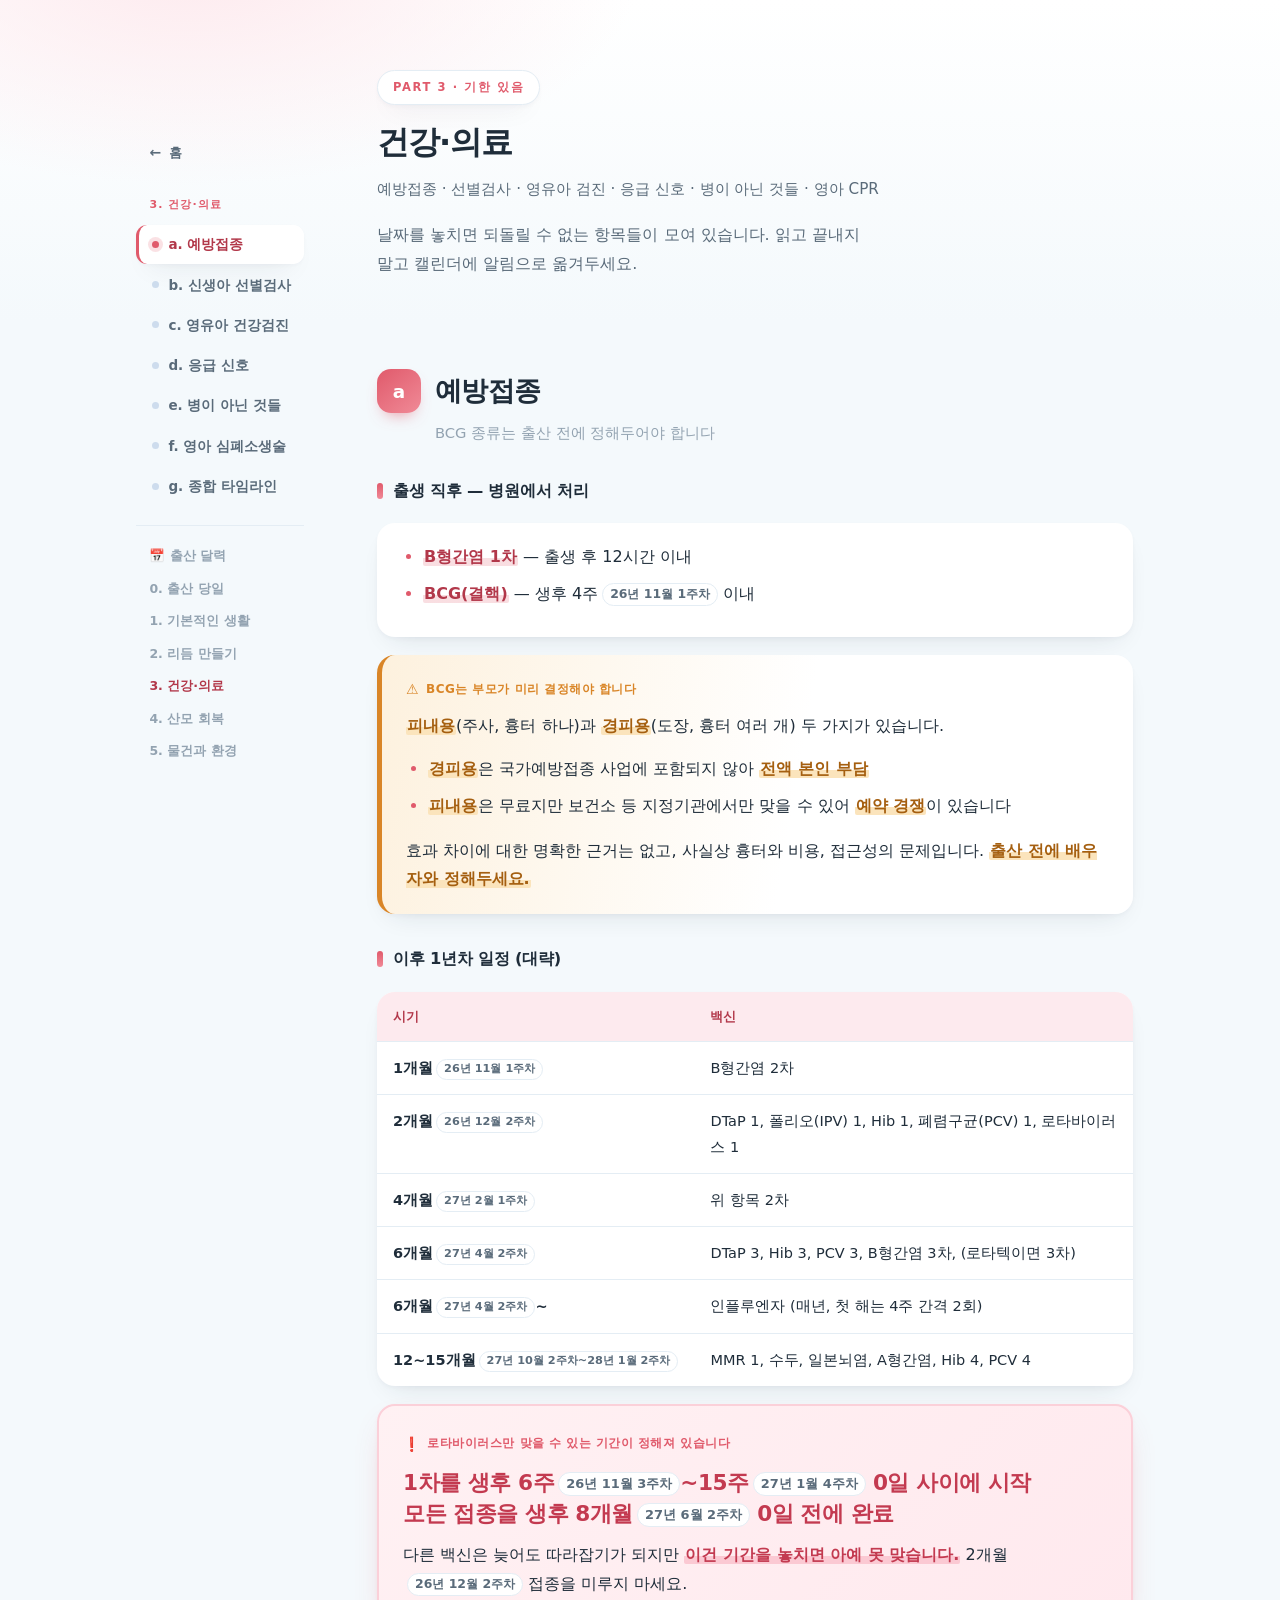
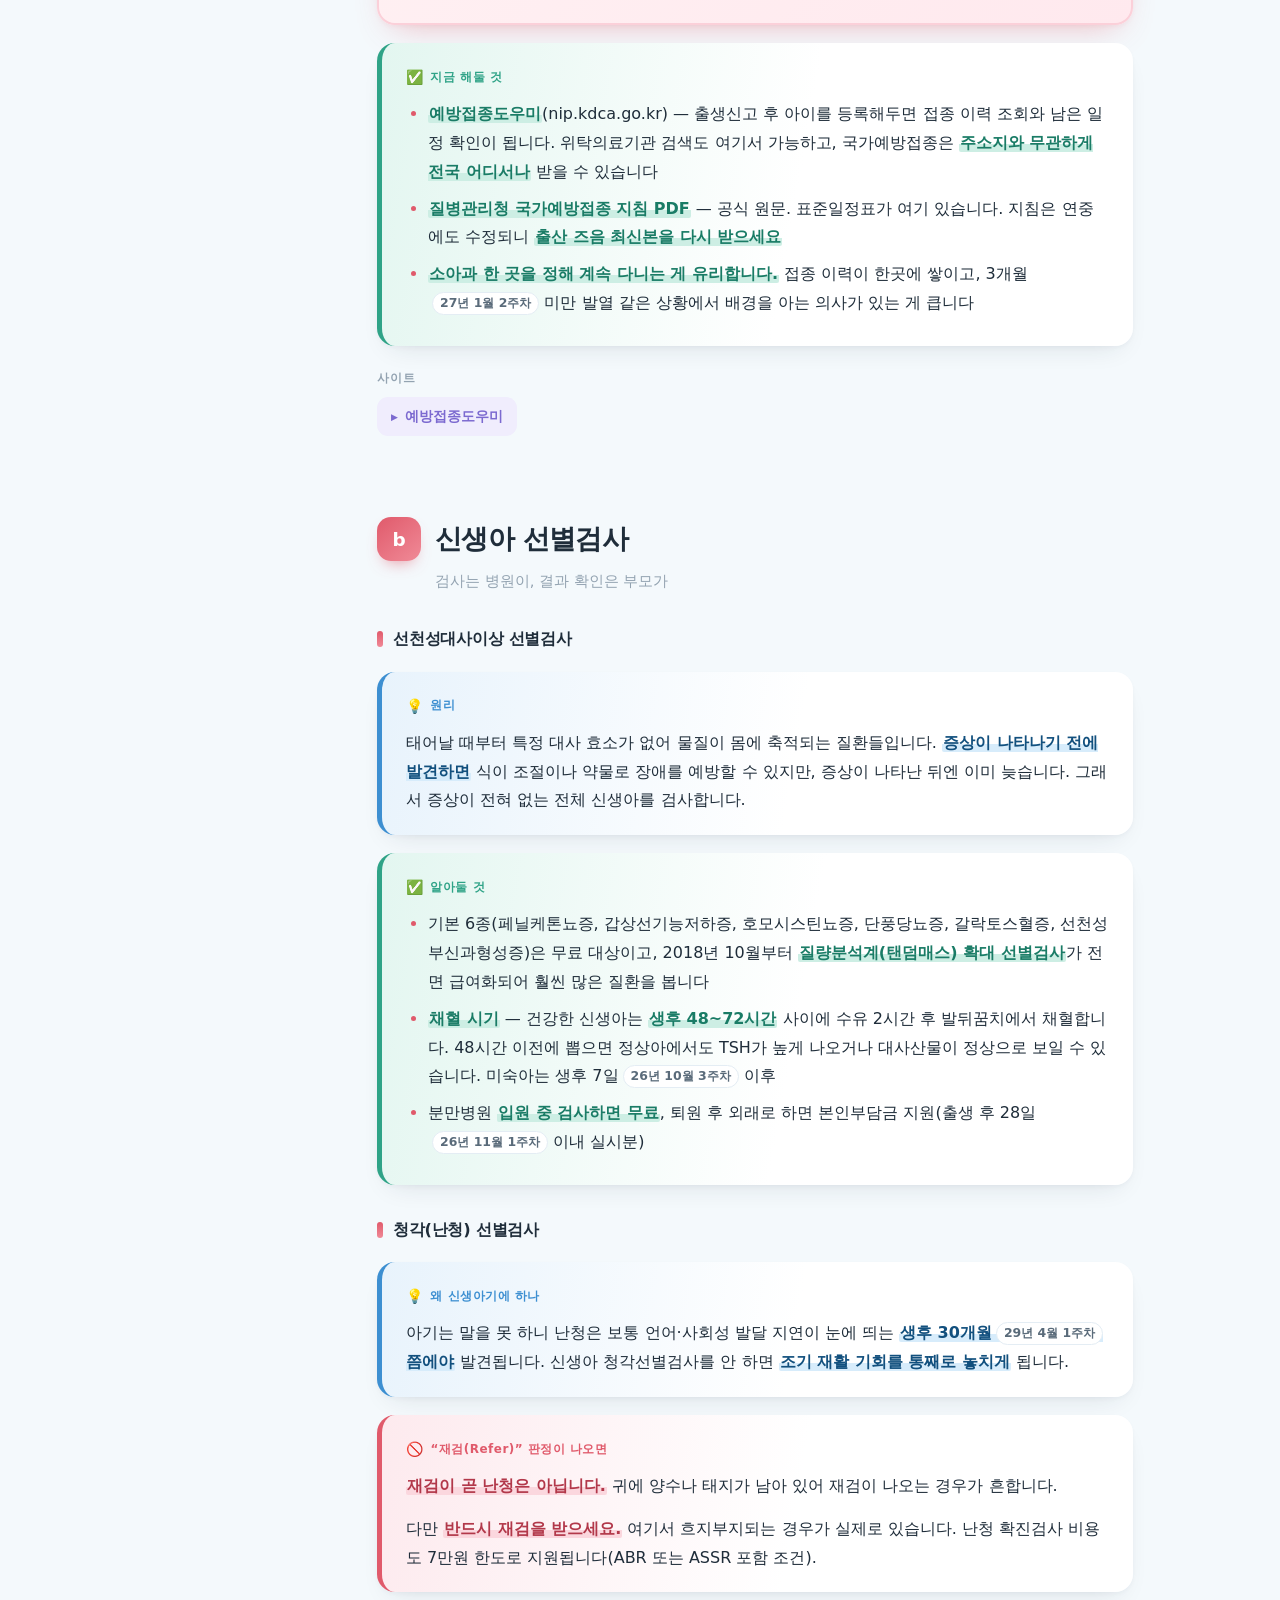
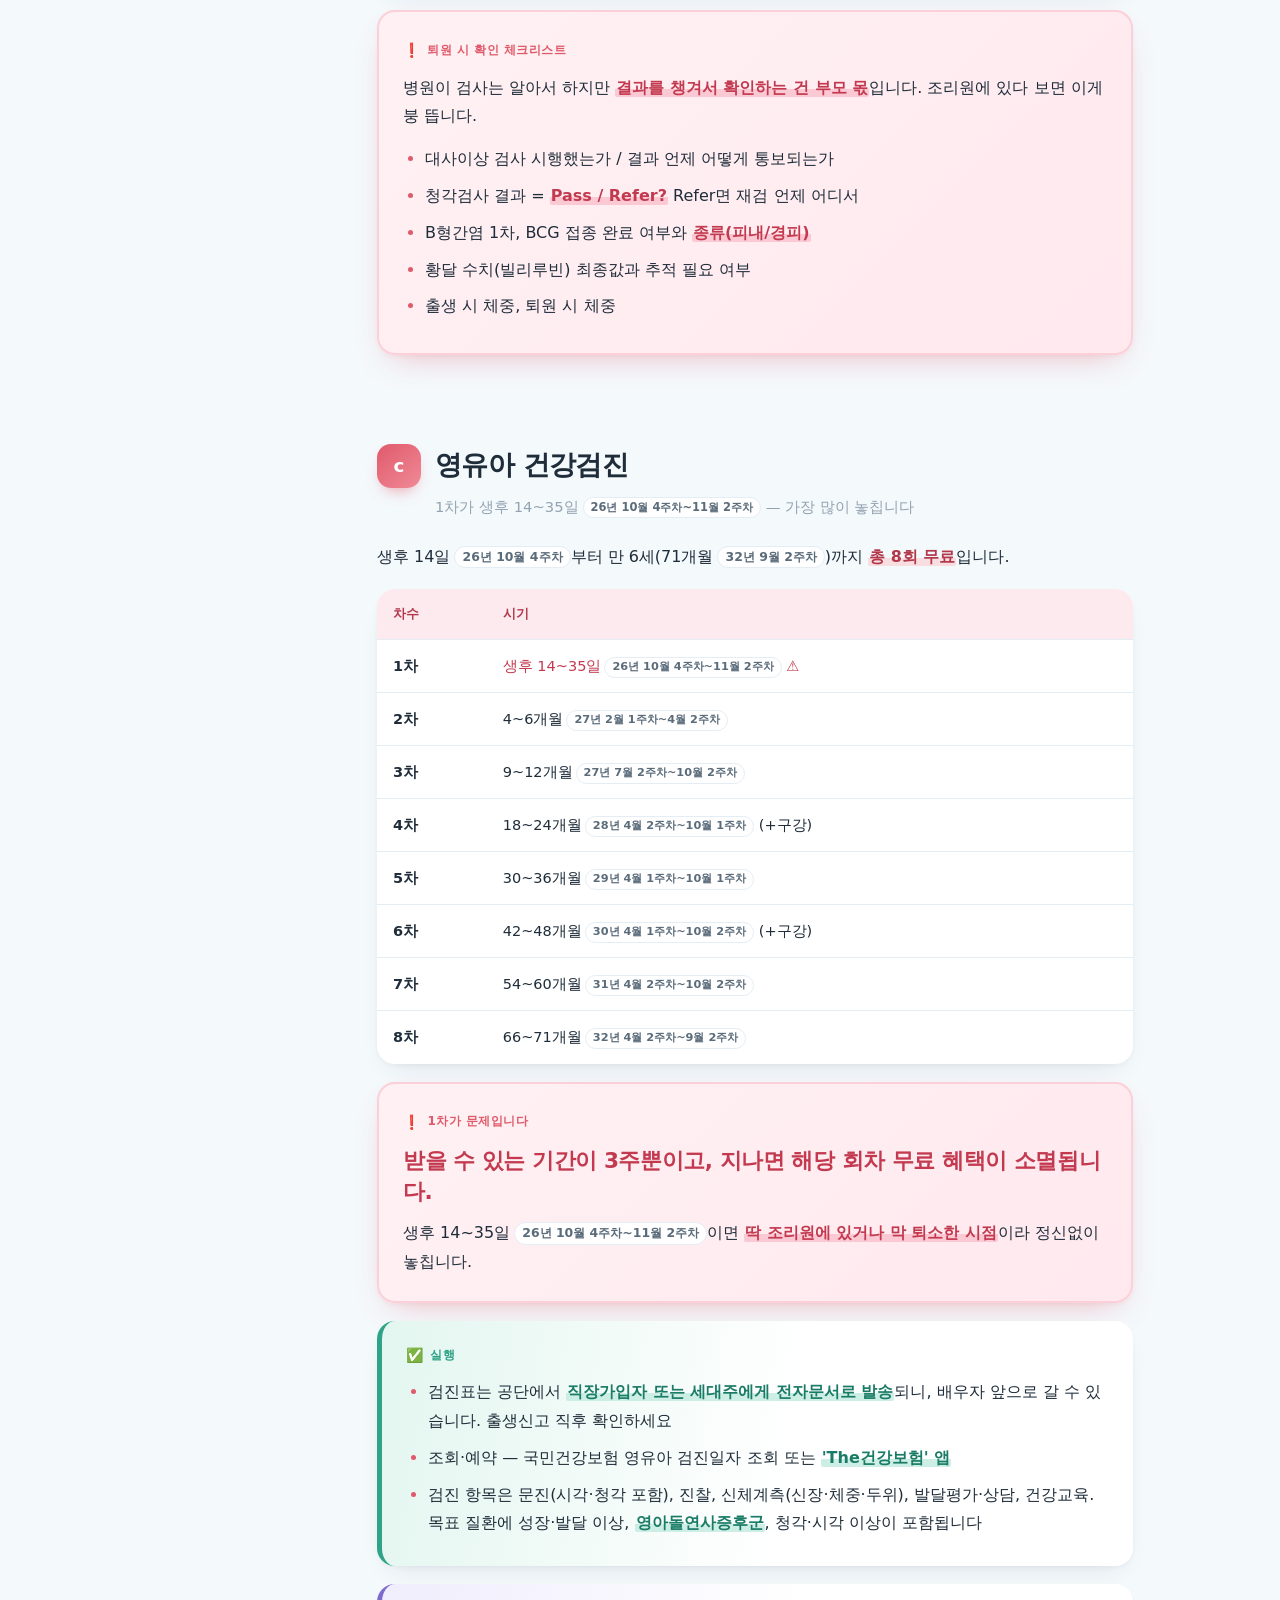
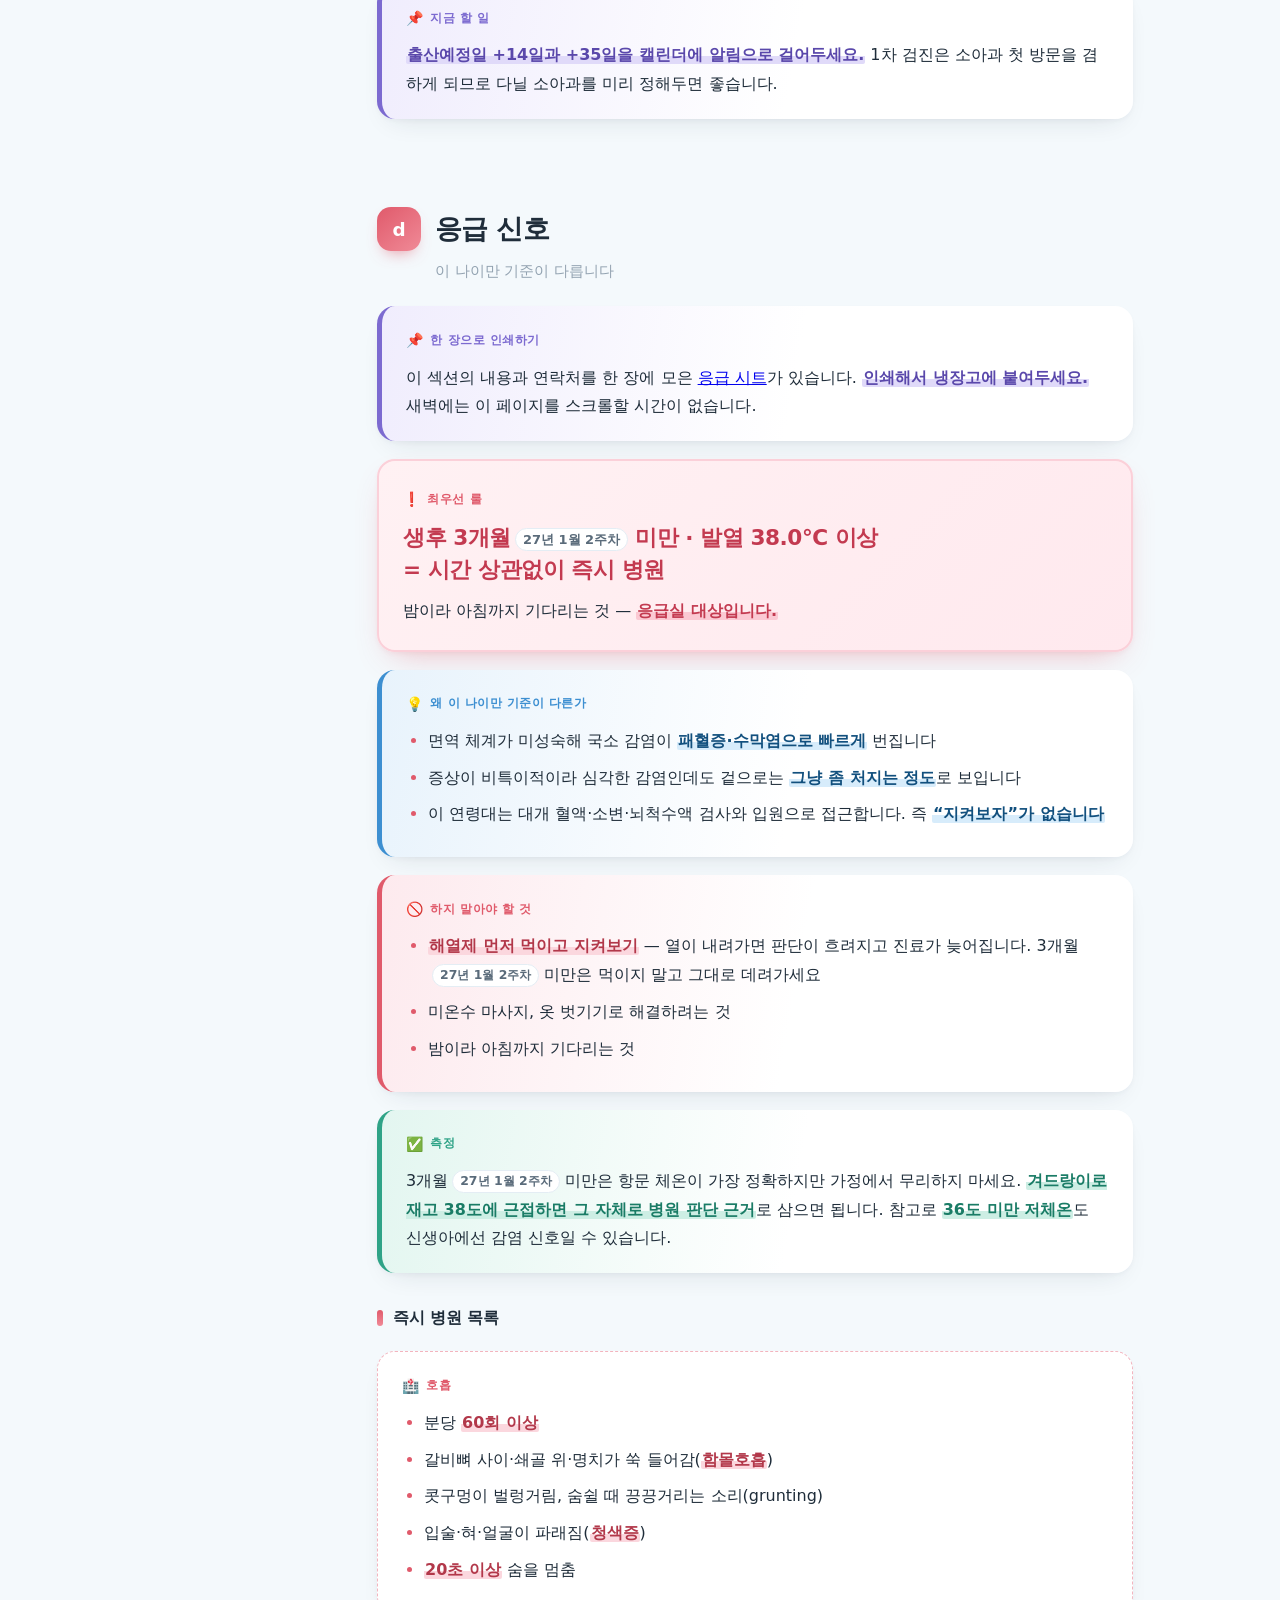
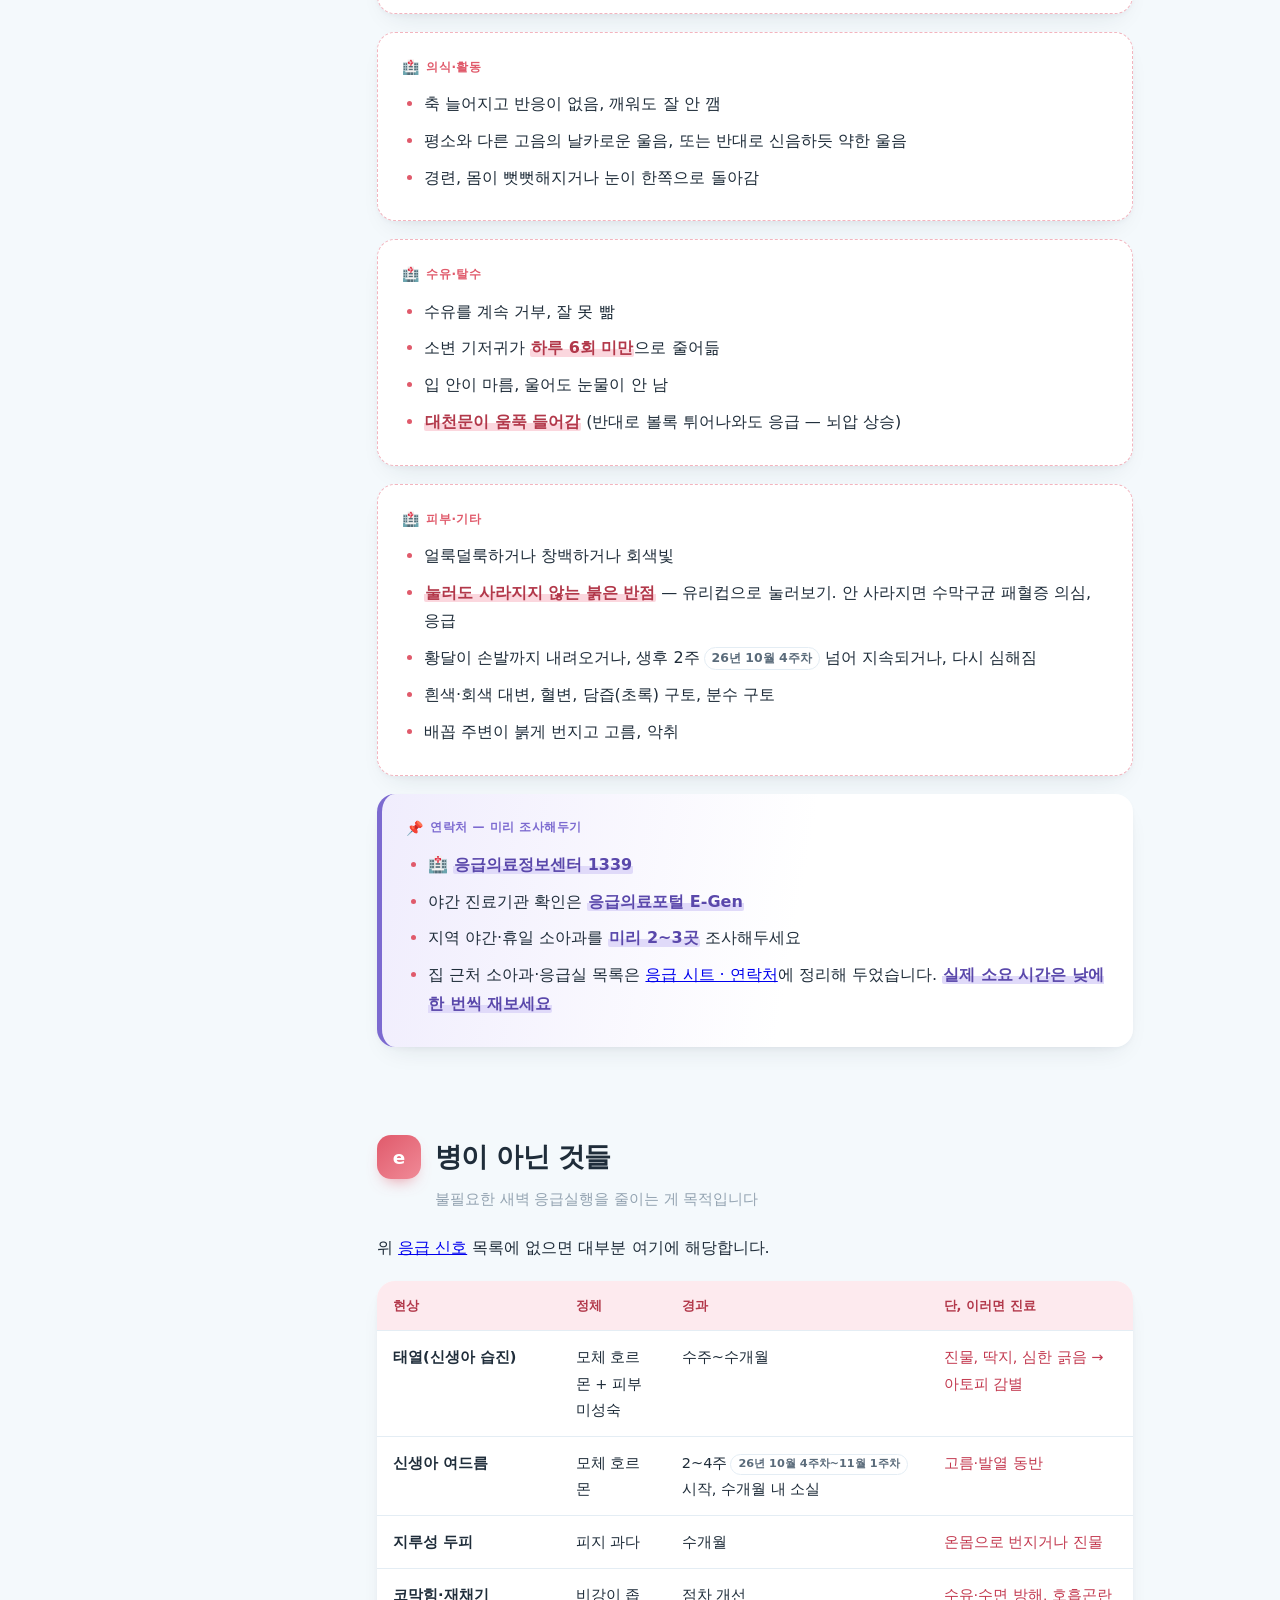
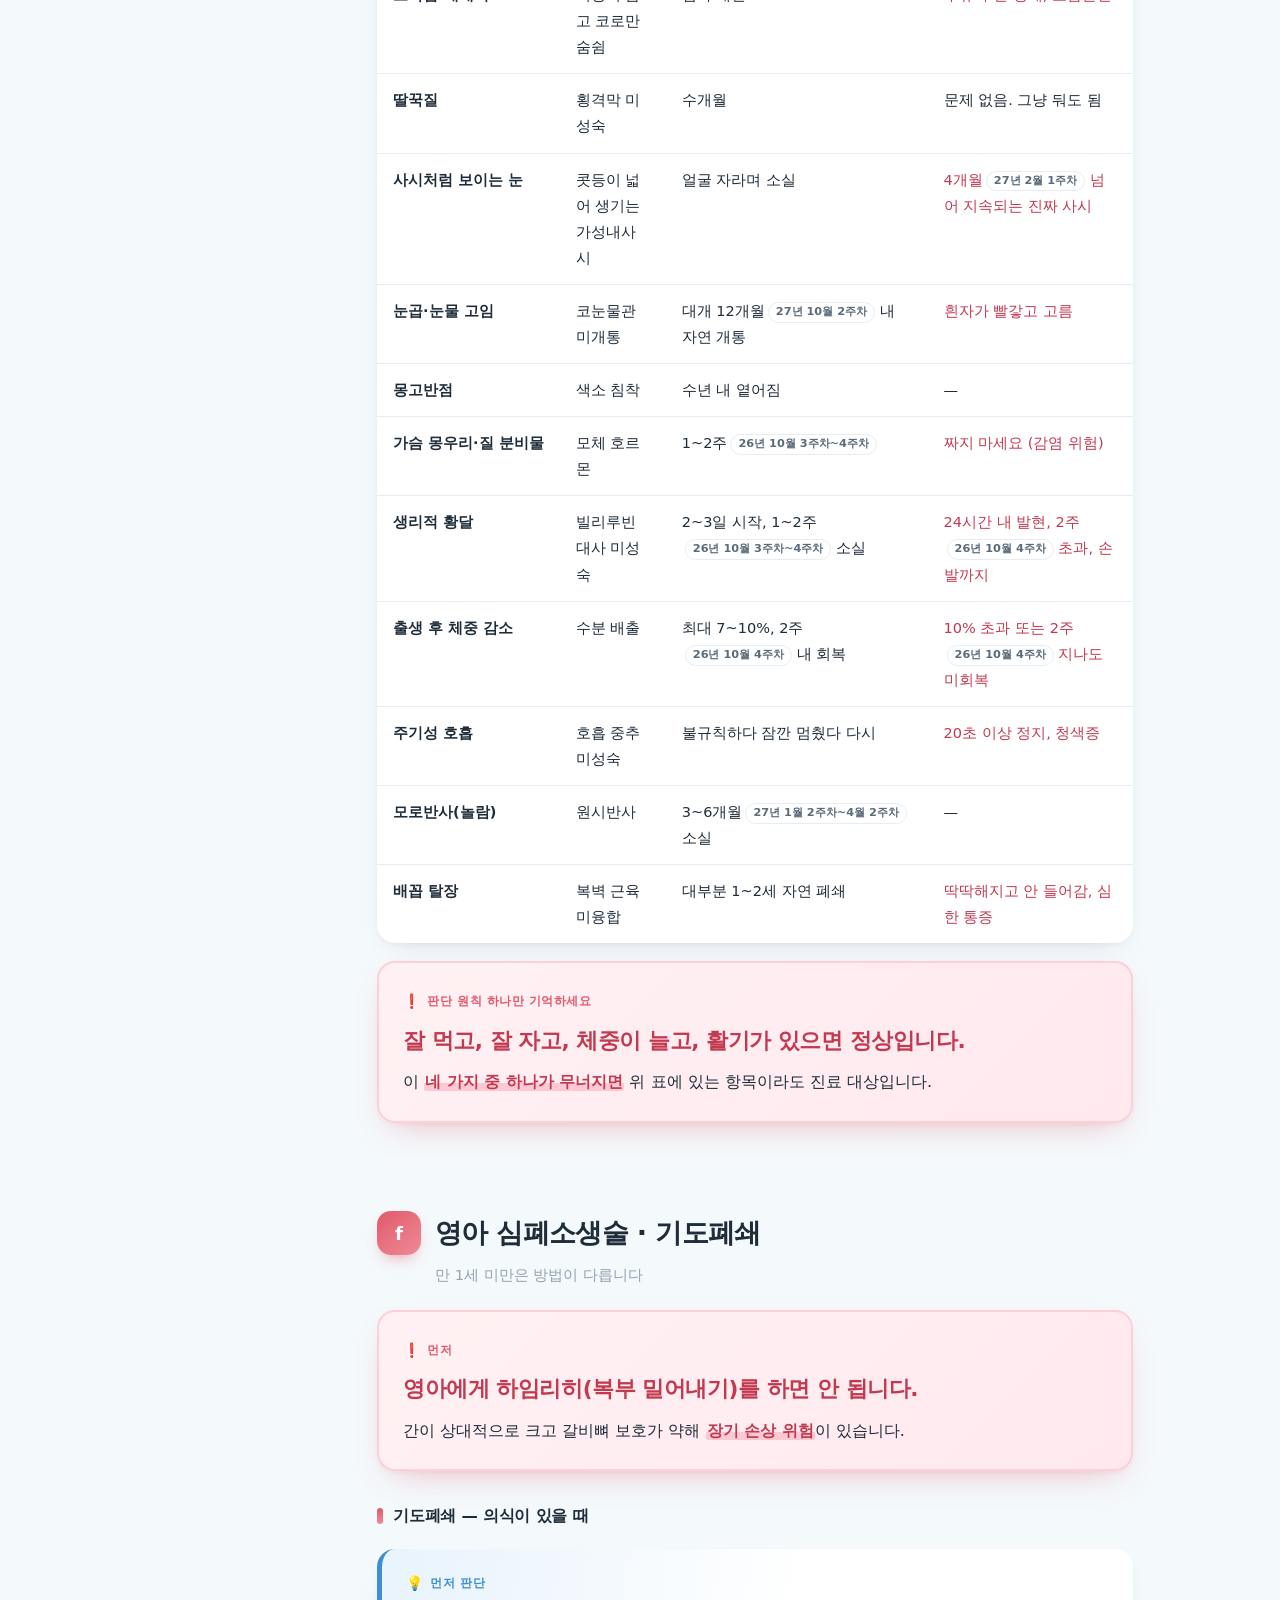
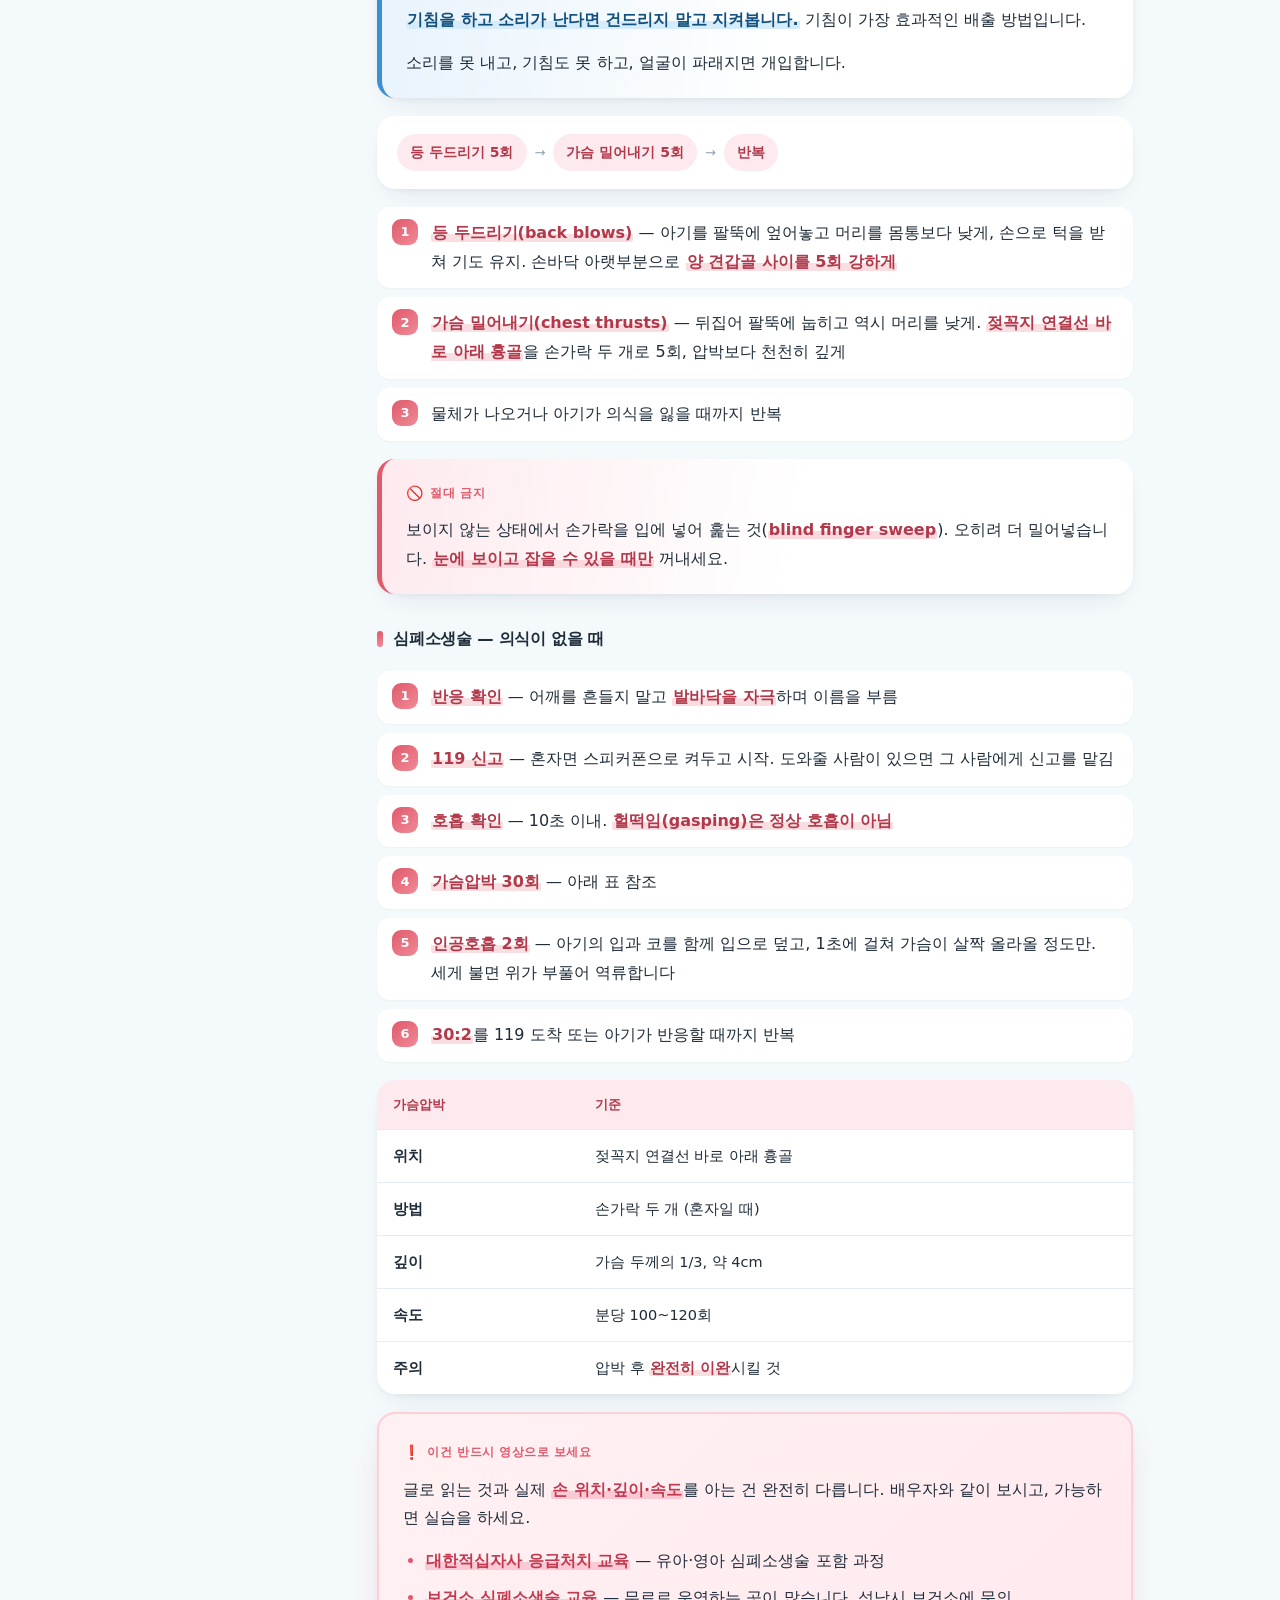
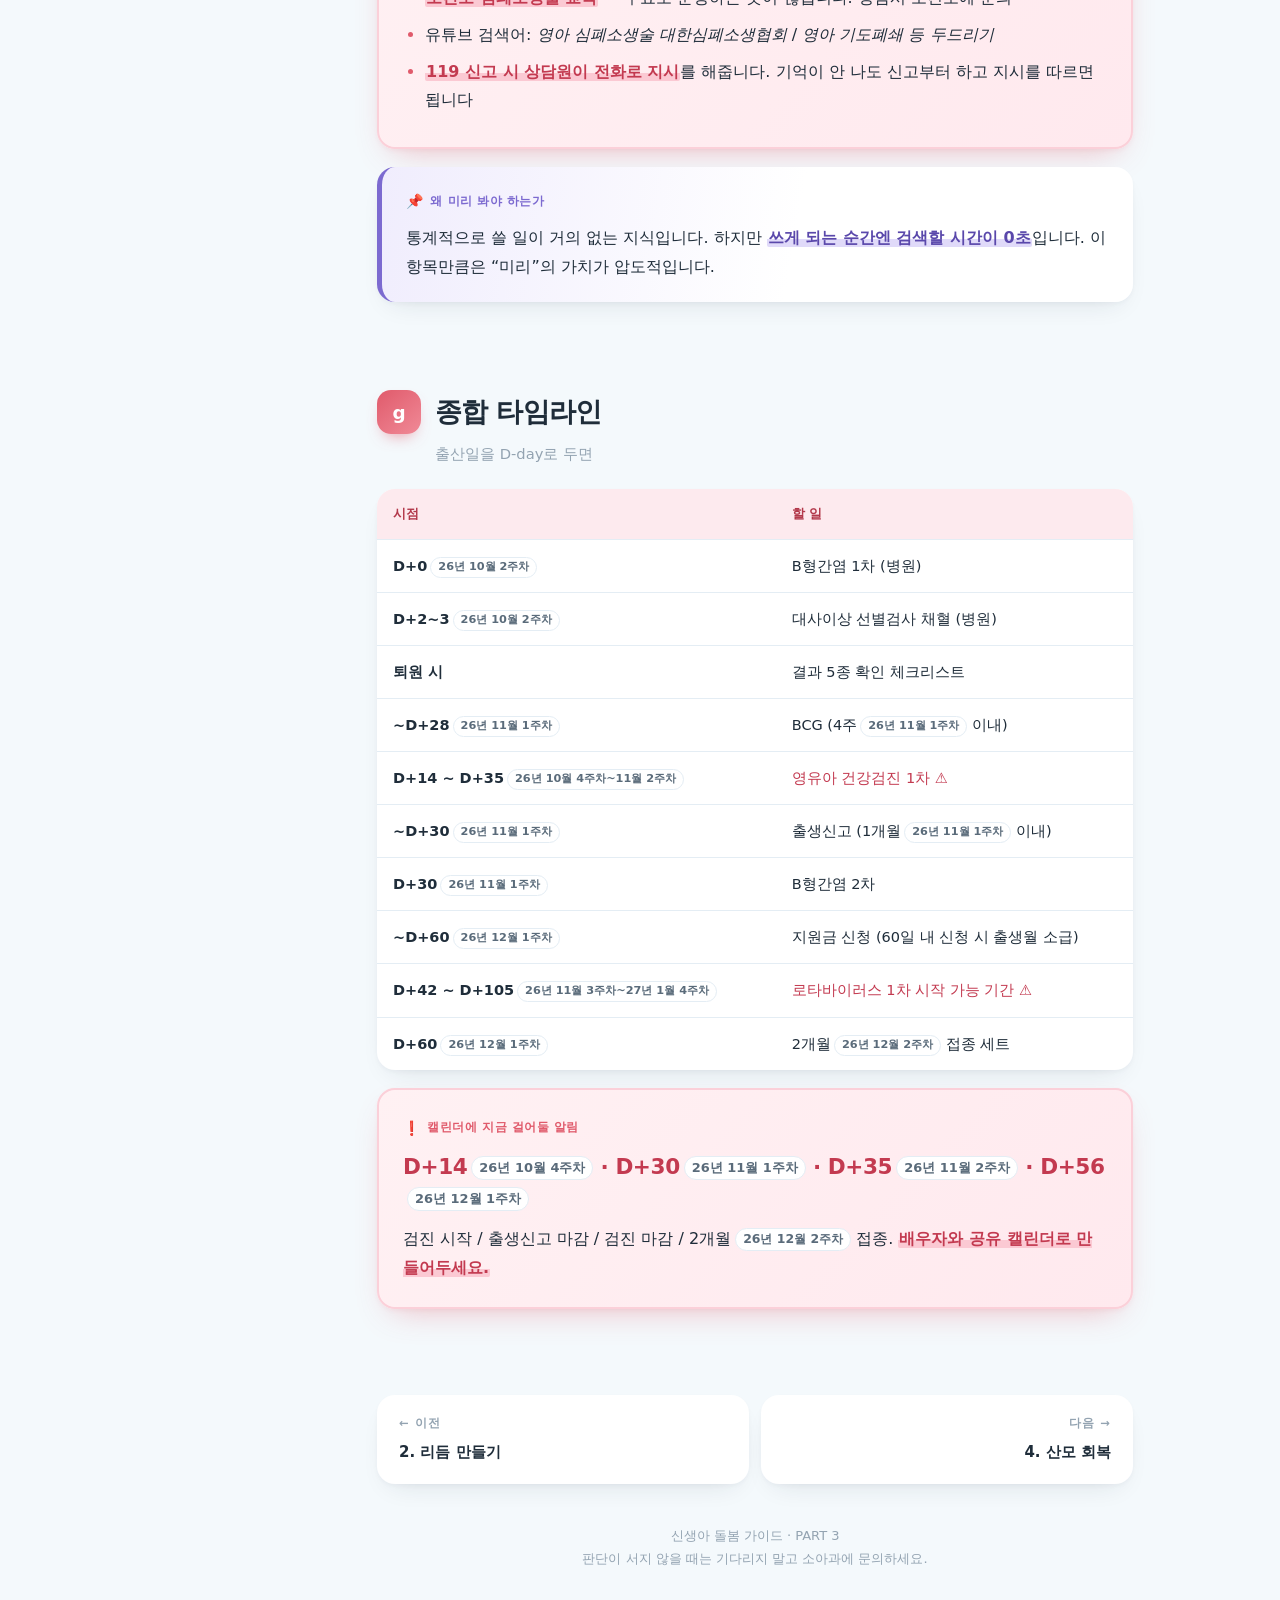
<file: part3.html>
<!DOCTYPE html>
<html lang="ko">
<head>
<meta charset="UTF-8">
<meta name="viewport" content="width=device-width, initial-scale=1">
<title>3. 건강·의료 — 신생아 돌봄 가이드</title>
<link rel="stylesheet" href="style.css">
</head>
<body class="p3">

<nav class="toc">
  <div class="wrap">
    <a class="home" href="index.html">홈</a>
    <p class="toc-title">3. 건강·의료</p>
    <a class="item" href="#a"><span class="dot"></span>a. 예방접종</a>
    <a class="item" href="#b"><span class="dot"></span>b. 신생아 선별검사</a>
    <a class="item" href="#c"><span class="dot"></span>c. 영유아 건강검진</a>
    <a class="item" href="#d"><span class="dot"></span>d. 응급 신호</a>
    <a class="item" href="#e"><span class="dot"></span>e. 병이 아닌 것들</a>
    <a class="item" href="#f"><span class="dot"></span>f. 영아 심폐소생술</a>
    <a class="item" href="#g"><span class="dot"></span>g. 종합 타임라인</a>
    <div class="parts">
      <a href="calendar.html">📅 출산 달력</a>
      <a href="birth.html">0. 출산 당일</a>
      <a href="part1.html">1. 기본적인 생활</a>
      <a href="part2.html">2. 리듬 만들기</a>
      <a class="here" href="part3.html">3. 건강·의료</a>
      <a href="part4.html">4. 산모 회복</a>
      <a href="part5.html">5. 물건과 환경</a>
    </div>
  </div>
</nav>

<header class="page-head">
  <div class="wrap">
    <p class="part-badge">PART 3 · 기한 있음</p>
    <h1>건강·의료</h1>
    <p class="subtitle">예방접종 · 선별검사 · 영유아 검진 · 응급 신호 · 병이 아닌 것들 · 영아 CPR</p>
    <p class="lede">날짜를 놓치면 되돌릴 수 없는 항목들이 모여 있습니다. 읽고 끝내지 말고 캘린더에 알림으로 옮겨두세요.</p>
  </div>
</header>

<main class="wrap">

<!-- ============ a ============ -->
<section id="a">
  <div class="sec-head"><span class="sec-num">a</span><h2>예방접종</h2></div>
  <p class="sec-sub">BCG 종류는 출산 전에 정해두어야 합니다</p>

  <h3>출생 직후 — 병원에서 처리</h3>
  <div class="plain">
    <ul>
      <li><strong>B형간염 1차</strong> — 출생 후 12시간 이내</li>
      <li><strong>BCG(결핵)</strong> — 생후 4주 이내</li>
    </ul>
  </div>

  <div class="box miss">
    <span class="label">BCG는 부모가 미리 결정해야 합니다</span>
    <p><strong>피내용</strong>(주사, 흉터 하나)과 <strong>경피용</strong>(도장, 흉터 여러 개) 두 가지가 있습니다.</p>
    <ul>
      <li><strong>경피용</strong>은 국가예방접종 사업에 포함되지 않아 <strong>전액 본인 부담</strong></li>
      <li><strong>피내용</strong>은 무료지만 보건소 등 지정기관에서만 맞을 수 있어 <strong>예약 경쟁</strong>이 있습니다</li>
    </ul>
    <p>효과 차이에 대한 명확한 근거는 없고, 사실상 흉터와 비용, 접근성의 문제입니다. <strong>출산 전에 배우자와 정해두세요.</strong></p>
  </div>

  <h3>이후 1년차 일정 (대략)</h3>
  <div class="table-scroll">
    <table>
      <thead><tr><th>시기</th><th>백신</th></tr></thead>
      <tbody>
        <tr><td>1개월</td><td class="wrapok">B형간염 2차</td></tr>
        <tr><td>2개월</td><td class="wrapok">DTaP 1, 폴리오(IPV) 1, Hib 1, 폐렴구균(PCV) 1, 로타바이러스 1</td></tr>
        <tr><td>4개월</td><td class="wrapok">위 항목 2차</td></tr>
        <tr><td>6개월</td><td class="wrapok">DTaP 3, Hib 3, PCV 3, B형간염 3차, (로타텍이면 3차)</td></tr>
        <tr><td>6개월~</td><td class="wrapok">인플루엔자 (매년, 첫 해는 4주 간격 2회)</td></tr>
        <tr><td>12~15개월</td><td class="wrapok">MMR 1, 수두, 일본뇌염, A형간염, Hib 4, PCV 4</td></tr>
      </tbody>
    </table>
  </div>

  <div class="box critical">
    <span class="label">로타바이러스만 맞을 수 있는 기간이 정해져 있습니다</span>
    <p class="big">1차를 생후 6주~15주 0일 사이에 시작<br>모든 접종을 생후 8개월 0일 전에 완료</p>
    <p>다른 백신은 늦어도 따라잡기가 되지만 <strong>이건 기간을 놓치면 아예 못 맞습니다.</strong> 2개월 접종을 미루지 마세요.</p>
  </div>

  <div class="box do">
    <span class="label">지금 해둘 것</span>
    <ul>
      <li><strong>예방접종도우미</strong>(nip.kdca.go.kr) — 출생신고 후 아이를 등록해두면 접종 이력 조회와 남은 일정 확인이 됩니다. 위탁의료기관 검색도 여기서 가능하고, 국가예방접종은 <strong>주소지와 무관하게 전국 어디서나</strong> 받을 수 있습니다</li>
      <li><strong>질병관리청 국가예방접종 지침 PDF</strong> — 공식 원문. 표준일정표가 여기 있습니다. 지침은 연중에도 수정되니 <strong>출산 즈음 최신본을 다시 받으세요</strong></li>
      <li><strong>소아과 한 곳을 정해 계속 다니는 게 유리합니다.</strong> 접종 이력이 한곳에 쌓이고, 3개월 미만 발열 같은 상황에서 배경을 아는 의사가 있는 게 큽니다</li>
    </ul>
  </div>

  <div class="refs">
    <span class="rlabel">사이트</span>
    <a href="https://nip.kdca.go.kr" target="_blank" rel="noopener">예방접종도우미</a>
  </div>
</section>

<!-- ============ b ============ -->
<section id="b">
  <div class="sec-head"><span class="sec-num">b</span><h2>신생아 선별검사</h2></div>
  <p class="sec-sub">검사는 병원이, 결과 확인은 부모가</p>

  <h3>선천성대사이상 선별검사</h3>
  <div class="box why">
    <span class="label">원리</span>
    <p>태어날 때부터 특정 대사 효소가 없어 물질이 몸에 축적되는 질환들입니다. <strong>증상이 나타나기 전에 발견하면</strong> 식이 조절이나 약물로 장애를 예방할 수 있지만, 증상이 나타난 뒤엔 이미 늦습니다. 그래서 증상이 전혀 없는 전체 신생아를 검사합니다.</p>
  </div>

  <div class="box do">
    <span class="label">알아둘 것</span>
    <ul>
      <li>기본 6종(페닐케톤뇨증, 갑상선기능저하증, 호모시스틴뇨증, 단풍당뇨증, 갈락토스혈증, 선천성부신과형성증)은 무료 대상이고, 2018년 10월부터 <strong>질량분석계(탠덤매스) 확대 선별검사</strong>가 전면 급여화되어 훨씬 많은 질환을 봅니다</li>
      <li><strong>채혈 시기</strong> — 건강한 신생아는 <strong>생후 48~72시간</strong> 사이에 수유 2시간 후 발뒤꿈치에서 채혈합니다. 48시간 이전에 뽑으면 정상아에서도 TSH가 높게 나오거나 대사산물이 정상으로 보일 수 있습니다. 미숙아는 생후 7일 이후</li>
      <li>분만병원 <strong>입원 중 검사하면 무료</strong>, 퇴원 후 외래로 하면 본인부담금 지원(출생 후 28일 이내 실시분)</li>
    </ul>
  </div>

  <h3>청각(난청) 선별검사</h3>
  <div class="box why">
    <span class="label">왜 신생아기에 하나</span>
    <p>아기는 말을 못 하니 난청은 보통 언어·사회성 발달 지연이 눈에 띄는 <strong>생후 30개월쯤에야</strong> 발견됩니다. 신생아 청각선별검사를 안 하면 <strong>조기 재활 기회를 통째로 놓치게</strong> 됩니다.</p>
  </div>

  <div class="box stop">
    <span class="label">“재검(Refer)” 판정이 나오면</span>
    <p><strong>재검이 곧 난청은 아닙니다.</strong> 귀에 양수나 태지가 남아 있어 재검이 나오는 경우가 흔합니다.</p>
    <p>다만 <strong>반드시 재검을 받으세요.</strong> 여기서 흐지부지되는 경우가 실제로 있습니다. 난청 확진검사 비용도 7만원 한도로 지원됩니다(ABR 또는 ASSR 포함 조건).</p>
  </div>

  <div class="box critical">
    <span class="label">퇴원 시 확인 체크리스트</span>
    <p>병원이 검사는 알아서 하지만 <strong>결과를 챙겨서 확인하는 건 부모 몫</strong>입니다. 조리원에 있다 보면 이게 붕 뜹니다.</p>
    <ul>
      <li>대사이상 검사 시행했는가 / 결과 언제 어떻게 통보되는가</li>
      <li>청각검사 결과 = <strong>Pass / Refer?</strong> Refer면 재검 언제 어디서</li>
      <li>B형간염 1차, BCG 접종 완료 여부와 <strong>종류(피내/경피)</strong></li>
      <li>황달 수치(빌리루빈) 최종값과 추적 필요 여부</li>
      <li>출생 시 체중, 퇴원 시 체중</li>
    </ul>
  </div>
</section>

<!-- ============ c ============ -->
<section id="c">
  <div class="sec-head"><span class="sec-num">c</span><h2>영유아 건강검진</h2></div>
  <p class="sec-sub">1차가 생후 14~35일 — 가장 많이 놓칩니다</p>

  <p>생후 14일부터 만 6세(71개월)까지 <strong>총 8회 무료</strong>입니다.</p>

  <div class="table-scroll">
    <table>
      <thead><tr><th>차수</th><th>시기</th></tr></thead>
      <tbody>
        <tr><td>1차</td><td class="bad wrapok">생후 14~35일 ⚠️</td></tr>
        <tr><td>2차</td><td class="wrapok">4~6개월</td></tr>
        <tr><td>3차</td><td class="wrapok">9~12개월</td></tr>
        <tr><td>4차</td><td class="wrapok">18~24개월 (+구강)</td></tr>
        <tr><td>5차</td><td class="wrapok">30~36개월</td></tr>
        <tr><td>6차</td><td class="wrapok">42~48개월 (+구강)</td></tr>
        <tr><td>7차</td><td class="wrapok">54~60개월</td></tr>
        <tr><td>8차</td><td class="wrapok">66~71개월</td></tr>
      </tbody>
    </table>
  </div>

  <div class="box critical">
    <span class="label">1차가 문제입니다</span>
    <p class="big">받을 수 있는 기간이 3주뿐이고, 지나면 해당 회차 무료 혜택이 소멸됩니다.</p>
    <p>생후 14~35일이면 <strong>딱 조리원에 있거나 막 퇴소한 시점</strong>이라 정신없이 놓칩니다.</p>
  </div>

  <div class="box do">
    <span class="label">실행</span>
    <ul>
      <li>검진표는 공단에서 <strong>직장가입자 또는 세대주에게 전자문서로 발송</strong>되니, 배우자 앞으로 갈 수 있습니다. 출생신고 직후 확인하세요</li>
      <li>조회·예약 — 국민건강보험 영유아 검진일자 조회 또는 <strong>'The건강보험' 앱</strong></li>
      <li>검진 항목은 문진(시각·청각 포함), 진찰, 신체계측(신장·체중·두위), 발달평가·상담, 건강교육. 목표 질환에 성장·발달 이상, <strong>영아돌연사증후군</strong>, 청각·시각 이상이 포함됩니다</li>
    </ul>
  </div>

  <div class="box info">
    <span class="label">지금 할 일</span>
    <p><strong>출산예정일 +14일과 +35일을 캘린더에 알림으로 걸어두세요.</strong> 1차 검진은 소아과 첫 방문을 겸하게 되므로 다닐 소아과를 미리 정해두면 좋습니다.</p>
  </div>
</section>

<!-- ============ d ============ -->
<section id="d">
  <div class="sec-head"><span class="sec-num">d</span><h2>응급 신호</h2></div>
  <p class="sec-sub">이 나이만 기준이 다릅니다</p>

  <div class="box info">
    <span class="label">한 장으로 인쇄하기</span>
    <p>이 섹션의 내용과 연락처를 한 장에 모은 <a href="emergency.html">응급 시트</a>가 있습니다. <strong>인쇄해서 냉장고에 붙여두세요.</strong> 새벽에는 이 페이지를 스크롤할 시간이 없습니다.</p>
  </div>

  <div class="box critical">
    <span class="label">최우선 룰</span>
    <p class="big">생후 3개월 미만 · 발열 38.0℃ 이상<br>= 시간 상관없이 즉시 병원</p>
    <p style="margin:0">밤이라 아침까지 기다리는 것 — <strong>응급실 대상입니다.</strong></p>
  </div>

  <div class="box why">
    <span class="label">왜 이 나이만 기준이 다른가</span>
    <ul>
      <li>면역 체계가 미성숙해 국소 감염이 <strong>패혈증·수막염으로 빠르게</strong> 번집니다</li>
      <li>증상이 비특이적이라 심각한 감염인데도 겉으로는 <strong>그냥 좀 처지는 정도</strong>로 보입니다</li>
      <li>이 연령대는 대개 혈액·소변·뇌척수액 검사와 입원으로 접근합니다. 즉 <strong>“지켜보자”가 없습니다</strong></li>
    </ul>
  </div>

  <div class="box stop">
    <span class="label">하지 말아야 할 것</span>
    <ul>
      <li><strong>해열제 먼저 먹이고 지켜보기</strong> — 열이 내려가면 판단이 흐려지고 진료가 늦어집니다. 3개월 미만은 먹이지 말고 그대로 데려가세요</li>
      <li>미온수 마사지, 옷 벗기기로 해결하려는 것</li>
      <li>밤이라 아침까지 기다리는 것</li>
    </ul>
  </div>

  <div class="box do">
    <span class="label">측정</span>
    <p>3개월 미만은 항문 체온이 가장 정확하지만 가정에서 무리하지 마세요. <strong>겨드랑이로 재고 38도에 근접하면 그 자체로 병원 판단 근거</strong>로 삼으면 됩니다. 참고로 <strong>36도 미만 저체온</strong>도 신생아에선 감염 신호일 수 있습니다.</p>
  </div>

  <h3>즉시 병원 목록</h3>

  <div class="hospital">
    <span class="label">호흡</span>
    <ul>
      <li>분당 <strong>60회 이상</strong></li>
      <li>갈비뼈 사이·쇄골 위·명치가 쑥 들어감(<strong>함몰호흡</strong>)</li>
      <li>콧구멍이 벌렁거림, 숨쉴 때 끙끙거리는 소리(grunting)</li>
      <li>입술·혀·얼굴이 파래짐(<strong>청색증</strong>)</li>
      <li><strong>20초 이상</strong> 숨을 멈춤</li>
    </ul>
  </div>

  <div class="hospital">
    <span class="label">의식·활동</span>
    <ul>
      <li>축 늘어지고 반응이 없음, 깨워도 잘 안 깸</li>
      <li>평소와 다른 고음의 날카로운 울음, 또는 반대로 신음하듯 약한 울음</li>
      <li>경련, 몸이 뻣뻣해지거나 눈이 한쪽으로 돌아감</li>
    </ul>
  </div>

  <div class="hospital">
    <span class="label">수유·탈수</span>
    <ul>
      <li>수유를 계속 거부, 잘 못 빪</li>
      <li>소변 기저귀가 <strong>하루 6회 미만</strong>으로 줄어듦</li>
      <li>입 안이 마름, 울어도 눈물이 안 남</li>
      <li><strong>대천문이 움푹 들어감</strong> (반대로 볼록 튀어나와도 응급 — 뇌압 상승)</li>
    </ul>
  </div>

  <div class="hospital">
    <span class="label">피부·기타</span>
    <ul>
      <li>얼룩덜룩하거나 창백하거나 회색빛</li>
      <li><strong>눌러도 사라지지 않는 붉은 반점</strong> — 유리컵으로 눌러보기. 안 사라지면 수막구균 패혈증 의심, 응급</li>
      <li>황달이 손발까지 내려오거나, 생후 2주 넘어 지속되거나, 다시 심해짐</li>
      <li>흰색·회색 대변, 혈변, 담즙(초록) 구토, 분수 구토</li>
      <li>배꼽 주변이 붉게 번지고 고름, 악취</li>
    </ul>
  </div>

  <div class="box info">
    <span class="label">연락처 — 미리 조사해두기</span>
    <ul>
      <li>🏥 <strong>응급의료정보센터 1339</strong></li>
      <li>야간 진료기관 확인은 <strong>응급의료포털 E-Gen</strong></li>
      <li>지역 야간·휴일 소아과를 <strong>미리 2~3곳</strong> 조사해두세요</li>
      <li>집 근처 소아과·응급실 목록은 <a href="emergency.html#d">응급 시트 · 연락처</a>에 정리해 두었습니다. <strong>실제 소요 시간은 낮에 한 번씩 재보세요</strong></li>
    </ul>
  </div>
</section>

<!-- ============ e ============ -->
<section id="e">
  <div class="sec-head"><span class="sec-num">e</span><h2>병이 아닌 것들</h2></div>
  <p class="sec-sub">불필요한 새벽 응급실행을 줄이는 게 목적입니다</p>

  <p>위 <a href="#d">응급 신호</a> 목록에 없으면 대부분 여기에 해당합니다.</p>

  <div class="table-scroll">
    <table>
      <thead><tr><th>현상</th><th>정체</th><th>경과</th><th>단, 이러면 진료</th></tr></thead>
      <tbody>
        <tr><td>태열(신생아 습진)</td><td class="wrapok">모체 호르몬 + 피부 미성숙</td><td class="wrapok">수주~수개월</td><td class="bad wrapok">진물, 딱지, 심한 긁음 → 아토피 감별</td></tr>
        <tr><td>신생아 여드름</td><td class="wrapok">모체 호르몬</td><td class="wrapok">2~4주 시작, 수개월 내 소실</td><td class="bad wrapok">고름·발열 동반</td></tr>
        <tr><td>지루성 두피</td><td class="wrapok">피지 과다</td><td class="wrapok">수개월</td><td class="bad wrapok">온몸으로 번지거나 진물</td></tr>
        <tr><td>코막힘·재채기</td><td class="wrapok">비강이 좁고 코로만 숨쉼</td><td class="wrapok">점차 개선</td><td class="bad wrapok">수유·수면 방해, 호흡곤란</td></tr>
        <tr><td>딸꾹질</td><td class="wrapok">횡격막 미성숙</td><td class="wrapok">수개월</td><td class="wrapok">문제 없음. 그냥 둬도 됨</td></tr>
        <tr><td>사시처럼 보이는 눈</td><td class="wrapok">콧등이 넓어 생기는 가성내사시</td><td class="wrapok">얼굴 자라며 소실</td><td class="bad wrapok">4개월 넘어 지속되는 진짜 사시</td></tr>
        <tr><td>눈곱·눈물 고임</td><td class="wrapok">코눈물관 미개통</td><td class="wrapok">대개 12개월 내 자연 개통</td><td class="bad wrapok">흰자가 빨갛고 고름</td></tr>
        <tr><td>몽고반점</td><td class="wrapok">색소 침착</td><td class="wrapok">수년 내 옅어짐</td><td class="wrapok">—</td></tr>
        <tr><td>가슴 몽우리·질 분비물</td><td class="wrapok">모체 호르몬</td><td class="wrapok">1~2주</td><td class="bad wrapok">짜지 마세요 (감염 위험)</td></tr>
        <tr><td>생리적 황달</td><td class="wrapok">빌리루빈 대사 미성숙</td><td class="wrapok">2~3일 시작, 1~2주 소실</td><td class="bad wrapok">24시간 내 발현, 2주 초과, 손발까지</td></tr>
        <tr><td>출생 후 체중 감소</td><td class="wrapok">수분 배출</td><td class="wrapok">최대 7~10%, 2주 내 회복</td><td class="bad wrapok">10% 초과 또는 2주 지나도 미회복</td></tr>
        <tr><td>주기성 호흡</td><td class="wrapok">호흡 중추 미성숙</td><td class="wrapok">불규칙하다 잠깐 멈췄다 다시</td><td class="bad wrapok">20초 이상 정지, 청색증</td></tr>
        <tr><td>모로반사(놀람)</td><td class="wrapok">원시반사</td><td class="wrapok">3~6개월 소실</td><td class="wrapok">—</td></tr>
        <tr><td>배꼽 탈장</td><td class="wrapok">복벽 근육 미융합</td><td class="wrapok">대부분 1~2세 자연 폐쇄</td><td class="bad wrapok">딱딱해지고 안 들어감, 심한 통증</td></tr>
      </tbody>
    </table>
  </div>

  <div class="box critical">
    <span class="label">판단 원칙 하나만 기억하세요</span>
    <p class="big">잘 먹고, 잘 자고, 체중이 늘고, 활기가 있으면 정상입니다.</p>
    <p>이 <strong>네 가지 중 하나가 무너지면</strong> 위 표에 있는 항목이라도 진료 대상입니다.</p>
  </div>
</section>

<!-- ============ f ============ -->
<section id="f">
  <div class="sec-head"><span class="sec-num">f</span><h2>영아 심폐소생술 · 기도폐쇄</h2></div>
  <p class="sec-sub">만 1세 미만은 방법이 다릅니다</p>

  <div class="box critical">
    <span class="label">먼저</span>
    <p class="big">영아에게 하임리히(복부 밀어내기)를 하면 안 됩니다.</p>
    <p>간이 상대적으로 크고 갈비뼈 보호가 약해 <strong>장기 손상 위험</strong>이 있습니다.</p>
  </div>

  <h3>기도폐쇄 — 의식이 있을 때</h3>
  <div class="box why">
    <span class="label">먼저 판단</span>
    <p><strong>기침을 하고 소리가 난다면 건드리지 말고 지켜봅니다.</strong> 기침이 가장 효과적인 배출 방법입니다.</p>
    <p>소리를 못 내고, 기침도 못 하고, 얼굴이 파래지면 개입합니다.</p>
  </div>

  <div class="flow">
    <span>등 두드리기 5회</span><i>→</i><span>가슴 밀어내기 5회</span><i>→</i><span class="last">반복</span>
  </div>

  <ol class="steps">
    <li><strong>등 두드리기(back blows)</strong> — 아기를 팔뚝에 엎어놓고 머리를 몸통보다 낮게, 손으로 턱을 받쳐 기도 유지. 손바닥 아랫부분으로 <strong>양 견갑골 사이를 5회 강하게</strong></li>
    <li><strong>가슴 밀어내기(chest thrusts)</strong> — 뒤집어 팔뚝에 눕히고 역시 머리를 낮게. <strong>젖꼭지 연결선 바로 아래 흉골</strong>을 손가락 두 개로 5회, 압박보다 천천히 깊게</li>
    <li>물체가 나오거나 아기가 의식을 잃을 때까지 반복</li>
  </ol>

  <div class="box stop">
    <span class="label">절대 금지</span>
    <p>보이지 않는 상태에서 손가락을 입에 넣어 훑는 것(<strong>blind finger sweep</strong>). 오히려 더 밀어넣습니다. <strong>눈에 보이고 잡을 수 있을 때만</strong> 꺼내세요.</p>
  </div>

  <h3>심폐소생술 — 의식이 없을 때</h3>
  <ol class="steps">
    <li><strong>반응 확인</strong> — 어깨를 흔들지 말고 <strong>발바닥을 자극</strong>하며 이름을 부름</li>
    <li><strong>119 신고</strong> — 혼자면 스피커폰으로 켜두고 시작. 도와줄 사람이 있으면 그 사람에게 신고를 맡김</li>
    <li><strong>호흡 확인</strong> — 10초 이내. <strong>헐떡임(gasping)은 정상 호흡이 아님</strong></li>
    <li><strong>가슴압박 30회</strong> — 아래 표 참조</li>
    <li><strong>인공호흡 2회</strong> — 아기의 입과 코를 함께 입으로 덮고, 1초에 걸쳐 가슴이 살짝 올라올 정도만. 세게 불면 위가 부풀어 역류합니다</li>
    <li><strong>30:2</strong>를 119 도착 또는 아기가 반응할 때까지 반복</li>
  </ol>

  <div class="table-scroll">
    <table>
      <thead><tr><th>가슴압박</th><th>기준</th></tr></thead>
      <tbody>
        <tr><td>위치</td><td class="wrapok">젖꼭지 연결선 바로 아래 흉골</td></tr>
        <tr><td>방법</td><td class="wrapok">손가락 두 개 (혼자일 때)</td></tr>
        <tr><td>깊이</td><td class="wrapok">가슴 두께의 1/3, 약 4cm</td></tr>
        <tr><td>속도</td><td class="wrapok">분당 100~120회</td></tr>
        <tr><td>주의</td><td class="wrapok">압박 후 <strong>완전히 이완</strong>시킬 것</td></tr>
      </tbody>
    </table>
  </div>

  <div class="box critical">
    <span class="label">이건 반드시 영상으로 보세요</span>
    <p>글로 읽는 것과 실제 <strong>손 위치·깊이·속도</strong>를 아는 건 완전히 다릅니다. 배우자와 같이 보시고, 가능하면 실습을 하세요.</p>
    <ul>
      <li><strong>대한적십자사 응급처치 교육</strong> — 유아·영아 심폐소생술 포함 과정</li>
      <li><strong>보건소 심폐소생술 교육</strong> — 무료로 운영하는 곳이 많습니다. 성남시 보건소에 문의</li>
      <li>유튜브 검색어: <em>영아 심폐소생술 대한심폐소생협회</em> / <em>영아 기도폐쇄 등 두드리기</em></li>
      <li><strong>119 신고 시 상담원이 전화로 지시</strong>를 해줍니다. 기억이 안 나도 신고부터 하고 지시를 따르면 됩니다</li>
    </ul>
  </div>

  <div class="box info">
    <span class="label">왜 미리 봐야 하는가</span>
    <p>통계적으로 쓸 일이 거의 없는 지식입니다. 하지만 <strong>쓰게 되는 순간엔 검색할 시간이 0초</strong>입니다. 이 항목만큼은 “미리”의 가치가 압도적입니다.</p>
  </div>
</section>

<!-- ============ g ============ -->
<section id="g">
  <div class="sec-head"><span class="sec-num">g</span><h2>종합 타임라인</h2></div>
  <p class="sec-sub">출산일을 D-day로 두면</p>

  <div class="table-scroll">
    <table>
      <thead><tr><th>시점</th><th>할 일</th></tr></thead>
      <tbody>
        <tr><td>D+0</td><td class="wrapok">B형간염 1차 (병원)</td></tr>
        <tr><td>D+2~3</td><td class="wrapok">대사이상 선별검사 채혈 (병원)</td></tr>
        <tr><td>퇴원 시</td><td class="wrapok">결과 5종 확인 체크리스트</td></tr>
        <tr><td>~D+28</td><td class="wrapok">BCG (4주 이내)</td></tr>
        <tr><td>D+14 ~ D+35</td><td class="bad wrapok">영유아 건강검진 1차 ⚠️</td></tr>
        <tr><td>~D+30</td><td class="wrapok">출생신고 (1개월 이내)</td></tr>
        <tr><td>D+30</td><td class="wrapok">B형간염 2차</td></tr>
        <tr><td>~D+60</td><td class="wrapok">지원금 신청 (60일 내 신청 시 출생월 소급)</td></tr>
        <tr><td>D+42 ~ D+105</td><td class="bad wrapok">로타바이러스 1차 시작 가능 기간 ⚠️</td></tr>
        <tr><td>D+60</td><td class="wrapok">2개월 접종 세트</td></tr>
      </tbody>
    </table>
  </div>

  <div class="box critical">
    <span class="label">캘린더에 지금 걸어둘 알림</span>
    <p class="big">D+14 · D+30 · D+35 · D+56</p>
    <p>검진 시작 / 출생신고 마감 / 검진 마감 / 2개월 접종. <strong>배우자와 공유 캘린더로 만들어두세요.</strong></p>
  </div>
</section>

<div class="pager">
  <a href="part2.html"><span class="dir">← 이전</span><span class="name">2. 리듬 만들기</span></a>
  <a class="next" href="part4.html"><span class="dir">다음 →</span><span class="name">4. 산모 회복</span></a>
</div>

</main>

<footer>
  <div class="wrap">
    신생아 돌봄 가이드 · PART 3<br>
    판단이 서지 않을 때는 기다리지 말고 소아과에 문의하세요.
  </div>
</footer>

<script src="dates.js"></script>
<script src="nav.js"></script>
</body>
</html>
</file>
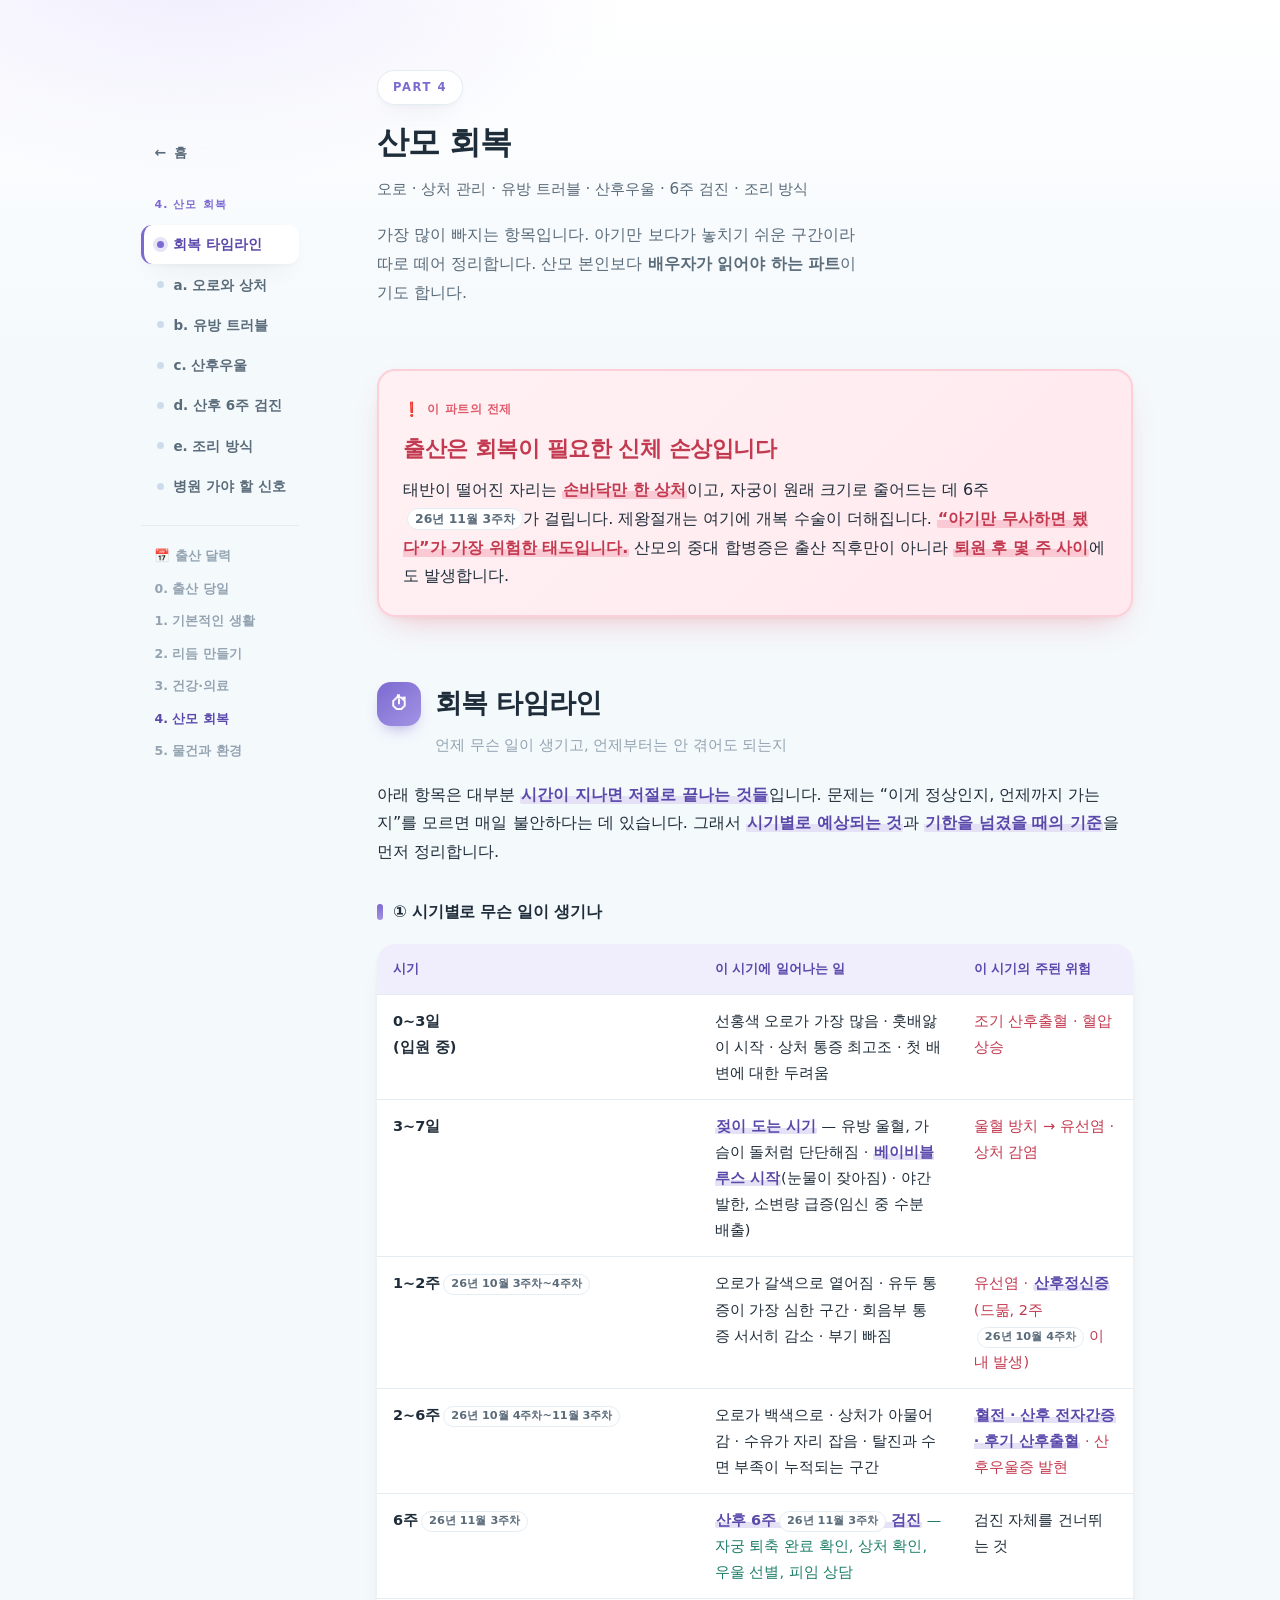
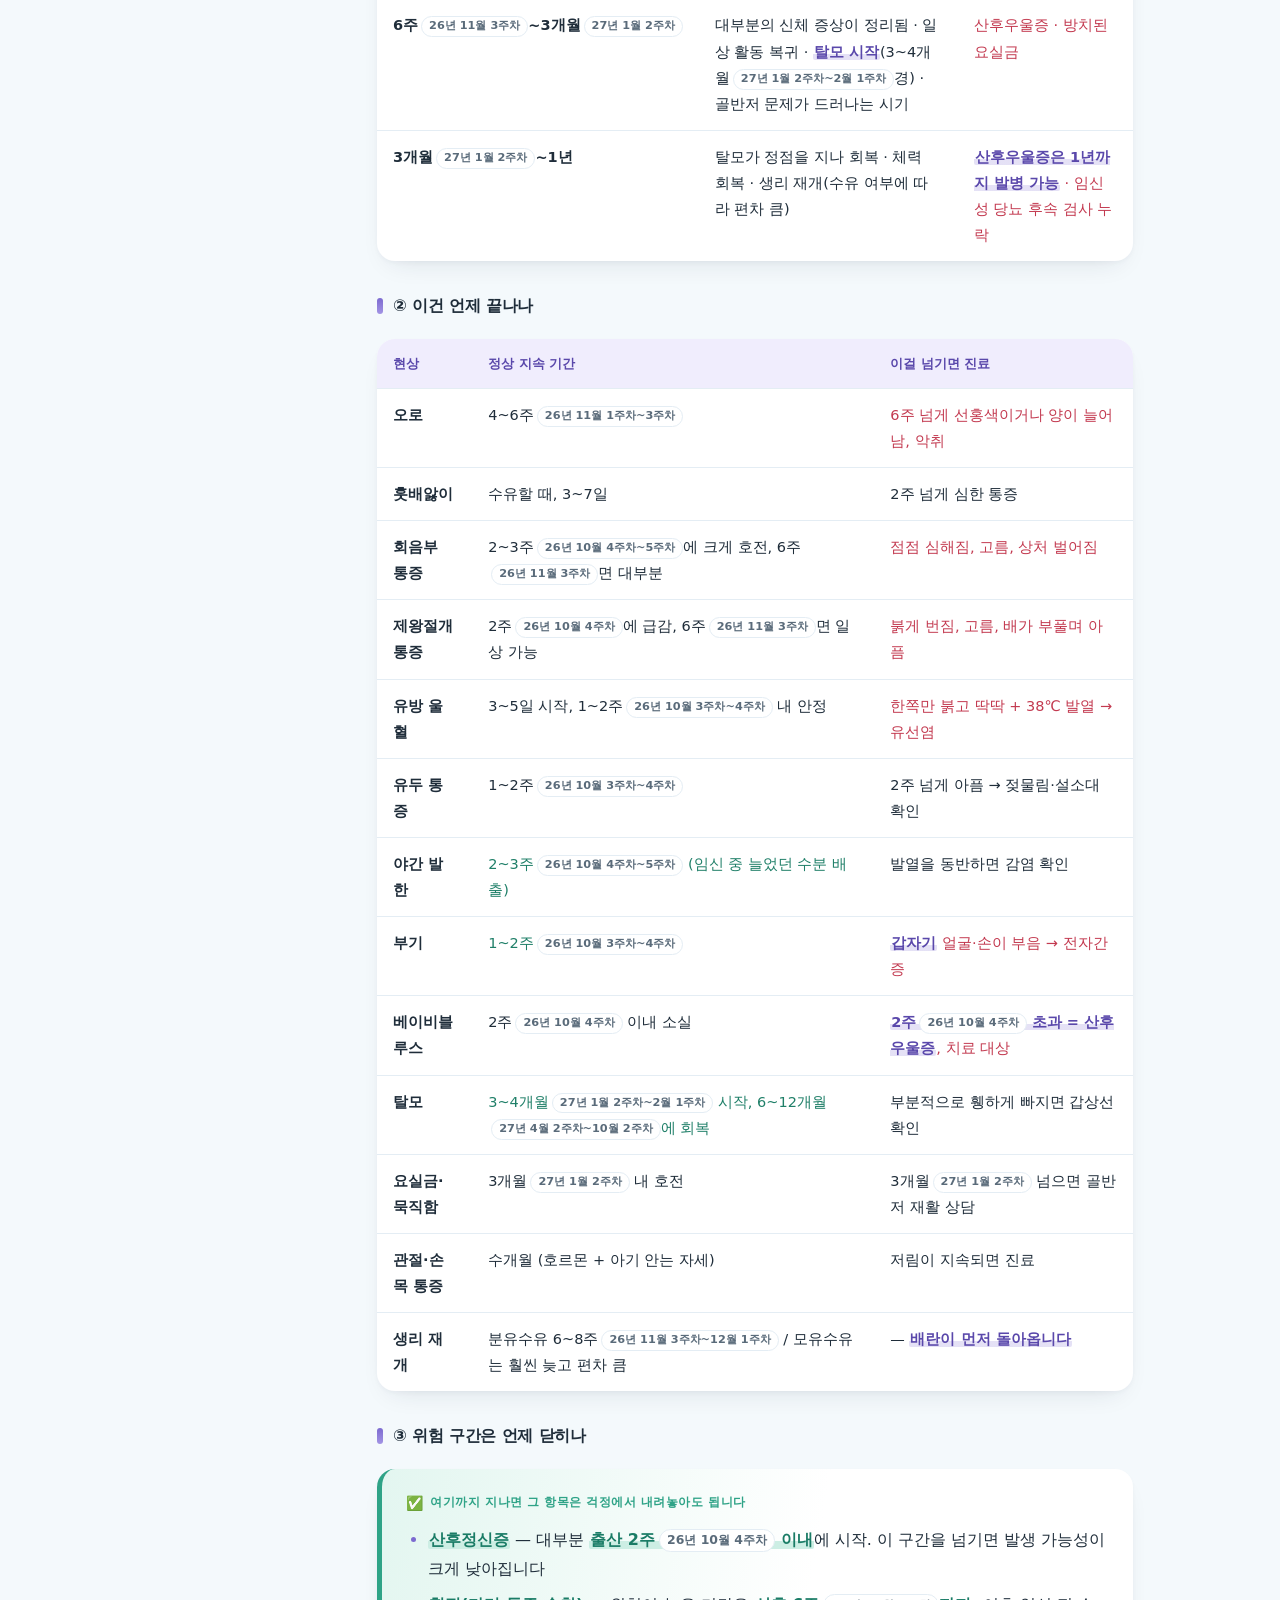
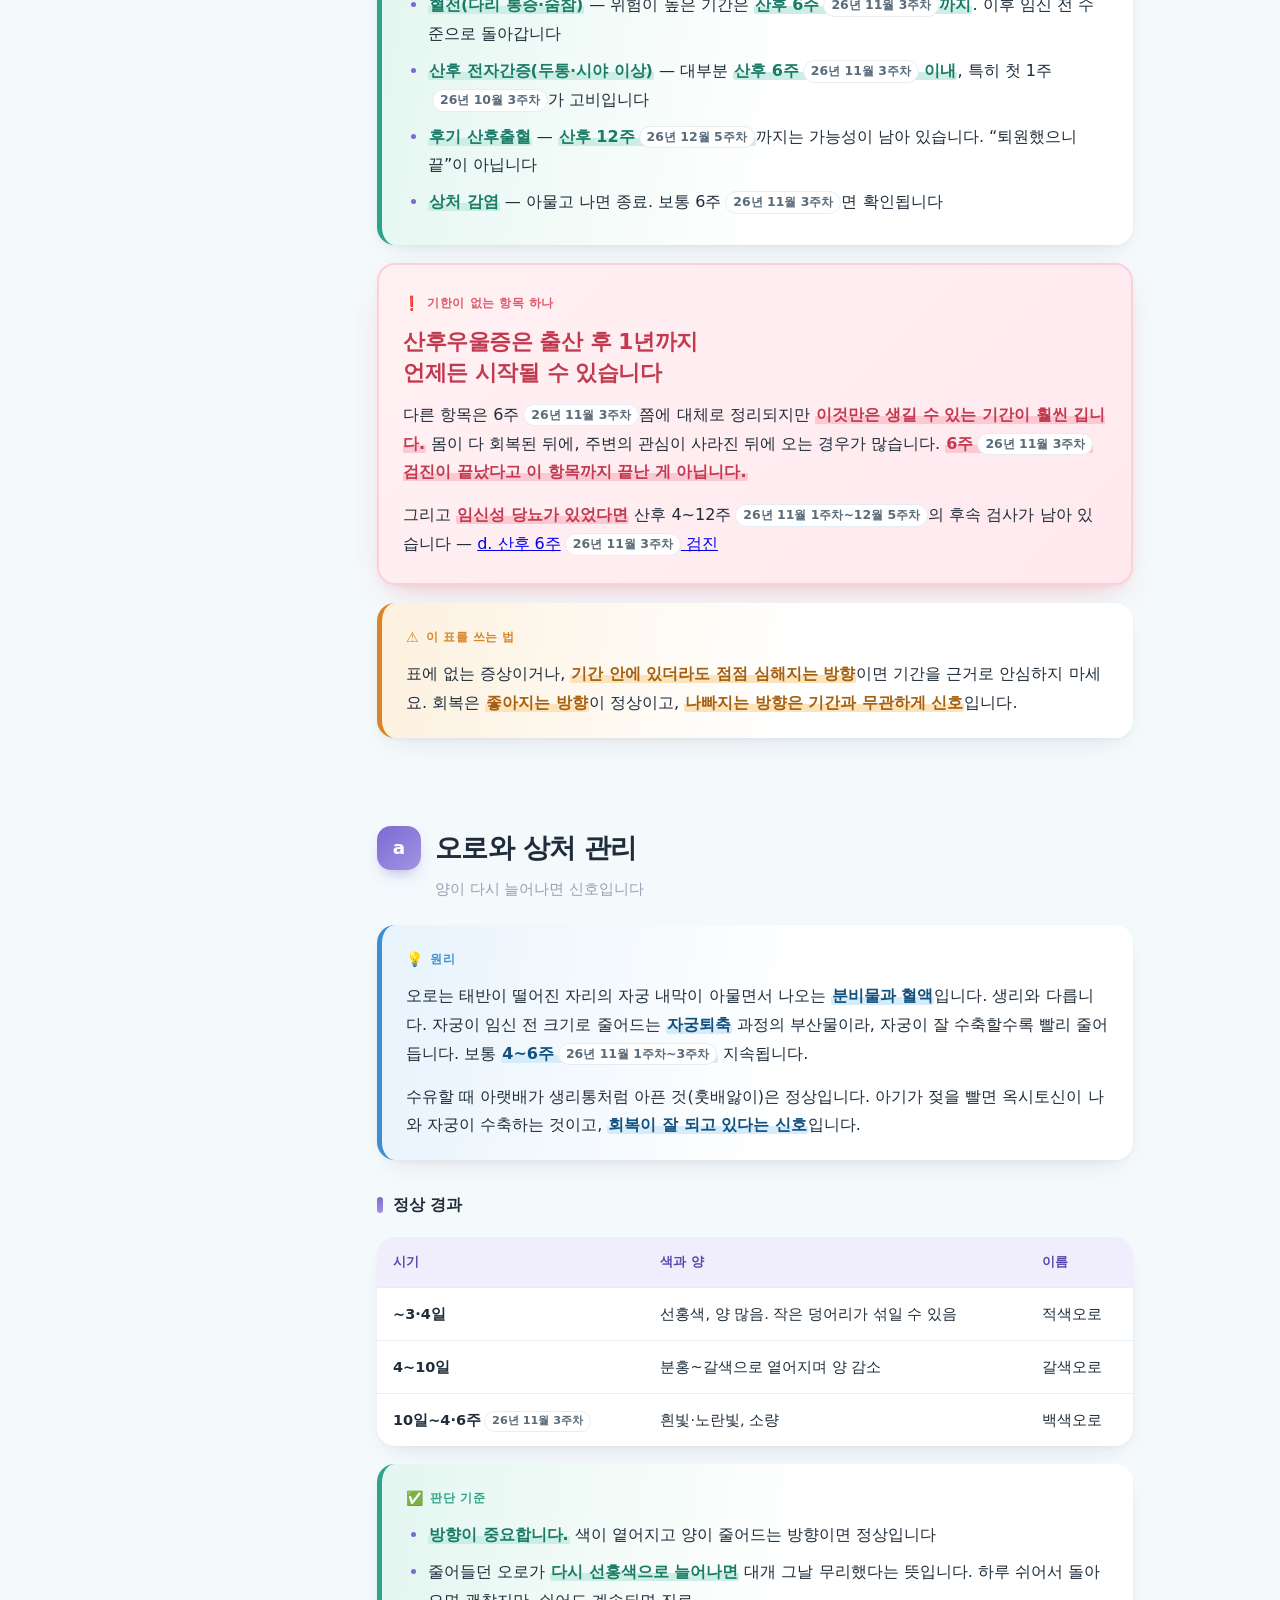
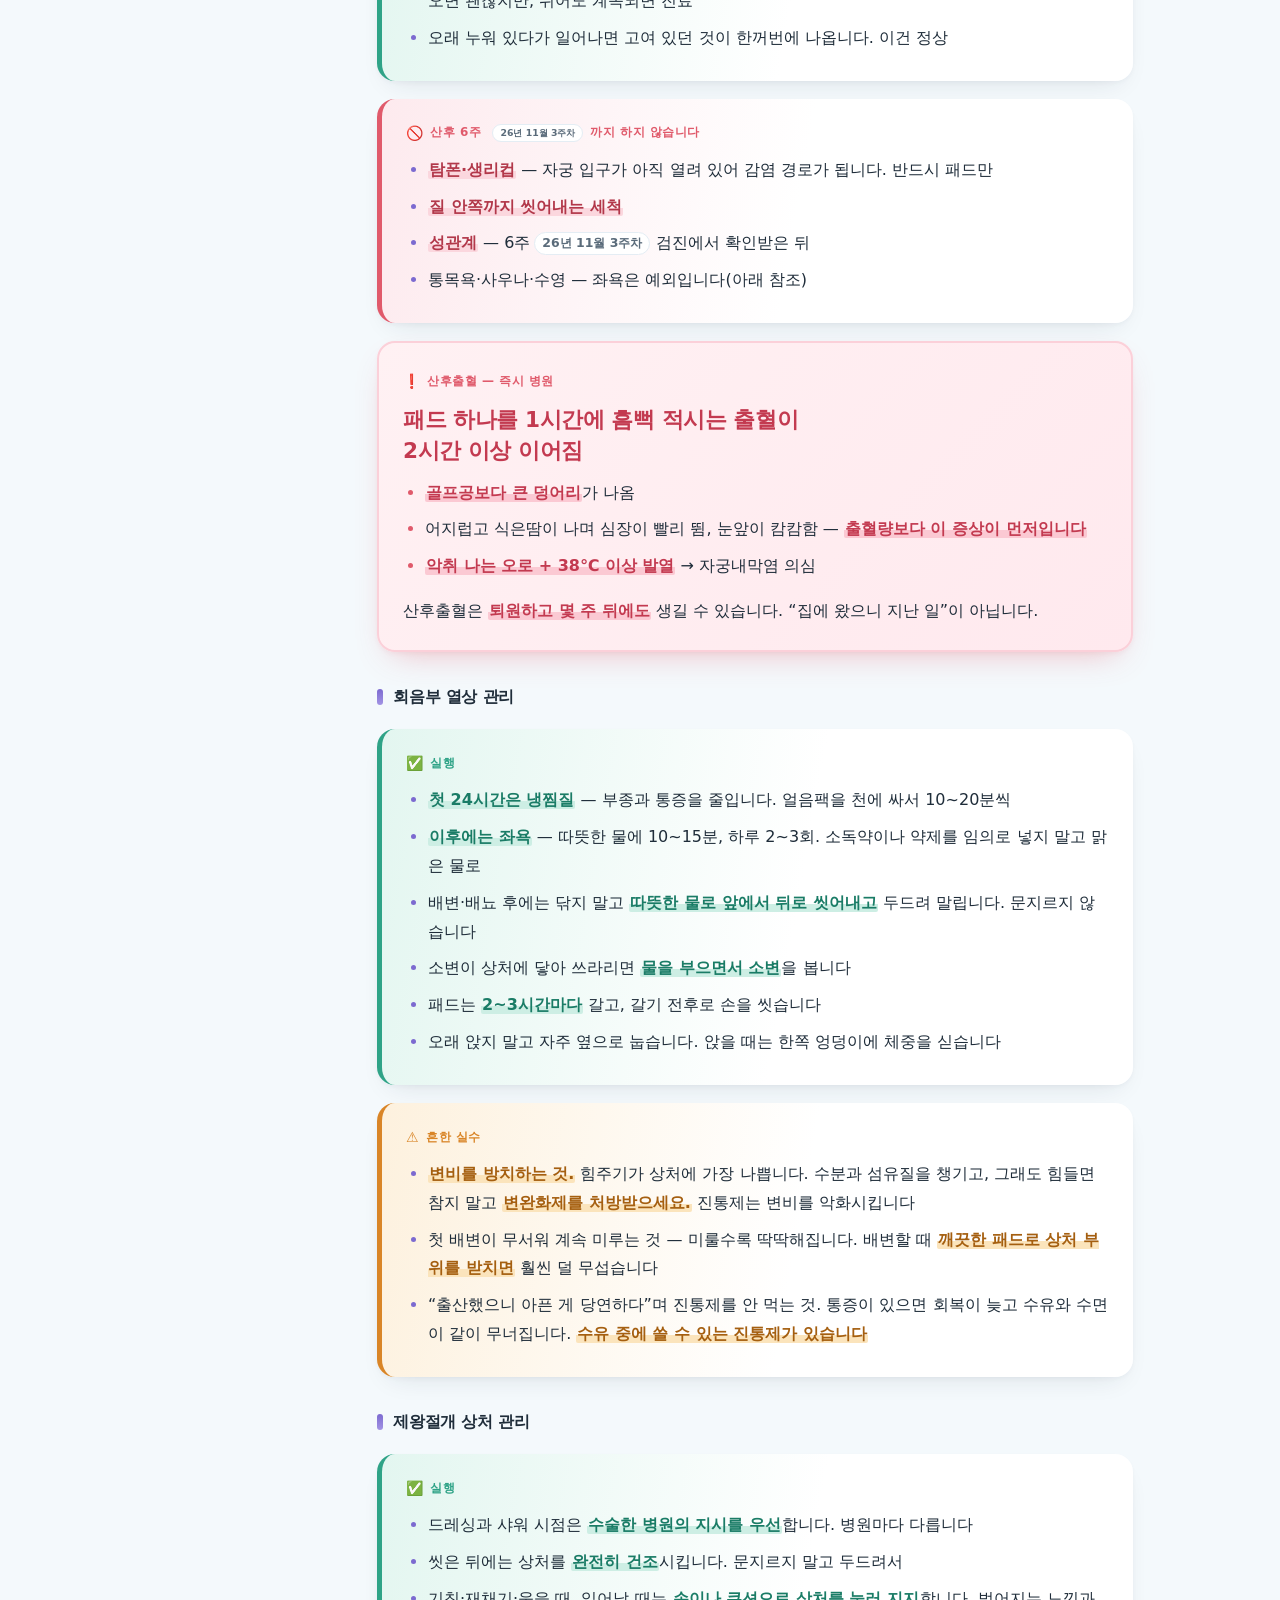
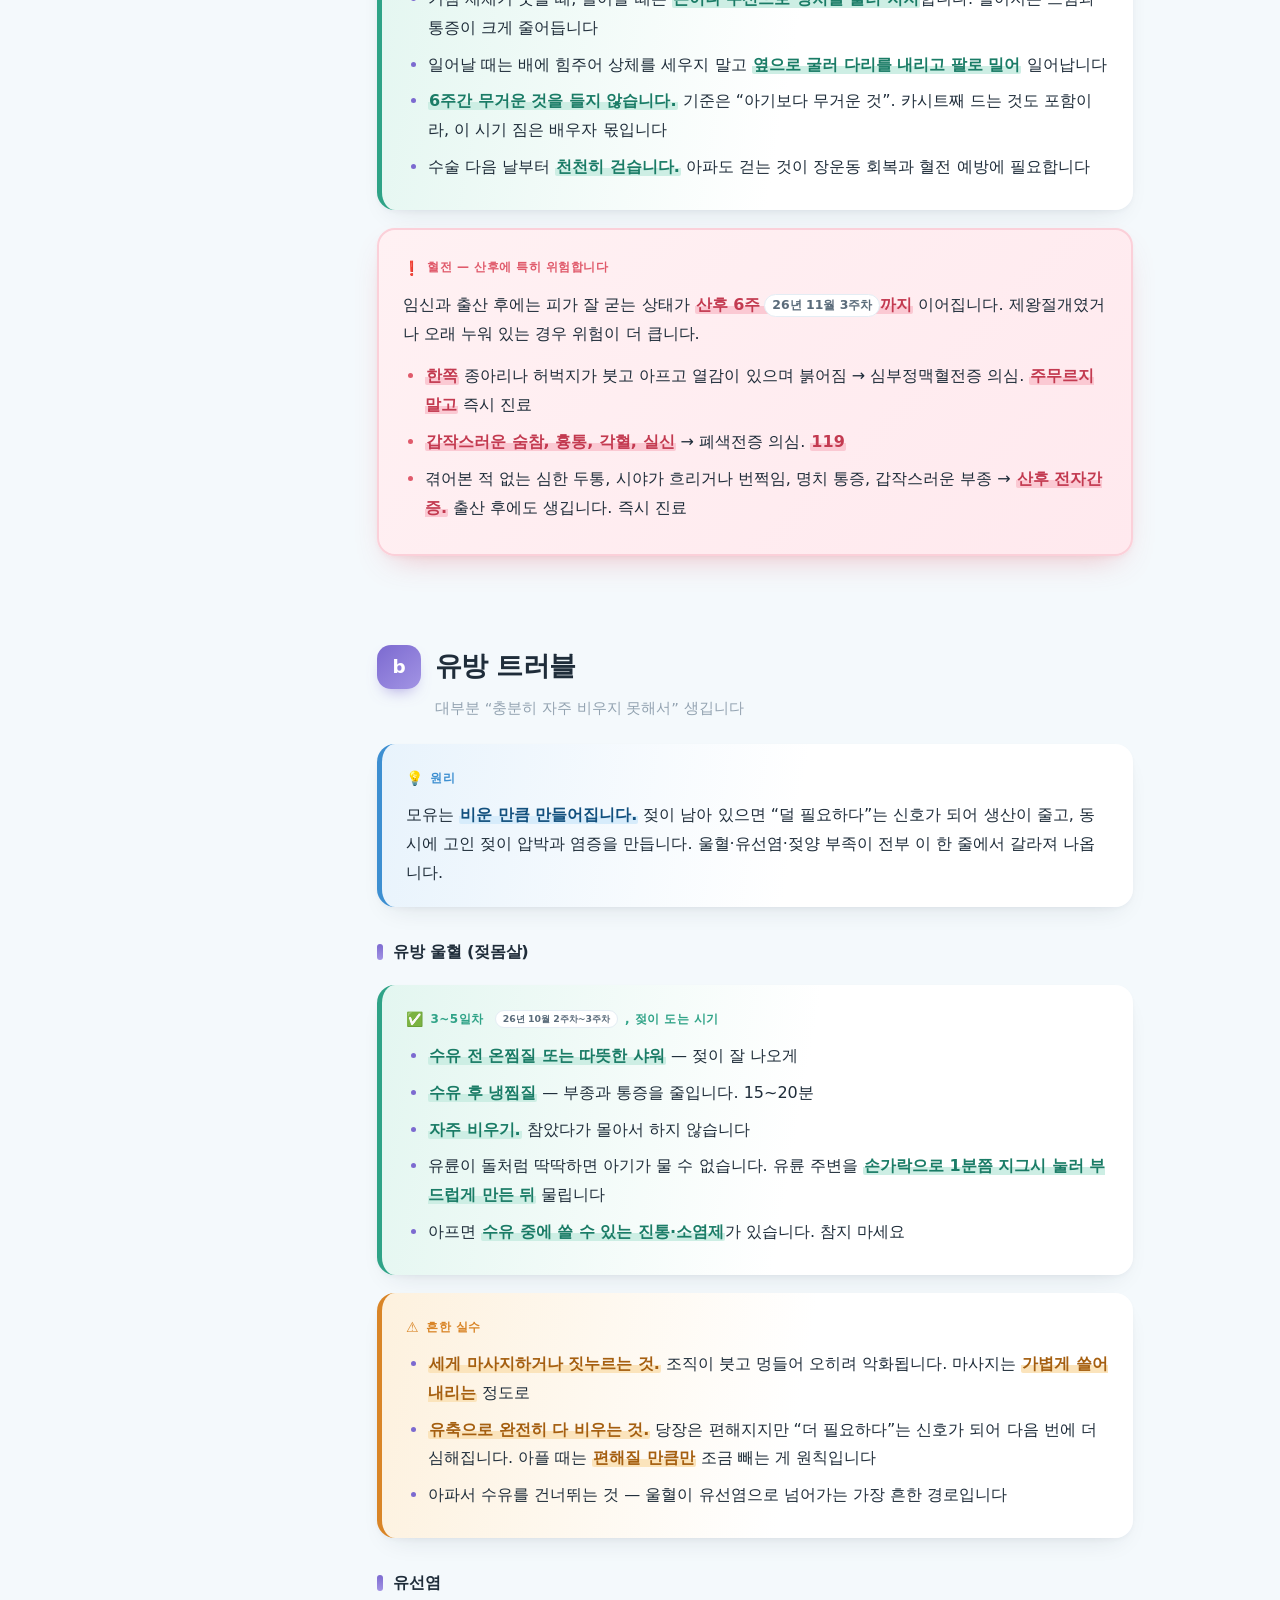
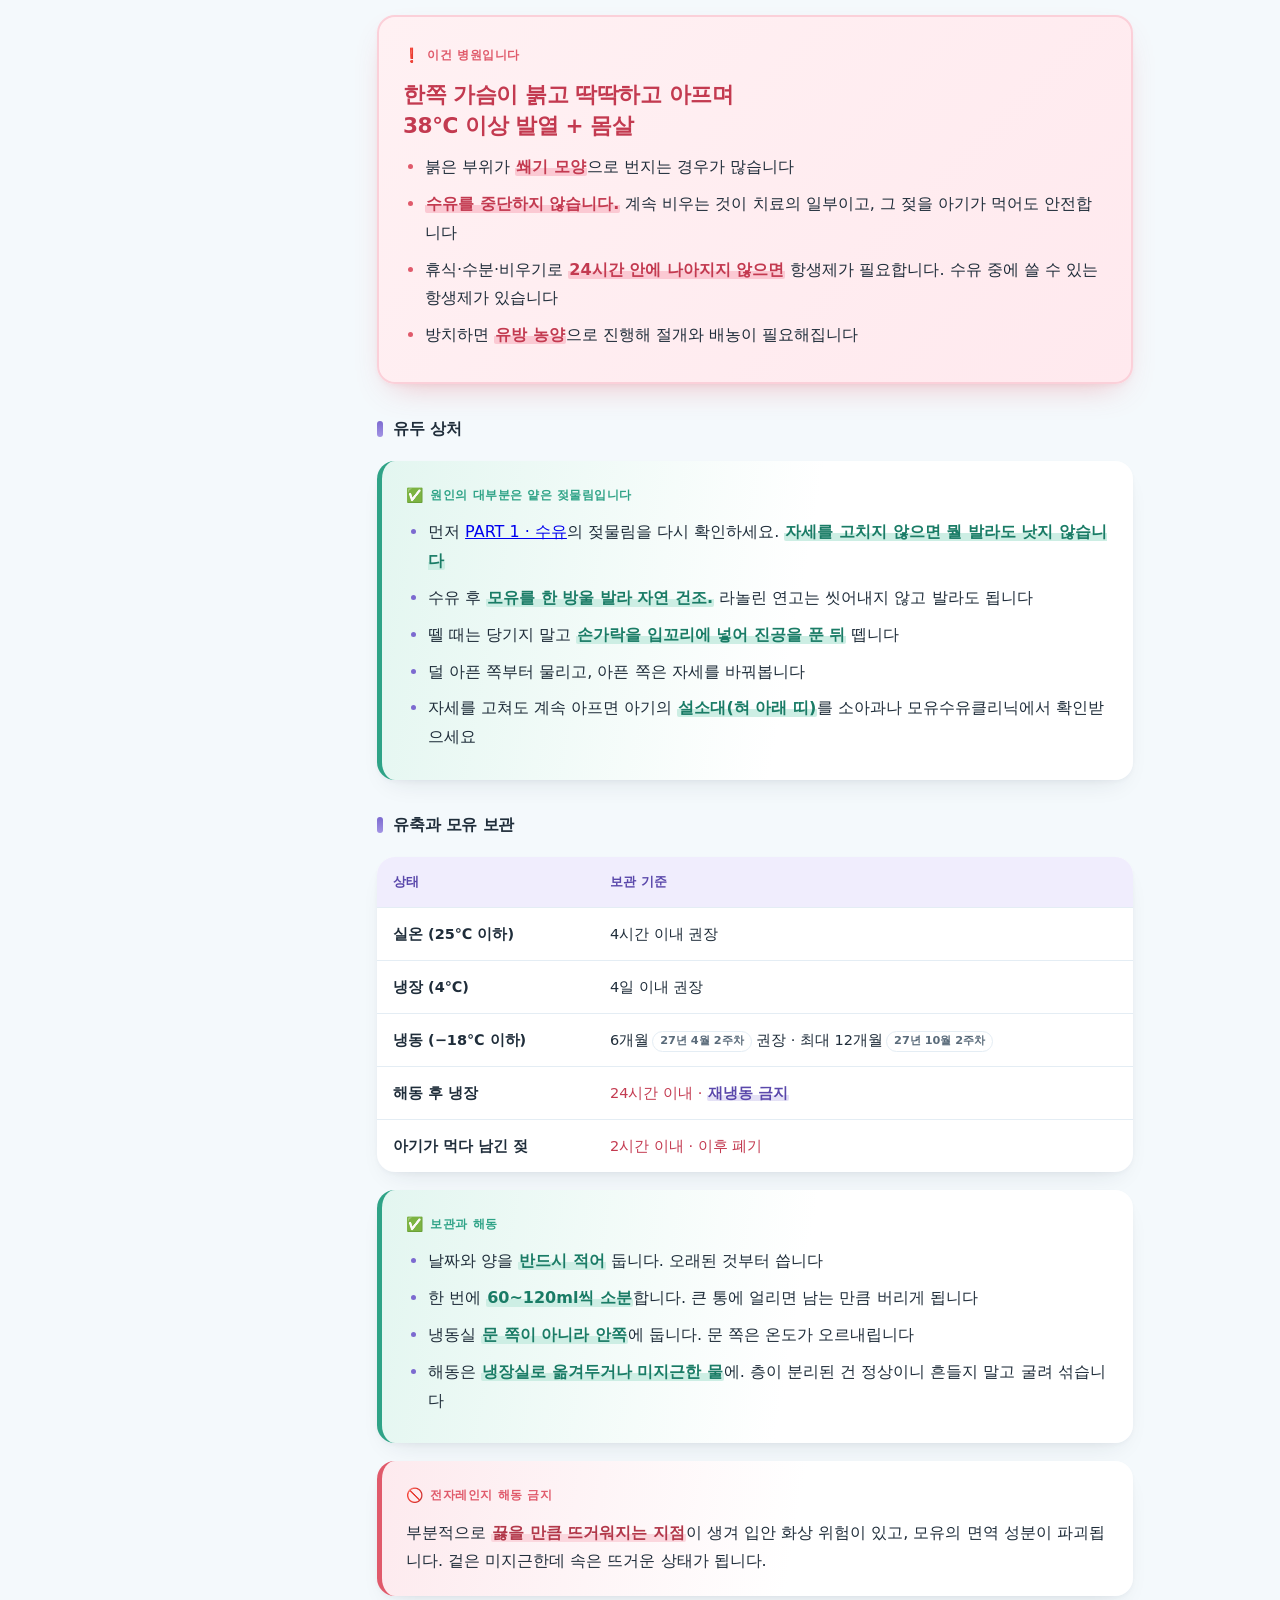
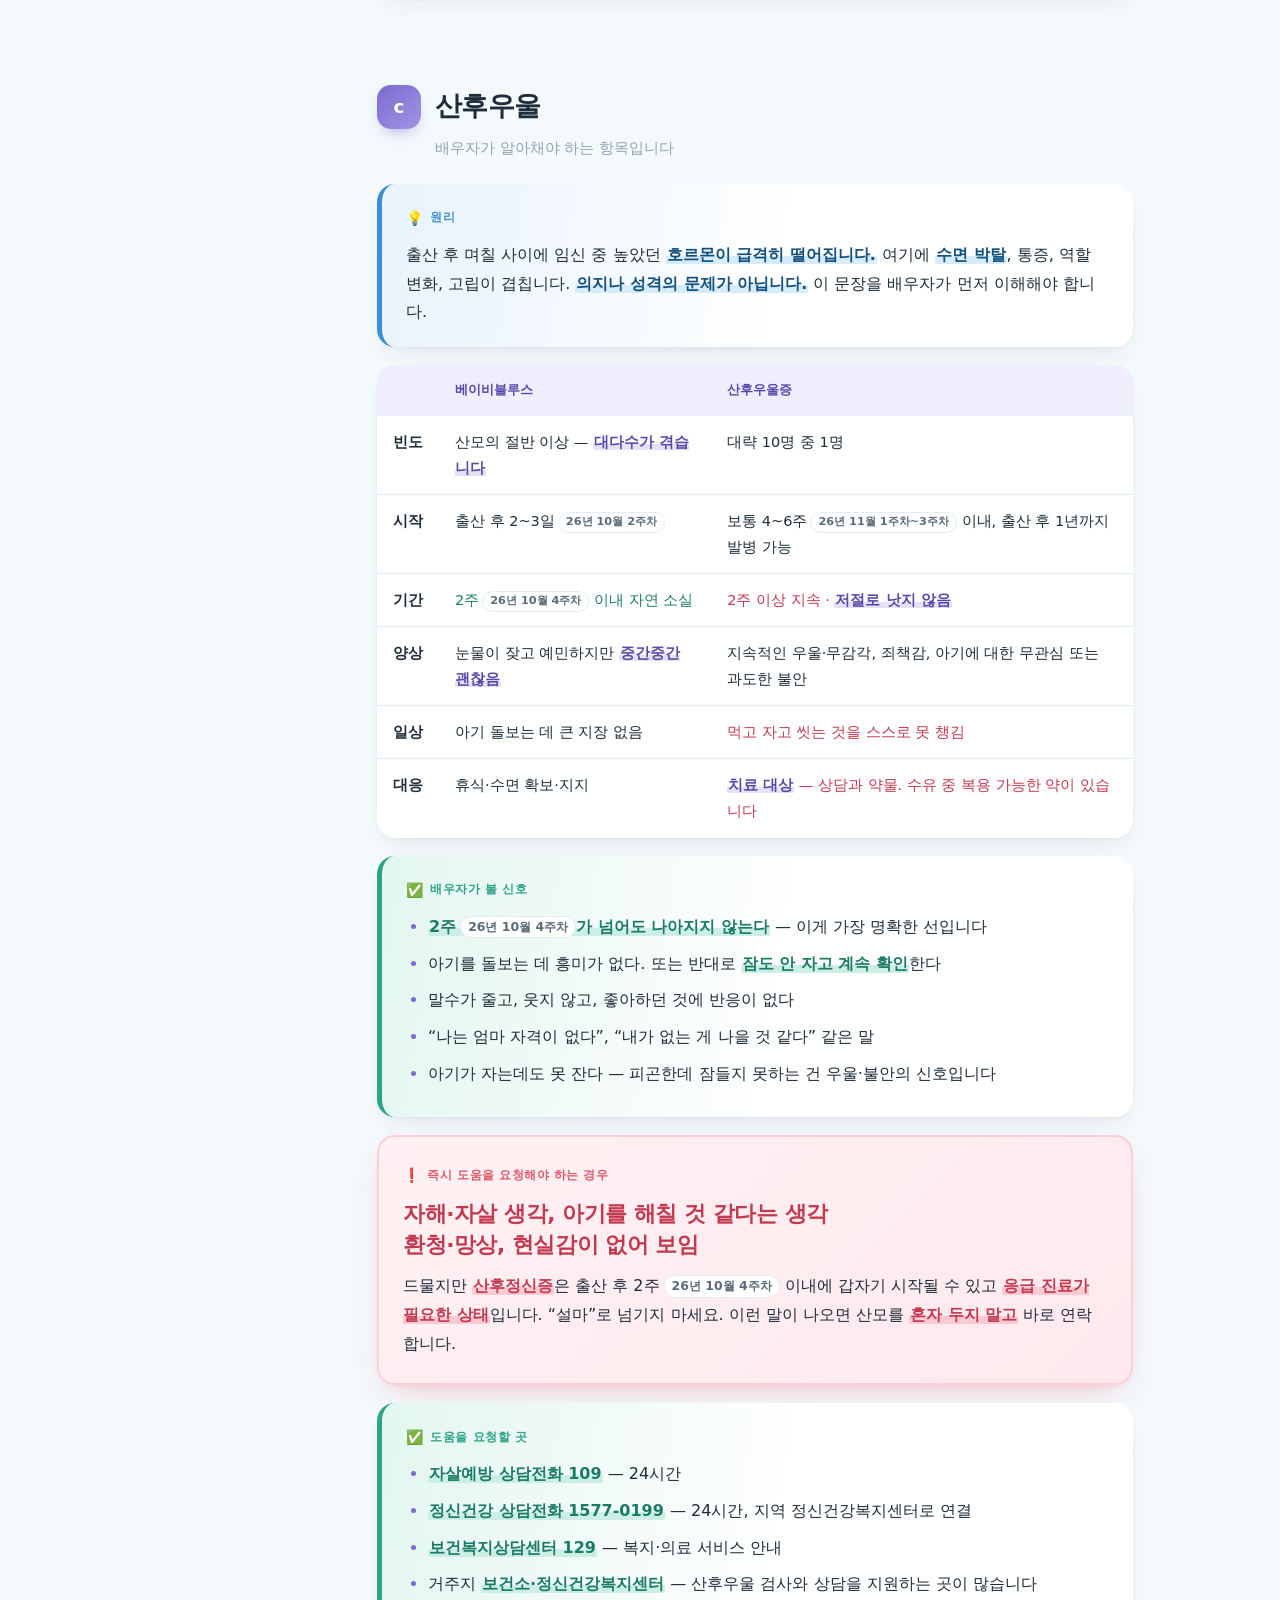
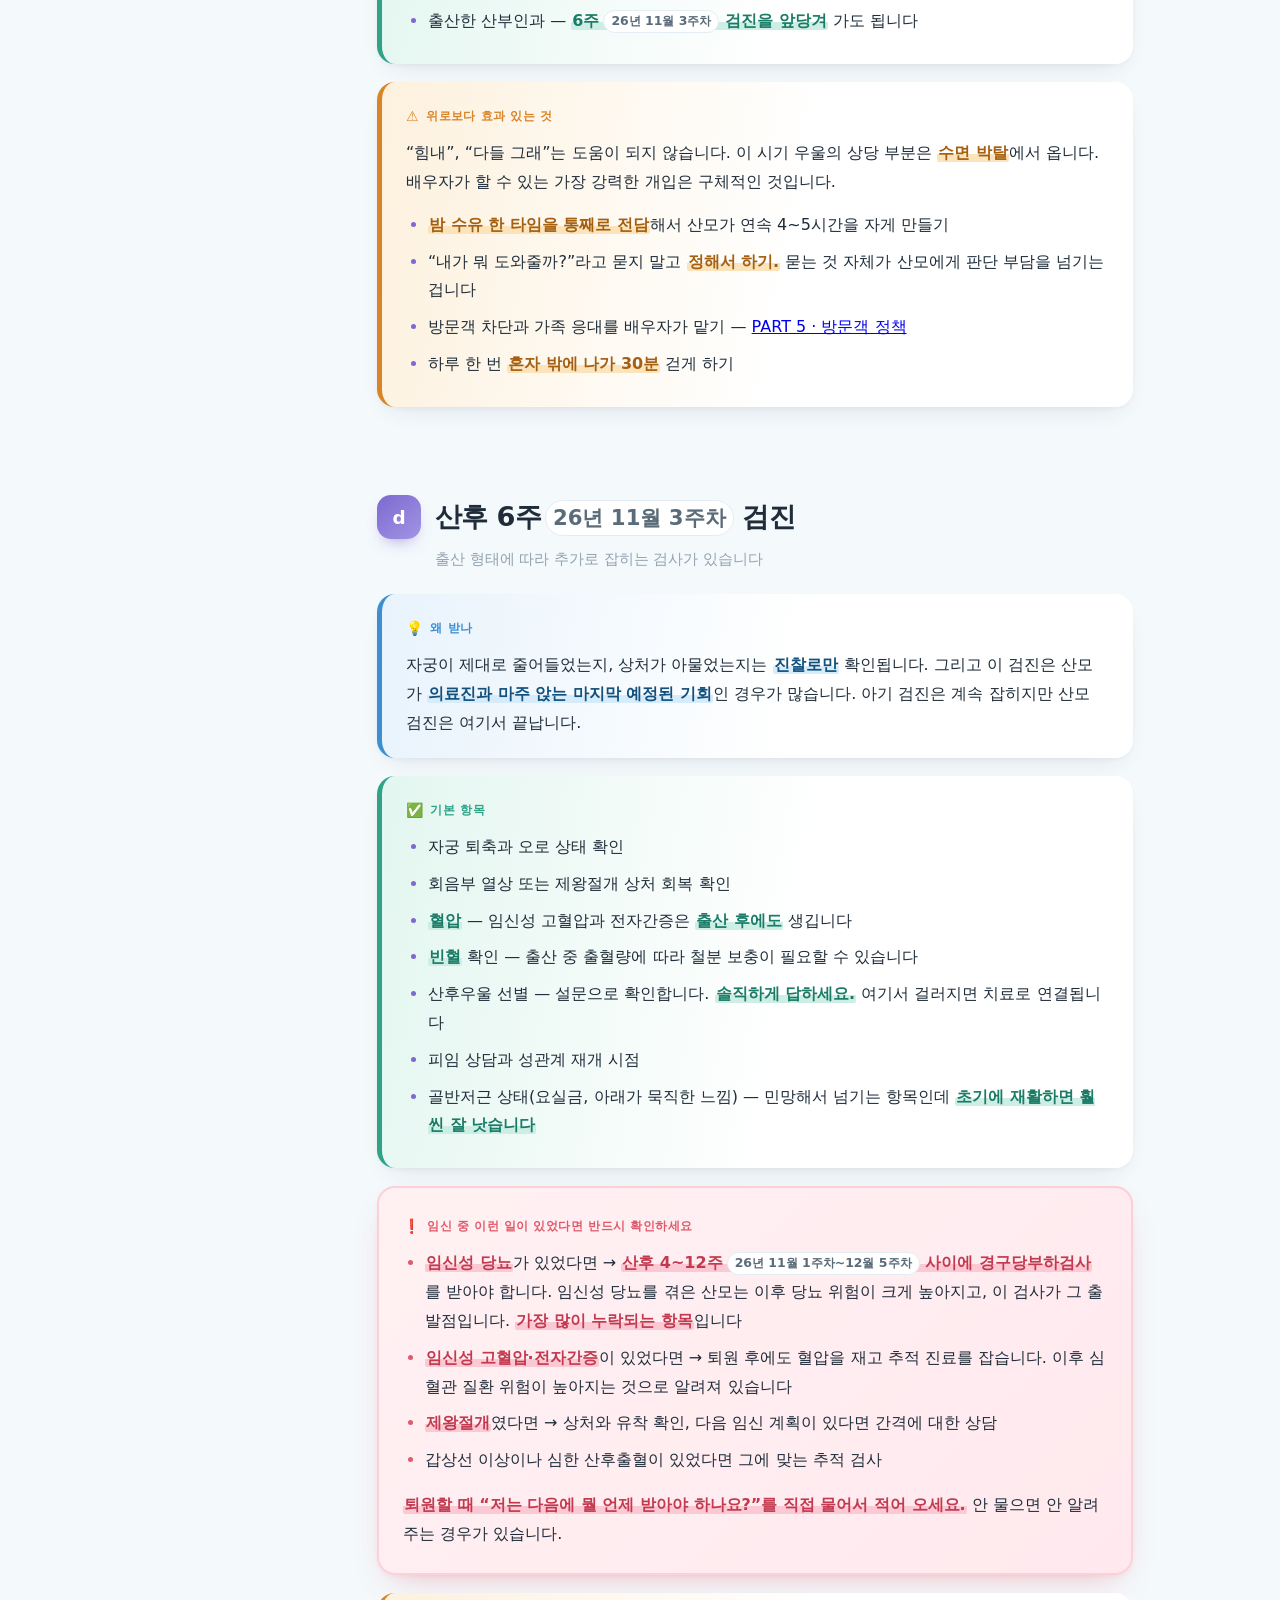
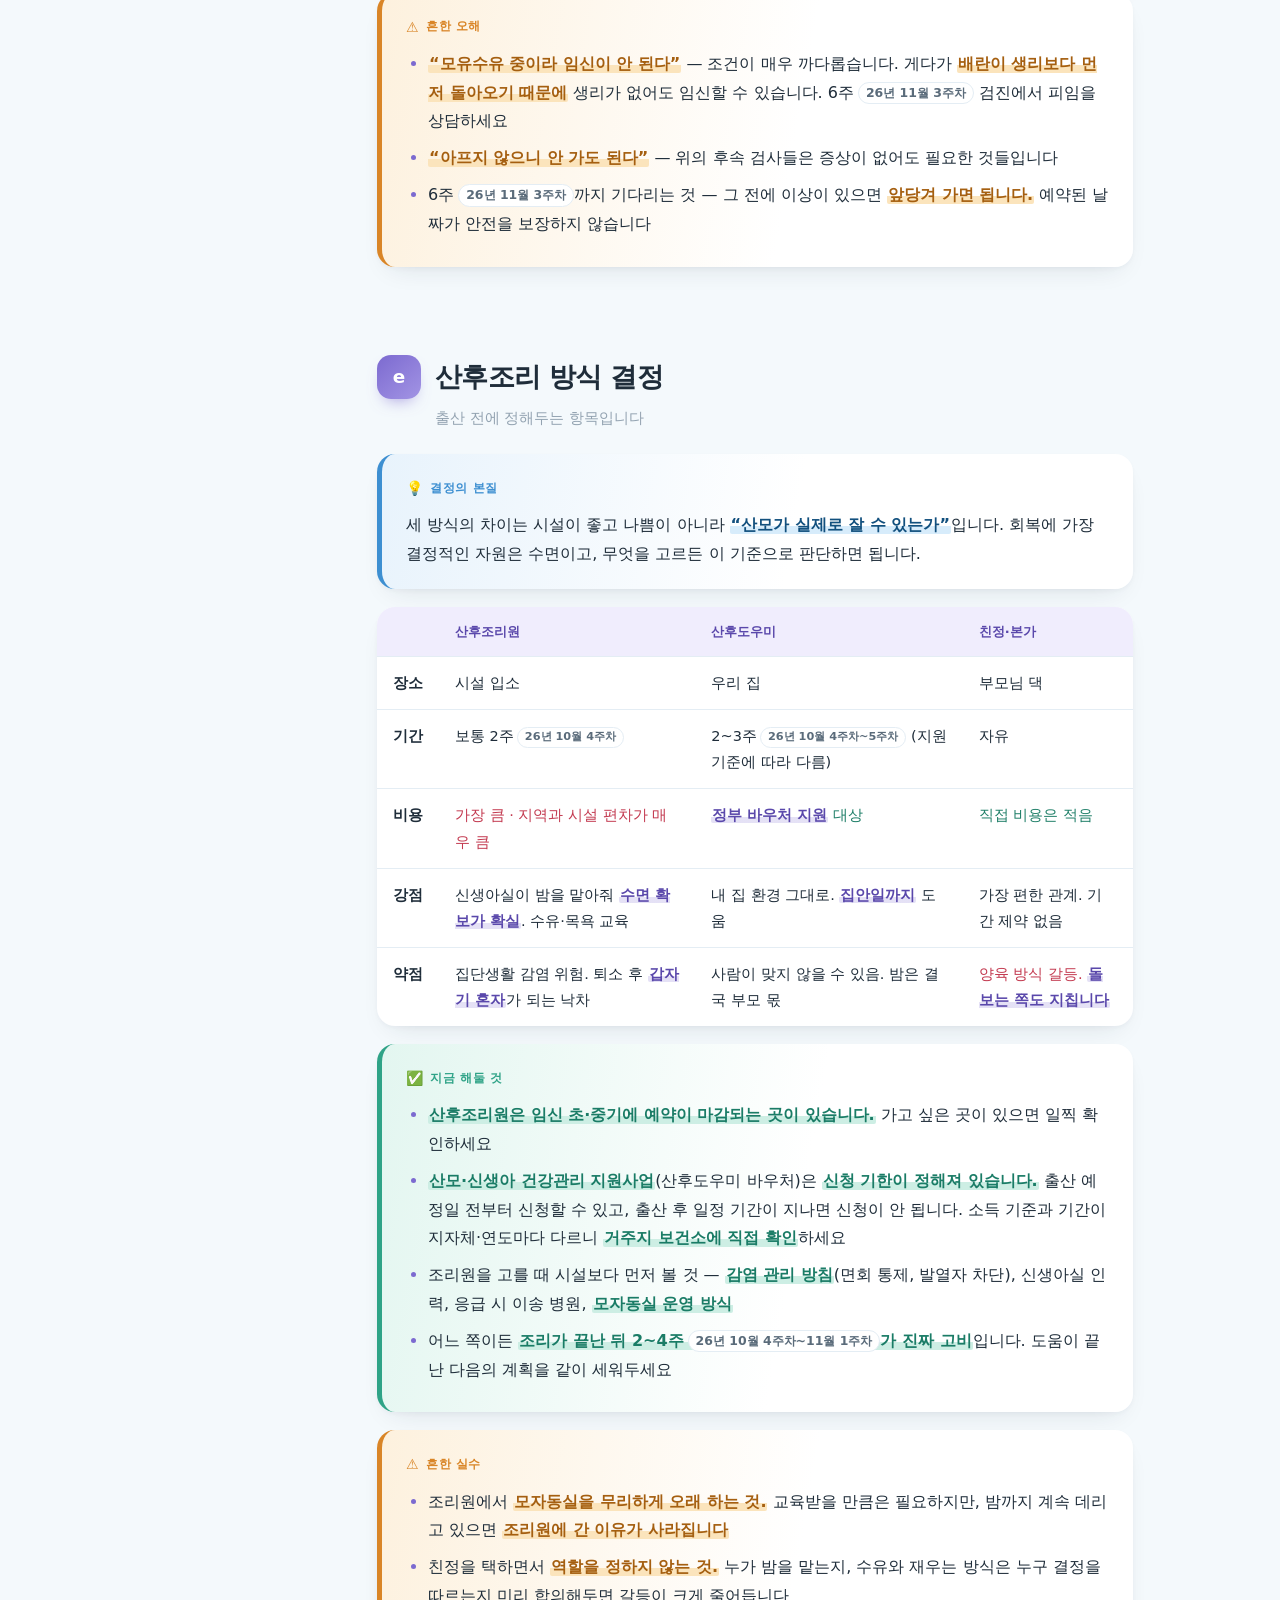
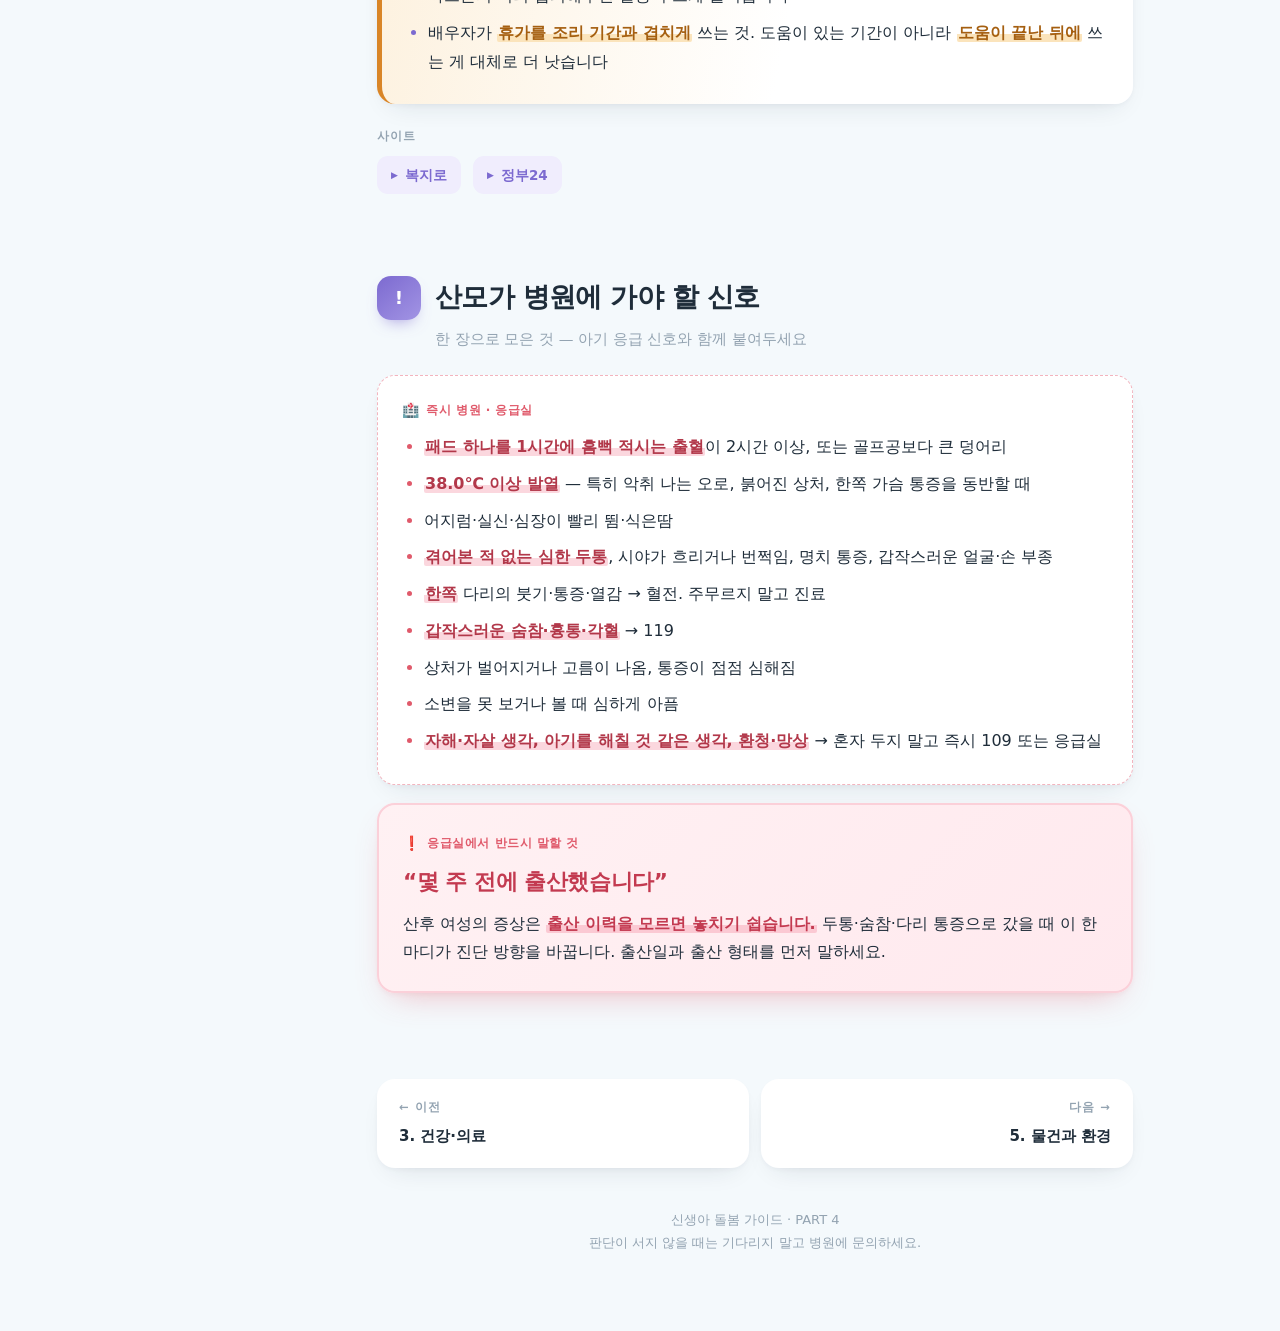
<file: part4.html>
<!DOCTYPE html>
<html lang="ko">
<head>
<meta charset="UTF-8">
<meta name="viewport" content="width=device-width, initial-scale=1">
<title>4. 산모 회복 — 신생아 돌봄 가이드</title>
<link rel="stylesheet" href="style.css">
</head>
<body class="p4">

<nav class="toc">
  <div class="wrap">
    <a class="home" href="index.html">홈</a>
    <p class="toc-title">4. 산모 회복</p>
    <a class="item" href="#t"><span class="dot"></span>회복 타임라인</a>
    <a class="item" href="#a"><span class="dot"></span>a. 오로와 상처</a>
    <a class="item" href="#b"><span class="dot"></span>b. 유방 트러블</a>
    <a class="item" href="#c"><span class="dot"></span>c. 산후우울</a>
    <a class="item" href="#d"><span class="dot"></span>d. 산후 6주 검진</a>
    <a class="item" href="#e"><span class="dot"></span>e. 조리 방식</a>
    <a class="item" href="#z"><span class="dot"></span>병원 가야 할 신호</a>
    <div class="parts">
      <a href="calendar.html">📅 출산 달력</a>
      <a href="birth.html">0. 출산 당일</a>
      <a href="part1.html">1. 기본적인 생활</a>
      <a href="part2.html">2. 리듬 만들기</a>
      <a href="part3.html">3. 건강·의료</a>
      <a class="here" href="part4.html">4. 산모 회복</a>
      <a href="part5.html">5. 물건과 환경</a>
    </div>
  </div>
</nav>

<header class="page-head">
  <div class="wrap">
    <p class="part-badge">PART 4</p>
    <h1>산모 회복</h1>
    <p class="subtitle">오로 · 상처 관리 · 유방 트러블 · 산후우울 · 6주 검진 · 조리 방식</p>
    <p class="lede">가장 많이 빠지는 항목입니다. 아기만 보다가 놓치기 쉬운 구간이라 따로 떼어 정리합니다. 산모 본인보다 <b>배우자가 읽어야 하는 파트</b>이기도 합니다.</p>
  </div>
</header>

<main class="wrap">

<div class="box critical">
  <span class="label">이 파트의 전제</span>
  <p class="big">출산은 회복이 필요한 신체 손상입니다</p>
  <p>태반이 떨어진 자리는 <strong>손바닥만 한 상처</strong>이고, 자궁이 원래 크기로 줄어드는 데 6주가 걸립니다. 제왕절개는 여기에 개복 수술이 더해집니다. <strong>“아기만 무사하면 됐다”가 가장 위험한 태도입니다.</strong> 산모의 중대 합병증은 출산 직후만이 아니라 <strong>퇴원 후 몇 주 사이</strong>에도 발생합니다.</p>
</div>

<!-- ============ t ============ -->
<section id="t">
  <div class="sec-head"><span class="sec-num">⏱</span><h2>회복 타임라인</h2></div>
  <p class="sec-sub">언제 무슨 일이 생기고, 언제부터는 안 겪어도 되는지</p>

  <p>아래 항목은 대부분 <strong>시간이 지나면 저절로 끝나는 것들</strong>입니다. 문제는 “이게 정상인지, 언제까지 가는지”를 모르면 매일 불안하다는 데 있습니다. 그래서 <strong>시기별로 예상되는 것</strong>과 <strong>기한을 넘겼을 때의 기준</strong>을 먼저 정리합니다.</p>

  <h3>① 시기별로 무슨 일이 생기나</h3>
  <div class="table-scroll">
    <table>
      <thead><tr><th>시기</th><th>이 시기에 일어나는 일</th><th>이 시기의 주된 위험</th></tr></thead>
      <tbody>
        <tr>
          <td>0~3일<br>(입원 중)</td>
          <td class="wrapok">선홍색 오로가 가장 많음 · 훗배앓이 시작 · 상처 통증 최고조 · 첫 배변에 대한 두려움</td>
          <td class="bad wrapok">조기 산후출혈 · 혈압 상승</td>
        </tr>
        <tr>
          <td>3~7일</td>
          <td class="wrapok"><strong>젖이 도는 시기</strong> — 유방 울혈, 가슴이 돌처럼 단단해짐 · <strong>베이비블루스 시작</strong>(눈물이 잦아짐) · 야간 발한, 소변량 급증(임신 중 수분 배출)</td>
          <td class="bad wrapok">울혈 방치 → 유선염 · 상처 감염</td>
        </tr>
        <tr>
          <td>1~2주</td>
          <td class="wrapok">오로가 갈색으로 옅어짐 · 유두 통증이 가장 심한 구간 · 회음부 통증 서서히 감소 · 부기 빠짐</td>
          <td class="bad wrapok">유선염 · <strong>산후정신증</strong>(드묾, 2주 이내 발생)</td>
        </tr>
        <tr>
          <td>2~6주</td>
          <td class="wrapok">오로가 백색으로 · 상처가 아물어 감 · 수유가 자리 잡음 · 탈진과 수면 부족이 누적되는 구간</td>
          <td class="bad wrapok"><strong>혈전 · 산후 전자간증 · 후기 산후출혈</strong> · 산후우울증 발현</td>
        </tr>
        <tr>
          <td>6주</td>
          <td class="good wrapok"><strong>산후 6주 검진</strong> — 자궁 퇴축 완료 확인, 상처 확인, 우울 선별, 피임 상담</td>
          <td class="wrapok">검진 자체를 건너뛰는 것</td>
        </tr>
        <tr>
          <td>6주~3개월</td>
          <td class="wrapok">대부분의 신체 증상이 정리됨 · 일상 활동 복귀 · <strong>탈모 시작</strong>(3~4개월경) · 골반저 문제가 드러나는 시기</td>
          <td class="bad wrapok">산후우울증 · 방치된 요실금</td>
        </tr>
        <tr>
          <td>3개월~1년</td>
          <td class="wrapok">탈모가 정점을 지나 회복 · 체력 회복 · 생리 재개(수유 여부에 따라 편차 큼)</td>
          <td class="bad wrapok"><strong>산후우울증은 1년까지 발병 가능</strong> · 임신성 당뇨 후속 검사 누락</td>
        </tr>
      </tbody>
    </table>
  </div>

  <h3>② 이건 언제 끝나나</h3>
  <div class="table-scroll">
    <table>
      <thead><tr><th>현상</th><th>정상 지속 기간</th><th>이걸 넘기면 진료</th></tr></thead>
      <tbody>
        <tr><td class="wrapok">오로</td><td class="wrapok">4~6주</td><td class="bad wrapok">6주 넘게 선홍색이거나 양이 늘어남, 악취</td></tr>
        <tr><td class="wrapok">훗배앓이</td><td class="wrapok">수유할 때, 3~7일</td><td class="wrapok">2주 넘게 심한 통증</td></tr>
        <tr><td class="wrapok">회음부 통증</td><td class="wrapok">2~3주에 크게 호전, 6주면 대부분</td><td class="bad wrapok">점점 심해짐, 고름, 상처 벌어짐</td></tr>
        <tr><td class="wrapok">제왕절개 통증</td><td class="wrapok">2주에 급감, 6주면 일상 가능</td><td class="bad wrapok">붉게 번짐, 고름, 배가 부풀며 아픔</td></tr>
        <tr><td class="wrapok">유방 울혈</td><td class="wrapok">3~5일 시작, 1~2주 내 안정</td><td class="bad wrapok">한쪽만 붉고 딱딱 + 38℃ 발열 → 유선염</td></tr>
        <tr><td class="wrapok">유두 통증</td><td class="wrapok">1~2주</td><td class="wrapok">2주 넘게 아픔 → 젖물림·설소대 확인</td></tr>
        <tr><td class="wrapok">야간 발한</td><td class="good wrapok">2~3주 (임신 중 늘었던 수분 배출)</td><td class="wrapok">발열을 동반하면 감염 확인</td></tr>
        <tr><td class="wrapok">부기</td><td class="good wrapok">1~2주</td><td class="bad wrapok"><strong>갑자기</strong> 얼굴·손이 부음 → 전자간증</td></tr>
        <tr><td class="wrapok">베이비블루스</td><td class="wrapok">2주 이내 소실</td><td class="bad wrapok"><strong>2주 초과 = 산후우울증</strong>, 치료 대상</td></tr>
        <tr><td class="wrapok">탈모</td><td class="good wrapok">3~4개월 시작, 6~12개월에 회복</td><td class="wrapok">부분적으로 휑하게 빠지면 갑상선 확인</td></tr>
        <tr><td class="wrapok">요실금·묵직함</td><td class="wrapok">3개월 내 호전</td><td class="wrapok">3개월 넘으면 골반저 재활 상담</td></tr>
        <tr><td class="wrapok">관절·손목 통증</td><td class="wrapok">수개월 (호르몬 + 아기 안는 자세)</td><td class="wrapok">저림이 지속되면 진료</td></tr>
        <tr><td class="wrapok">생리 재개</td><td class="wrapok">분유수유 6~8주 / 모유수유는 훨씬 늦고 편차 큼</td><td class="wrapok">— <strong>배란이 먼저 돌아옵니다</strong></td></tr>
      </tbody>
    </table>
  </div>

  <h3>③ 위험 구간은 언제 닫히나</h3>
  <div class="box do">
    <span class="label">여기까지 지나면 그 항목은 걱정에서 내려놓아도 됩니다</span>
    <ul>
      <li><strong>산후정신증</strong> — 대부분 <strong>출산 2주 이내</strong>에 시작. 이 구간을 넘기면 발생 가능성이 크게 낮아집니다</li>
      <li><strong>혈전(다리 통증·숨참)</strong> — 위험이 높은 기간은 <strong>산후 6주까지</strong>. 이후 임신 전 수준으로 돌아갑니다</li>
      <li><strong>산후 전자간증(두통·시야 이상)</strong> — 대부분 <strong>산후 6주 이내</strong>, 특히 첫 1주가 고비입니다</li>
      <li><strong>후기 산후출혈</strong> — <strong>산후 12주</strong>까지는 가능성이 남아 있습니다. “퇴원했으니 끝”이 아닙니다</li>
      <li><strong>상처 감염</strong> — 아물고 나면 종료. 보통 6주면 확인됩니다</li>
    </ul>
  </div>

  <div class="box critical">
    <span class="label">기한이 없는 항목 하나</span>
    <p class="big">산후우울증은 출산 후 1년까지<br>언제든 시작될 수 있습니다</p>
    <p>다른 항목은 6주쯤에 대체로 정리되지만 <strong>이것만은 생길 수 있는 기간이 훨씬 깁니다.</strong> 몸이 다 회복된 뒤에, 주변의 관심이 사라진 뒤에 오는 경우가 많습니다. <strong>6주 검진이 끝났다고 이 항목까지 끝난 게 아닙니다.</strong></p>
    <p>그리고 <strong>임신성 당뇨가 있었다면</strong> 산후 4~12주의 후속 검사가 남아 있습니다 — <a href="#d">d. 산후 6주 검진</a></p>
  </div>

  <div class="box miss">
    <span class="label">이 표를 쓰는 법</span>
    <p>표에 없는 증상이거나, <strong>기간 안에 있더라도 점점 심해지는 방향</strong>이면 기간을 근거로 안심하지 마세요. 회복은 <strong>좋아지는 방향</strong>이 정상이고, <strong>나빠지는 방향은 기간과 무관하게 신호</strong>입니다.</p>
  </div>
</section>

<!-- ============ a ============ -->
<section id="a">
  <div class="sec-head"><span class="sec-num">a</span><h2>오로와 상처 관리</h2></div>
  <p class="sec-sub">양이 다시 늘어나면 신호입니다</p>

  <div class="box why">
    <span class="label">원리</span>
    <p>오로는 태반이 떨어진 자리의 자궁 내막이 아물면서 나오는 <strong>분비물과 혈액</strong>입니다. 생리와 다릅니다. 자궁이 임신 전 크기로 줄어드는 <strong>자궁퇴축</strong> 과정의 부산물이라, 자궁이 잘 수축할수록 빨리 줄어듭니다. 보통 <strong>4~6주</strong> 지속됩니다.</p>
    <p>수유할 때 아랫배가 생리통처럼 아픈 것(훗배앓이)은 정상입니다. 아기가 젖을 빨면 옥시토신이 나와 자궁이 수축하는 것이고, <strong>회복이 잘 되고 있다는 신호</strong>입니다.</p>
  </div>

  <h3>정상 경과</h3>
  <div class="table-scroll">
    <table>
      <thead><tr><th>시기</th><th>색과 양</th><th>이름</th></tr></thead>
      <tbody>
        <tr><td>~3·4일</td><td class="wrapok">선홍색, 양 많음. 작은 덩어리가 섞일 수 있음</td><td class="wrapok">적색오로</td></tr>
        <tr><td>4~10일</td><td class="wrapok">분홍~갈색으로 옅어지며 양 감소</td><td class="wrapok">갈색오로</td></tr>
        <tr><td>10일~4·6주</td><td class="wrapok">흰빛·노란빛, 소량</td><td class="wrapok">백색오로</td></tr>
      </tbody>
    </table>
  </div>

  <div class="box do">
    <span class="label">판단 기준</span>
    <ul>
      <li><strong>방향이 중요합니다.</strong> 색이 옅어지고 양이 줄어드는 방향이면 정상입니다</li>
      <li>줄어들던 오로가 <strong>다시 선홍색으로 늘어나면</strong> 대개 그날 무리했다는 뜻입니다. 하루 쉬어서 돌아오면 괜찮지만, 쉬어도 계속되면 진료</li>
      <li>오래 누워 있다가 일어나면 고여 있던 것이 한꺼번에 나옵니다. 이건 정상</li>
    </ul>
  </div>

  <div class="box stop">
    <span class="label">산후 6주까지 하지 않습니다</span>
    <ul>
      <li><strong>탐폰·생리컵</strong> — 자궁 입구가 아직 열려 있어 감염 경로가 됩니다. 반드시 패드만</li>
      <li><strong>질 안쪽까지 씻어내는 세척</strong></li>
      <li><strong>성관계</strong> — 6주 검진에서 확인받은 뒤</li>
      <li>통목욕·사우나·수영 — 좌욕은 예외입니다(아래 참조)</li>
    </ul>
  </div>

  <div class="box critical">
    <span class="label">산후출혈 — 즉시 병원</span>
    <p class="big">패드 하나를 1시간에 흠뻑 적시는 출혈이<br>2시간 이상 이어짐</p>
    <ul>
      <li><strong>골프공보다 큰 덩어리</strong>가 나옴</li>
      <li>어지럽고 식은땀이 나며 심장이 빨리 뜀, 눈앞이 캄캄함 — <strong>출혈량보다 이 증상이 먼저입니다</strong></li>
      <li><strong>악취 나는 오로 + 38℃ 이상 발열</strong> → 자궁내막염 의심</li>
    </ul>
    <p>산후출혈은 <strong>퇴원하고 몇 주 뒤에도</strong> 생길 수 있습니다. “집에 왔으니 지난 일”이 아닙니다.</p>
  </div>

  <h3>회음부 열상 관리</h3>
  <div class="box do">
    <span class="label">실행</span>
    <ul>
      <li><strong>첫 24시간은 냉찜질</strong> — 부종과 통증을 줄입니다. 얼음팩을 천에 싸서 10~20분씩</li>
      <li><strong>이후에는 좌욕</strong> — 따뜻한 물에 10~15분, 하루 2~3회. 소독약이나 약제를 임의로 넣지 말고 맑은 물로</li>
      <li>배변·배뇨 후에는 닦지 말고 <strong>따뜻한 물로 앞에서 뒤로 씻어내고</strong> 두드려 말립니다. 문지르지 않습니다</li>
      <li>소변이 상처에 닿아 쓰라리면 <strong>물을 부으면서 소변</strong>을 봅니다</li>
      <li>패드는 <strong>2~3시간마다</strong> 갈고, 갈기 전후로 손을 씻습니다</li>
      <li>오래 앉지 말고 자주 옆으로 눕습니다. 앉을 때는 한쪽 엉덩이에 체중을 싣습니다</li>
    </ul>
  </div>

  <div class="box miss">
    <span class="label">흔한 실수</span>
    <ul>
      <li><strong>변비를 방치하는 것.</strong> 힘주기가 상처에 가장 나쁩니다. 수분과 섬유질을 챙기고, 그래도 힘들면 참지 말고 <strong>변완화제를 처방받으세요.</strong> 진통제는 변비를 악화시킵니다</li>
      <li>첫 배변이 무서워 계속 미루는 것 — 미룰수록 딱딱해집니다. 배변할 때 <strong>깨끗한 패드로 상처 부위를 받치면</strong> 훨씬 덜 무섭습니다</li>
      <li>“출산했으니 아픈 게 당연하다”며 진통제를 안 먹는 것. 통증이 있으면 회복이 늦고 수유와 수면이 같이 무너집니다. <strong>수유 중에 쓸 수 있는 진통제가 있습니다</strong></li>
    </ul>
  </div>

  <h3>제왕절개 상처 관리</h3>
  <div class="box do">
    <span class="label">실행</span>
    <ul>
      <li>드레싱과 샤워 시점은 <strong>수술한 병원의 지시를 우선</strong>합니다. 병원마다 다릅니다</li>
      <li>씻은 뒤에는 상처를 <strong>완전히 건조</strong>시킵니다. 문지르지 말고 두드려서</li>
      <li>기침·재채기·웃을 때, 일어날 때는 <strong>손이나 쿠션으로 상처를 눌러 지지</strong>합니다. 벌어지는 느낌과 통증이 크게 줄어듭니다</li>
      <li>일어날 때는 배에 힘주어 상체를 세우지 말고 <strong>옆으로 굴러 다리를 내리고 팔로 밀어</strong> 일어납니다</li>
      <li><strong>6주간 무거운 것을 들지 않습니다.</strong> 기준은 “아기보다 무거운 것”. 카시트째 드는 것도 포함이라, 이 시기 짐은 배우자 몫입니다</li>
      <li>수술 다음 날부터 <strong>천천히 걷습니다.</strong> 아파도 걷는 것이 장운동 회복과 혈전 예방에 필요합니다</li>
    </ul>
  </div>

  <div class="box critical">
    <span class="label">혈전 — 산후에 특히 위험합니다</span>
    <p>임신과 출산 후에는 피가 잘 굳는 상태가 <strong>산후 6주까지</strong> 이어집니다. 제왕절개였거나 오래 누워 있는 경우 위험이 더 큽니다.</p>
    <ul>
      <li><strong>한쪽</strong> 종아리나 허벅지가 붓고 아프고 열감이 있으며 붉어짐 → 심부정맥혈전증 의심. <strong>주무르지 말고</strong> 즉시 진료</li>
      <li><strong>갑작스러운 숨참, 흉통, 각혈, 실신</strong> → 폐색전증 의심. <strong>119</strong></li>
      <li>겪어본 적 없는 심한 두통, 시야가 흐리거나 번쩍임, 명치 통증, 갑작스러운 부종 → <strong>산후 전자간증.</strong> 출산 후에도 생깁니다. 즉시 진료</li>
    </ul>
  </div>
</section>

<!-- ============ b ============ -->
<section id="b">
  <div class="sec-head"><span class="sec-num">b</span><h2>유방 트러블</h2></div>
  <p class="sec-sub">대부분 “충분히 자주 비우지 못해서” 생깁니다</p>

  <div class="box why">
    <span class="label">원리</span>
    <p>모유는 <strong>비운 만큼 만들어집니다.</strong> 젖이 남아 있으면 “덜 필요하다”는 신호가 되어 생산이 줄고, 동시에 고인 젖이 압박과 염증을 만듭니다. 울혈·유선염·젖양 부족이 전부 이 한 줄에서 갈라져 나옵니다.</p>
  </div>

  <h3>유방 울혈 (젖몸살)</h3>
  <div class="box do">
    <span class="label">3~5일차, 젖이 도는 시기</span>
    <ul>
      <li><strong>수유 전 온찜질 또는 따뜻한 샤워</strong> — 젖이 잘 나오게</li>
      <li><strong>수유 후 냉찜질</strong> — 부종과 통증을 줄입니다. 15~20분</li>
      <li><strong>자주 비우기.</strong> 참았다가 몰아서 하지 않습니다</li>
      <li>유륜이 돌처럼 딱딱하면 아기가 물 수 없습니다. 유륜 주변을 <strong>손가락으로 1분쯤 지그시 눌러 부드럽게 만든 뒤</strong> 물립니다</li>
      <li>아프면 <strong>수유 중에 쓸 수 있는 진통·소염제</strong>가 있습니다. 참지 마세요</li>
    </ul>
  </div>

  <div class="box miss">
    <span class="label">흔한 실수</span>
    <ul>
      <li><strong>세게 마사지하거나 짓누르는 것.</strong> 조직이 붓고 멍들어 오히려 악화됩니다. 마사지는 <strong>가볍게 쓸어내리는</strong> 정도로</li>
      <li><strong>유축으로 완전히 다 비우는 것.</strong> 당장은 편해지지만 “더 필요하다”는 신호가 되어 다음 번에 더 심해집니다. 아플 때는 <strong>편해질 만큼만</strong> 조금 빼는 게 원칙입니다</li>
      <li>아파서 수유를 건너뛰는 것 — 울혈이 유선염으로 넘어가는 가장 흔한 경로입니다</li>
    </ul>
  </div>

  <h3>유선염</h3>
  <div class="box critical">
    <span class="label">이건 병원입니다</span>
    <p class="big">한쪽 가슴이 붉고 딱딱하고 아프며<br>38℃ 이상 발열 + 몸살</p>
    <ul>
      <li>붉은 부위가 <strong>쐐기 모양</strong>으로 번지는 경우가 많습니다</li>
      <li><strong>수유를 중단하지 않습니다.</strong> 계속 비우는 것이 치료의 일부이고, 그 젖을 아기가 먹어도 안전합니다</li>
      <li>휴식·수분·비우기로 <strong>24시간 안에 나아지지 않으면</strong> 항생제가 필요합니다. 수유 중에 쓸 수 있는 항생제가 있습니다</li>
      <li>방치하면 <strong>유방 농양</strong>으로 진행해 절개와 배농이 필요해집니다</li>
    </ul>
  </div>

  <h3>유두 상처</h3>
  <div class="box do">
    <span class="label">원인의 대부분은 얕은 젖물림입니다</span>
    <ul>
      <li>먼저 <a href="part1.html#b">PART 1 · 수유</a>의 젖물림을 다시 확인하세요. <strong>자세를 고치지 않으면 뭘 발라도 낫지 않습니다</strong></li>
      <li>수유 후 <strong>모유를 한 방울 발라 자연 건조.</strong> 라놀린 연고는 씻어내지 않고 발라도 됩니다</li>
      <li>뗄 때는 당기지 말고 <strong>손가락을 입꼬리에 넣어 진공을 푼 뒤</strong> 뗍니다</li>
      <li>덜 아픈 쪽부터 물리고, 아픈 쪽은 자세를 바꿔봅니다</li>
      <li>자세를 고쳐도 계속 아프면 아기의 <strong>설소대(혀 아래 띠)</strong>를 소아과나 모유수유클리닉에서 확인받으세요</li>
    </ul>
  </div>

  <h3>유축과 모유 보관</h3>
  <div class="table-scroll">
    <table>
      <thead><tr><th>상태</th><th>보관 기준</th></tr></thead>
      <tbody>
        <tr><td>실온 (25℃ 이하)</td><td class="wrapok">4시간 이내 권장</td></tr>
        <tr><td>냉장 (4℃)</td><td class="wrapok">4일 이내 권장</td></tr>
        <tr><td>냉동 (−18℃ 이하)</td><td class="wrapok">6개월 권장 · 최대 12개월</td></tr>
        <tr><td>해동 후 냉장</td><td class="bad wrapok">24시간 이내 · <strong>재냉동 금지</strong></td></tr>
        <tr><td>아기가 먹다 남긴 젖</td><td class="bad wrapok">2시간 이내 · 이후 폐기</td></tr>
      </tbody>
    </table>
  </div>

  <div class="box do">
    <span class="label">보관과 해동</span>
    <ul>
      <li>날짜와 양을 <strong>반드시 적어</strong> 둡니다. 오래된 것부터 씁니다</li>
      <li>한 번에 <strong>60~120ml씩 소분</strong>합니다. 큰 통에 얼리면 남는 만큼 버리게 됩니다</li>
      <li>냉동실 <strong>문 쪽이 아니라 안쪽</strong>에 둡니다. 문 쪽은 온도가 오르내립니다</li>
      <li>해동은 <strong>냉장실로 옮겨두거나 미지근한 물</strong>에. 층이 분리된 건 정상이니 흔들지 말고 굴려 섞습니다</li>
    </ul>
  </div>

  <div class="box stop">
    <span class="label">전자레인지 해동 금지</span>
    <p>부분적으로 <strong>끓을 만큼 뜨거워지는 지점</strong>이 생겨 입안 화상 위험이 있고, 모유의 면역 성분이 파괴됩니다. 겉은 미지근한데 속은 뜨거운 상태가 됩니다.</p>
  </div>
</section>

<!-- ============ c ============ -->
<section id="c">
  <div class="sec-head"><span class="sec-num">c</span><h2>산후우울</h2></div>
  <p class="sec-sub">배우자가 알아채야 하는 항목입니다</p>

  <div class="box why">
    <span class="label">원리</span>
    <p>출산 후 며칠 사이에 임신 중 높았던 <strong>호르몬이 급격히 떨어집니다.</strong> 여기에 <strong>수면 박탈</strong>, 통증, 역할 변화, 고립이 겹칩니다. <strong>의지나 성격의 문제가 아닙니다.</strong> 이 문장을 배우자가 먼저 이해해야 합니다.</p>
  </div>

  <div class="table-scroll">
    <table>
      <thead><tr><th></th><th>베이비블루스</th><th>산후우울증</th></tr></thead>
      <tbody>
        <tr><td>빈도</td><td class="wrapok">산모의 절반 이상 — <strong>대다수가 겪습니다</strong></td><td class="wrapok">대략 10명 중 1명</td></tr>
        <tr><td>시작</td><td class="wrapok">출산 후 2~3일</td><td class="wrapok">보통 4~6주 이내, 출산 후 1년까지 발병 가능</td></tr>
        <tr><td>기간</td><td class="good wrapok">2주 이내 자연 소실</td><td class="bad wrapok">2주 이상 지속 · <strong>저절로 낫지 않음</strong></td></tr>
        <tr><td>양상</td><td class="wrapok">눈물이 잦고 예민하지만 <strong>중간중간 괜찮음</strong></td><td class="wrapok">지속적인 우울·무감각, 죄책감, 아기에 대한 무관심 또는 과도한 불안</td></tr>
        <tr><td>일상</td><td class="wrapok">아기 돌보는 데 큰 지장 없음</td><td class="bad wrapok">먹고 자고 씻는 것을 스스로 못 챙김</td></tr>
        <tr><td>대응</td><td class="wrapok">휴식·수면 확보·지지</td><td class="bad wrapok"><strong>치료 대상</strong> — 상담과 약물. 수유 중 복용 가능한 약이 있습니다</td></tr>
      </tbody>
    </table>
  </div>

  <div class="box do">
    <span class="label">배우자가 볼 신호</span>
    <ul>
      <li><strong>2주가 넘어도 나아지지 않는다</strong> — 이게 가장 명확한 선입니다</li>
      <li>아기를 돌보는 데 흥미가 없다. 또는 반대로 <strong>잠도 안 자고 계속 확인</strong>한다</li>
      <li>말수가 줄고, 웃지 않고, 좋아하던 것에 반응이 없다</li>
      <li>“나는 엄마 자격이 없다”, “내가 없는 게 나을 것 같다” 같은 말</li>
      <li>아기가 자는데도 못 잔다 — 피곤한데 잠들지 못하는 건 우울·불안의 신호입니다</li>
    </ul>
  </div>

  <div class="box critical">
    <span class="label">즉시 도움을 요청해야 하는 경우</span>
    <p class="big">자해·자살 생각, 아기를 해칠 것 같다는 생각<br>환청·망상, 현실감이 없어 보임</p>
    <p>드물지만 <strong>산후정신증</strong>은 출산 후 2주 이내에 갑자기 시작될 수 있고 <strong>응급 진료가 필요한 상태</strong>입니다. “설마”로 넘기지 마세요. 이런 말이 나오면 산모를 <strong>혼자 두지 말고</strong> 바로 연락합니다.</p>
  </div>

  <div class="box do">
    <span class="label">도움을 요청할 곳</span>
    <ul>
      <li><strong>자살예방 상담전화 109</strong> — 24시간</li>
      <li><strong>정신건강 상담전화 1577-0199</strong> — 24시간, 지역 정신건강복지센터로 연결</li>
      <li><strong>보건복지상담센터 129</strong> — 복지·의료 서비스 안내</li>
      <li>거주지 <strong>보건소·정신건강복지센터</strong> — 산후우울 검사와 상담을 지원하는 곳이 많습니다</li>
      <li>출산한 산부인과 — <strong>6주 검진을 앞당겨</strong> 가도 됩니다</li>
    </ul>
  </div>

  <div class="box miss">
    <span class="label">위로보다 효과 있는 것</span>
    <p>“힘내”, “다들 그래”는 도움이 되지 않습니다. 이 시기 우울의 상당 부분은 <strong>수면 박탈</strong>에서 옵니다. 배우자가 할 수 있는 가장 강력한 개입은 구체적인 것입니다.</p>
    <ul>
      <li><strong>밤 수유 한 타임을 통째로 전담</strong>해서 산모가 연속 4~5시간을 자게 만들기</li>
      <li>“내가 뭐 도와줄까?”라고 묻지 말고 <strong>정해서 하기.</strong> 묻는 것 자체가 산모에게 판단 부담을 넘기는 겁니다</li>
      <li>방문객 차단과 가족 응대를 배우자가 맡기 — <a href="part5.html#d">PART 5 · 방문객 정책</a></li>
      <li>하루 한 번 <strong>혼자 밖에 나가 30분</strong> 걷게 하기</li>
    </ul>
  </div>
</section>

<!-- ============ d ============ -->
<section id="d">
  <div class="sec-head"><span class="sec-num">d</span><h2>산후 6주 검진</h2></div>
  <p class="sec-sub">출산 형태에 따라 추가로 잡히는 검사가 있습니다</p>

  <div class="box why">
    <span class="label">왜 받나</span>
    <p>자궁이 제대로 줄어들었는지, 상처가 아물었는지는 <strong>진찰로만</strong> 확인됩니다. 그리고 이 검진은 산모가 <strong>의료진과 마주 앉는 마지막 예정된 기회</strong>인 경우가 많습니다. 아기 검진은 계속 잡히지만 산모 검진은 여기서 끝납니다.</p>
  </div>

  <div class="box do">
    <span class="label">기본 항목</span>
    <ul>
      <li>자궁 퇴축과 오로 상태 확인</li>
      <li>회음부 열상 또는 제왕절개 상처 회복 확인</li>
      <li><strong>혈압</strong> — 임신성 고혈압과 전자간증은 <strong>출산 후에도</strong> 생깁니다</li>
      <li><strong>빈혈</strong> 확인 — 출산 중 출혈량에 따라 철분 보충이 필요할 수 있습니다</li>
      <li>산후우울 선별 — 설문으로 확인합니다. <strong>솔직하게 답하세요.</strong> 여기서 걸러지면 치료로 연결됩니다</li>
      <li>피임 상담과 성관계 재개 시점</li>
      <li>골반저근 상태(요실금, 아래가 묵직한 느낌) — 민망해서 넘기는 항목인데 <strong>초기에 재활하면 훨씬 잘 낫습니다</strong></li>
    </ul>
  </div>

  <div class="box critical">
    <span class="label">임신 중 이런 일이 있었다면 반드시 확인하세요</span>
    <ul>
      <li><strong>임신성 당뇨</strong>가 있었다면 → <strong>산후 4~12주 사이에 경구당부하검사</strong>를 받아야 합니다. 임신성 당뇨를 겪은 산모는 이후 당뇨 위험이 크게 높아지고, 이 검사가 그 출발점입니다. <strong>가장 많이 누락되는 항목</strong>입니다</li>
      <li><strong>임신성 고혈압·전자간증</strong>이 있었다면 → 퇴원 후에도 혈압을 재고 추적 진료를 잡습니다. 이후 심혈관 질환 위험이 높아지는 것으로 알려져 있습니다</li>
      <li><strong>제왕절개</strong>였다면 → 상처와 유착 확인, 다음 임신 계획이 있다면 간격에 대한 상담</li>
      <li>갑상선 이상이나 심한 산후출혈이 있었다면 그에 맞는 추적 검사</li>
    </ul>
    <p><strong>퇴원할 때 “저는 다음에 뭘 언제 받아야 하나요?”를 직접 물어서 적어 오세요.</strong> 안 물으면 안 알려주는 경우가 있습니다.</p>
  </div>

  <div class="box miss">
    <span class="label">흔한 오해</span>
    <ul>
      <li><strong>“모유수유 중이라 임신이 안 된다”</strong> — 조건이 매우 까다롭습니다. 게다가 <strong>배란이 생리보다 먼저 돌아오기 때문에</strong> 생리가 없어도 임신할 수 있습니다. 6주 검진에서 피임을 상담하세요</li>
      <li><strong>“아프지 않으니 안 가도 된다”</strong> — 위의 후속 검사들은 증상이 없어도 필요한 것들입니다</li>
      <li>6주까지 기다리는 것 — 그 전에 이상이 있으면 <strong>앞당겨 가면 됩니다.</strong> 예약된 날짜가 안전을 보장하지 않습니다</li>
    </ul>
  </div>
</section>

<!-- ============ e ============ -->
<section id="e">
  <div class="sec-head"><span class="sec-num">e</span><h2>산후조리 방식 결정</h2></div>
  <p class="sec-sub">출산 전에 정해두는 항목입니다</p>

  <div class="box why">
    <span class="label">결정의 본질</span>
    <p>세 방식의 차이는 시설이 좋고 나쁨이 아니라 <strong>“산모가 실제로 잘 수 있는가”</strong>입니다. 회복에 가장 결정적인 자원은 수면이고, 무엇을 고르든 이 기준으로 판단하면 됩니다.</p>
  </div>

  <div class="table-scroll">
    <table>
      <thead><tr><th></th><th>산후조리원</th><th>산후도우미</th><th>친정·본가</th></tr></thead>
      <tbody>
        <tr><td>장소</td><td class="wrapok">시설 입소</td><td class="wrapok">우리 집</td><td class="wrapok">부모님 댁</td></tr>
        <tr><td>기간</td><td class="wrapok">보통 2주</td><td class="wrapok">2~3주 (지원 기준에 따라 다름)</td><td class="wrapok">자유</td></tr>
        <tr><td>비용</td><td class="bad wrapok">가장 큼 · 지역과 시설 편차가 매우 큼</td><td class="good wrapok"><strong>정부 바우처 지원</strong> 대상</td><td class="good wrapok">직접 비용은 적음</td></tr>
        <tr><td>강점</td><td class="wrapok">신생아실이 밤을 맡아줘 <strong>수면 확보가 확실</strong>. 수유·목욕 교육</td><td class="wrapok">내 집 환경 그대로. <strong>집안일까지</strong> 도움</td><td class="wrapok">가장 편한 관계. 기간 제약 없음</td></tr>
        <tr><td>약점</td><td class="wrapok">집단생활 감염 위험. 퇴소 후 <strong>갑자기 혼자</strong>가 되는 낙차</td><td class="wrapok">사람이 맞지 않을 수 있음. 밤은 결국 부모 몫</td><td class="bad wrapok">양육 방식 갈등. <strong>돌보는 쪽도 지칩니다</strong></td></tr>
      </tbody>
    </table>
  </div>

  <div class="box do">
    <span class="label">지금 해둘 것</span>
    <ul>
      <li><strong>산후조리원은 임신 초·중기에 예약이 마감되는 곳이 있습니다.</strong> 가고 싶은 곳이 있으면 일찍 확인하세요</li>
      <li><strong>산모·신생아 건강관리 지원사업</strong>(산후도우미 바우처)은 <strong>신청 기한이 정해져 있습니다.</strong> 출산 예정일 전부터 신청할 수 있고, 출산 후 일정 기간이 지나면 신청이 안 됩니다. 소득 기준과 기간이 지자체·연도마다 다르니 <strong>거주지 보건소에 직접 확인</strong>하세요</li>
      <li>조리원을 고를 때 시설보다 먼저 볼 것 — <strong>감염 관리 방침</strong>(면회 통제, 발열자 차단), 신생아실 인력, 응급 시 이송 병원, <strong>모자동실 운영 방식</strong></li>
      <li>어느 쪽이든 <strong>조리가 끝난 뒤 2~4주가 진짜 고비</strong>입니다. 도움이 끝난 다음의 계획을 같이 세워두세요</li>
    </ul>
  </div>

  <div class="box miss">
    <span class="label">흔한 실수</span>
    <ul>
      <li>조리원에서 <strong>모자동실을 무리하게 오래 하는 것.</strong> 교육받을 만큼은 필요하지만, 밤까지 계속 데리고 있으면 <strong>조리원에 간 이유가 사라집니다</strong></li>
      <li>친정을 택하면서 <strong>역할을 정하지 않는 것.</strong> 누가 밤을 맡는지, 수유와 재우는 방식은 누구 결정을 따르는지 미리 합의해두면 갈등이 크게 줄어듭니다</li>
      <li>배우자가 <strong>휴가를 조리 기간과 겹치게</strong> 쓰는 것. 도움이 있는 기간이 아니라 <strong>도움이 끝난 뒤에</strong> 쓰는 게 대체로 더 낫습니다</li>
    </ul>
  </div>

  <div class="refs">
    <span class="rlabel">사이트</span>
    <a href="https://www.bokjiro.go.kr" target="_blank" rel="noopener">복지로</a>
    <a href="https://www.gov.kr" target="_blank" rel="noopener">정부24</a>
  </div>
</section>

<!-- ============ z ============ -->
<section id="z">
  <div class="sec-head"><span class="sec-num">!</span><h2>산모가 병원에 가야 할 신호</h2></div>
  <p class="sec-sub">한 장으로 모은 것 — 아기 응급 신호와 함께 붙여두세요</p>

  <div class="hospital">
    <span class="label">즉시 병원 · 응급실</span>
    <ul>
      <li><strong>패드 하나를 1시간에 흠뻑 적시는 출혈</strong>이 2시간 이상, 또는 골프공보다 큰 덩어리</li>
      <li><strong>38.0℃ 이상 발열</strong> — 특히 악취 나는 오로, 붉어진 상처, 한쪽 가슴 통증을 동반할 때</li>
      <li>어지럼·실신·심장이 빨리 뜀·식은땀</li>
      <li><strong>겪어본 적 없는 심한 두통</strong>, 시야가 흐리거나 번쩍임, 명치 통증, 갑작스러운 얼굴·손 부종</li>
      <li><strong>한쪽</strong> 다리의 붓기·통증·열감 → 혈전. 주무르지 말고 진료</li>
      <li><strong>갑작스러운 숨참·흉통·각혈</strong> → 119</li>
      <li>상처가 벌어지거나 고름이 나옴, 통증이 점점 심해짐</li>
      <li>소변을 못 보거나 볼 때 심하게 아픔</li>
      <li><strong>자해·자살 생각, 아기를 해칠 것 같은 생각, 환청·망상</strong> → 혼자 두지 말고 즉시 109 또는 응급실</li>
    </ul>
  </div>

  <div class="box critical">
    <span class="label">응급실에서 반드시 말할 것</span>
    <p class="big">“몇 주 전에 출산했습니다”</p>
    <p>산후 여성의 증상은 <strong>출산 이력을 모르면 놓치기 쉽습니다.</strong> 두통·숨참·다리 통증으로 갔을 때 이 한마디가 진단 방향을 바꿉니다. 출산일과 출산 형태를 먼저 말하세요.</p>
  </div>
</section>

<div class="pager">
  <a href="part3.html"><span class="dir">← 이전</span><span class="name">3. 건강·의료</span></a>
  <a class="next" href="part5.html"><span class="dir">다음 →</span><span class="name">5. 물건과 환경</span></a>
</div>

</main>

<footer>
  <div class="wrap">
    신생아 돌봄 가이드 · PART 4<br>
    판단이 서지 않을 때는 기다리지 말고 병원에 문의하세요.
  </div>
</footer>

<script src="dates.js"></script>
<script src="nav.js"></script>
</body>
</html>
</file>
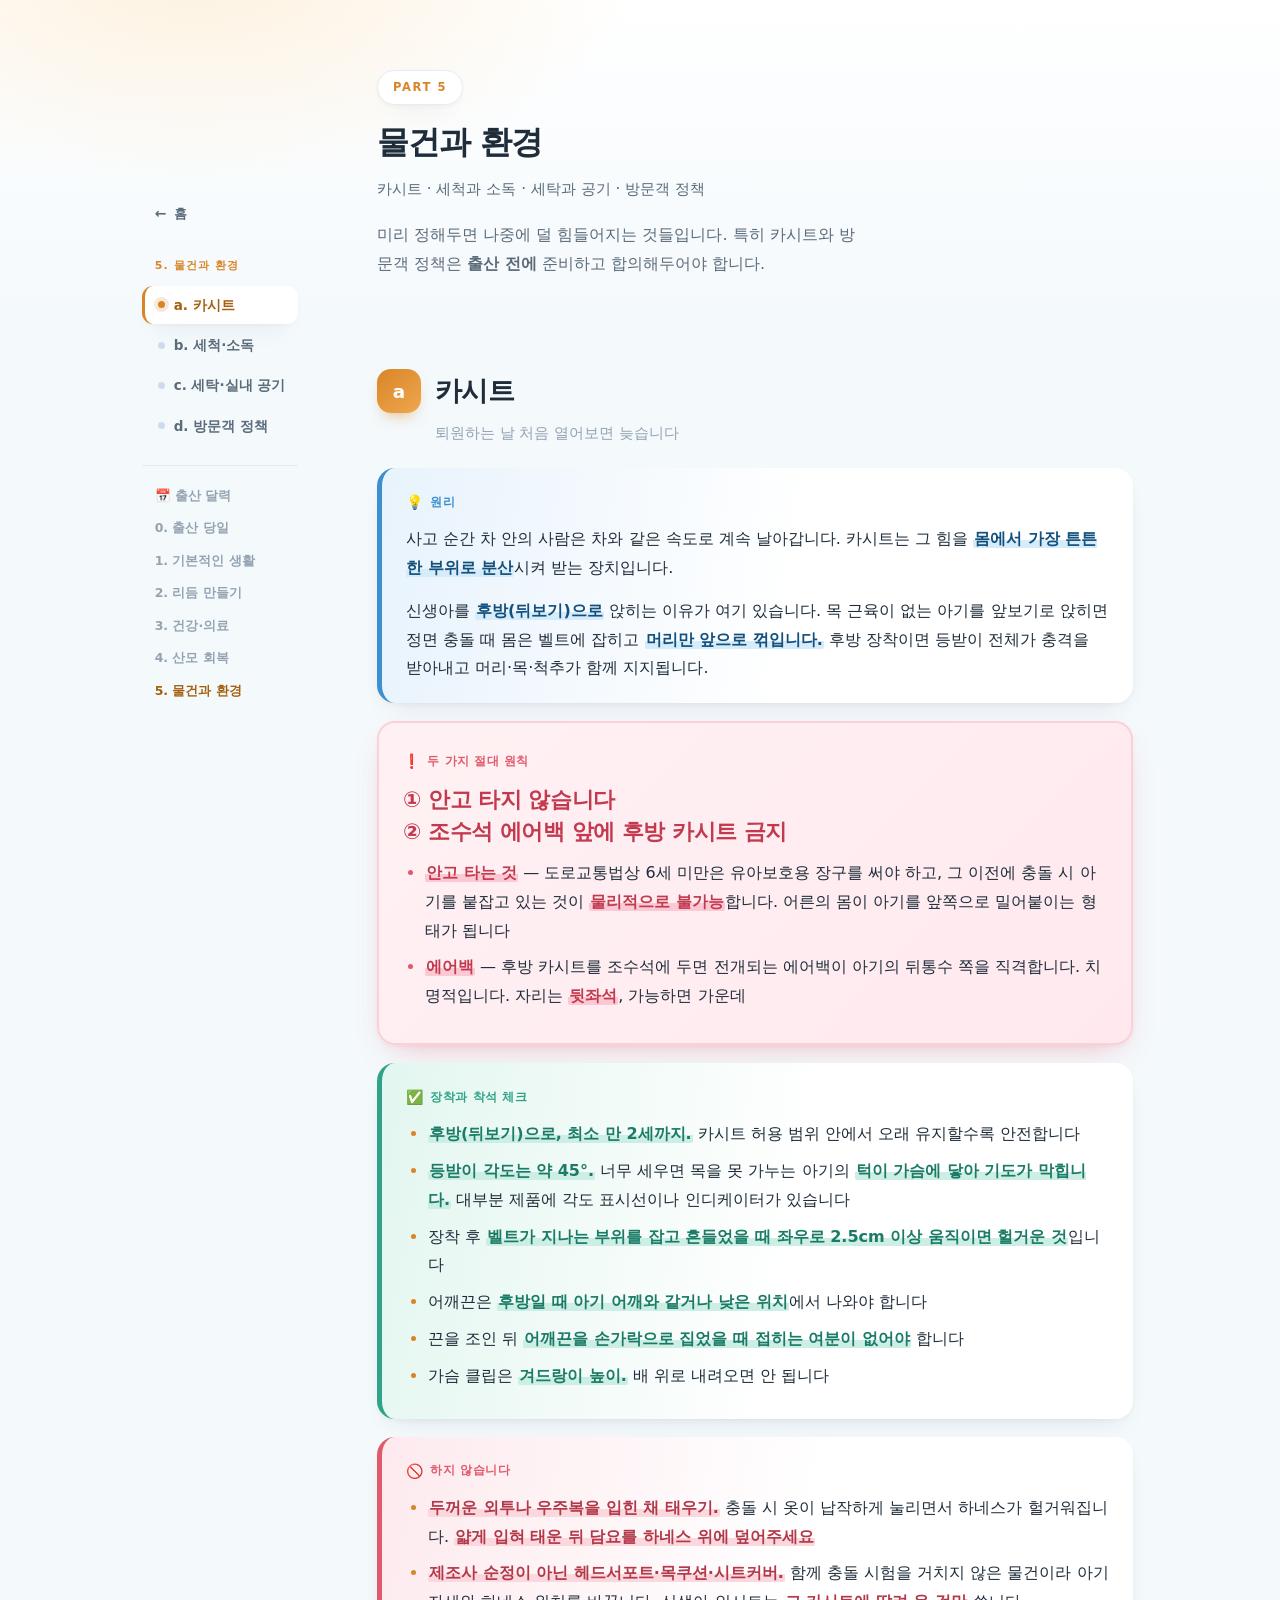
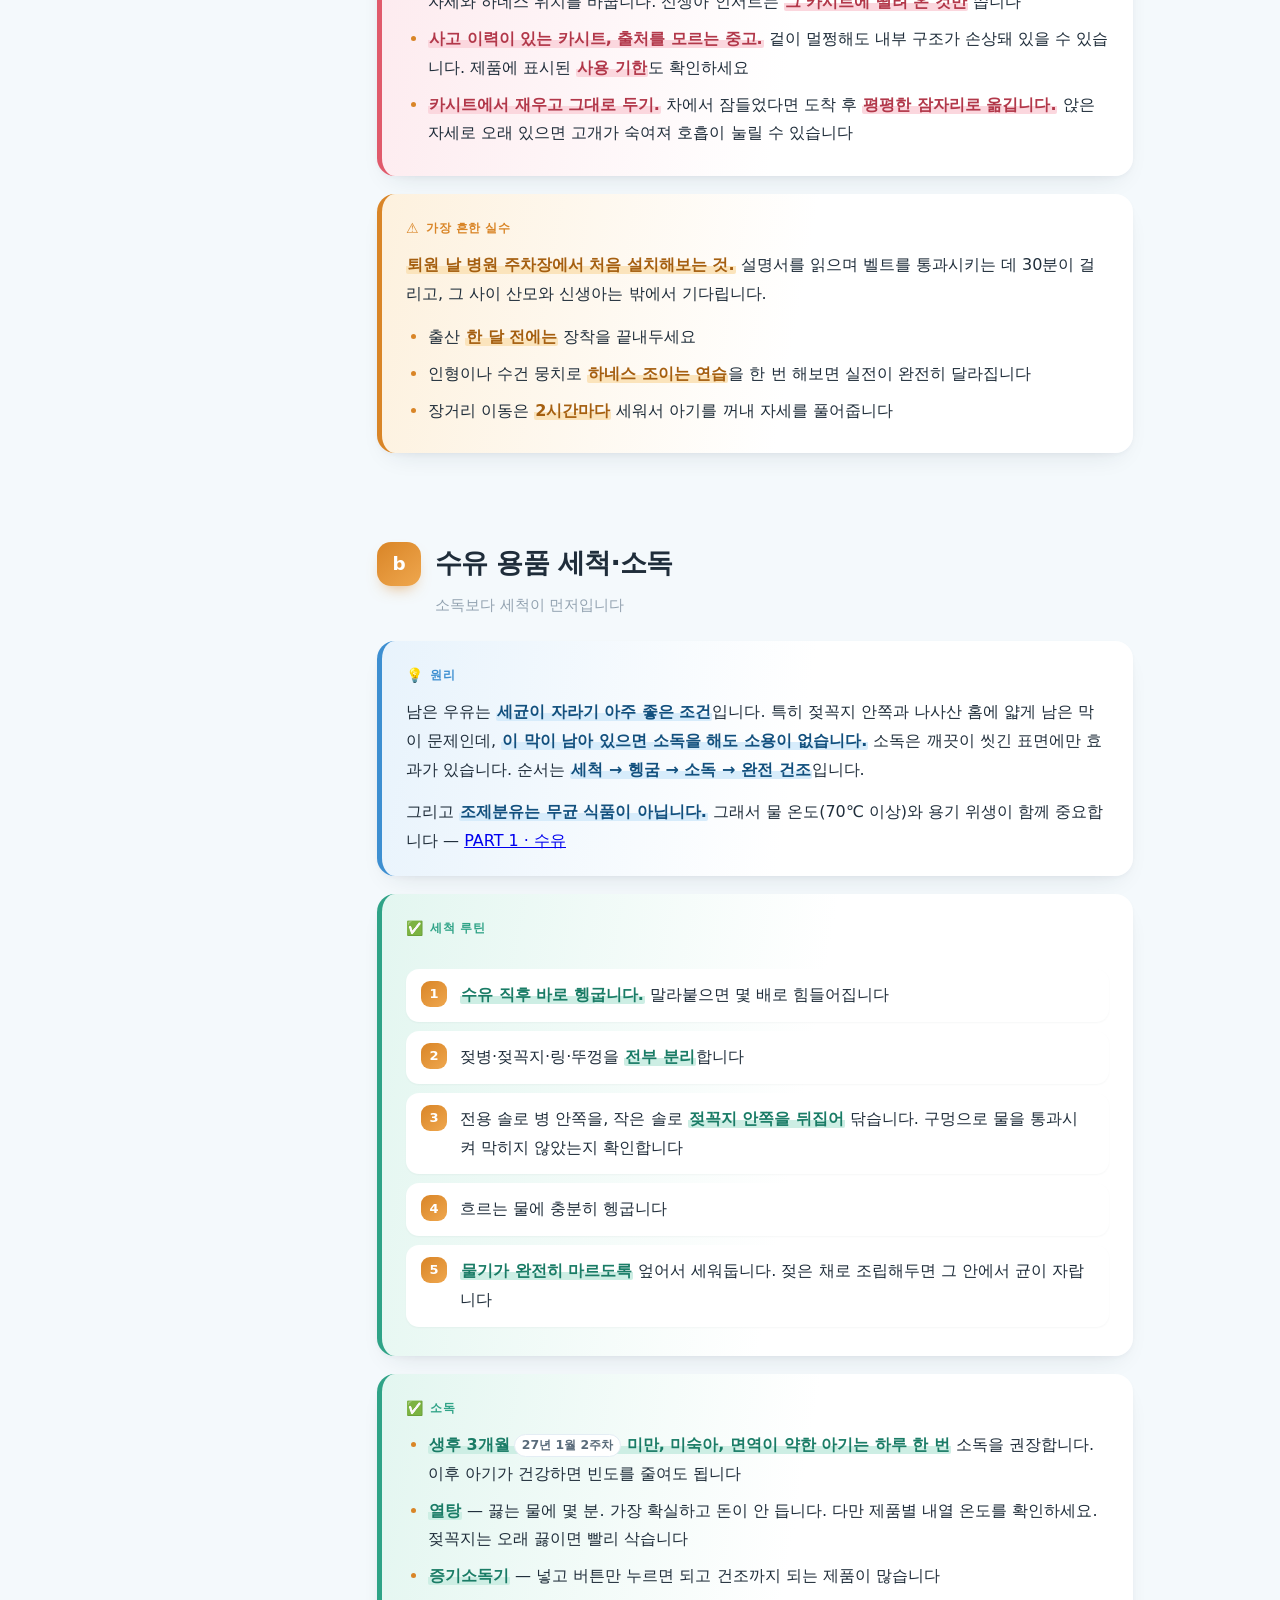
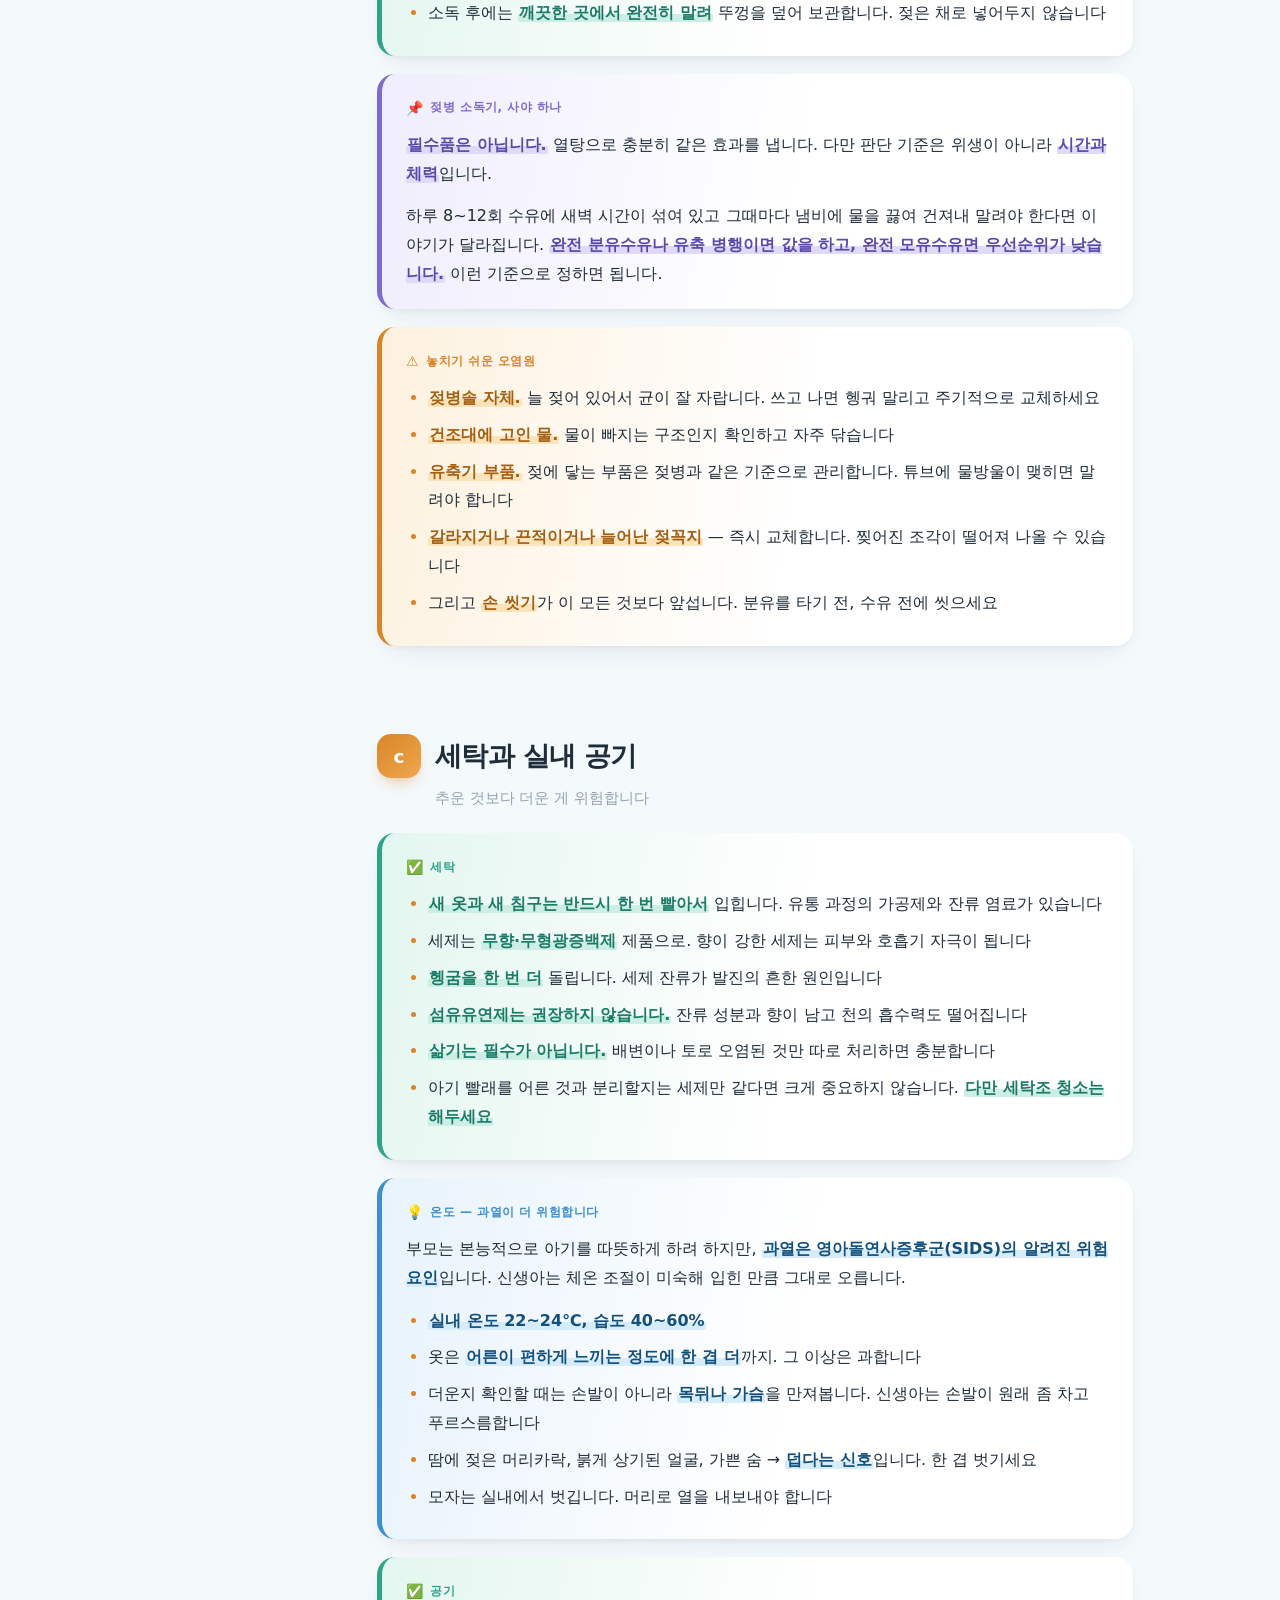
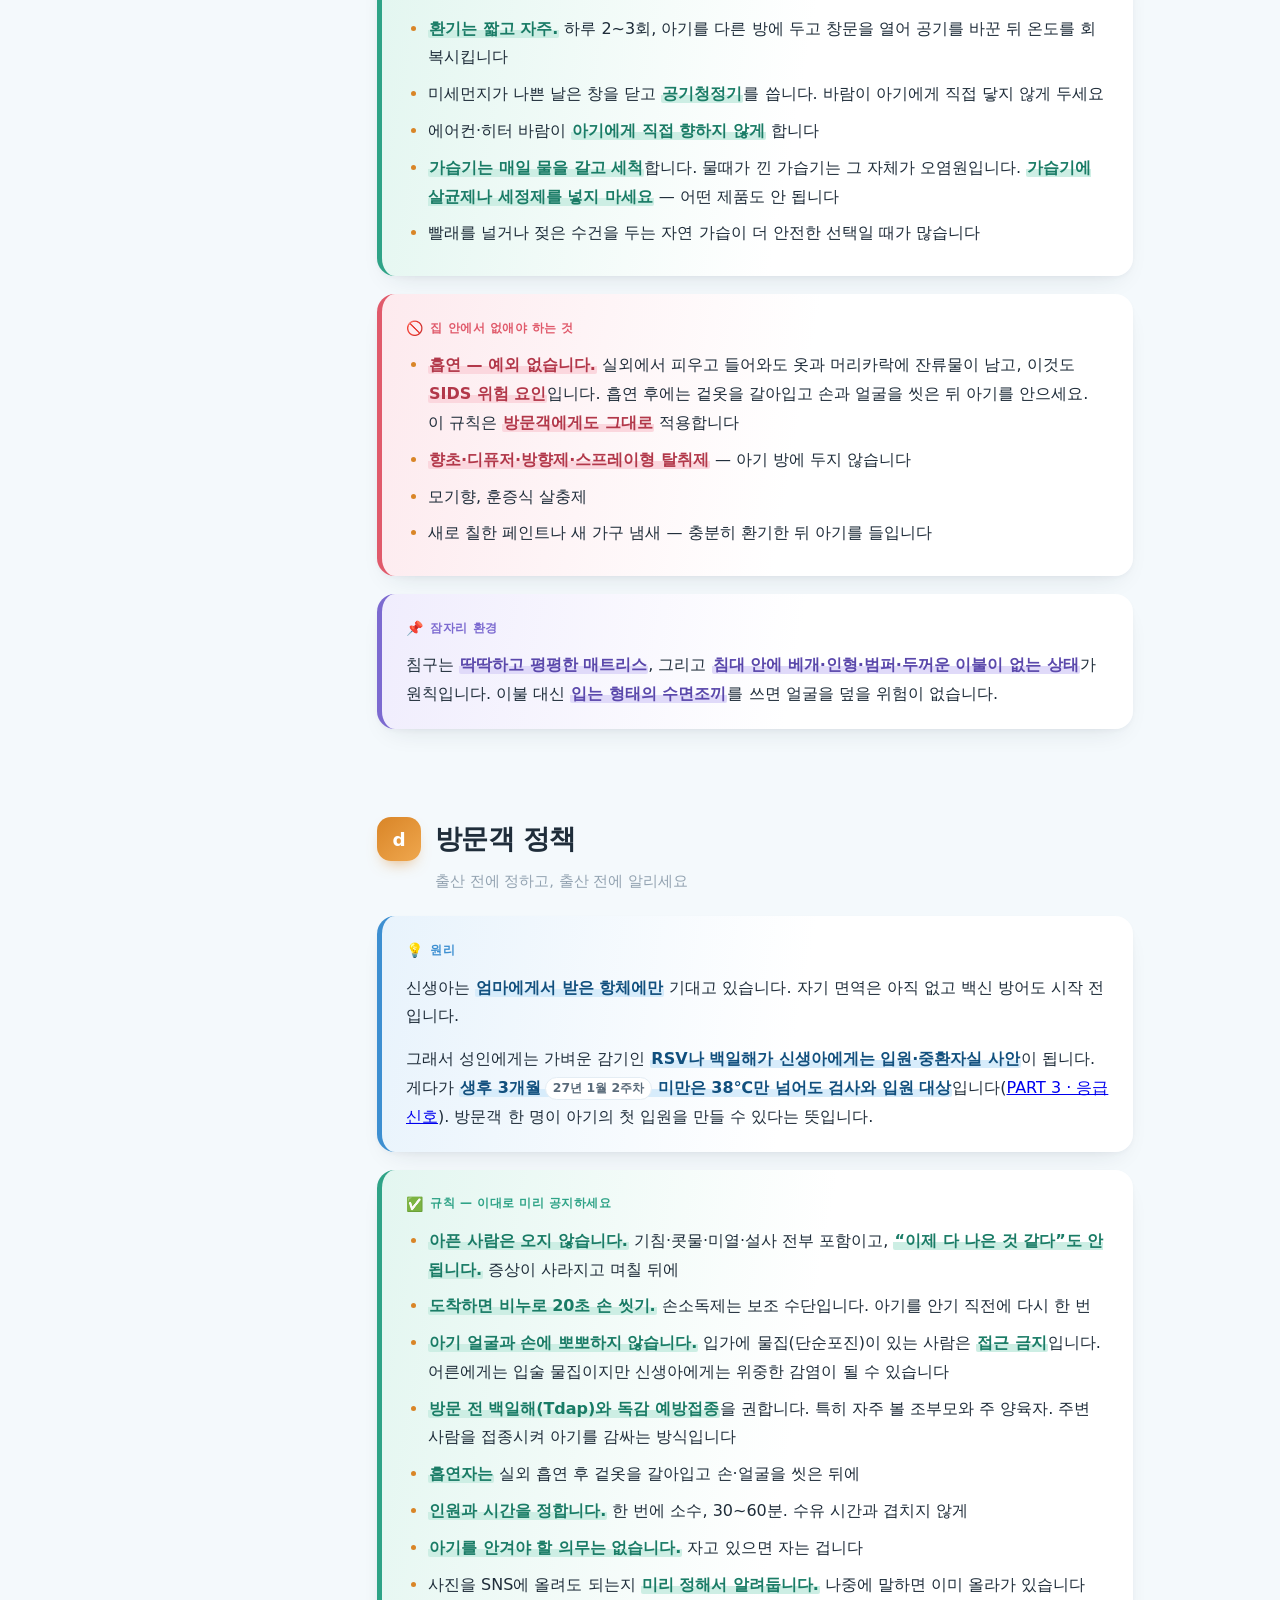
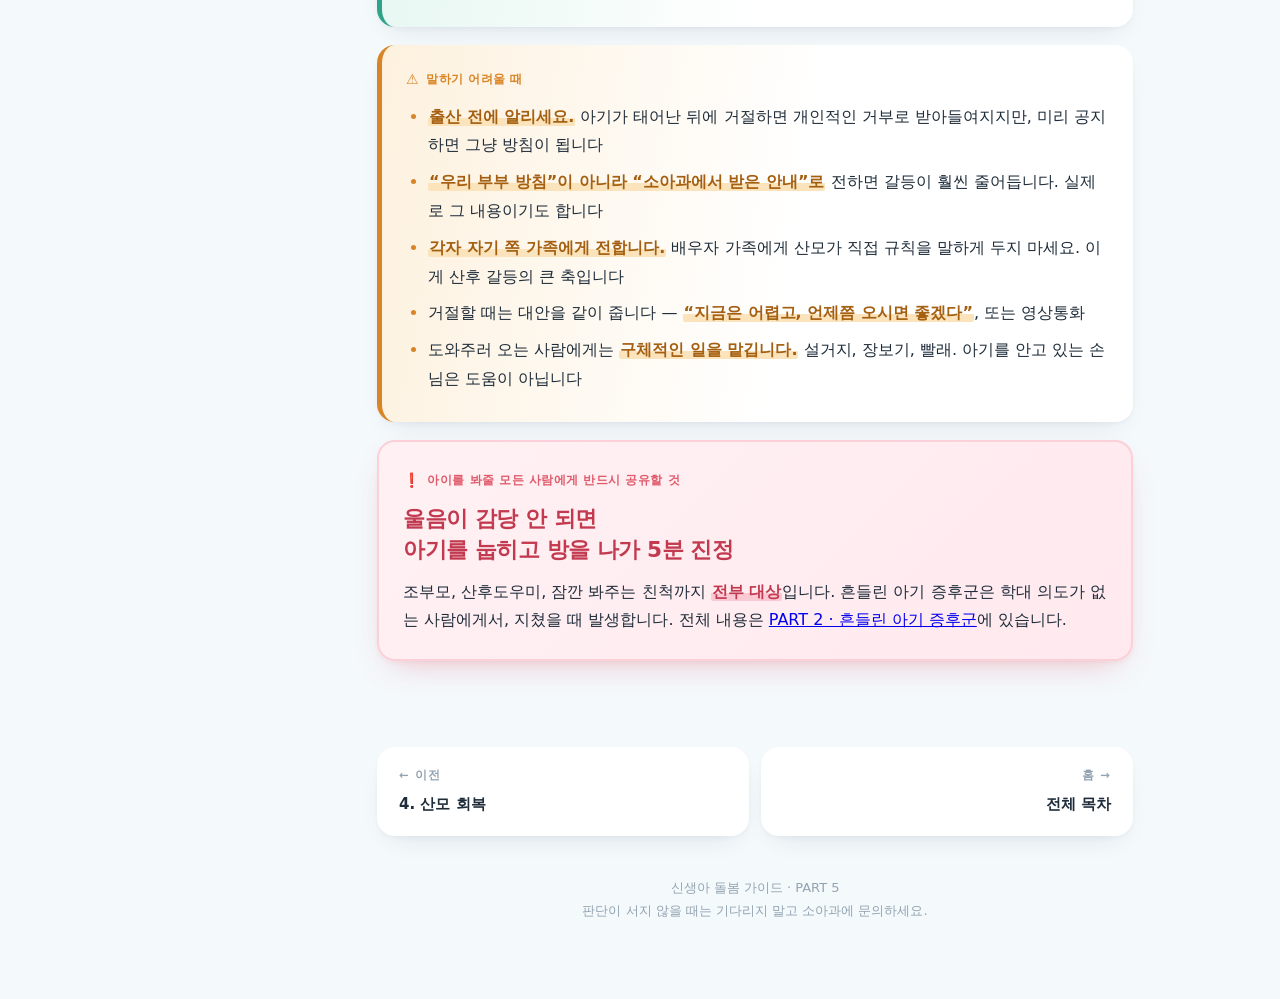
<file: part5.html>
<!DOCTYPE html>
<html lang="ko">
<head>
<meta charset="UTF-8">
<meta name="viewport" content="width=device-width, initial-scale=1">
<title>5. 물건과 환경 — 신생아 돌봄 가이드</title>
<link rel="stylesheet" href="style.css">
</head>
<body class="p5">

<nav class="toc">
  <div class="wrap">
    <a class="home" href="index.html">홈</a>
    <p class="toc-title">5. 물건과 환경</p>
    <a class="item" href="#a"><span class="dot"></span>a. 카시트</a>
    <a class="item" href="#b"><span class="dot"></span>b. 세척·소독</a>
    <a class="item" href="#c"><span class="dot"></span>c. 세탁·실내 공기</a>
    <a class="item" href="#d"><span class="dot"></span>d. 방문객 정책</a>
    <div class="parts">
      <a href="calendar.html">📅 출산 달력</a>
      <a href="birth.html">0. 출산 당일</a>
      <a href="part1.html">1. 기본적인 생활</a>
      <a href="part2.html">2. 리듬 만들기</a>
      <a href="part3.html">3. 건강·의료</a>
      <a href="part4.html">4. 산모 회복</a>
      <a class="here" href="part5.html">5. 물건과 환경</a>
    </div>
  </div>
</nav>

<header class="page-head">
  <div class="wrap">
    <p class="part-badge">PART 5</p>
    <h1>물건과 환경</h1>
    <p class="subtitle">카시트 · 세척과 소독 · 세탁과 공기 · 방문객 정책</p>
    <p class="lede">미리 정해두면 나중에 덜 힘들어지는 것들입니다. 특히 카시트와 방문객 정책은 <b>출산 전에</b> 준비하고 합의해두어야 합니다.</p>
  </div>
</header>

<main class="wrap">

<!-- ============ a ============ -->
<section id="a">
  <div class="sec-head"><span class="sec-num">a</span><h2>카시트</h2></div>
  <p class="sec-sub">퇴원하는 날 처음 열어보면 늦습니다</p>

  <div class="box why">
    <span class="label">원리</span>
    <p>사고 순간 차 안의 사람은 차와 같은 속도로 계속 날아갑니다. 카시트는 그 힘을 <strong>몸에서 가장 튼튼한 부위로 분산</strong>시켜 받는 장치입니다.</p>
    <p>신생아를 <strong>후방(뒤보기)으로</strong> 앉히는 이유가 여기 있습니다. 목 근육이 없는 아기를 앞보기로 앉히면 정면 충돌 때 몸은 벨트에 잡히고 <strong>머리만 앞으로 꺾입니다.</strong> 후방 장착이면 등받이 전체가 충격을 받아내고 머리·목·척추가 함께 지지됩니다.</p>
  </div>

  <div class="box critical">
    <span class="label">두 가지 절대 원칙</span>
    <p class="big">① 안고 타지 않습니다<br>② 조수석 에어백 앞에 후방 카시트 금지</p>
    <ul>
      <li><strong>안고 타는 것</strong> — 도로교통법상 6세 미만은 유아보호용 장구를 써야 하고, 그 이전에 충돌 시 아기를 붙잡고 있는 것이 <strong>물리적으로 불가능</strong>합니다. 어른의 몸이 아기를 앞쪽으로 밀어붙이는 형태가 됩니다</li>
      <li><strong>에어백</strong> — 후방 카시트를 조수석에 두면 전개되는 에어백이 아기의 뒤통수 쪽을 직격합니다. 치명적입니다. 자리는 <strong>뒷좌석</strong>, 가능하면 가운데</li>
    </ul>
  </div>

  <div class="box do">
    <span class="label">장착과 착석 체크</span>
    <ul>
      <li><strong>후방(뒤보기)으로, 최소 만 2세까지.</strong> 카시트 허용 범위 안에서 오래 유지할수록 안전합니다</li>
      <li><strong>등받이 각도는 약 45°.</strong> 너무 세우면 목을 못 가누는 아기의 <strong>턱이 가슴에 닿아 기도가 막힙니다.</strong> 대부분 제품에 각도 표시선이나 인디케이터가 있습니다</li>
      <li>장착 후 <strong>벨트가 지나는 부위를 잡고 흔들었을 때 좌우로 2.5cm 이상 움직이면 헐거운 것</strong>입니다</li>
      <li>어깨끈은 <strong>후방일 때 아기 어깨와 같거나 낮은 위치</strong>에서 나와야 합니다</li>
      <li>끈을 조인 뒤 <strong>어깨끈을 손가락으로 집었을 때 접히는 여분이 없어야</strong> 합니다</li>
      <li>가슴 클립은 <strong>겨드랑이 높이.</strong> 배 위로 내려오면 안 됩니다</li>
    </ul>
  </div>

  <div class="box stop">
    <span class="label">하지 않습니다</span>
    <ul>
      <li><strong>두꺼운 외투나 우주복을 입힌 채 태우기.</strong> 충돌 시 옷이 납작하게 눌리면서 하네스가 헐거워집니다. <strong>얇게 입혀 태운 뒤 담요를 하네스 위에 덮어주세요</strong></li>
      <li><strong>제조사 순정이 아닌 헤드서포트·목쿠션·시트커버.</strong> 함께 충돌 시험을 거치지 않은 물건이라 아기 자세와 하네스 위치를 바꿉니다. 신생아 인서트는 <strong>그 카시트에 딸려 온 것만</strong> 씁니다</li>
      <li><strong>사고 이력이 있는 카시트, 출처를 모르는 중고.</strong> 겉이 멀쩡해도 내부 구조가 손상돼 있을 수 있습니다. 제품에 표시된 <strong>사용 기한</strong>도 확인하세요</li>
      <li><strong>카시트에서 재우고 그대로 두기.</strong> 차에서 잠들었다면 도착 후 <strong>평평한 잠자리로 옮깁니다.</strong> 앉은 자세로 오래 있으면 고개가 숙여져 호흡이 눌릴 수 있습니다</li>
    </ul>
  </div>

  <div class="box miss">
    <span class="label">가장 흔한 실수</span>
    <p><strong>퇴원 날 병원 주차장에서 처음 설치해보는 것.</strong> 설명서를 읽으며 벨트를 통과시키는 데 30분이 걸리고, 그 사이 산모와 신생아는 밖에서 기다립니다.</p>
    <ul>
      <li>출산 <strong>한 달 전에는</strong> 장착을 끝내두세요</li>
      <li>인형이나 수건 뭉치로 <strong>하네스 조이는 연습</strong>을 한 번 해보면 실전이 완전히 달라집니다</li>
      <li>장거리 이동은 <strong>2시간마다</strong> 세워서 아기를 꺼내 자세를 풀어줍니다</li>
    </ul>
  </div>
</section>

<!-- ============ b ============ -->
<section id="b">
  <div class="sec-head"><span class="sec-num">b</span><h2>수유 용품 세척·소독</h2></div>
  <p class="sec-sub">소독보다 세척이 먼저입니다</p>

  <div class="box why">
    <span class="label">원리</span>
    <p>남은 우유는 <strong>세균이 자라기 아주 좋은 조건</strong>입니다. 특히 젖꼭지 안쪽과 나사산 홈에 얇게 남은 막이 문제인데, <strong>이 막이 남아 있으면 소독을 해도 소용이 없습니다.</strong> 소독은 깨끗이 씻긴 표면에만 효과가 있습니다. 순서는 <strong>세척 → 헹굼 → 소독 → 완전 건조</strong>입니다.</p>
    <p>그리고 <strong>조제분유는 무균 식품이 아닙니다.</strong> 그래서 물 온도(70℃ 이상)와 용기 위생이 함께 중요합니다 — <a href="part1.html#b">PART 1 · 수유</a></p>
  </div>

  <div class="box do">
    <span class="label">세척 루틴</span>
    <ol class="steps">
      <li><strong>수유 직후 바로 헹굽니다.</strong> 말라붙으면 몇 배로 힘들어집니다</li>
      <li>젖병·젖꼭지·링·뚜껑을 <strong>전부 분리</strong>합니다</li>
      <li>전용 솔로 병 안쪽을, 작은 솔로 <strong>젖꼭지 안쪽을 뒤집어</strong> 닦습니다. 구멍으로 물을 통과시켜 막히지 않았는지 확인합니다</li>
      <li>흐르는 물에 충분히 헹굽니다</li>
      <li><strong>물기가 완전히 마르도록</strong> 엎어서 세워둡니다. 젖은 채로 조립해두면 그 안에서 균이 자랍니다</li>
    </ol>
  </div>

  <div class="box do">
    <span class="label">소독</span>
    <ul>
      <li><strong>생후 3개월 미만, 미숙아, 면역이 약한 아기는 하루 한 번</strong> 소독을 권장합니다. 이후 아기가 건강하면 빈도를 줄여도 됩니다</li>
      <li><strong>열탕</strong> — 끓는 물에 몇 분. 가장 확실하고 돈이 안 듭니다. 다만 제품별 내열 온도를 확인하세요. 젖꼭지는 오래 끓이면 빨리 삭습니다</li>
      <li><strong>증기소독기</strong> — 넣고 버튼만 누르면 되고 건조까지 되는 제품이 많습니다</li>
      <li>소독 후에는 <strong>깨끗한 곳에서 완전히 말려</strong> 뚜껑을 덮어 보관합니다. 젖은 채로 넣어두지 않습니다</li>
    </ul>
  </div>

  <div class="box info">
    <span class="label">젖병 소독기, 사야 하나</span>
    <p><strong>필수품은 아닙니다.</strong> 열탕으로 충분히 같은 효과를 냅니다. 다만 판단 기준은 위생이 아니라 <strong>시간과 체력</strong>입니다.</p>
    <p>하루 8~12회 수유에 새벽 시간이 섞여 있고 그때마다 냄비에 물을 끓여 건져내 말려야 한다면 이야기가 달라집니다. <strong>완전 분유수유나 유축 병행이면 값을 하고, 완전 모유수유면 우선순위가 낮습니다.</strong> 이런 기준으로 정하면 됩니다.</p>
  </div>

  <div class="box miss">
    <span class="label">놓치기 쉬운 오염원</span>
    <ul>
      <li><strong>젖병솔 자체.</strong> 늘 젖어 있어서 균이 잘 자랍니다. 쓰고 나면 헹궈 말리고 주기적으로 교체하세요</li>
      <li><strong>건조대에 고인 물.</strong> 물이 빠지는 구조인지 확인하고 자주 닦습니다</li>
      <li><strong>유축기 부품.</strong> 젖에 닿는 부품은 젖병과 같은 기준으로 관리합니다. 튜브에 물방울이 맺히면 말려야 합니다</li>
      <li><strong>갈라지거나 끈적이거나 늘어난 젖꼭지</strong> — 즉시 교체합니다. 찢어진 조각이 떨어져 나올 수 있습니다</li>
      <li>그리고 <strong>손 씻기</strong>가 이 모든 것보다 앞섭니다. 분유를 타기 전, 수유 전에 씻으세요</li>
    </ul>
  </div>
</section>

<!-- ============ c ============ -->
<section id="c">
  <div class="sec-head"><span class="sec-num">c</span><h2>세탁과 실내 공기</h2></div>
  <p class="sec-sub">추운 것보다 더운 게 위험합니다</p>

  <div class="box do">
    <span class="label">세탁</span>
    <ul>
      <li><strong>새 옷과 새 침구는 반드시 한 번 빨아서</strong> 입힙니다. 유통 과정의 가공제와 잔류 염료가 있습니다</li>
      <li>세제는 <strong>무향·무형광증백제</strong> 제품으로. 향이 강한 세제는 피부와 호흡기 자극이 됩니다</li>
      <li><strong>헹굼을 한 번 더</strong> 돌립니다. 세제 잔류가 발진의 흔한 원인입니다</li>
      <li><strong>섬유유연제는 권장하지 않습니다.</strong> 잔류 성분과 향이 남고 천의 흡수력도 떨어집니다</li>
      <li><strong>삶기는 필수가 아닙니다.</strong> 배변이나 토로 오염된 것만 따로 처리하면 충분합니다</li>
      <li>아기 빨래를 어른 것과 분리할지는 세제만 같다면 크게 중요하지 않습니다. <strong>다만 세탁조 청소는 해두세요</strong></li>
    </ul>
  </div>

  <div class="box why">
    <span class="label">온도 — 과열이 더 위험합니다</span>
    <p>부모는 본능적으로 아기를 따뜻하게 하려 하지만, <strong>과열은 영아돌연사증후군(SIDS)의 알려진 위험 요인</strong>입니다. 신생아는 체온 조절이 미숙해 입힌 만큼 그대로 오릅니다.</p>
    <ul>
      <li><strong>실내 온도 22~24℃, 습도 40~60%</strong></li>
      <li>옷은 <strong>어른이 편하게 느끼는 정도에 한 겹 더</strong>까지. 그 이상은 과합니다</li>
      <li>더운지 확인할 때는 손발이 아니라 <strong>목뒤나 가슴</strong>을 만져봅니다. 신생아는 손발이 원래 좀 차고 푸르스름합니다</li>
      <li>땀에 젖은 머리카락, 붉게 상기된 얼굴, 가쁜 숨 → <strong>덥다는 신호</strong>입니다. 한 겹 벗기세요</li>
      <li>모자는 실내에서 벗깁니다. 머리로 열을 내보내야 합니다</li>
    </ul>
  </div>

  <div class="box do">
    <span class="label">공기</span>
    <ul>
      <li><strong>환기는 짧고 자주.</strong> 하루 2~3회, 아기를 다른 방에 두고 창문을 열어 공기를 바꾼 뒤 온도를 회복시킵니다</li>
      <li>미세먼지가 나쁜 날은 창을 닫고 <strong>공기청정기</strong>를 씁니다. 바람이 아기에게 직접 닿지 않게 두세요</li>
      <li>에어컨·히터 바람이 <strong>아기에게 직접 향하지 않게</strong> 합니다</li>
      <li><strong>가습기는 매일 물을 갈고 세척</strong>합니다. 물때가 낀 가습기는 그 자체가 오염원입니다. <strong>가습기에 살균제나 세정제를 넣지 마세요</strong> — 어떤 제품도 안 됩니다</li>
      <li>빨래를 널거나 젖은 수건을 두는 자연 가습이 더 안전한 선택일 때가 많습니다</li>
    </ul>
  </div>

  <div class="box stop">
    <span class="label">집 안에서 없애야 하는 것</span>
    <ul>
      <li><strong>흡연 — 예외 없습니다.</strong> 실외에서 피우고 들어와도 옷과 머리카락에 잔류물이 남고, 이것도 <strong>SIDS 위험 요인</strong>입니다. 흡연 후에는 겉옷을 갈아입고 손과 얼굴을 씻은 뒤 아기를 안으세요. 이 규칙은 <strong>방문객에게도 그대로</strong> 적용합니다</li>
      <li><strong>향초·디퓨저·방향제·스프레이형 탈취제</strong> — 아기 방에 두지 않습니다</li>
      <li>모기향, 훈증식 살충제</li>
      <li>새로 칠한 페인트나 새 가구 냄새 — 충분히 환기한 뒤 아기를 들입니다</li>
    </ul>
  </div>

  <div class="box info">
    <span class="label">잠자리 환경</span>
    <p>침구는 <strong>딱딱하고 평평한 매트리스</strong>, 그리고 <strong>침대 안에 베개·인형·범퍼·두꺼운 이불이 없는 상태</strong>가 원칙입니다. 이불 대신 <strong>입는 형태의 수면조끼</strong>를 쓰면 얼굴을 덮을 위험이 없습니다.</p>
  </div>
</section>

<!-- ============ d ============ -->
<section id="d">
  <div class="sec-head"><span class="sec-num">d</span><h2>방문객 정책</h2></div>
  <p class="sec-sub">출산 전에 정하고, 출산 전에 알리세요</p>

  <div class="box why">
    <span class="label">원리</span>
    <p>신생아는 <strong>엄마에게서 받은 항체에만</strong> 기대고 있습니다. 자기 면역은 아직 없고 백신 방어도 시작 전입니다.</p>
    <p>그래서 성인에게는 가벼운 감기인 <strong>RSV나 백일해가 신생아에게는 입원·중환자실 사안</strong>이 됩니다. 게다가 <strong>생후 3개월 미만은 38℃만 넘어도 검사와 입원 대상</strong>입니다(<a href="part3.html#d">PART 3 · 응급 신호</a>). 방문객 한 명이 아기의 첫 입원을 만들 수 있다는 뜻입니다.</p>
  </div>

  <div class="box do">
    <span class="label">규칙 — 이대로 미리 공지하세요</span>
    <ul>
      <li><strong>아픈 사람은 오지 않습니다.</strong> 기침·콧물·미열·설사 전부 포함이고, <strong>“이제 다 나은 것 같다”도 안 됩니다.</strong> 증상이 사라지고 며칠 뒤에</li>
      <li><strong>도착하면 비누로 20초 손 씻기.</strong> 손소독제는 보조 수단입니다. 아기를 안기 직전에 다시 한 번</li>
      <li><strong>아기 얼굴과 손에 뽀뽀하지 않습니다.</strong> 입가에 물집(단순포진)이 있는 사람은 <strong>접근 금지</strong>입니다. 어른에게는 입술 물집이지만 신생아에게는 위중한 감염이 될 수 있습니다</li>
      <li><strong>방문 전 백일해(Tdap)와 독감 예방접종</strong>을 권합니다. 특히 자주 볼 조부모와 주 양육자. 주변 사람을 접종시켜 아기를 감싸는 방식입니다</li>
      <li><strong>흡연자는</strong> 실외 흡연 후 겉옷을 갈아입고 손·얼굴을 씻은 뒤에</li>
      <li><strong>인원과 시간을 정합니다.</strong> 한 번에 소수, 30~60분. 수유 시간과 겹치지 않게</li>
      <li><strong>아기를 안겨야 할 의무는 없습니다.</strong> 자고 있으면 자는 겁니다</li>
      <li>사진을 SNS에 올려도 되는지 <strong>미리 정해서 알려둡니다.</strong> 나중에 말하면 이미 올라가 있습니다</li>
    </ul>
  </div>

  <div class="box miss">
    <span class="label">말하기 어려울 때</span>
    <ul>
      <li><strong>출산 전에 알리세요.</strong> 아기가 태어난 뒤에 거절하면 개인적인 거부로 받아들여지지만, 미리 공지하면 그냥 방침이 됩니다</li>
      <li><strong>“우리 부부 방침”이 아니라 “소아과에서 받은 안내”로</strong> 전하면 갈등이 훨씬 줄어듭니다. 실제로 그 내용이기도 합니다</li>
      <li><strong>각자 자기 쪽 가족에게 전합니다.</strong> 배우자 가족에게 산모가 직접 규칙을 말하게 두지 마세요. 이게 산후 갈등의 큰 축입니다</li>
      <li>거절할 때는 대안을 같이 줍니다 — <strong>“지금은 어렵고, 언제쯤 오시면 좋겠다”</strong>, 또는 영상통화</li>
      <li>도와주러 오는 사람에게는 <strong>구체적인 일을 맡깁니다.</strong> 설거지, 장보기, 빨래. 아기를 안고 있는 손님은 도움이 아닙니다</li>
    </ul>
  </div>

  <div class="box critical">
    <span class="label">아이를 봐줄 모든 사람에게 반드시 공유할 것</span>
    <p class="big">울음이 감당 안 되면<br>아기를 눕히고 방을 나가 5분 진정</p>
    <p>조부모, 산후도우미, 잠깐 봐주는 친척까지 <strong>전부 대상</strong>입니다. 흔들린 아기 증후군은 학대 의도가 없는 사람에게서, 지쳤을 때 발생합니다. 전체 내용은 <a href="part2.html#h">PART 2 · 흔들린 아기 증후군</a>에 있습니다.</p>
  </div>
</section>

<div class="pager">
  <a href="part4.html"><span class="dir">← 이전</span><span class="name">4. 산모 회복</span></a>
  <a class="next" href="index.html"><span class="dir">홈 →</span><span class="name">전체 목차</span></a>
</div>

</main>

<footer>
  <div class="wrap">
    신생아 돌봄 가이드 · PART 5<br>
    판단이 서지 않을 때는 기다리지 말고 소아과에 문의하세요.
  </div>
</footer>

<script src="dates.js"></script>
<script src="nav.js"></script>
</body>
</html>
</file>
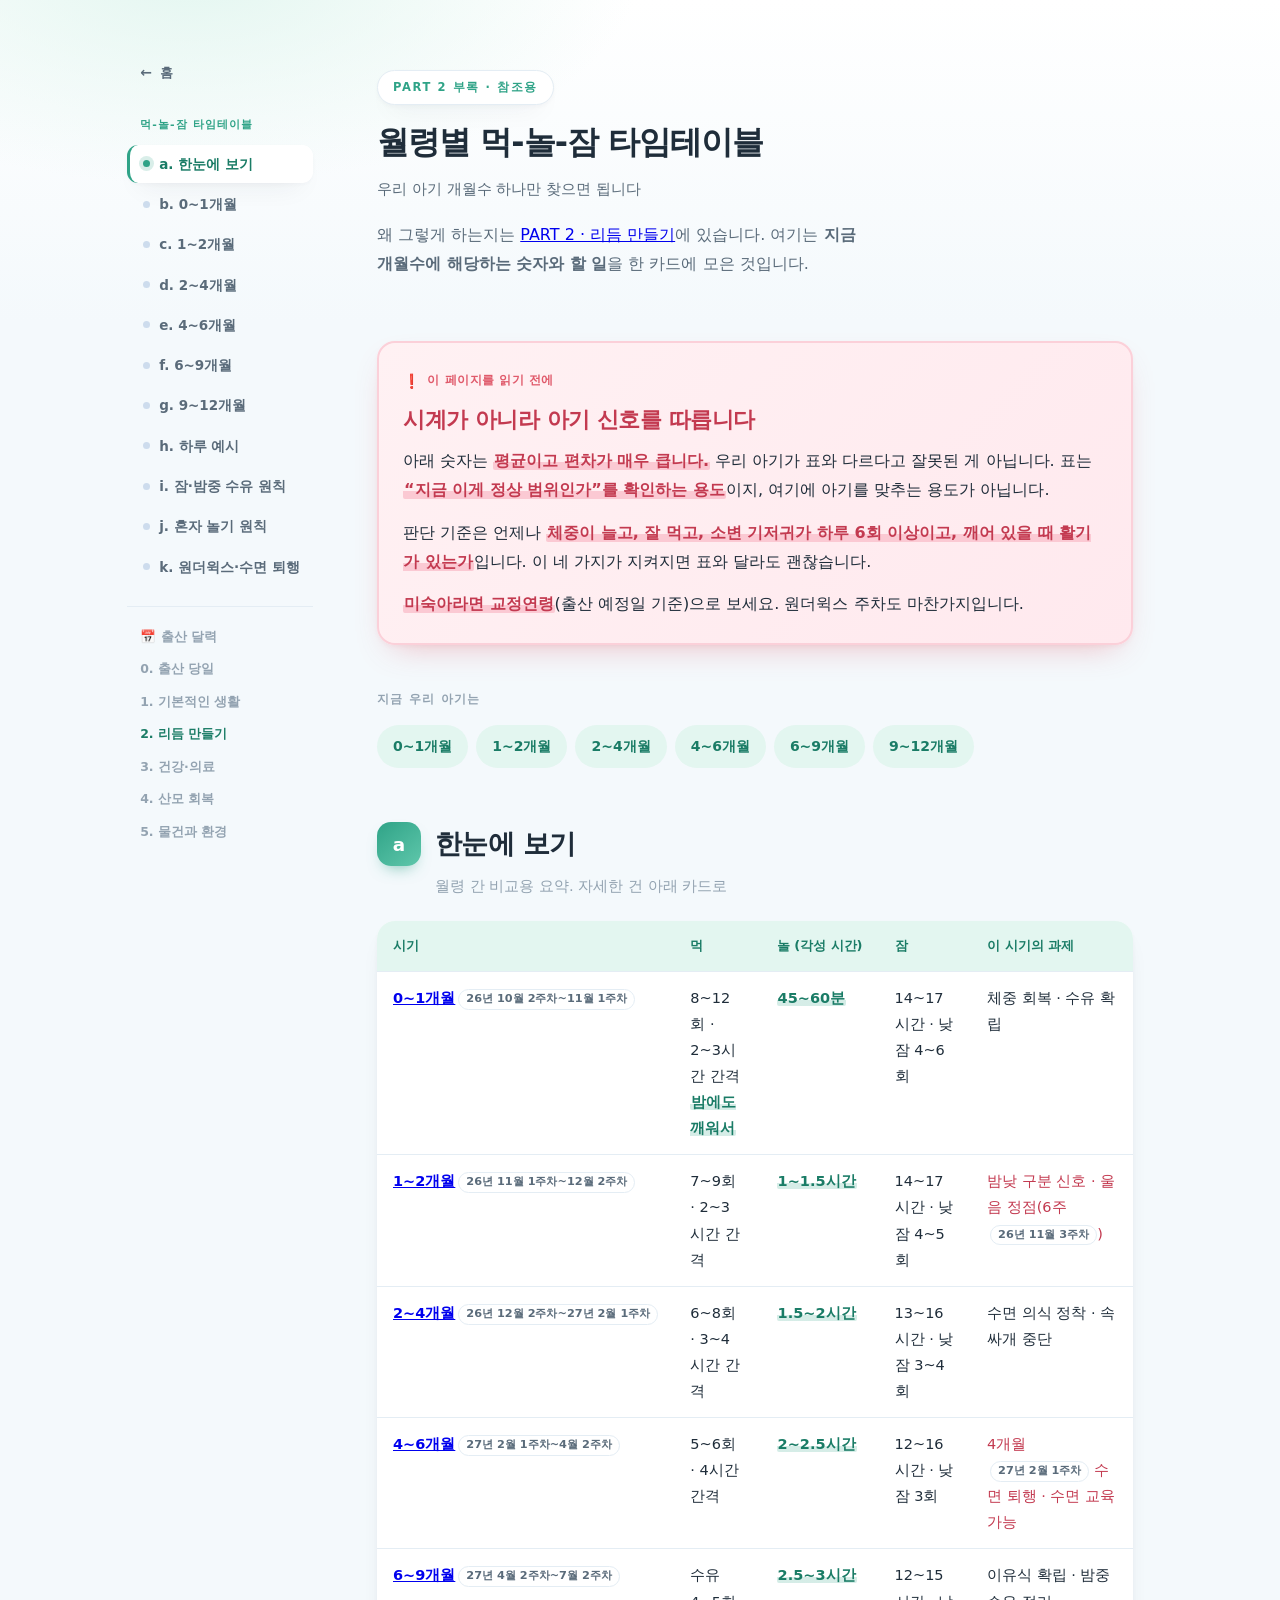
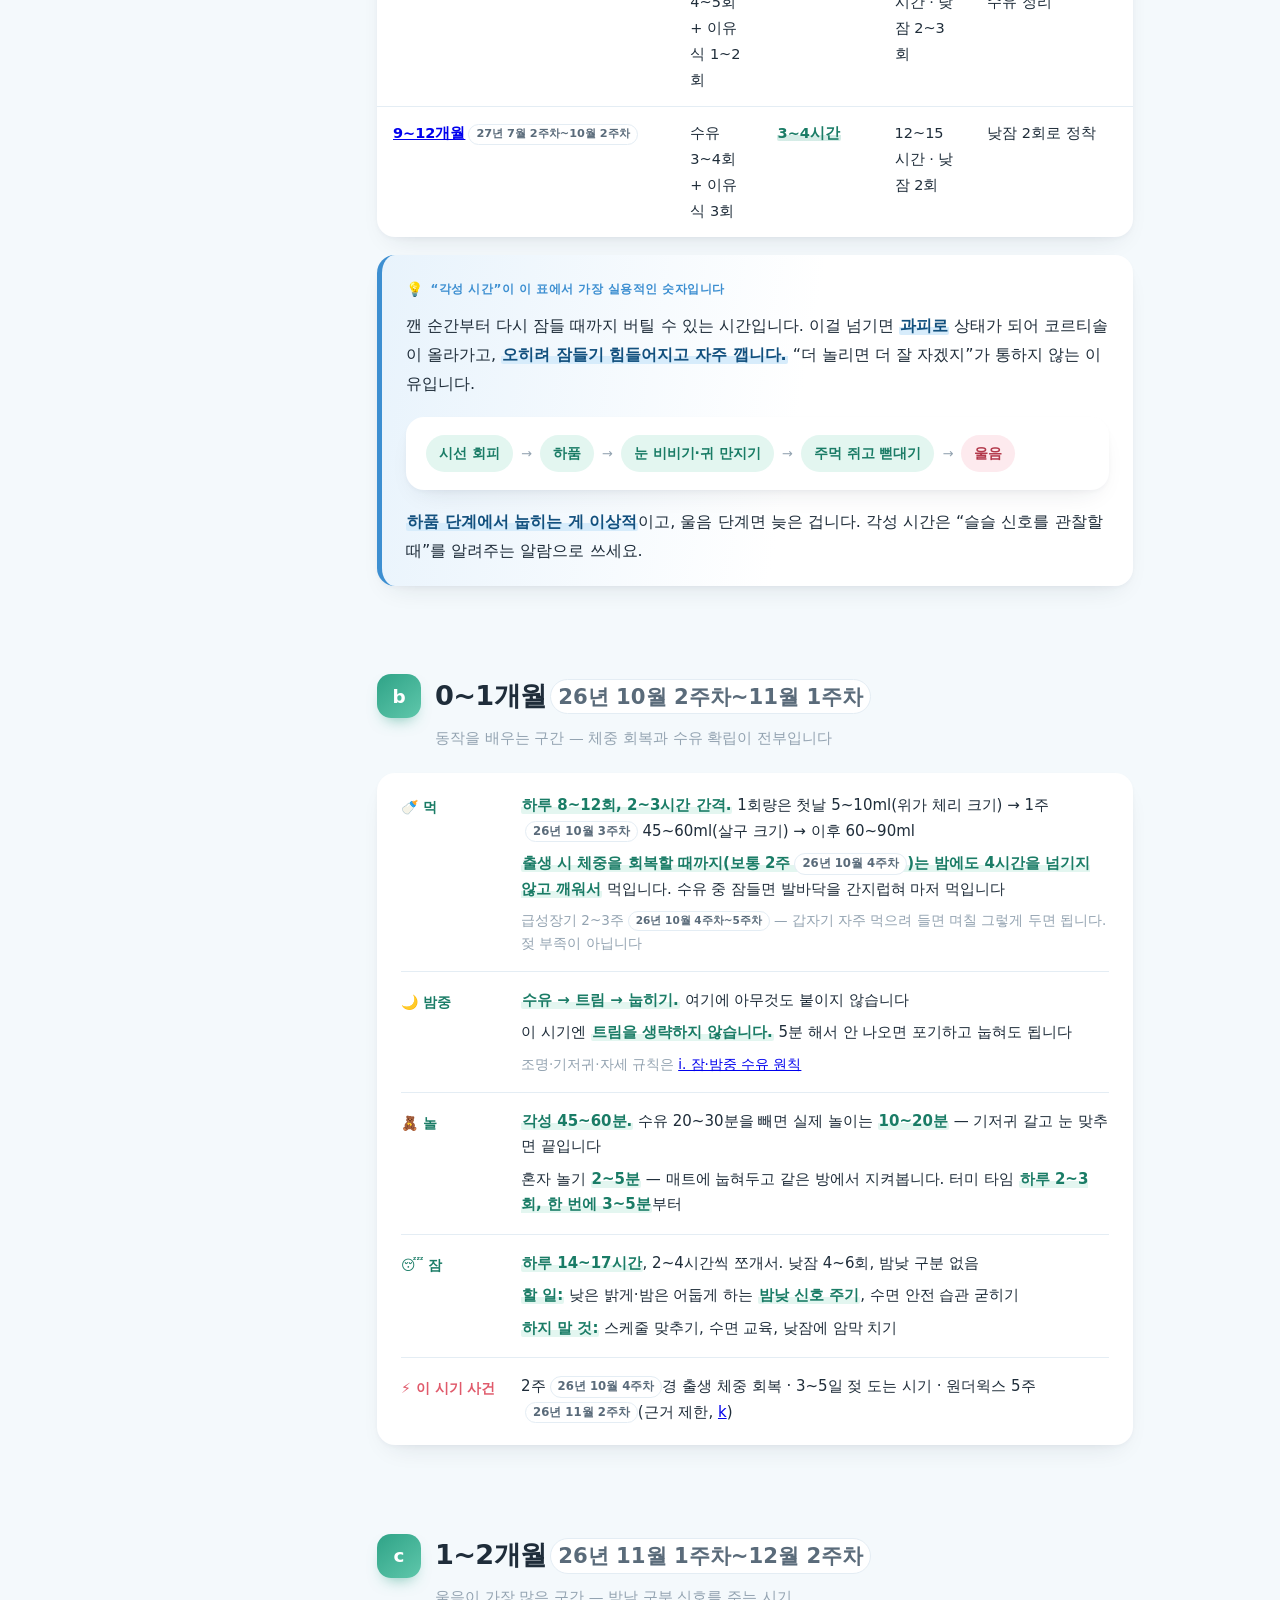
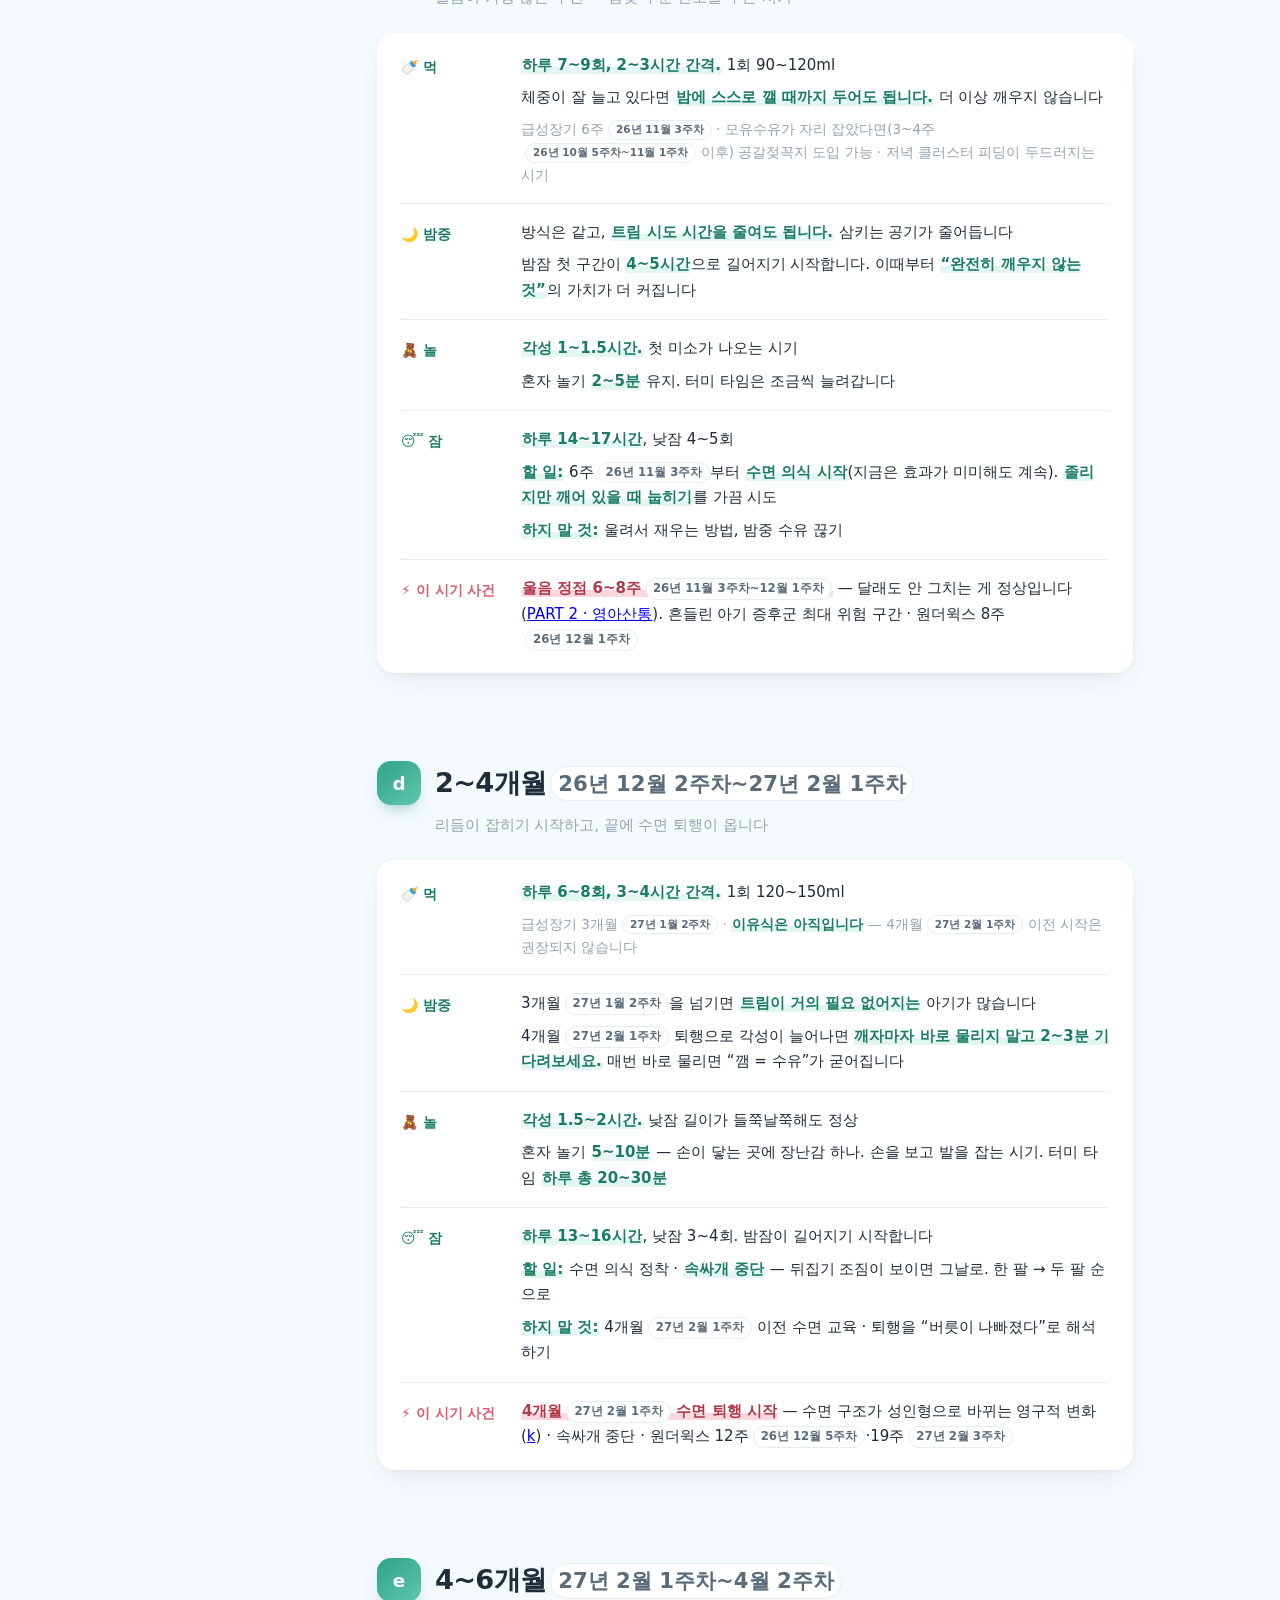
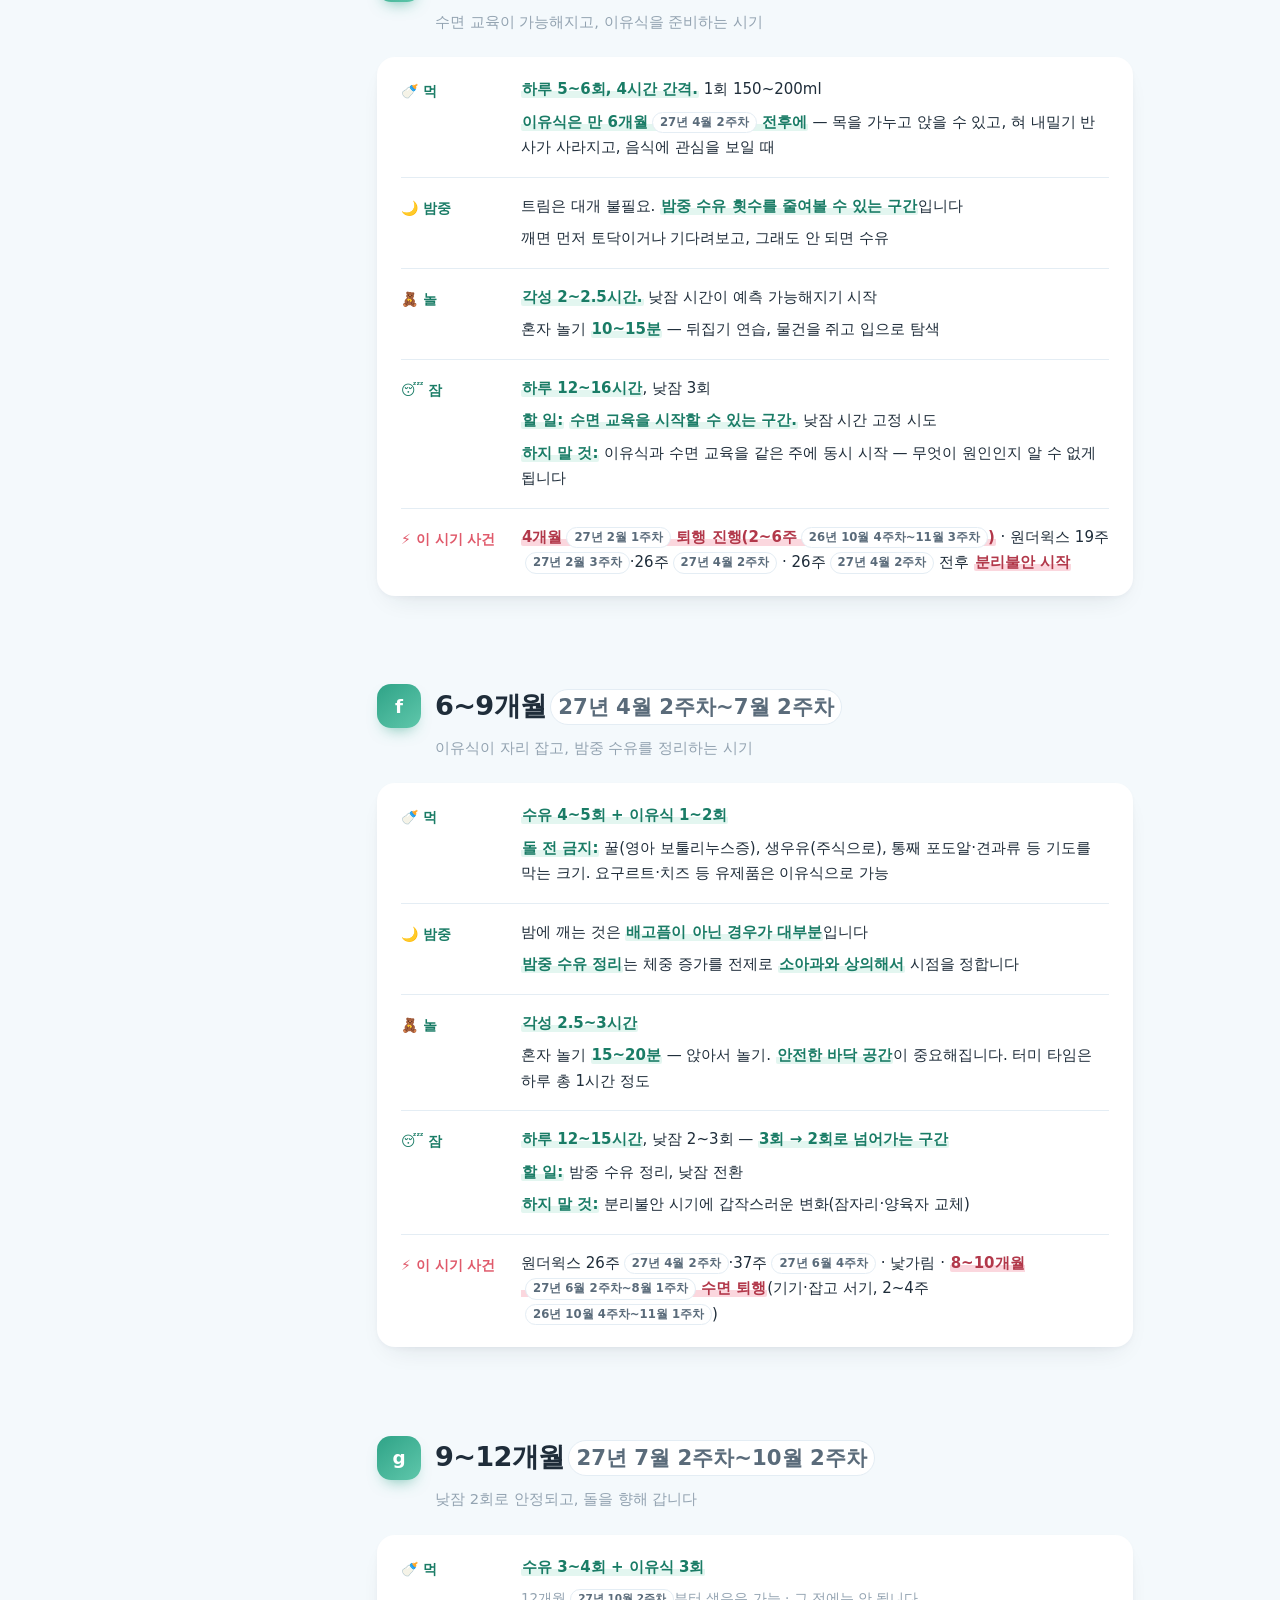
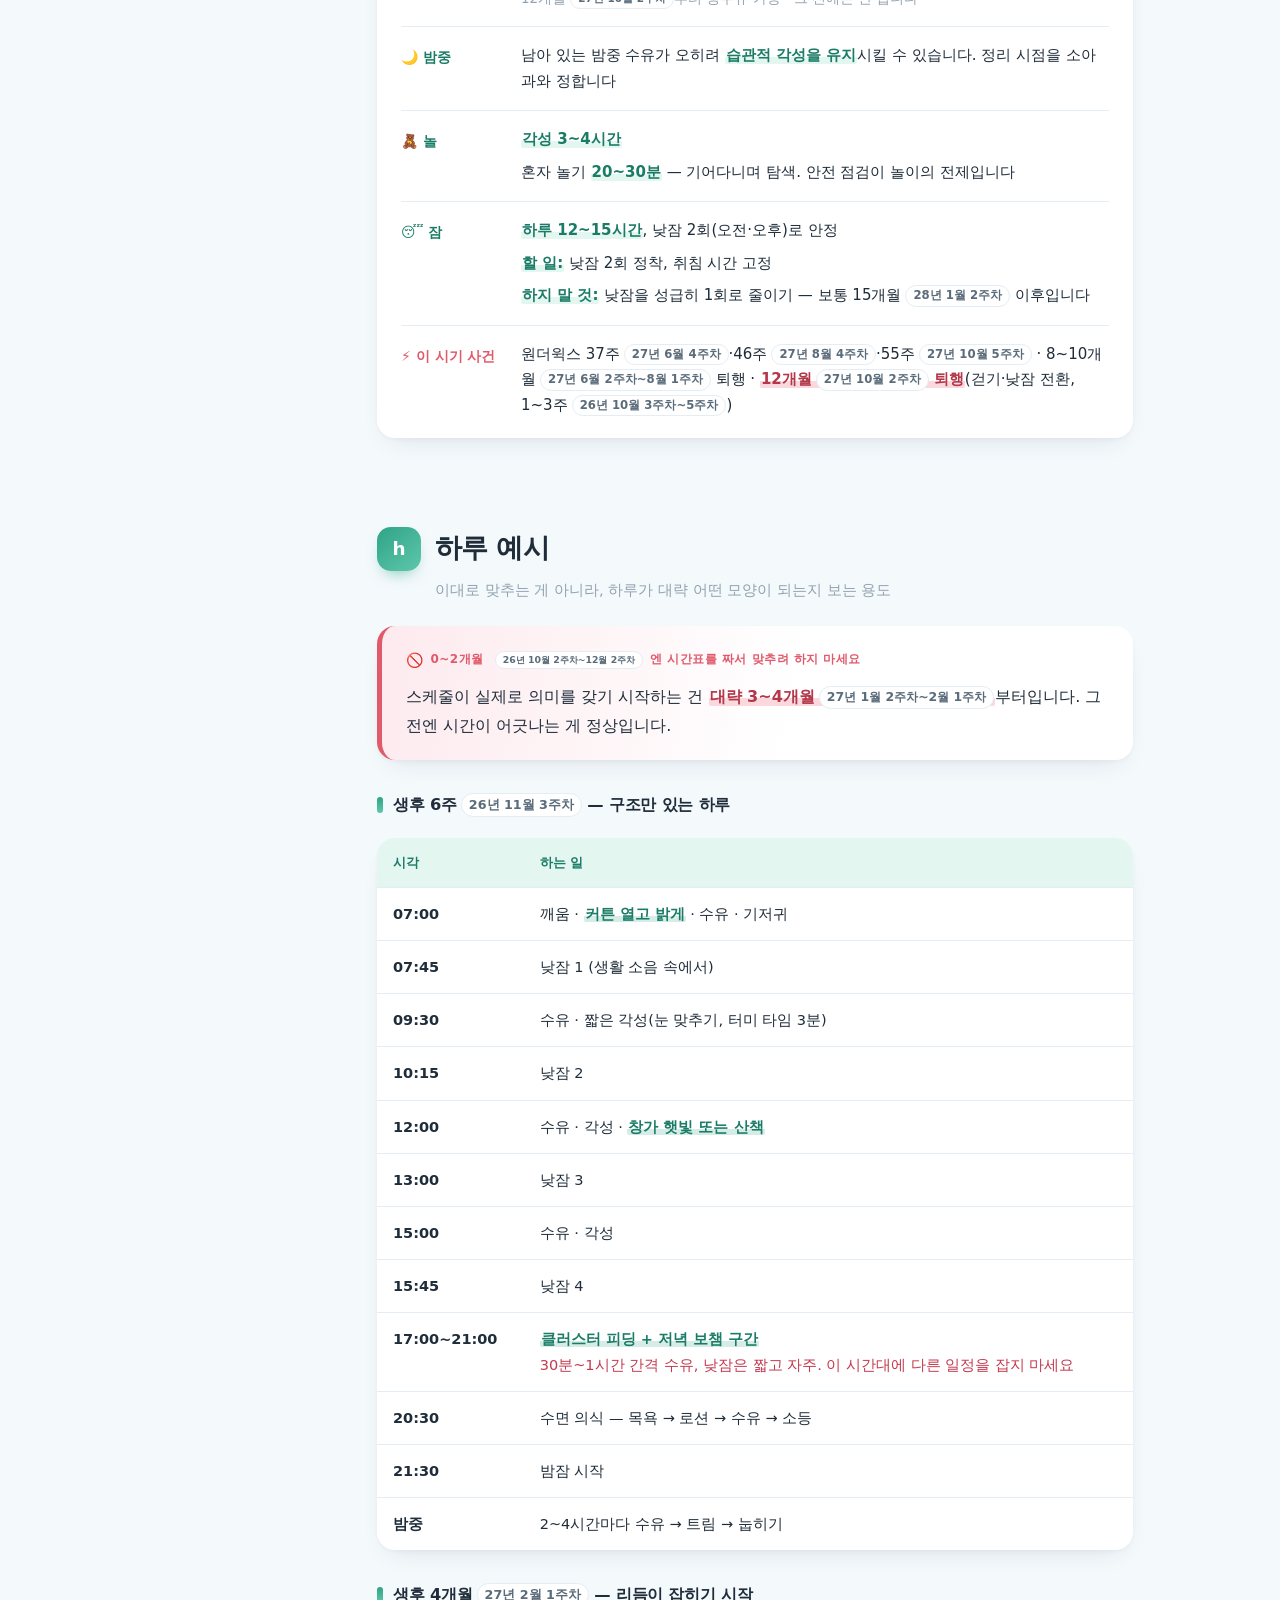
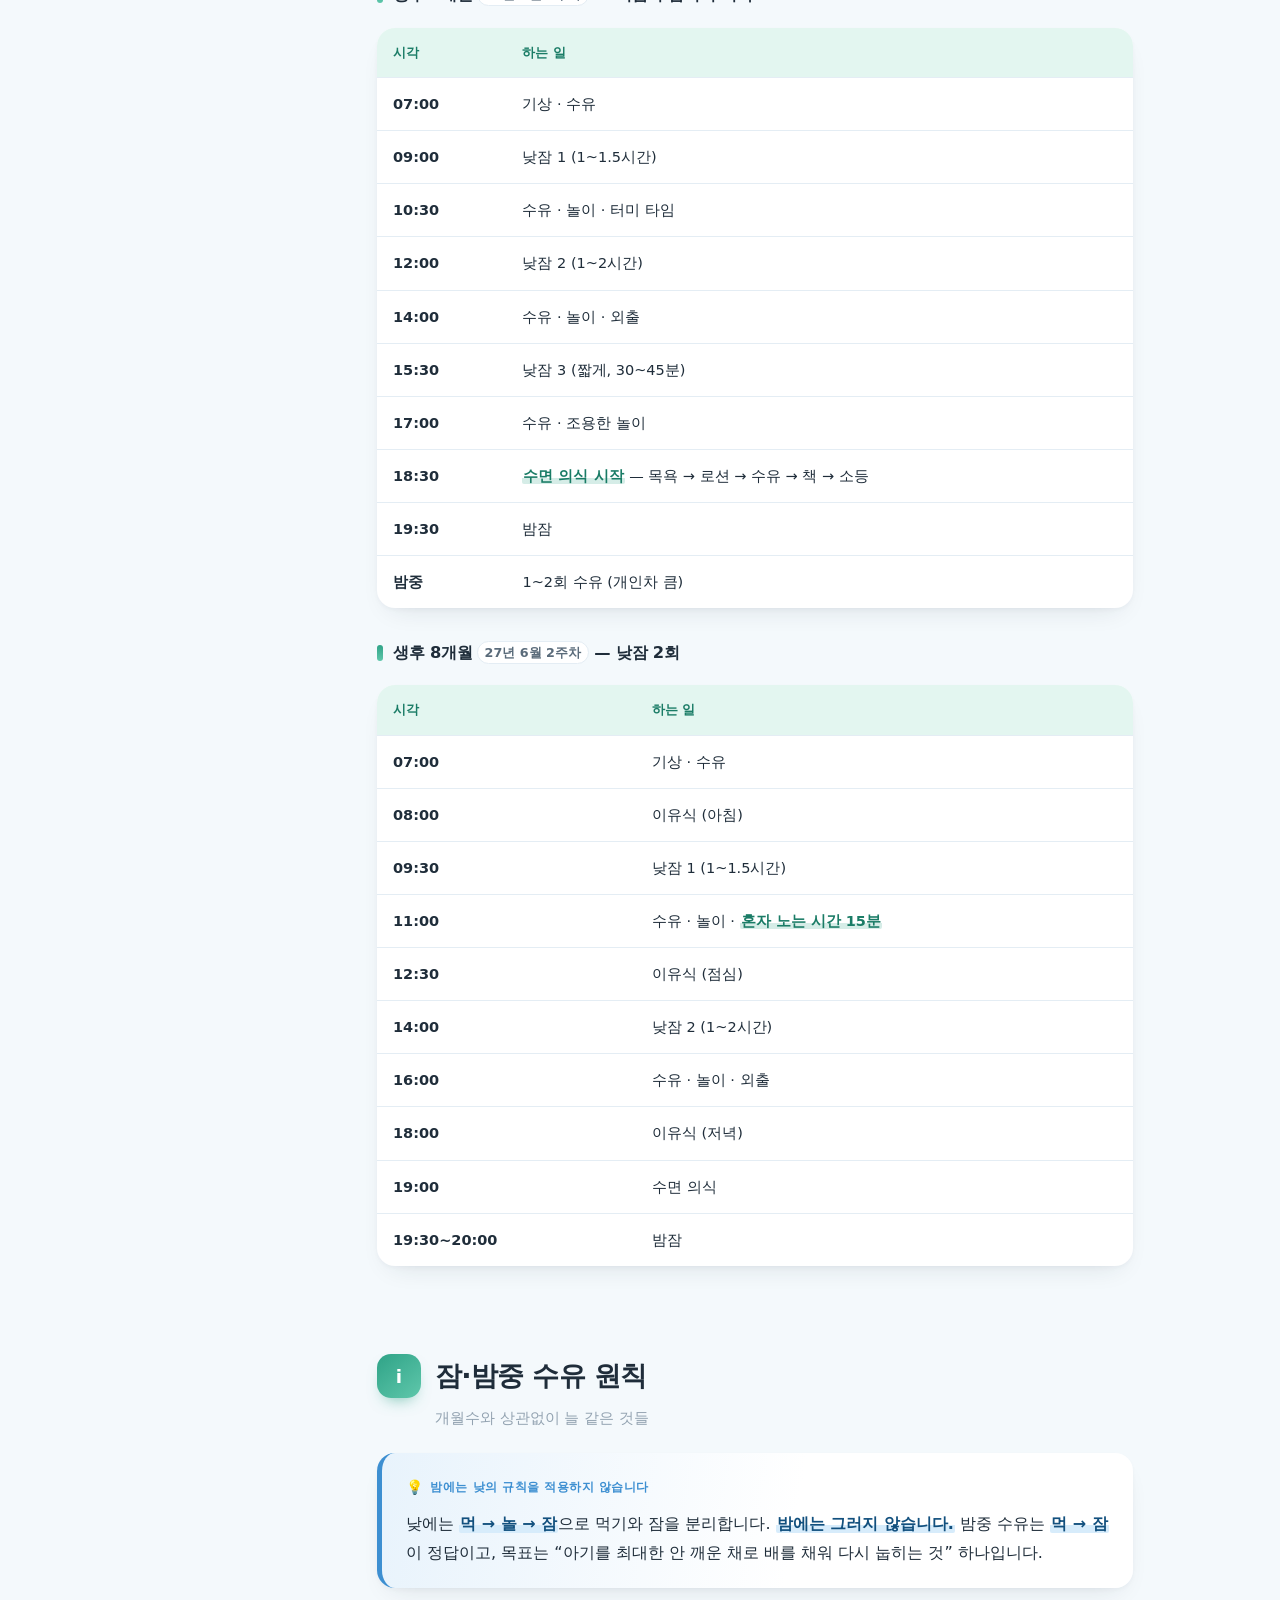
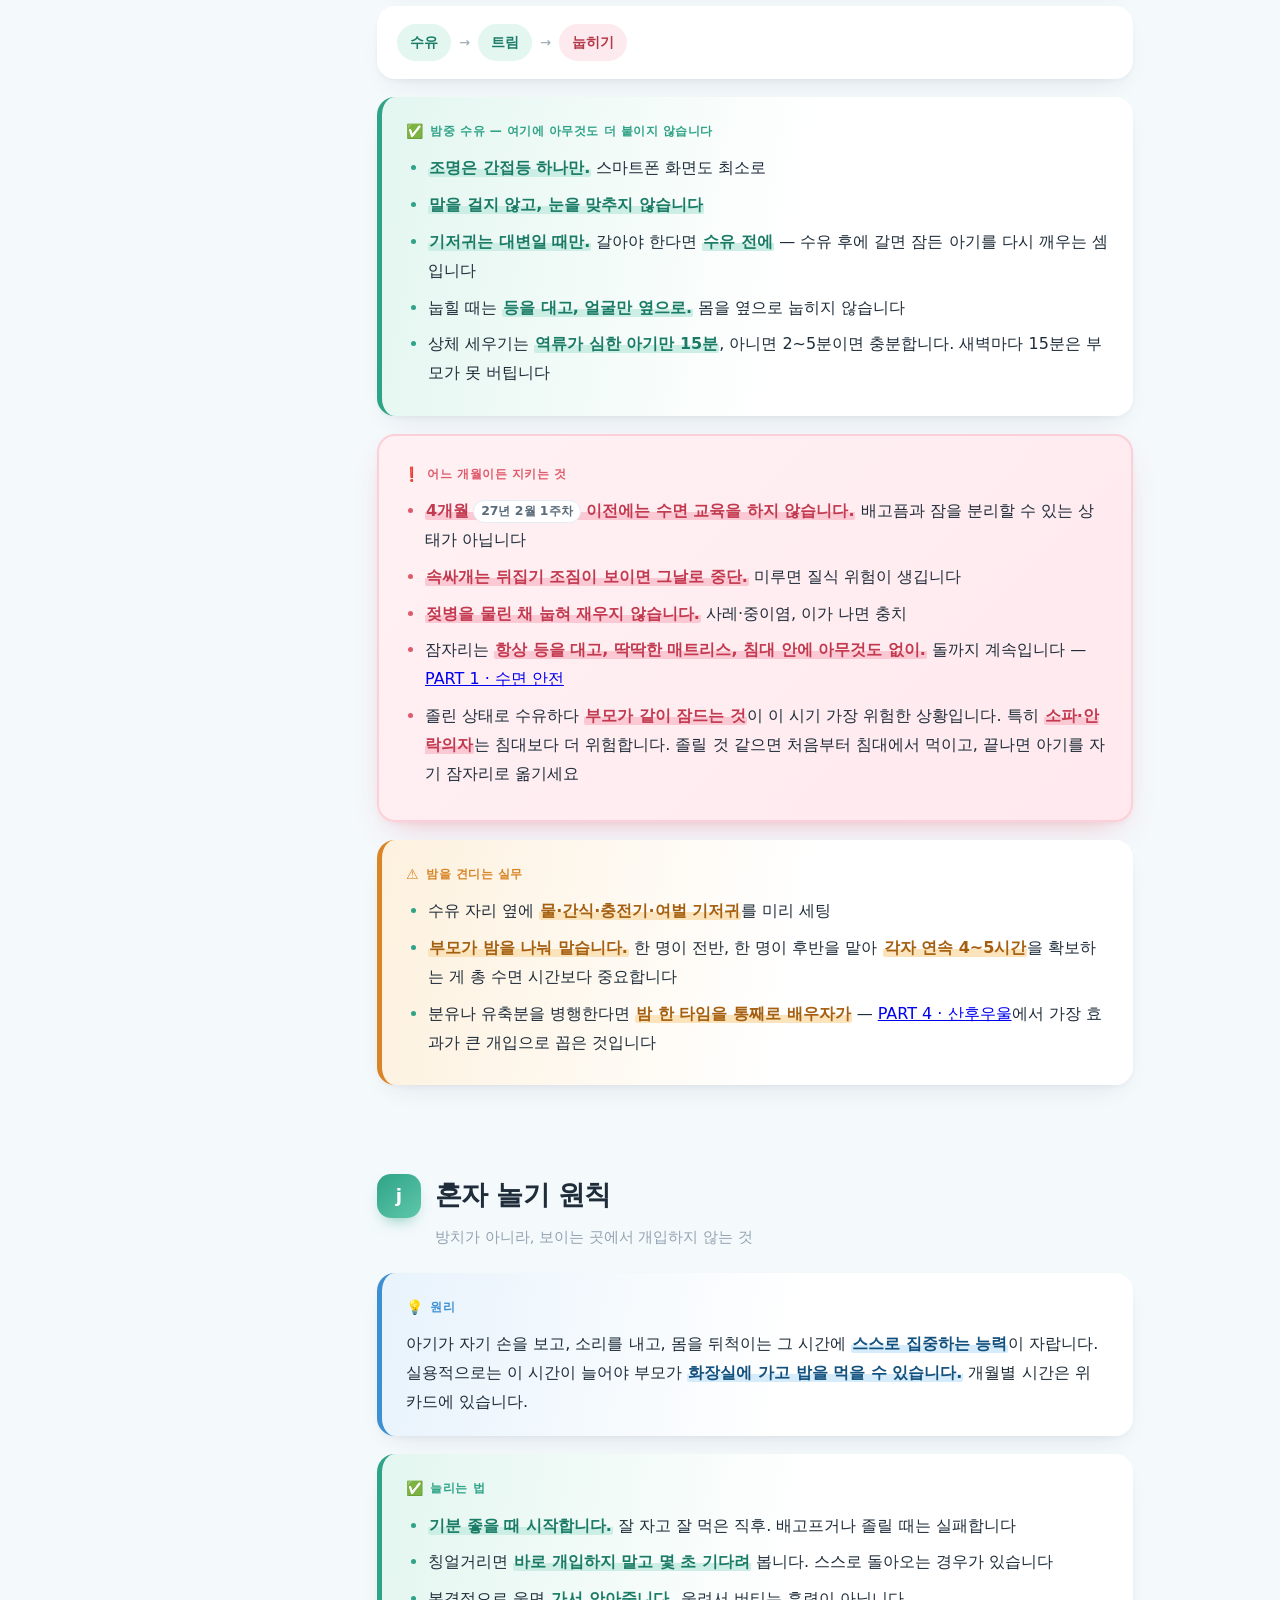
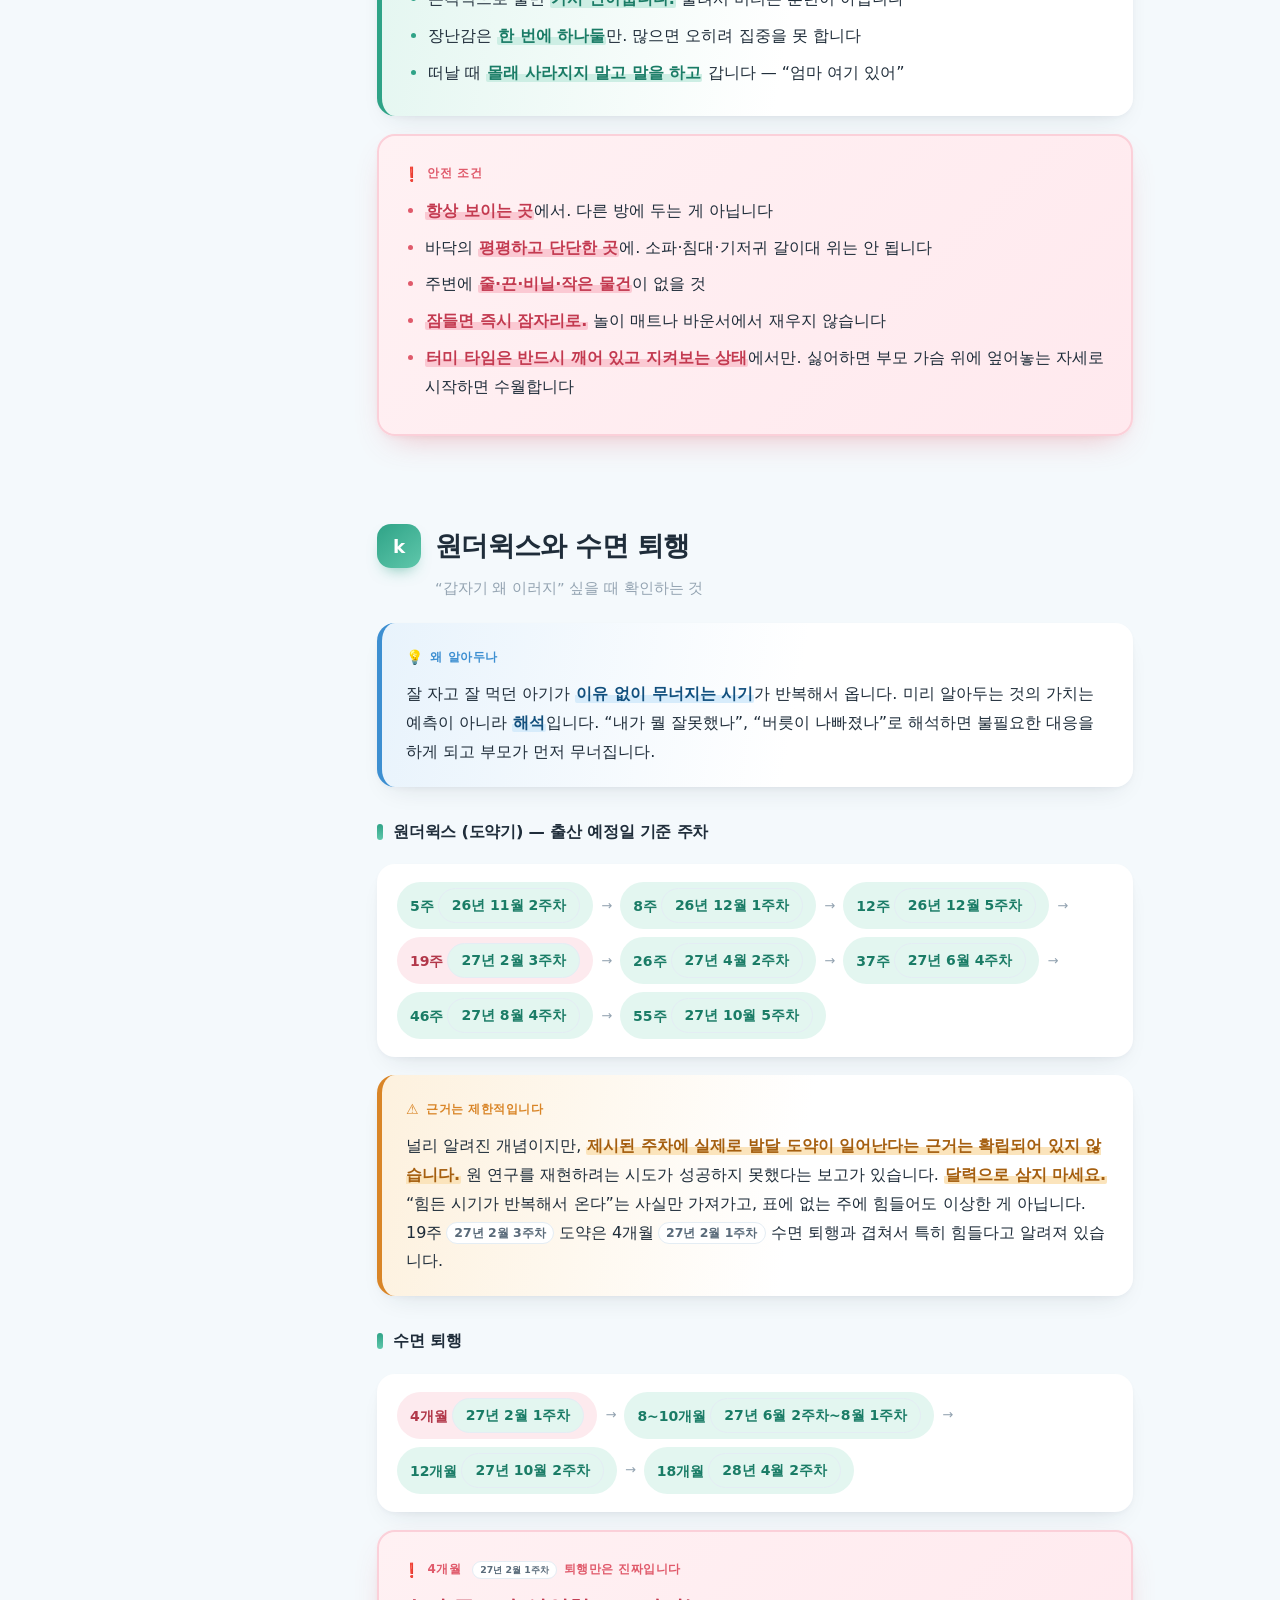
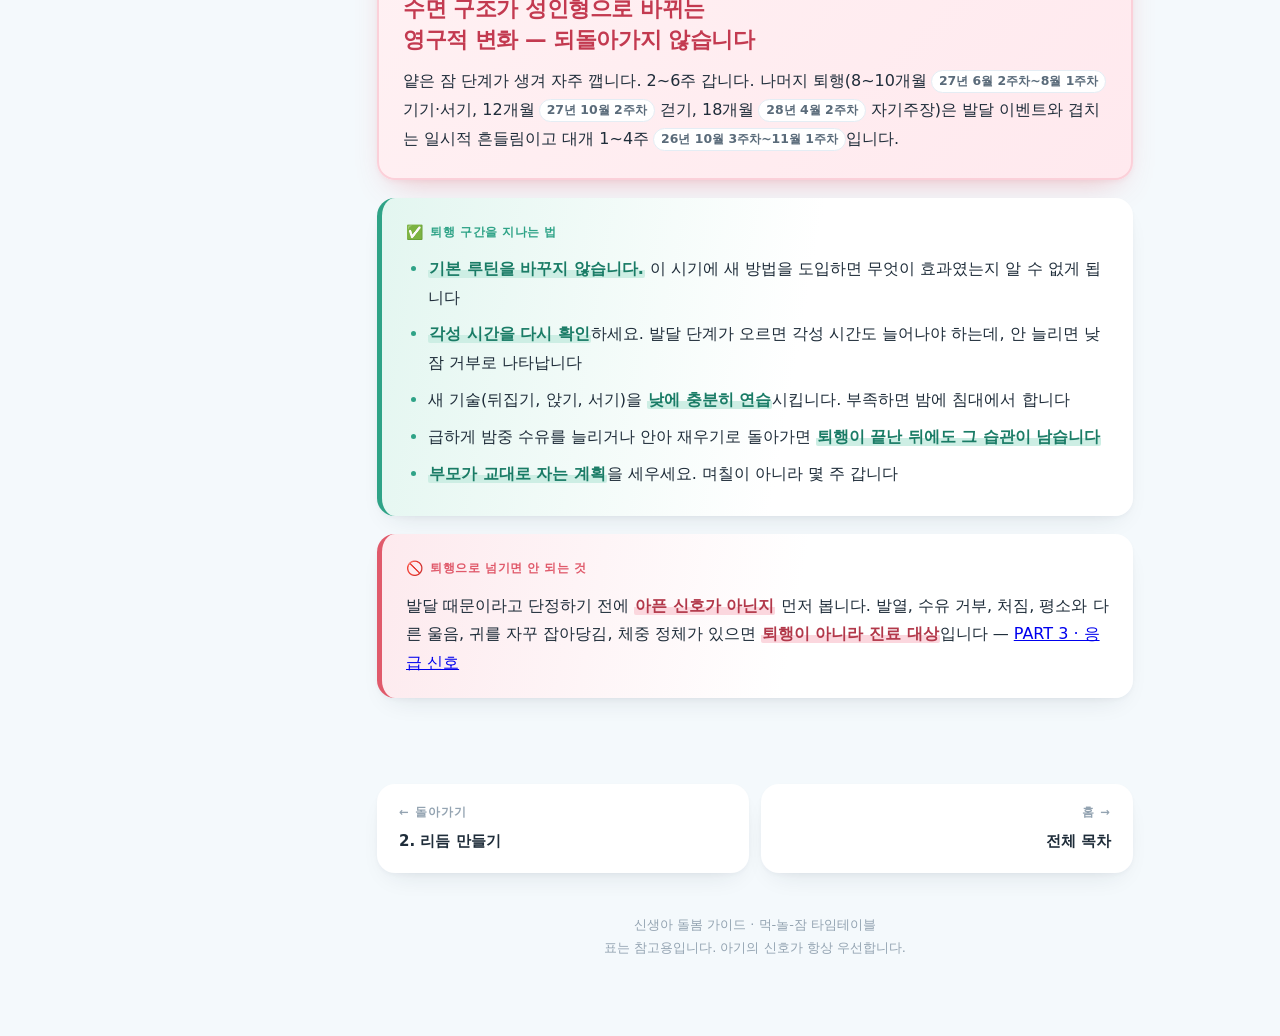
<file: rhythm.html>
<!DOCTYPE html>
<html lang="ko">
<head>
<meta charset="UTF-8">
<meta name="viewport" content="width=device-width, initial-scale=1">
<title>월령별 먹-놀-잠 타임테이블 — 신생아 돌봄 가이드</title>
<link rel="stylesheet" href="style.css">
</head>
<body class="p2">

<nav class="toc">
  <div class="wrap">
    <a class="home" href="index.html">홈</a>
    <p class="toc-title">먹-놀-잠 타임테이블</p>
    <a class="item" href="#a"><span class="dot"></span>a. 한눈에 보기</a>
    <a class="item" href="#b"><span class="dot"></span>b. 0~1개월</a>
    <a class="item" href="#c"><span class="dot"></span>c. 1~2개월</a>
    <a class="item" href="#d"><span class="dot"></span>d. 2~4개월</a>
    <a class="item" href="#e"><span class="dot"></span>e. 4~6개월</a>
    <a class="item" href="#f"><span class="dot"></span>f. 6~9개월</a>
    <a class="item" href="#g"><span class="dot"></span>g. 9~12개월</a>
    <a class="item" href="#h"><span class="dot"></span>h. 하루 예시</a>
    <a class="item" href="#i"><span class="dot"></span>i. 잠·밤중 수유 원칙</a>
    <a class="item" href="#j"><span class="dot"></span>j. 혼자 놀기 원칙</a>
    <a class="item" href="#k"><span class="dot"></span>k. 원더윅스·수면 퇴행</a>
    <div class="parts">
      <a href="calendar.html">📅 출산 달력</a>
      <a href="birth.html">0. 출산 당일</a>
      <a href="part1.html">1. 기본적인 생활</a>
      <a class="here" href="part2.html">2. 리듬 만들기</a>
      <a href="part3.html">3. 건강·의료</a>
      <a href="part4.html">4. 산모 회복</a>
      <a href="part5.html">5. 물건과 환경</a>
    </div>
  </div>
</nav>

<header class="page-head">
  <div class="wrap">
    <p class="part-badge">PART 2 부록 · 참조용</p>
    <h1>월령별 먹-놀-잠 타임테이블</h1>
    <p class="subtitle">우리 아기 개월수 하나만 찾으면 됩니다</p>
    <p class="lede">왜 그렇게 하는지는 <a href="part2.html">PART 2 · 리듬 만들기</a>에 있습니다. 여기는 <b>지금 개월수에 해당하는 숫자와 할 일</b>을 한 카드에 모은 것입니다.</p>
  </div>
</header>

<main class="wrap">

<div class="box critical">
  <span class="label">이 페이지를 읽기 전에</span>
  <p class="big">시계가 아니라 아기 신호를 따릅니다</p>
  <p>아래 숫자는 <strong>평균이고 편차가 매우 큽니다.</strong> 우리 아기가 표와 다르다고 잘못된 게 아닙니다. 표는 <strong>“지금 이게 정상 범위인가”를 확인하는 용도</strong>이지, 여기에 아기를 맞추는 용도가 아닙니다.</p>
  <p>판단 기준은 언제나 <strong>체중이 늘고, 잘 먹고, 소변 기저귀가 하루 6회 이상이고, 깨어 있을 때 활기가 있는가</strong>입니다. 이 네 가지가 지켜지면 표와 달라도 괜찮습니다.</p>
  <p><strong>미숙아라면 교정연령</strong>(출산 예정일 기준)으로 보세요. 원더윅스 주차도 마찬가지입니다.</p>
</div>

<p class="home-sec-title">지금 우리 아기는</p>
<div class="jump">
  <a href="#b">0~1개월</a>
  <a href="#c">1~2개월</a>
  <a href="#d">2~4개월</a>
  <a href="#e">4~6개월</a>
  <a href="#f">6~9개월</a>
  <a href="#g">9~12개월</a>
</div>

<!-- ============ a ============ -->
<section id="a">
  <div class="sec-head"><span class="sec-num">a</span><h2>한눈에 보기</h2></div>
  <p class="sec-sub">월령 간 비교용 요약. 자세한 건 아래 카드로</p>

  <div class="table-scroll">
    <table>
      <thead><tr><th>시기</th><th>먹</th><th>놀 (각성 시간)</th><th>잠</th><th>이 시기의 과제</th></tr></thead>
      <tbody>
        <tr><td><a href="#b">0~1개월</a></td><td class="wrapok">8~12회 · 2~3시간 간격<br><strong>밤에도 깨워서</strong></td><td class="wrapok"><strong>45~60분</strong></td><td class="wrapok">14~17시간 · 낮잠 4~6회</td><td class="wrapok">체중 회복 · 수유 확립</td></tr>
        <tr><td><a href="#c">1~2개월</a></td><td class="wrapok">7~9회 · 2~3시간 간격</td><td class="wrapok"><strong>1~1.5시간</strong></td><td class="wrapok">14~17시간 · 낮잠 4~5회</td><td class="bad wrapok">밤낮 구분 신호 · 울음 정점(6주)</td></tr>
        <tr><td><a href="#d">2~4개월</a></td><td class="wrapok">6~8회 · 3~4시간 간격</td><td class="wrapok"><strong>1.5~2시간</strong></td><td class="wrapok">13~16시간 · 낮잠 3~4회</td><td class="wrapok">수면 의식 정착 · 속싸개 중단</td></tr>
        <tr><td><a href="#e">4~6개월</a></td><td class="wrapok">5~6회 · 4시간 간격</td><td class="wrapok"><strong>2~2.5시간</strong></td><td class="wrapok">12~16시간 · 낮잠 3회</td><td class="bad wrapok">4개월 수면 퇴행 · 수면 교육 가능</td></tr>
        <tr><td><a href="#f">6~9개월</a></td><td class="wrapok">수유 4~5회 + 이유식 1~2회</td><td class="wrapok"><strong>2.5~3시간</strong></td><td class="wrapok">12~15시간 · 낮잠 2~3회</td><td class="wrapok">이유식 확립 · 밤중 수유 정리</td></tr>
        <tr><td><a href="#g">9~12개월</a></td><td class="wrapok">수유 3~4회 + 이유식 3회</td><td class="wrapok"><strong>3~4시간</strong></td><td class="wrapok">12~15시간 · 낮잠 2회</td><td class="wrapok">낮잠 2회로 정착</td></tr>
      </tbody>
    </table>
  </div>

  <div class="box why">
    <span class="label">“각성 시간”이 이 표에서 가장 실용적인 숫자입니다</span>
    <p>깬 순간부터 다시 잠들 때까지 버틸 수 있는 시간입니다. 이걸 넘기면 <strong>과피로</strong> 상태가 되어 코르티솔이 올라가고, <strong>오히려 잠들기 힘들어지고 자주 깹니다.</strong> “더 놀리면 더 잘 자겠지”가 통하지 않는 이유입니다.</p>
    <div class="flow">
      <span>시선 회피</span><i>→</i><span>하품</span><i>→</i><span>눈 비비기·귀 만지기</span><i>→</i><span>주먹 쥐고 뻗대기</span><i>→</i><span class="last">울음</span>
    </div>
    <p><strong>하품 단계에서 눕히는 게 이상적</strong>이고, 울음 단계면 늦은 겁니다. 각성 시간은 “슬슬 신호를 관찰할 때”를 알려주는 알람으로 쓰세요.</p>
  </div>
</section>

<!-- ============ b ============ -->
<section id="b">
  <div class="sec-head"><span class="sec-num">b</span><h2>0~1개월</h2></div>
  <p class="sec-sub">동작을 배우는 구간 — 체중 회복과 수유 확립이 전부입니다</p>

  <div class="mcard">
    <div class="row">
      <span class="k">🍼 먹</span>
      <div class="v">
        <p><strong>하루 8~12회, 2~3시간 간격.</strong> 1회량은 첫날 5~10ml(위가 체리 크기) → 1주 45~60ml(살구 크기) → 이후 60~90ml</p>
        <p><strong>출생 시 체중을 회복할 때까지(보통 2주)는 밤에도 4시간을 넘기지 않고 깨워서</strong> 먹입니다. 수유 중 잠들면 발바닥을 간지럽혀 마저 먹입니다</p>
        <p class="sub">급성장기 2~3주 — 갑자기 자주 먹으려 들면 며칠 그렇게 두면 됩니다. 젖 부족이 아닙니다</p>
      </div>
    </div>
    <div class="row">
      <span class="k">🌙 밤중</span>
      <div class="v">
        <p><strong>수유 → 트림 → 눕히기.</strong> 여기에 아무것도 붙이지 않습니다</p>
        <p>이 시기엔 <strong>트림을 생략하지 않습니다.</strong> 5분 해서 안 나오면 포기하고 눕혀도 됩니다</p>
        <p class="sub">조명·기저귀·자세 규칙은 <a href="#i">i. 잠·밤중 수유 원칙</a></p>
      </div>
    </div>
    <div class="row">
      <span class="k">🧸 놀</span>
      <div class="v">
        <p><strong>각성 45~60분.</strong> 수유 20~30분을 빼면 실제 놀이는 <strong>10~20분</strong> — 기저귀 갈고 눈 맞추면 끝입니다</p>
        <p>혼자 놀기 <strong>2~5분</strong> — 매트에 눕혀두고 같은 방에서 지켜봅니다. 터미 타임 <strong>하루 2~3회, 한 번에 3~5분</strong>부터</p>
      </div>
    </div>
    <div class="row">
      <span class="k">😴 잠</span>
      <div class="v">
        <p><strong>하루 14~17시간</strong>, 2~4시간씩 쪼개서. 낮잠 4~6회, 밤낮 구분 없음</p>
        <p><strong>할 일:</strong> 낮은 밝게·밤은 어둡게 하는 <strong>밤낮 신호 주기</strong>, 수면 안전 습관 굳히기</p>
        <p><strong>하지 말 것:</strong> 스케줄 맞추기, 수면 교육, 낮잠에 암막 치기</p>
      </div>
    </div>
    <div class="row warn">
      <span class="k">⚡ 이 시기 사건</span>
      <div class="v">
        <p>2주경 출생 체중 회복 · 3~5일 젖 도는 시기 · 원더윅스 5주(근거 제한, <a href="#k">k</a>)</p>
      </div>
    </div>
  </div>
</section>

<!-- ============ c ============ -->
<section id="c">
  <div class="sec-head"><span class="sec-num">c</span><h2>1~2개월</h2></div>
  <p class="sec-sub">울음이 가장 많은 구간 — 밤낮 구분 신호를 주는 시기</p>

  <div class="mcard">
    <div class="row">
      <span class="k">🍼 먹</span>
      <div class="v">
        <p><strong>하루 7~9회, 2~3시간 간격.</strong> 1회 90~120ml</p>
        <p>체중이 잘 늘고 있다면 <strong>밤에 스스로 깰 때까지 두어도 됩니다.</strong> 더 이상 깨우지 않습니다</p>
        <p class="sub">급성장기 6주 · 모유수유가 자리 잡았다면(3~4주 이후) 공갈젖꼭지 도입 가능 · 저녁 클러스터 피딩이 두드러지는 시기</p>
      </div>
    </div>
    <div class="row">
      <span class="k">🌙 밤중</span>
      <div class="v">
        <p>방식은 같고, <strong>트림 시도 시간을 줄여도 됩니다.</strong> 삼키는 공기가 줄어듭니다</p>
        <p>밤잠 첫 구간이 <strong>4~5시간</strong>으로 길어지기 시작합니다. 이때부터 <strong>“완전히 깨우지 않는 것”</strong>의 가치가 더 커집니다</p>
      </div>
    </div>
    <div class="row">
      <span class="k">🧸 놀</span>
      <div class="v">
        <p><strong>각성 1~1.5시간.</strong> 첫 미소가 나오는 시기</p>
        <p>혼자 놀기 <strong>2~5분</strong> 유지. 터미 타임은 조금씩 늘려갑니다</p>
      </div>
    </div>
    <div class="row">
      <span class="k">😴 잠</span>
      <div class="v">
        <p><strong>하루 14~17시간</strong>, 낮잠 4~5회</p>
        <p><strong>할 일:</strong> 6주부터 <strong>수면 의식 시작</strong>(지금은 효과가 미미해도 계속). <strong>졸리지만 깨어 있을 때 눕히기</strong>를 가끔 시도</p>
        <p><strong>하지 말 것:</strong> 울려서 재우는 방법, 밤중 수유 끊기</p>
      </div>
    </div>
    <div class="row warn">
      <span class="k">⚡ 이 시기 사건</span>
      <div class="v">
        <p><strong>울음 정점 6~8주</strong> — 달래도 안 그치는 게 정상입니다(<a href="part2.html#e">PART 2 · 영아산통</a>). 흔들린 아기 증후군 최대 위험 구간 · 원더윅스 8주</p>
      </div>
    </div>
  </div>
</section>

<!-- ============ d ============ -->
<section id="d">
  <div class="sec-head"><span class="sec-num">d</span><h2>2~4개월</h2></div>
  <p class="sec-sub">리듬이 잡히기 시작하고, 끝에 수면 퇴행이 옵니다</p>

  <div class="mcard">
    <div class="row">
      <span class="k">🍼 먹</span>
      <div class="v">
        <p><strong>하루 6~8회, 3~4시간 간격.</strong> 1회 120~150ml</p>
        <p class="sub">급성장기 3개월 · <strong>이유식은 아직입니다</strong> — 4개월 이전 시작은 권장되지 않습니다</p>
      </div>
    </div>
    <div class="row">
      <span class="k">🌙 밤중</span>
      <div class="v">
        <p>3개월을 넘기면 <strong>트림이 거의 필요 없어지는</strong> 아기가 많습니다</p>
        <p>4개월 퇴행으로 각성이 늘어나면 <strong>깨자마자 바로 물리지 말고 2~3분 기다려보세요.</strong> 매번 바로 물리면 “깸 = 수유”가 굳어집니다</p>
      </div>
    </div>
    <div class="row">
      <span class="k">🧸 놀</span>
      <div class="v">
        <p><strong>각성 1.5~2시간.</strong> 낮잠 길이가 들쭉날쭉해도 정상</p>
        <p>혼자 놀기 <strong>5~10분</strong> — 손이 닿는 곳에 장난감 하나. 손을 보고 발을 잡는 시기. 터미 타임 <strong>하루 총 20~30분</strong></p>
      </div>
    </div>
    <div class="row">
      <span class="k">😴 잠</span>
      <div class="v">
        <p><strong>하루 13~16시간</strong>, 낮잠 3~4회. 밤잠이 길어지기 시작합니다</p>
        <p><strong>할 일:</strong> 수면 의식 정착 · <strong>속싸개 중단</strong> — 뒤집기 조짐이 보이면 그날로. 한 팔 → 두 팔 순으로</p>
        <p><strong>하지 말 것:</strong> 4개월 이전 수면 교육 · 퇴행을 “버릇이 나빠졌다”로 해석하기</p>
      </div>
    </div>
    <div class="row warn">
      <span class="k">⚡ 이 시기 사건</span>
      <div class="v">
        <p><strong>4개월 수면 퇴행 시작</strong> — 수면 구조가 성인형으로 바뀌는 영구적 변화(<a href="#k">k</a>) · 속싸개 중단 · 원더윅스 12주·19주</p>
      </div>
    </div>
  </div>
</section>

<!-- ============ e ============ -->
<section id="e">
  <div class="sec-head"><span class="sec-num">e</span><h2>4~6개월</h2></div>
  <p class="sec-sub">수면 교육이 가능해지고, 이유식을 준비하는 시기</p>

  <div class="mcard">
    <div class="row">
      <span class="k">🍼 먹</span>
      <div class="v">
        <p><strong>하루 5~6회, 4시간 간격.</strong> 1회 150~200ml</p>
        <p><strong>이유식은 만 6개월 전후에</strong> — 목을 가누고 앉을 수 있고, 혀 내밀기 반사가 사라지고, 음식에 관심을 보일 때</p>
      </div>
    </div>
    <div class="row">
      <span class="k">🌙 밤중</span>
      <div class="v">
        <p>트림은 대개 불필요. <strong>밤중 수유 횟수를 줄여볼 수 있는 구간</strong>입니다</p>
        <p>깨면 먼저 토닥이거나 기다려보고, 그래도 안 되면 수유</p>
      </div>
    </div>
    <div class="row">
      <span class="k">🧸 놀</span>
      <div class="v">
        <p><strong>각성 2~2.5시간.</strong> 낮잠 시간이 예측 가능해지기 시작</p>
        <p>혼자 놀기 <strong>10~15분</strong> — 뒤집기 연습, 물건을 쥐고 입으로 탐색</p>
      </div>
    </div>
    <div class="row">
      <span class="k">😴 잠</span>
      <div class="v">
        <p><strong>하루 12~16시간</strong>, 낮잠 3회</p>
        <p><strong>할 일:</strong> <strong>수면 교육을 시작할 수 있는 구간.</strong> 낮잠 시간 고정 시도</p>
        <p><strong>하지 말 것:</strong> 이유식과 수면 교육을 같은 주에 동시 시작 — 무엇이 원인인지 알 수 없게 됩니다</p>
      </div>
    </div>
    <div class="row warn">
      <span class="k">⚡ 이 시기 사건</span>
      <div class="v">
        <p><strong>4개월 퇴행 진행(2~6주)</strong> · 원더윅스 19주·26주 · 26주 전후 <strong>분리불안 시작</strong></p>
      </div>
    </div>
  </div>
</section>

<!-- ============ f ============ -->
<section id="f">
  <div class="sec-head"><span class="sec-num">f</span><h2>6~9개월</h2></div>
  <p class="sec-sub">이유식이 자리 잡고, 밤중 수유를 정리하는 시기</p>

  <div class="mcard">
    <div class="row">
      <span class="k">🍼 먹</span>
      <div class="v">
        <p><strong>수유 4~5회 + 이유식 1~2회</strong></p>
        <p><strong>돌 전 금지:</strong> 꿀(영아 보툴리누스증), 생우유(주식으로), 통째 포도알·견과류 등 기도를 막는 크기. 요구르트·치즈 등 유제품은 이유식으로 가능</p>
      </div>
    </div>
    <div class="row">
      <span class="k">🌙 밤중</span>
      <div class="v">
        <p>밤에 깨는 것은 <strong>배고픔이 아닌 경우가 대부분</strong>입니다</p>
        <p><strong>밤중 수유 정리</strong>는 체중 증가를 전제로 <strong>소아과와 상의해서</strong> 시점을 정합니다</p>
      </div>
    </div>
    <div class="row">
      <span class="k">🧸 놀</span>
      <div class="v">
        <p><strong>각성 2.5~3시간</strong></p>
        <p>혼자 놀기 <strong>15~20분</strong> — 앉아서 놀기. <strong>안전한 바닥 공간</strong>이 중요해집니다. 터미 타임은 하루 총 1시간 정도</p>
      </div>
    </div>
    <div class="row">
      <span class="k">😴 잠</span>
      <div class="v">
        <p><strong>하루 12~15시간</strong>, 낮잠 2~3회 — <strong>3회 → 2회로 넘어가는 구간</strong></p>
        <p><strong>할 일:</strong> 밤중 수유 정리, 낮잠 전환</p>
        <p><strong>하지 말 것:</strong> 분리불안 시기에 갑작스러운 변화(잠자리·양육자 교체)</p>
      </div>
    </div>
    <div class="row warn">
      <span class="k">⚡ 이 시기 사건</span>
      <div class="v">
        <p>원더윅스 26주·37주 · 낯가림 · <strong>8~10개월 수면 퇴행</strong>(기기·잡고 서기, 2~4주)</p>
      </div>
    </div>
  </div>
</section>

<!-- ============ g ============ -->
<section id="g">
  <div class="sec-head"><span class="sec-num">g</span><h2>9~12개월</h2></div>
  <p class="sec-sub">낮잠 2회로 안정되고, 돌을 향해 갑니다</p>

  <div class="mcard">
    <div class="row">
      <span class="k">🍼 먹</span>
      <div class="v">
        <p><strong>수유 3~4회 + 이유식 3회</strong></p>
        <p class="sub">12개월부터 생우유 가능 · 그 전에는 안 됩니다</p>
      </div>
    </div>
    <div class="row">
      <span class="k">🌙 밤중</span>
      <div class="v">
        <p>남아 있는 밤중 수유가 오히려 <strong>습관적 각성을 유지</strong>시킬 수 있습니다. 정리 시점을 소아과와 정합니다</p>
      </div>
    </div>
    <div class="row">
      <span class="k">🧸 놀</span>
      <div class="v">
        <p><strong>각성 3~4시간</strong></p>
        <p>혼자 놀기 <strong>20~30분</strong> — 기어다니며 탐색. 안전 점검이 놀이의 전제입니다</p>
      </div>
    </div>
    <div class="row">
      <span class="k">😴 잠</span>
      <div class="v">
        <p><strong>하루 12~15시간</strong>, 낮잠 2회(오전·오후)로 안정</p>
        <p><strong>할 일:</strong> 낮잠 2회 정착, 취침 시간 고정</p>
        <p><strong>하지 말 것:</strong> 낮잠을 성급히 1회로 줄이기 — 보통 15개월 이후입니다</p>
      </div>
    </div>
    <div class="row warn">
      <span class="k">⚡ 이 시기 사건</span>
      <div class="v">
        <p>원더윅스 37주·46주·55주 · 8~10개월 퇴행 · <strong>12개월 퇴행</strong>(걷기·낮잠 전환, 1~3주)</p>
      </div>
    </div>
  </div>
</section>

<!-- ============ h ============ -->
<section id="h">
  <div class="sec-head"><span class="sec-num">h</span><h2>하루 예시</h2></div>
  <p class="sec-sub">이대로 맞추는 게 아니라, 하루가 대략 어떤 모양이 되는지 보는 용도</p>

  <div class="box stop">
    <span class="label">0~2개월엔 시간표를 짜서 맞추려 하지 마세요</span>
    <p>스케줄이 실제로 의미를 갖기 시작하는 건 <strong>대략 3~4개월</strong>부터입니다. 그 전엔 시간이 어긋나는 게 정상입니다.</p>
  </div>

  <h3>생후 6주 — 구조만 있는 하루</h3>
  <div class="table-scroll">
    <table>
      <thead><tr><th>시각</th><th>하는 일</th></tr></thead>
      <tbody>
        <tr><td>07:00</td><td class="wrapok">깨움 · <strong>커튼 열고 밝게</strong> · 수유 · 기저귀</td></tr>
        <tr><td>07:45</td><td class="wrapok">낮잠 1 (생활 소음 속에서)</td></tr>
        <tr><td>09:30</td><td class="wrapok">수유 · 짧은 각성(눈 맞추기, 터미 타임 3분)</td></tr>
        <tr><td>10:15</td><td class="wrapok">낮잠 2</td></tr>
        <tr><td>12:00</td><td class="wrapok">수유 · 각성 · <strong>창가 햇빛 또는 산책</strong></td></tr>
        <tr><td>13:00</td><td class="wrapok">낮잠 3</td></tr>
        <tr><td>15:00</td><td class="wrapok">수유 · 각성</td></tr>
        <tr><td>15:45</td><td class="wrapok">낮잠 4</td></tr>
        <tr><td>17:00~21:00</td><td class="bad wrapok"><strong>클러스터 피딩 + 저녁 보챔 구간</strong><br>30분~1시간 간격 수유, 낮잠은 짧고 자주. 이 시간대에 다른 일정을 잡지 마세요</td></tr>
        <tr><td>20:30</td><td class="wrapok">수면 의식 — 목욕 → 로션 → 수유 → 소등</td></tr>
        <tr><td>21:30</td><td class="wrapok">밤잠 시작</td></tr>
        <tr><td>밤중</td><td class="wrapok">2~4시간마다 수유 → 트림 → 눕히기</td></tr>
      </tbody>
    </table>
  </div>

  <h3>생후 4개월 — 리듬이 잡히기 시작</h3>
  <div class="table-scroll">
    <table>
      <thead><tr><th>시각</th><th>하는 일</th></tr></thead>
      <tbody>
        <tr><td>07:00</td><td class="wrapok">기상 · 수유</td></tr>
        <tr><td>09:00</td><td class="wrapok">낮잠 1 (1~1.5시간)</td></tr>
        <tr><td>10:30</td><td class="wrapok">수유 · 놀이 · 터미 타임</td></tr>
        <tr><td>12:00</td><td class="wrapok">낮잠 2 (1~2시간)</td></tr>
        <tr><td>14:00</td><td class="wrapok">수유 · 놀이 · 외출</td></tr>
        <tr><td>15:30</td><td class="wrapok">낮잠 3 (짧게, 30~45분)</td></tr>
        <tr><td>17:00</td><td class="wrapok">수유 · 조용한 놀이</td></tr>
        <tr><td>18:30</td><td class="wrapok"><strong>수면 의식 시작</strong> — 목욕 → 로션 → 수유 → 책 → 소등</td></tr>
        <tr><td>19:30</td><td class="wrapok">밤잠</td></tr>
        <tr><td>밤중</td><td class="wrapok">1~2회 수유 (개인차 큼)</td></tr>
      </tbody>
    </table>
  </div>

  <h3>생후 8개월 — 낮잠 2회</h3>
  <div class="table-scroll">
    <table>
      <thead><tr><th>시각</th><th>하는 일</th></tr></thead>
      <tbody>
        <tr><td>07:00</td><td class="wrapok">기상 · 수유</td></tr>
        <tr><td>08:00</td><td class="wrapok">이유식 (아침)</td></tr>
        <tr><td>09:30</td><td class="wrapok">낮잠 1 (1~1.5시간)</td></tr>
        <tr><td>11:00</td><td class="wrapok">수유 · 놀이 · <strong>혼자 노는 시간 15분</strong></td></tr>
        <tr><td>12:30</td><td class="wrapok">이유식 (점심)</td></tr>
        <tr><td>14:00</td><td class="wrapok">낮잠 2 (1~2시간)</td></tr>
        <tr><td>16:00</td><td class="wrapok">수유 · 놀이 · 외출</td></tr>
        <tr><td>18:00</td><td class="wrapok">이유식 (저녁)</td></tr>
        <tr><td>19:00</td><td class="wrapok">수면 의식</td></tr>
        <tr><td>19:30~20:00</td><td class="wrapok">밤잠</td></tr>
      </tbody>
    </table>
  </div>
</section>

<!-- ============ i ============ -->
<section id="i">
  <div class="sec-head"><span class="sec-num">i</span><h2>잠·밤중 수유 원칙</h2></div>
  <p class="sec-sub">개월수와 상관없이 늘 같은 것들</p>

  <div class="box why">
    <span class="label">밤에는 낮의 규칙을 적용하지 않습니다</span>
    <p>낮에는 <strong>먹 → 놀 → 잠</strong>으로 먹기와 잠을 분리합니다. <strong>밤에는 그러지 않습니다.</strong> 밤중 수유는 <strong>먹 → 잠</strong>이 정답이고, 목표는 “아기를 최대한 안 깨운 채로 배를 채워 다시 눕히는 것” 하나입니다.</p>
  </div>

  <div class="flow">
    <span>수유</span><i>→</i><span>트림</span><i>→</i><span class="last">눕히기</span>
  </div>

  <div class="box do">
    <span class="label">밤중 수유 — 여기에 아무것도 더 붙이지 않습니다</span>
    <ul>
      <li><strong>조명은 간접등 하나만.</strong> 스마트폰 화면도 최소로</li>
      <li><strong>말을 걸지 않고, 눈을 맞추지 않습니다</strong></li>
      <li><strong>기저귀는 대변일 때만.</strong> 갈아야 한다면 <strong>수유 전에</strong> — 수유 후에 갈면 잠든 아기를 다시 깨우는 셈입니다</li>
      <li>눕힐 때는 <strong>등을 대고, 얼굴만 옆으로.</strong> 몸을 옆으로 눕히지 않습니다</li>
      <li>상체 세우기는 <strong>역류가 심한 아기만 15분</strong>, 아니면 2~5분이면 충분합니다. 새벽마다 15분은 부모가 못 버팁니다</li>
    </ul>
  </div>

  <div class="box critical">
    <span class="label">어느 개월이든 지키는 것</span>
    <ul>
      <li><strong>4개월 이전에는 수면 교육을 하지 않습니다.</strong> 배고픔과 잠을 분리할 수 있는 상태가 아닙니다</li>
      <li><strong>속싸개는 뒤집기 조짐이 보이면 그날로 중단.</strong> 미루면 질식 위험이 생깁니다</li>
      <li><strong>젖병을 물린 채 눕혀 재우지 않습니다.</strong> 사레·중이염, 이가 나면 충치</li>
      <li>잠자리는 <strong>항상 등을 대고, 딱딱한 매트리스, 침대 안에 아무것도 없이.</strong> 돌까지 계속입니다 — <a href="part1.html#h">PART 1 · 수면 안전</a></li>
      <li>졸린 상태로 수유하다 <strong>부모가 같이 잠드는 것</strong>이 이 시기 가장 위험한 상황입니다. 특히 <strong>소파·안락의자</strong>는 침대보다 더 위험합니다. 졸릴 것 같으면 처음부터 침대에서 먹이고, 끝나면 아기를 자기 잠자리로 옮기세요</li>
    </ul>
  </div>

  <div class="box miss">
    <span class="label">밤을 견디는 실무</span>
    <ul>
      <li>수유 자리 옆에 <strong>물·간식·충전기·여벌 기저귀</strong>를 미리 세팅</li>
      <li><strong>부모가 밤을 나눠 맡습니다.</strong> 한 명이 전반, 한 명이 후반을 맡아 <strong>각자 연속 4~5시간</strong>을 확보하는 게 총 수면 시간보다 중요합니다</li>
      <li>분유나 유축분을 병행한다면 <strong>밤 한 타임을 통째로 배우자가</strong> — <a href="part4.html#c">PART 4 · 산후우울</a>에서 가장 효과가 큰 개입으로 꼽은 것입니다</li>
    </ul>
  </div>
</section>

<!-- ============ j ============ -->
<section id="j">
  <div class="sec-head"><span class="sec-num">j</span><h2>혼자 놀기 원칙</h2></div>
  <p class="sec-sub">방치가 아니라, 보이는 곳에서 개입하지 않는 것</p>

  <div class="box why">
    <span class="label">원리</span>
    <p>아기가 자기 손을 보고, 소리를 내고, 몸을 뒤척이는 그 시간에 <strong>스스로 집중하는 능력</strong>이 자랍니다. 실용적으로는 이 시간이 늘어야 부모가 <strong>화장실에 가고 밥을 먹을 수 있습니다.</strong> 개월별 시간은 위 카드에 있습니다.</p>
  </div>

  <div class="box do">
    <span class="label">늘리는 법</span>
    <ul>
      <li><strong>기분 좋을 때 시작합니다.</strong> 잘 자고 잘 먹은 직후. 배고프거나 졸릴 때는 실패합니다</li>
      <li>칭얼거리면 <strong>바로 개입하지 말고 몇 초 기다려</strong> 봅니다. 스스로 돌아오는 경우가 있습니다</li>
      <li>본격적으로 울면 <strong>가서 안아줍니다.</strong> 울려서 버티는 훈련이 아닙니다</li>
      <li>장난감은 <strong>한 번에 하나둘</strong>만. 많으면 오히려 집중을 못 합니다</li>
      <li>떠날 때 <strong>몰래 사라지지 말고 말을 하고</strong> 갑니다 — “엄마 여기 있어”</li>
    </ul>
  </div>

  <div class="box critical">
    <span class="label">안전 조건</span>
    <ul>
      <li><strong>항상 보이는 곳</strong>에서. 다른 방에 두는 게 아닙니다</li>
      <li>바닥의 <strong>평평하고 단단한 곳</strong>에. 소파·침대·기저귀 갈이대 위는 안 됩니다</li>
      <li>주변에 <strong>줄·끈·비닐·작은 물건</strong>이 없을 것</li>
      <li><strong>잠들면 즉시 잠자리로.</strong> 놀이 매트나 바운서에서 재우지 않습니다</li>
      <li><strong>터미 타임은 반드시 깨어 있고 지켜보는 상태</strong>에서만. 싫어하면 부모 가슴 위에 엎어놓는 자세로 시작하면 수월합니다</li>
    </ul>
  </div>
</section>

<!-- ============ k ============ -->
<section id="k">
  <div class="sec-head"><span class="sec-num">k</span><h2>원더윅스와 수면 퇴행</h2></div>
  <p class="sec-sub">“갑자기 왜 이러지” 싶을 때 확인하는 것</p>

  <div class="box why">
    <span class="label">왜 알아두나</span>
    <p>잘 자고 잘 먹던 아기가 <strong>이유 없이 무너지는 시기</strong>가 반복해서 옵니다. 미리 알아두는 것의 가치는 예측이 아니라 <strong>해석</strong>입니다. “내가 뭘 잘못했나”, “버릇이 나빠졌나”로 해석하면 불필요한 대응을 하게 되고 부모가 먼저 무너집니다.</p>
  </div>

  <h3>원더윅스 (도약기) — 출산 예정일 기준 주차</h3>
  <div class="flow">
    <span>5주</span><i>→</i><span>8주</span><i>→</i><span>12주</span><i>→</i><span class="last">19주</span><i>→</i><span>26주</span><i>→</i><span>37주</span><i>→</i><span>46주</span><i>→</i><span>55주</span>
  </div>
  <div class="box miss">
    <span class="label">근거는 제한적입니다</span>
    <p>널리 알려진 개념이지만, <strong>제시된 주차에 실제로 발달 도약이 일어난다는 근거는 확립되어 있지 않습니다.</strong> 원 연구를 재현하려는 시도가 성공하지 못했다는 보고가 있습니다. <strong>달력으로 삼지 마세요.</strong> “힘든 시기가 반복해서 온다”는 사실만 가져가고, 표에 없는 주에 힘들어도 이상한 게 아닙니다. 19주 도약은 4개월 수면 퇴행과 겹쳐서 특히 힘들다고 알려져 있습니다.</p>
  </div>

  <h3>수면 퇴행</h3>
  <div class="flow">
    <span class="last">4개월</span><i>→</i><span>8~10개월</span><i>→</i><span>12개월</span><i>→</i><span>18개월</span>
  </div>
  <div class="box critical">
    <span class="label">4개월 퇴행만은 진짜입니다</span>
    <p class="big">수면 구조가 성인형으로 바뀌는<br>영구적 변화 — 되돌아가지 않습니다</p>
    <p>얕은 잠 단계가 생겨 자주 깹니다. 2~6주 갑니다. 나머지 퇴행(8~10개월 기기·서기, 12개월 걷기, 18개월 자기주장)은 발달 이벤트와 겹치는 일시적 흔들림이고 대개 1~4주입니다.</p>
  </div>

  <div class="box do">
    <span class="label">퇴행 구간을 지나는 법</span>
    <ul>
      <li><strong>기본 루틴을 바꾸지 않습니다.</strong> 이 시기에 새 방법을 도입하면 무엇이 효과였는지 알 수 없게 됩니다</li>
      <li><strong>각성 시간을 다시 확인</strong>하세요. 발달 단계가 오르면 각성 시간도 늘어나야 하는데, 안 늘리면 낮잠 거부로 나타납니다</li>
      <li>새 기술(뒤집기, 앉기, 서기)을 <strong>낮에 충분히 연습</strong>시킵니다. 부족하면 밤에 침대에서 합니다</li>
      <li>급하게 밤중 수유를 늘리거나 안아 재우기로 돌아가면 <strong>퇴행이 끝난 뒤에도 그 습관이 남습니다</strong></li>
      <li><strong>부모가 교대로 자는 계획</strong>을 세우세요. 며칠이 아니라 몇 주 갑니다</li>
    </ul>
  </div>

  <div class="box stop">
    <span class="label">퇴행으로 넘기면 안 되는 것</span>
    <p>발달 때문이라고 단정하기 전에 <strong>아픈 신호가 아닌지</strong> 먼저 봅니다. 발열, 수유 거부, 처짐, 평소와 다른 울음, 귀를 자꾸 잡아당김, 체중 정체가 있으면 <strong>퇴행이 아니라 진료 대상</strong>입니다 — <a href="part3.html#d">PART 3 · 응급 신호</a></p>
  </div>
</section>

<div class="pager">
  <a href="part2.html"><span class="dir">← 돌아가기</span><span class="name">2. 리듬 만들기</span></a>
  <a class="next" href="index.html"><span class="dir">홈 →</span><span class="name">전체 목차</span></a>
</div>

</main>

<footer>
  <div class="wrap">
    신생아 돌봄 가이드 · 먹-놀-잠 타임테이블<br>
    표는 참고용입니다. 아기의 신호가 항상 우선합니다.
  </div>
</footer>

<script src="dates.js"></script>
<script src="nav.js"></script>
</body>
</html>
</file>
<file: style.css>
/* ============================================================
   신생아 돌봄 가이드 — 공통 스타일
   각 페이지는 <body class="p1"> ~ <body class="p5"> 로 테마 색을 정합니다.
   ============================================================ */
:root{
  --bg:#f4f9fc;
  --card:#ffffff;
  --ink:#1f2d3a;
  --ink-2:#5a6b7a;
  --ink-3:#93a3b1;
  --line:#e4edf4;

  --sky:#3d8fd1;      --sky-bg:#e8f3fc;      --sky-2:#6fb6e8;   --sky-dk:#12507e;
  --mint:#2fa387;     --mint-bg:#e3f6f0;     --mint-2:#5fc7ab;  --mint-dk:#1a7c66;
  --rose:#e05a6b;     --rose-bg:#fdeaee;     --rose-2:#f08a97;  --rose-dk:#b2384a;
  --lilac:#7c6ad0;    --lilac-bg:#f0edfd;    --lilac-2:#a294e4; --lilac-dk:#5a48ab;
  --apricot:#d98527;  --apricot-bg:#fdf1de;  --apricot-2:#efa74e; --apricot-dk:#a55f10;

  --radius:18px;
  --shadow:0 2px 4px rgba(31,45,58,.03), 0 12px 28px -14px rgba(31,45,58,.14);
  --sans:"Pretendard","Malgun Gothic","Apple SD Gothic Neo",system-ui,-apple-system,sans-serif;

  /* 기본 테마(홈) */
  --theme:#3d8fd1; --theme-2:#6fb6e8; --theme-bg:#e8f3fc; --theme-dk:#12507e;
}
body.p1{--theme:#3d8fd1;--theme-2:#6fb6e8;--theme-bg:#e8f3fc;--theme-dk:#12507e}
body.p2{--theme:#2fa387;--theme-2:#5fc7ab;--theme-bg:#e3f6f0;--theme-dk:#1a7c66}
body.p3{--theme:#e05a6b;--theme-2:#f08a97;--theme-bg:#fdeaee;--theme-dk:#b2384a}
body.p4{--theme:#7c6ad0;--theme-2:#a294e4;--theme-bg:#f0edfd;--theme-dk:#5a48ab}
body.p5{--theme:#d98527;--theme-2:#efa74e;--theme-bg:#fdf1de;--theme-dk:#a55f10}

*{box-sizing:border-box}
html{scroll-behavior:smooth}
body{
  margin:0;background:var(--bg);color:var(--ink);
  font-family:var(--sans);font-size:16px;line-height:1.8;
  -webkit-font-smoothing:antialiased;
}
.wrap{max-width:800px;margin:0 auto;padding:0 22px}

/* ============ 사이드바 ============ */
nav.toc{
  position:fixed;top:0;height:100vh;width:210px;z-index:20;
  left:max(16px,calc(50% - 525px));
  display:flex;flex-direction:column;justify-content:center;
  padding:24px 0;overflow-y:auto;scrollbar-width:none;
}
nav.toc::-webkit-scrollbar{display:none}
nav.toc .wrap{display:flex;flex-direction:column;gap:2px;max-width:none;padding:0}

nav.toc .home{
  display:flex;align-items:center;gap:8px;text-decoration:none;
  font-size:13px;font-weight:700;color:var(--ink-2);
  padding:8px 13px;border-radius:11px;margin-bottom:6px;transition:.16s;
}
nav.toc .home::before{content:"←";font-size:14px}
nav.toc .home:hover{background:#fff;color:var(--theme);box-shadow:var(--shadow)}

nav.toc .toc-title{
  font-size:11px;font-weight:800;letter-spacing:.1em;color:var(--theme);
  padding:14px 13px 8px;margin:0;
}
nav.toc a.item{
  display:flex;align-items:center;gap:9px;text-decoration:none;
  color:var(--ink-2);font-weight:600;font-size:13.5px;
  padding:7px 13px;border-radius:11px;white-space:nowrap;
  border-left:3px solid transparent;transition:.16s;
}
nav.toc a.item .dot{
  width:7px;height:7px;border-radius:50%;background:#cddced;
  flex:0 0 auto;transition:.16s;
}
nav.toc a.item:hover{color:var(--theme);background:#fff;box-shadow:var(--shadow)}
nav.toc a.item:hover .dot{background:var(--theme)}
nav.toc a.item.active{
  color:var(--theme-dk);background:#fff;box-shadow:var(--shadow);
  border-left-color:var(--theme);
}
nav.toc a.item.active .dot{background:var(--theme);box-shadow:0 0 0 4px color-mix(in srgb,var(--theme) 18%,transparent)}

/* 파트 이동 */
nav.toc .parts{margin-top:18px;padding-top:14px;border-top:1px solid var(--line)}
nav.toc .parts a{
  display:block;text-decoration:none;font-size:12.5px;font-weight:600;
  color:var(--ink-3);padding:5px 13px;border-radius:9px;transition:.16s;
}
nav.toc .parts a:hover{background:#fff;color:var(--ink)}
nav.toc .parts a.here{color:var(--theme-dk);font-weight:800}
nav.toc .parts a.todo{color:#c3ceda}

/* 본문 오프셋 */
@media(min-width:1180px){
  header .wrap,main.wrap,footer .wrap{
    margin-left:max(256px,calc(50% - 285px));margin-right:22px;
  }
  header.page-head{text-align:left}
}

/* 좁은 화면 → 상단 가로바 */
@media(max-width:1179px){
  nav.toc{
    position:sticky;top:0;left:auto;height:auto;width:auto;padding:0;
    flex-direction:row;background:rgba(244,249,252,.94);backdrop-filter:blur(12px);
    border-bottom:1px solid var(--line);
  }
  nav.toc .toc-title,nav.toc .parts{display:none}
  nav.toc .wrap{
    flex-direction:row;align-items:center;gap:7px;overflow-x:auto;max-width:800px;
    padding:11px 22px;scrollbar-width:none;
  }
  nav.toc .wrap::-webkit-scrollbar{display:none}
  nav.toc .home{margin:0;background:#fff;border:1px solid var(--line);flex:0 0 auto;padding:6px 12px}
  nav.toc a.item{
    flex:0 0 auto;font-size:13px;padding:6px 13px;border-radius:99px;
    background:#fff;border:1px solid var(--line);border-left-width:1px;
  }
  nav.toc a.item .dot{display:none}
  nav.toc a.item.active{border-color:var(--theme);color:var(--theme-dk)}
}

/* ============ 페이지 헤더 ============ */
header.page-head{
  padding:70px 0 44px;position:relative;overflow:hidden;
  background:
    radial-gradient(700px 340px at 15% -10%, var(--theme-bg) 0%, transparent 64%),
    linear-gradient(180deg,#ffffff 0%, var(--bg) 100%);
}
.part-badge{
  display:inline-block;font-size:11.5px;letter-spacing:.14em;font-weight:800;
  color:var(--theme);background:#fff;border:1px solid var(--line);
  padding:6px 15px;border-radius:99px;margin:0 0 18px;box-shadow:var(--shadow);
}
header.page-head h1{
  font-size:clamp(1.9rem,1.1rem+3.2vw,2.9rem);line-height:1.22;
  margin:0 0 14px;font-weight:800;letter-spacing:-.03em;
}
header.page-head .subtitle{color:var(--ink-2);font-size:.95rem;margin:0 0 18px;font-weight:500}
header.page-head .lede{color:var(--ink-2);font-size:1rem;margin:0;max-width:48ch}

/* ============ 섹션 ============ */
section{padding:44px 0 24px;scroll-margin-top:70px}
.sec-head{display:flex;align-items:center;gap:14px;margin-bottom:4px}
.sec-num{
  flex:0 0 auto;width:44px;height:44px;border-radius:14px;display:grid;place-items:center;
  font-size:1.15rem;font-weight:800;color:#fff;
  background:linear-gradient(140deg,var(--theme),var(--theme-2));
  box-shadow:0 8px 16px -8px color-mix(in srgb,var(--theme) 70%,transparent);
}
h2{font-size:1.7rem;margin:0;font-weight:800;letter-spacing:-.025em}
.sec-sub{color:var(--ink-3);font-size:.92rem;margin:0 0 22px;padding-left:58px}
@media(max-width:560px){.sec-sub{padding-left:0}}

h3{font-size:1.02rem;margin:30px 0 10px;font-weight:700;letter-spacing:-.015em}
h3::before{content:"";display:inline-block;width:6px;height:16px;border-radius:3px;
  background:linear-gradient(var(--theme),var(--theme-2));margin-right:10px;vertical-align:-3px}
p{margin:0 0 14px}
strong{font-weight:700;color:var(--theme-dk);
  background:linear-gradient(transparent 60%,color-mix(in srgb,var(--theme) 20%,#fff) 60%);
  padding:0 1px;border-radius:2px}

ul,ol{margin:0 0 16px;padding-left:22px}
li{margin:0 0 8px}
li::marker{color:var(--theme)}

.plain{background:var(--card);border-radius:var(--radius);padding:20px 24px;box-shadow:var(--shadow);margin:18px 0}
.plain ul:last-child,.plain p:last-child{margin-bottom:0}

/* ============ 콜아웃 ============ */
.box{
  border-radius:var(--radius);padding:20px 24px;margin:18px 0;
  background:var(--card);box-shadow:var(--shadow);border-left:5px solid var(--sky);
}
.box .label{display:inline-flex;align-items:center;gap:7px;font-size:12px;font-weight:800;letter-spacing:.04em;margin-bottom:10px}
.box .label::before{font-size:14px}
.box p:last-child,.box ul:last-child,.box ol:last-child{margin-bottom:0}

.box.why{border-left-color:var(--sky);background:linear-gradient(100deg,var(--sky-bg) 0%,#fff 55%)}
.box.why .label{color:var(--sky)}
.box.why .label::before{content:"💡"}
.box.why strong{color:var(--sky-dk);background:linear-gradient(transparent 60%,#d7ecfb 60%)}

.box.do{border-left-color:var(--mint);background:linear-gradient(100deg,var(--mint-bg) 0%,#fff 55%)}
.box.do .label{color:var(--mint)}
.box.do .label::before{content:"✅"}
.box.do strong{color:var(--mint-dk);background:linear-gradient(transparent 60%,#cdeee4 60%)}

.box.miss{border-left-color:var(--apricot);background:linear-gradient(100deg,var(--apricot-bg) 0%,#fff 55%)}
.box.miss .label{color:var(--apricot)}
.box.miss .label::before{content:"⚠️"}
.box.miss strong{color:var(--apricot-dk);background:linear-gradient(transparent 60%,#fbe4bc 60%)}

.box.stop{border-left-color:var(--rose);background:linear-gradient(100deg,var(--rose-bg) 0%,#fff 55%)}
.box.stop .label{color:var(--rose)}
.box.stop .label::before{content:"🚫"}
.box.stop strong{color:var(--rose-dk);background:linear-gradient(transparent 60%,#fbd7de 60%)}

.box.info{border-left-color:var(--lilac);background:linear-gradient(100deg,var(--lilac-bg) 0%,#fff 55%)}
.box.info .label{color:var(--lilac)}
.box.info .label::before{content:"📌"}
.box.info strong{color:var(--lilac-dk);background:linear-gradient(transparent 60%,#e0daf9 60%)}

/* 목숨이 걸린 블록 */
.box.critical{
  border:none;border-left:none;padding:26px;
  background:linear-gradient(135deg,#fff1f3 0%,#ffe9ee 100%);
  box-shadow:0 2px 4px rgba(224,90,107,.06), 0 14px 34px -16px rgba(224,90,107,.45);
  outline:2px solid #fbd0d9;outline-offset:-2px;
}
.box.critical .label{color:var(--rose)}
.box.critical .label::before{content:"❗"}
.box.critical .big{font-size:1.35rem;line-height:1.45;font-weight:800;margin:0 0 12px;color:#c33a50;letter-spacing:-.02em}
.box.critical strong{color:#c33a50;background:linear-gradient(transparent 58%,#fbc9d3 58%)}
.box.critical li::marker{color:var(--rose)}

/* 병원 신호 */
.hospital{
  border-radius:var(--radius);padding:20px 24px;margin:18px 0;
  background:var(--card);box-shadow:var(--shadow);border:1.5px dashed #f3b4be;
}
.hospital .label{display:inline-flex;align-items:center;gap:7px;color:var(--rose);
  font-size:12px;font-weight:800;letter-spacing:.04em;margin-bottom:10px}
.hospital .label::before{content:"🏥";font-size:14px}
.hospital ul{margin-bottom:0}
.hospital li::marker{color:var(--rose)}
.hospital strong{color:var(--rose-dk);background:linear-gradient(transparent 60%,#fbd7de 60%)}

/* ============ 단계 목록 ============ */
ol.steps{list-style:none;padding:0;counter-reset:s;margin:18px 0}
ol.steps li{
  counter-increment:s;position:relative;padding:12px 18px 12px 54px;margin-bottom:9px;
  background:var(--card);border-radius:13px;box-shadow:0 1px 2px rgba(31,45,58,.04);
}
ol.steps li::before{
  content:counter(s);position:absolute;left:15px;top:12px;
  width:26px;height:26px;border-radius:9px;
  background:linear-gradient(140deg,var(--theme),var(--theme-2));color:#fff;
  font-size:13px;font-weight:800;display:grid;place-items:center;
}

/* ============ 플로우 ============ */
.flow{
  display:flex;flex-wrap:wrap;align-items:center;gap:8px;
  background:var(--card);border-radius:var(--radius);padding:18px 20px;
  box-shadow:var(--shadow);margin:18px 0;
}
.flow span{
  font-size:14px;padding:6px 13px;border-radius:99px;
  background:var(--theme-bg);color:var(--theme-dk);font-weight:600;white-space:nowrap;
}
.flow span.last{background:var(--rose-bg);color:var(--rose-dk)}
.flow i{color:var(--ink-3);font-style:normal;font-size:13px}

/* ============ 표 ============ */
.table-scroll{overflow-x:auto;margin:18px 0;border-radius:var(--radius);box-shadow:var(--shadow);background:var(--card)}
table{width:100%;border-collapse:collapse;font-size:14.5px;min-width:440px}
th,td{padding:13px 16px;text-align:left;border-bottom:1px solid var(--line);vertical-align:top}
th{background:var(--theme-bg);color:var(--theme-dk);font-weight:700;font-size:13px;white-space:nowrap}
tr:last-child td{border-bottom:none}
tbody tr:hover{background:#fafcfe}
td:first-child{font-weight:700;white-space:nowrap;color:var(--ink)}
td.good{color:#1f7f68}
td.bad{color:#c33a50}
td.wrapok{white-space:normal}

/* ============ 참고 링크 ============ */
.refs{margin:22px 0 4px}
.refs .rlabel{font-size:11.5px;letter-spacing:.08em;color:var(--ink-3);font-weight:700;display:block;margin-bottom:9px}
.refs a{
  display:inline-flex;align-items:center;gap:7px;text-decoration:none;
  font-size:13.5px;font-weight:600;color:var(--lilac);background:var(--lilac-bg);
  padding:7px 14px;border-radius:11px;margin:0 7px 7px 0;transition:.16s;
}
.refs a::before{content:"▶";font-size:9px}
.refs a:hover{background:#e5e0fb;transform:translateY(-1px)}

/* ============ 페이지 이동 ============ */
.pager{display:flex;gap:12px;flex-wrap:wrap;margin:44px 0 0}
.pager a{
  flex:1 1 220px;text-decoration:none;background:var(--card);border-radius:var(--radius);
  padding:18px 22px;box-shadow:var(--shadow);transition:.16s;
}
.pager a:hover{transform:translateY(-2px)}
.pager .dir{display:block;font-size:11.5px;font-weight:800;letter-spacing:.1em;color:var(--ink-3);margin-bottom:5px}
.pager .name{display:block;font-size:15px;font-weight:700;color:var(--ink)}
.pager a.next{text-align:right}

footer{padding:40px 0 76px;color:var(--ink-3);font-size:13px;text-align:center}

/* ============ 준비 중 페이지 ============ */
.todo-list{background:var(--card);border-radius:var(--radius);padding:24px 28px;box-shadow:var(--shadow);margin:18px 0}
.todo-list li{color:var(--ink-2)}
.stub-note{
  margin:26px 0;padding:22px 26px;border-radius:var(--radius);
  background:linear-gradient(120deg,var(--theme-bg),#fff);color:var(--ink-2);font-size:14.5px;
}

/* ============ 홈 ============ */
.hero{
  padding:96px 0 56px;text-align:center;
  background:
    radial-gradient(700px 340px at 18% -8%, #dcefff 0%, transparent 62%),
    radial-gradient(620px 320px at 86% 2%, #e2f7ef 0%, transparent 60%),
    linear-gradient(180deg,#fff 0%, var(--bg) 100%);
}
.hero .eyebrow{
  display:inline-block;font-size:12px;letter-spacing:.16em;font-weight:700;
  color:var(--sky);background:#fff;border:1px solid var(--line);
  padding:6px 16px;border-radius:99px;margin:0 0 22px;box-shadow:var(--shadow);
}
.hero h1{font-size:clamp(2.1rem,1.1rem+3.8vw,3.3rem);line-height:1.2;margin:0 0 16px;font-weight:800;letter-spacing:-.03em}
.hero h1 .grad{background:linear-gradient(100deg,var(--sky),var(--mint));-webkit-background-clip:text;background-clip:text;color:transparent}
.hero .lede{color:var(--ink-2);margin:0 auto;max-width:44ch}

.cards{display:grid;grid-template-columns:repeat(auto-fit,minmax(258px,1fr));gap:16px;margin:8px 0 0}
.card{
  display:block;text-decoration:none;color:inherit;background:var(--card);
  border-radius:22px;padding:26px 26px 24px;box-shadow:var(--shadow);
  border-top:5px solid var(--c);transition:.18s;position:relative;
}
.card:hover{transform:translateY(-4px);box-shadow:0 4px 8px rgba(31,45,58,.05),0 20px 40px -18px rgba(31,45,58,.28)}
.card .cnum{
  display:inline-flex;align-items:center;justify-content:center;
  width:38px;height:38px;border-radius:12px;color:#fff;font-weight:800;font-size:1.05rem;
  background:var(--c);margin-bottom:14px;
}
.card h3{margin:0 0 8px;font-size:1.22rem;font-weight:800;letter-spacing:-.02em}
.card h3::before{display:none}
.card p{margin:0 0 14px;font-size:14px;color:var(--ink-2);line-height:1.65}
.card .tags{display:flex;flex-wrap:wrap;gap:6px}
.card .tags span{font-size:11.5px;font-weight:600;padding:4px 10px;border-radius:99px;background:var(--cbg);color:var(--cdk)}
.card .flag{
  position:absolute;top:24px;right:24px;font-size:11px;font-weight:800;
  padding:4px 10px;border-radius:99px;background:#eef3f7;color:var(--ink-3);
}
.card.ready .flag{background:var(--cbg);color:var(--cdk)}

.home-note{
  margin:36px 0 0;padding:26px 28px;border-radius:22px;
  background:linear-gradient(135deg,#fff1f3,#ffe9ee);outline:2px solid #fbd0d9;outline-offset:-2px;
}
.home-note h4{margin:0 0 10px;font-size:12px;font-weight:800;letter-spacing:.08em;color:var(--rose)}
.home-note .big{font-size:1.3rem;font-weight:800;color:#c33a50;margin:0 0 10px;line-height:1.4}
.home-note p{margin:0;font-size:14.5px;color:var(--ink-2)}
.home-note strong{color:#c33a50;background:linear-gradient(transparent 58%,#fbc9d3 58%)}
.home-sec-title{font-size:12px;font-weight:800;letter-spacing:.1em;color:var(--ink-3);margin:44px 0 14px}

.sheet-link{margin:16px 0 0!important}
.sheet-link a{
  display:inline-flex;align-items:center;gap:8px;text-decoration:none;
  font-size:14px;font-weight:800;color:#fff;background:#c33a50;
  padding:11px 18px;border-radius:99px;transition:.16s;
  box-shadow:0 2px 4px rgba(195,58,80,.18),0 10px 22px -12px rgba(195,58,80,.6);
}
.sheet-link a::before{content:"🖨";font-size:15px}
.sheet-link a:hover{background:#a82b40;transform:translateY(-2px)}

/* ============ 타임테이블 (rhythm.html) ============ */
.jump{display:flex;flex-wrap:wrap;gap:8px;margin:0 0 8px}
.jump a{
  display:inline-flex;align-items:center;text-decoration:none;
  font-size:14px;font-weight:800;color:var(--theme-dk);background:var(--theme-bg);
  padding:9px 16px;border-radius:99px;transition:.16s;
}
.jump a:hover{background:var(--theme);color:#fff;transform:translateY(-2px)}

.mcard{background:var(--card);border-radius:var(--radius);box-shadow:var(--shadow);padding:4px 24px;margin:18px 0}
.mcard .row{display:grid;grid-template-columns:104px 1fr;gap:16px;padding:16px 0;border-bottom:1px solid var(--line)}
.mcard .row:last-child{border-bottom:0}
.mcard .k{font-size:14px;font-weight:800;color:var(--theme-dk);padding-top:2px;white-space:nowrap}
.mcard .v{font-size:15px;line-height:1.7}
.mcard .v p{margin:0 0 7px}
.mcard .v p:last-child{margin-bottom:0}
.mcard .v .sub{font-size:13.5px;color:var(--ink-3)}
.mcard .v strong{color:var(--theme-dk);background:linear-gradient(transparent 60%,var(--theme-bg) 60%)}
.mcard .row.warn .k{color:var(--rose)}
.mcard .row.warn .v strong{color:var(--rose-dk);background:linear-gradient(transparent 60%,#fbd7de 60%)}
@media(max-width:560px){
  .mcard{padding:4px 18px}
  .mcard .row{grid-template-columns:1fr;gap:6px;padding:14px 0}
}
@media print{.jump{display:none}.mcard{box-shadow:none;border:1px solid #bbb;page-break-inside:avoid}}

.sub-note{display:block;margin-top:8px;font-size:13px;color:var(--ink-2);line-height:1.6}

/* ============ 출산 달력 (calendar.html) ============ */
body.cal{--theme:#3d8fd1;--theme-2:#6fb6e8;--theme-bg:#e8f3fc;--theme-dk:#12507e}
.cal-setup{display:flex;flex-wrap:wrap;align-items:center;gap:10px;background:var(--card);border-radius:var(--radius);box-shadow:var(--shadow);padding:16px 20px;margin:0 0 10px}
.cal-setup label{font-size:13px;font-weight:800;color:var(--ink-2)}
.cal-setup input[type=date]{font:inherit;font-size:15px;padding:8px 12px;border:1px solid var(--line);border-radius:10px;background:#fff;color:var(--ink)}
.cal-setup button,.cal-controls button{font:inherit;font-size:13.5px;font-weight:800;padding:8px 16px;border:0;border-radius:99px;cursor:pointer;background:var(--theme);color:#fff;transition:.16s}
.cal-setup button:hover,.cal-controls button:hover{transform:translateY(-1px);filter:brightness(1.05)}
.cal-setup .status{font-size:15px;color:var(--ink-2)}
.cal-note{font-size:13px;color:var(--ink-3);margin:0 0 18px}

.cal-controls{display:flex;justify-content:space-between;align-items:center;gap:10px;margin:0 0 10px}
.cal-controls .nav{display:flex;align-items:center;gap:8px}
.cal-controls .nav button{background:#fff;color:var(--ink-2);border:1px solid var(--line);padding:6px 12px}
.cal-controls .title{font-size:1.15rem;font-weight:800;letter-spacing:-.02em;min-width:7.5em;text-align:center}
.cal-controls .jumps{display:flex;gap:6px}
.cal-controls .jumps button{background:var(--theme-bg);color:var(--theme-dk)}

.cal-legend{display:flex;flex-wrap:wrap;gap:6px 14px;font-size:12.5px;font-weight:700;color:var(--ink-2);margin:0 0 12px}
.cal-legend span{display:inline-flex;align-items:center;gap:6px}
.cal-legend i{width:9px;height:9px;border-radius:50%;display:inline-block}

.cal-grid{display:grid;grid-template-columns:repeat(7,1fr);gap:4px;background:var(--card);border-radius:var(--radius);box-shadow:var(--shadow);padding:12px}
.cal-grid .dow{font-size:11.5px;font-weight:800;color:var(--ink-3);text-align:center;padding:4px 0 8px}
.cal-grid .dow.sun{color:var(--rose)}
.cal-grid .cell{position:relative;min-height:64px;border-radius:10px;padding:6px 6px 8px;background:var(--bg);cursor:pointer;transition:.12s;display:flex;flex-direction:column;gap:3px;border:2px solid transparent}
.cal-grid .cell.empty{background:transparent;cursor:default}
.cal-grid .cell:not(.empty):hover{background:#fff;box-shadow:var(--shadow)}
.cal-grid .cell .n{font-size:13.5px;font-weight:700;color:var(--ink-2);line-height:1}
.cal-grid .cell.sun .n{color:var(--rose)}
.cal-grid .cell.sat .n{color:var(--sky)}
.cal-grid .cell .dd{font-size:9.5px;font-weight:800;letter-spacing:.02em;color:var(--ink-3);line-height:1}
.cal-grid .cell.has .dd{color:var(--ink-2)}
.cal-grid .cell .dots{display:flex;flex-wrap:wrap;gap:3px;min-height:7px;margin-top:auto}
.cal-grid .cell .dots i{width:7px;height:7px;border-radius:50%;display:inline-block}
.cal-grid .cell .bands{display:flex;gap:2px;height:3px}
.cal-grid .cell .bands b{flex:1;border-radius:2px;opacity:.55}
.cal-grid .cell.today{border-color:var(--theme)}
.cal-grid .cell.today .n::after{content:"오늘";font-size:9px;font-weight:800;color:var(--theme);margin-left:4px}
.cal-grid .cell.dday{background:#fdeaee}
.cal-grid .cell.dday .n{color:#c33a50}
.cal-grid .cell.selected{background:#fff;box-shadow:0 0 0 2px var(--theme-dk) inset}

.day-panel{margin:18px 0}
.day-panel .panel-head{display:flex;align-items:baseline;gap:12px;margin:0 0 12px}
.day-panel .dd-big{font-size:1.6rem;font-weight:800;letter-spacing:-.03em;color:var(--theme-dk)}
.day-panel .date{font-size:14px;color:var(--ink-2);font-weight:600}
.day-panel .phase{background:var(--mint-bg);border-radius:14px;padding:12px 16px;margin:0 0 14px;font-size:14px}
.day-panel .phase .k{display:block;font-size:12px;font-weight:800;letter-spacing:.04em;margin-bottom:4px}
.day-panel .phase p{margin:0;color:var(--ink-2)}
.day-panel .phase a{font-weight:800;color:var(--mint-dk);text-decoration:none;white-space:nowrap}
.day-panel h3{margin:18px 0 8px}
.day-panel .none{color:var(--ink-3);font-size:14px}
.day-panel ul.ev{list-style:none;padding:0;margin:0}
.day-panel ul.ev li{display:grid;grid-template-columns:10px 1fr;gap:12px;background:var(--card);border-radius:14px;box-shadow:var(--shadow);padding:14px 16px;margin:0 0 8px}
.day-panel ul.ev li>i{width:10px;height:10px;border-radius:50%;margin-top:6px}
.day-panel ul.ev .cat{font-size:11.5px;font-weight:800;letter-spacing:.04em;color:var(--ink-3);margin-right:8px}
.day-panel ul.ev .when{font-size:11.5px;font-weight:700;color:var(--ink-3)}
.day-panel ul.ev strong{display:block;margin:3px 0 2px;font-size:15px}
.day-panel ul.ev p{margin:0 0 6px;font-size:13.5px;color:var(--ink-2)}
.day-panel ul.ev a{font-size:13px;font-weight:800;text-decoration:none;color:var(--theme-dk)}

@media(max-width:560px){
  .cal-grid{gap:3px;padding:8px}
  .cal-grid .cell{min-height:56px;padding:5px 4px 6px;border-radius:8px}
  .cal-grid .cell .n{font-size:12.5px}
  .cal-grid .cell .dd{font-size:8.5px}
  .cal-grid .cell .dots i{width:6px;height:6px}
}
@media print{.cal-setup,.cal-controls,.cal-note{display:none}.cal-grid,.day-panel ul.ev li{box-shadow:none;border:1px solid #bbb}}

@media(min-width:1180px){body.cal header .wrap,body.cal main.wrap,body.cal footer .wrap{margin-left:auto;margin-right:auto;max-width:920px;padding:0 22px}body.cal header.page-head{text-align:center}}

/* 본문 주차→실제 날짜 주석 (dates.js) */
.dt{display:inline-block;margin-left:4px;padding:1px 7px;border-radius:99px;font-size:.78em;font-weight:700;letter-spacing:0;line-height:1.5;color:var(--ink-2);background:#fff;border:1px solid var(--line);vertical-align:1px;white-space:nowrap}
strong .dt,.big .dt{background:#fff;color:var(--ink-2)}
.big .dt{font-size:.6em;vertical-align:middle}
td .dt{margin-left:3px}
@media print{.dt{border-color:#999}}

/* ============ 인쇄 ============ */
@media print{
  nav.toc,.refs,.pager{display:none}
  body{background:#fff;font-size:11pt;line-height:1.6}
  header.page-head,.hero{background:none;padding:0 0 18px;text-align:left}
  header .wrap,main.wrap,footer .wrap{margin-left:auto!important;margin-right:auto!important}
  section{padding:20px 0}
  .box,.hospital,.table-scroll,ol.steps li,.flow,.card{box-shadow:none;page-break-inside:avoid}
  .box,.hospital{border:1px solid #bbb}
  .box.critical{outline:3px solid #000;background:#fff}
  .sec-num{background:#333!important;box-shadow:none}
}
</file>
